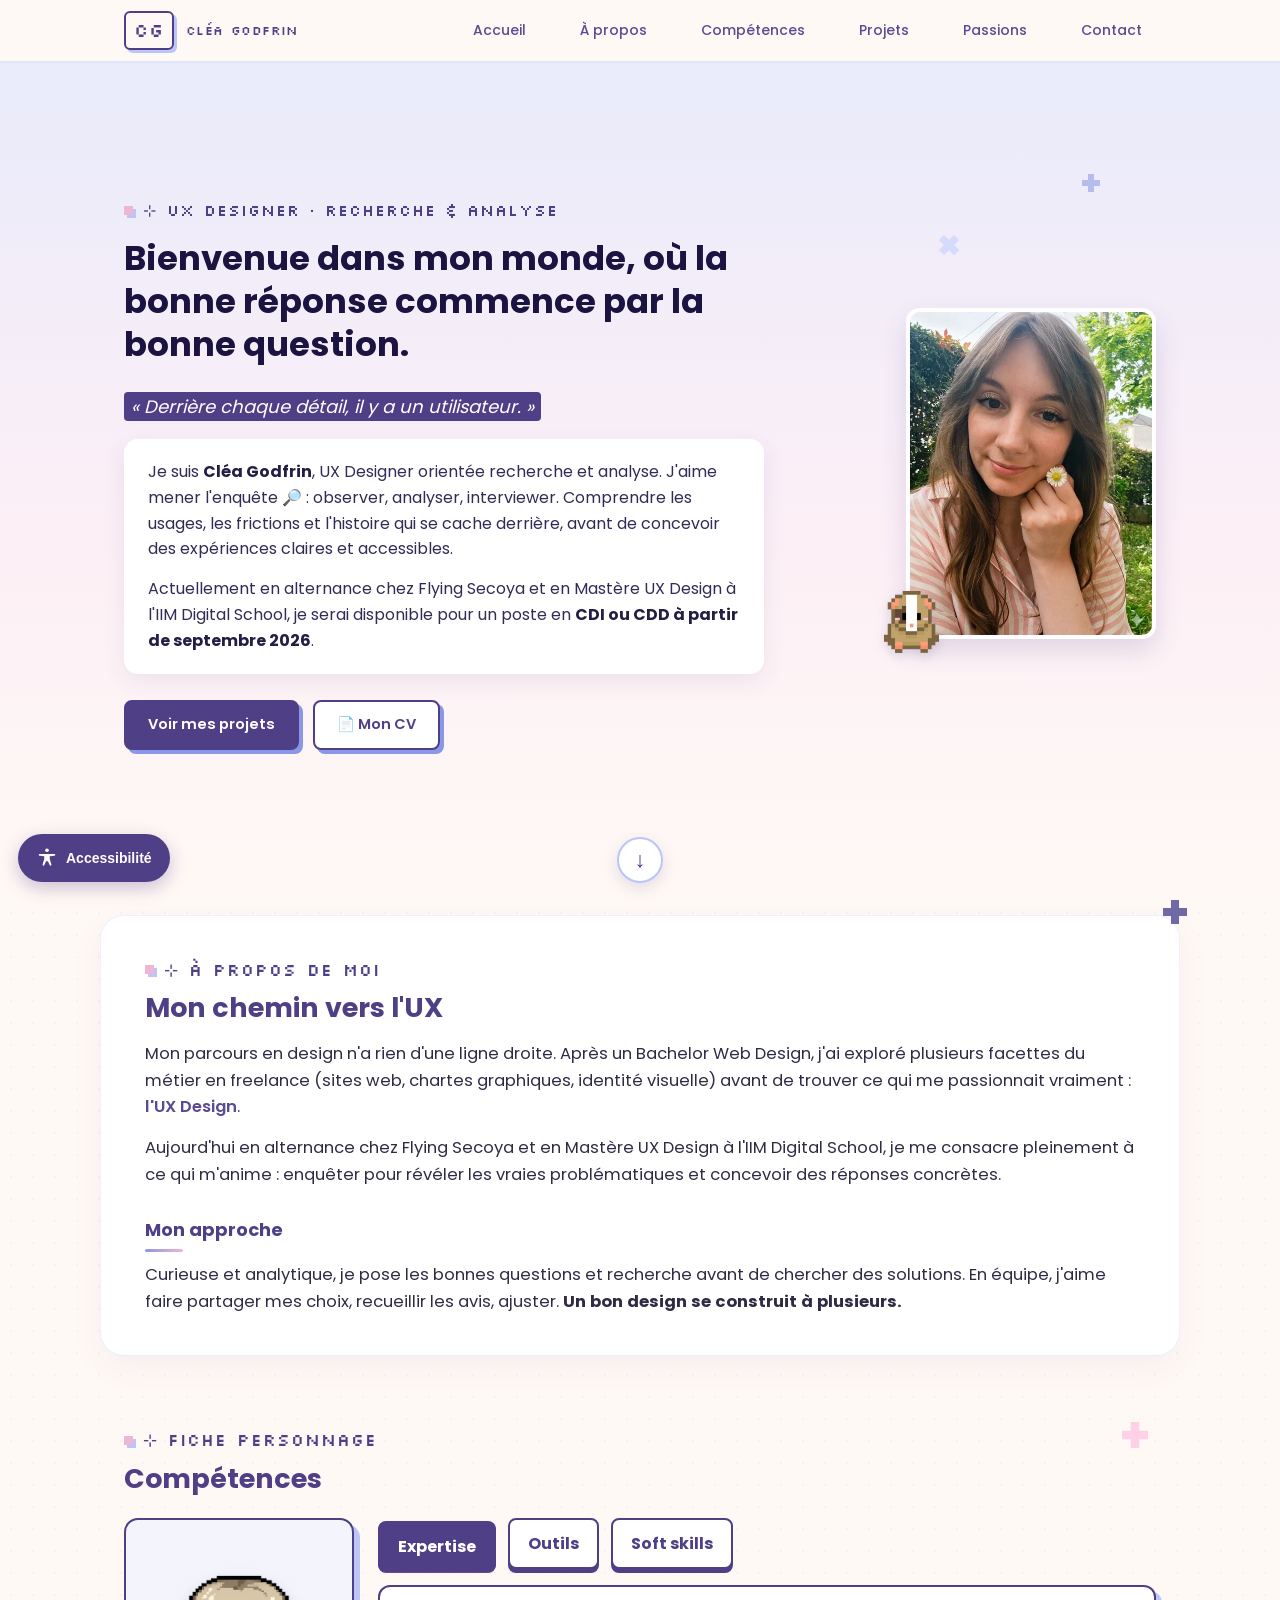
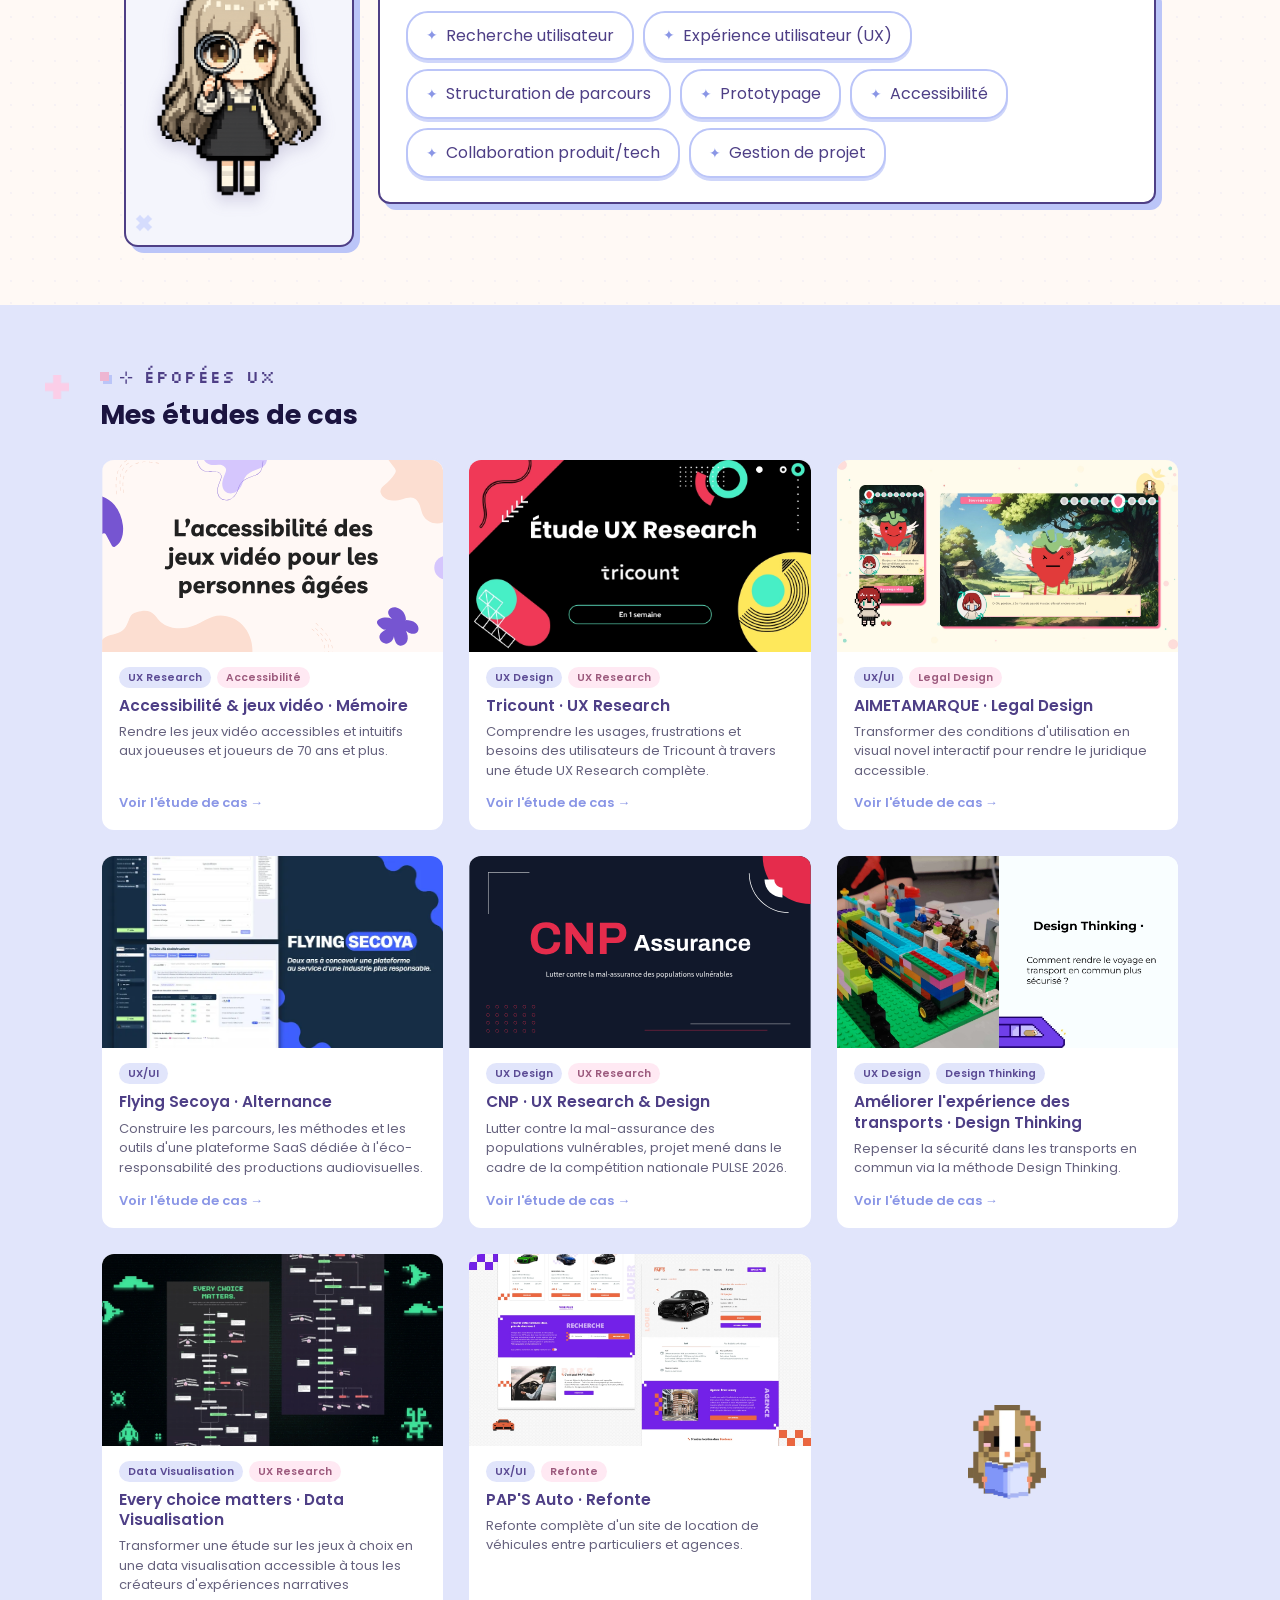
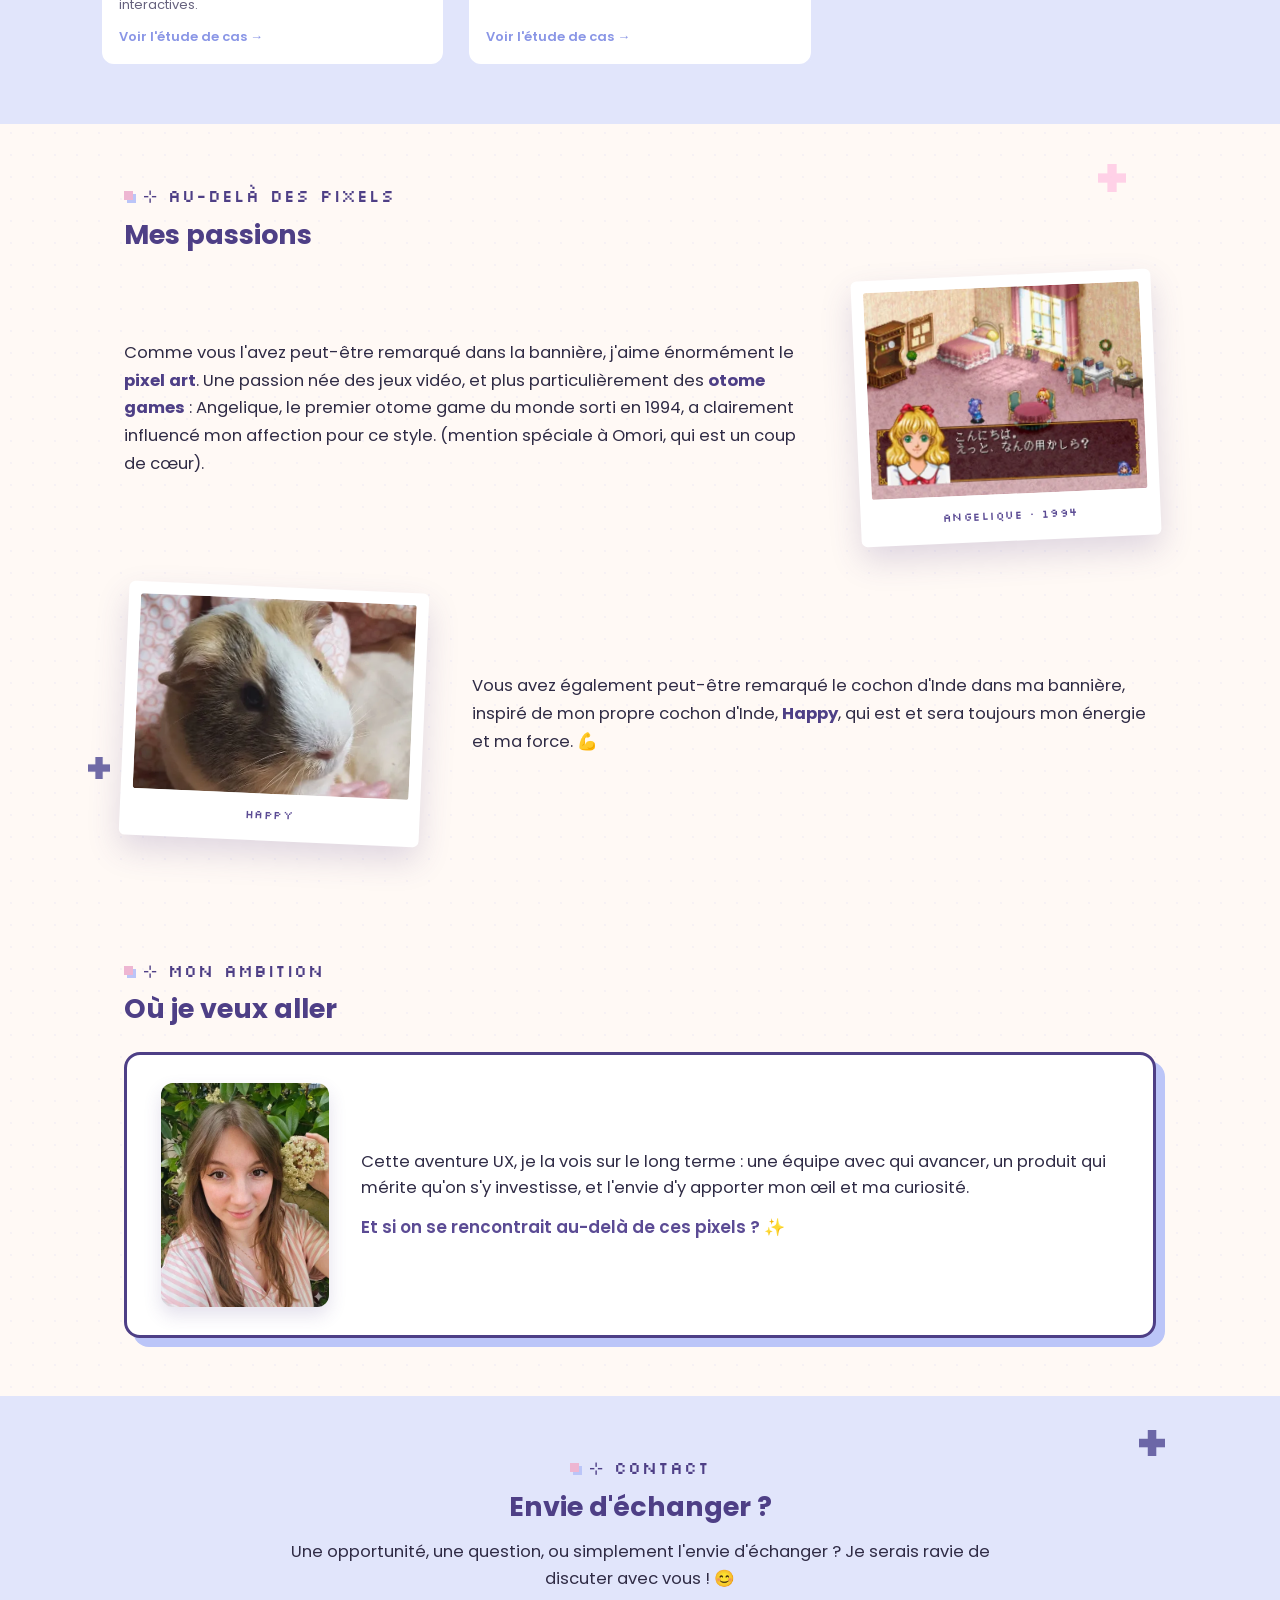
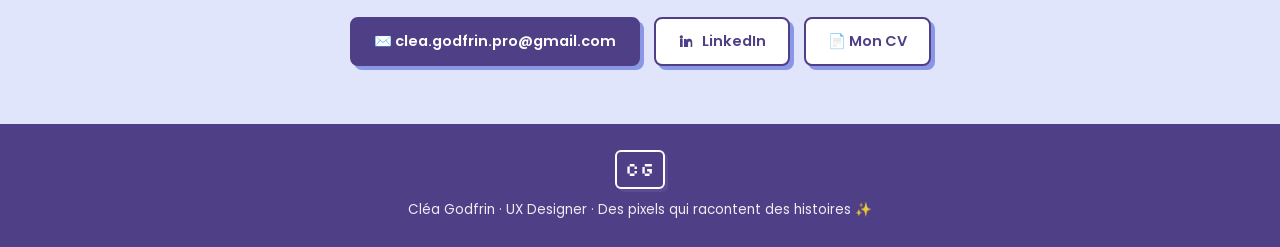
<file: index.html>
<!DOCTYPE html>
<html lang="fr">
<head>
<meta charset="UTF-8">
<meta name="viewport" content="width=device-width, initial-scale=1.0">
<title>Cléa Godfrin · UX Designer orientée recherche</title>
<meta name="description" content="Portfolio de Cléa Godfrin, UX Designer orientée recherche et analyse. Études de cas, démarche et projets UX.">
  <link rel="stylesheet" href="css/fonts.css">
  <link rel="stylesheet" href="css/styles.css">
</head>
<body>
  <div class="a11y">
    <button class="a11y-toggle" aria-expanded="false" aria-controls="a11y-panel">
      <svg viewBox="0 0 24 24" width="22" height="22" aria-hidden="true" fill="currentColor"><circle cx="12" cy="3.5" r="2"/><path d="M20 7.5a1 1 0 0 1 0 2l-5 .6V13l1.8 6.1a1 1 0 0 1-1.9.6L13 15.5h-2l-1.9 4.2a1 1 0 0 1-1.9-.6L9 13v-2.9l-5-.6a1 1 0 0 1 0-2h16z"/></svg>
      <span>Accessibilité</span>
    </button>
    <div class="a11y-panel" id="a11y-panel" hidden>
      <p class="a11y-title">Accessibilité</p>
      <button type="button" data-a11y="big" aria-pressed="false">Texte plus grand</button>
      <button type="button" data-a11y="contrast" aria-pressed="false">Contraste élevé</button>
      <button type="button" data-a11y="reduce" aria-pressed="false">Réduire les animations</button>
      <button type="button" data-a11y="links" aria-pressed="false">Souligner les liens</button>
    </div>
  </div>

  <nav aria-label="Navigation principale">
    <div class="nav-in">
      <a href="#top" class="brand" aria-label="Cléa Godfrin, retour en haut">
        <span class="logo">CG</span>
        <span class="brand-name">Cléa Godfrin</span>
      </a>
      <button class="nav-toggle" aria-label="Ouvrir le menu" aria-expanded="false"
        onclick="var n=document.getElementById('nl');var o=n.classList.toggle('open');this.setAttribute('aria-expanded',o)">☰</button>
      <div class="nav-links" id="nl">
        <a href="#top">Accueil</a>
        <a href="#apropos">À propos</a>
        <a href="#competences">Compétences</a>
        <a href="#epopees">Projets</a>
        <a href="#passions">Passions</a>
        <a href="#contact">Contact</a>
      </div>
    </div>
  </nav>

  <header class="hero" id="top">
    <div class="hero-in">
      <span class="star" aria-hidden="true" style="top:30px;right:8%;"></span>
      <span class="star rose" aria-hidden="true" style="bottom:40px;left:44%;transform:scale(.7);"></span>
      <span class="star rose" aria-hidden="true" style="top:74%;left:6%;transform:scale(.55);"></span>
      <img class="deco-plus" src="assets/plus-violet-pale.png" alt="" aria-hidden="true" style="width:30px;top:12%;right:20%">
      <div class="hero-text">
        <div class="hero-body">
          <p class="hero-kicker"><span class="sq"></span><span aria-hidden="true">⊹</span> UX DESIGNER · RECHERCHE &amp; ANALYSE</p>
          <h1>Bienvenue dans mon monde, où la bonne réponse commence par la bonne question.</h1>
          <p class="quote"><mark>« Derrière chaque détail, il y a un utilisateur. »</mark></p>
          <div class="hero-desc">
            <p class="intro">Je suis <b>Cléa Godfrin</b>, UX Designer orientée recherche et analyse. J'aime mener l'enquête 🔎 : observer, analyser, interviewer. Comprendre les usages, les frictions et l'histoire qui se cache derrière, avant de concevoir des expériences claires et accessibles.</p>
            <p class="avail">Actuellement en alternance chez Flying Secoya et en Mastère UX Design à l'IIM Digital School, je serai disponible pour un poste en <b>CDI ou CDD à partir de septembre 2026</b>.</p>
          </div>
          <div class="cta-row">
            <a href="#epopees" class="btn primary">Voir mes projets</a>
            <a href="assets/CV%20Clea%20Godfrin.pdf" target="_blank" rel="noopener" class="btn ghost">📄 Mon CV</a>
          </div>
        </div>
        <div class="hero-pp-wrap">
          <img class="hero-pp" src="assets/img-01.webp" alt="Photo de profil de Cléa Godfrin, souriante, tenant une petite fleur de pâquerette.">
          <img class="happy-pp" src="assets/img-02.webp" alt="" aria-hidden="true">
        </div>
      </div>
    </div>
    <a href="#apropos" class="scroll-down" aria-label="Aller à la section suivante"><span aria-hidden="true">↓</span></a>
  </header>

  <main id="main">


    <section id="apropos" aria-labelledby="t-apropos">
      <img class="deco-plus" src="assets/plus-violet.png" alt="" aria-hidden="true" style="width:24px;top:-16px;right:-8px">
      <p class="kicker"><span class="sq"></span><span aria-hidden="true">⊹</span> À PROPOS DE MOI</p>
      <h2 id="t-apropos">Mon chemin vers l'UX</h2>
      <div class="about-text">
        <p class="lead">Mon parcours en design n'a rien d'une ligne droite. Après un Bachelor Web Design, j'ai exploré plusieurs facettes du métier en freelance (sites web, chartes graphiques, identité visuelle) avant de trouver ce qui me passionnait vraiment : <span class="hl">l'UX Design</span>.</p>
        <p class="lead">Aujourd'hui en alternance chez Flying Secoya et en Mastère UX Design à l'IIM Digital School, je me consacre pleinement à ce qui m'anime : enquêter pour révéler les vraies problématiques et concevoir des réponses concrètes.</p>
        <h3 class="approach-title">Mon approche</h3>
        <p class="lead">Curieuse et analytique, je pose les bonnes questions et recherche avant de chercher des solutions. En équipe, j'aime faire partager mes choix, recueillir les avis, ajuster. <b>Un bon design se construit à plusieurs.</b></p>
      </div>
    </section>

    <section id="competences" aria-labelledby="t-competences">
      <img class="deco-plus" src="assets/plus-rose.png" alt="" aria-hidden="true" style="width:26px;top:56px;right:32px">
      <img class="deco-plus" src="assets/plus-violet-pale.png" alt="" aria-hidden="true" style="width:24px;bottom:70px;left:3%">
      <p class="kicker"><span class="sq"></span><span aria-hidden="true">⊹</span> FICHE PERSONNAGE</p>
      <h2 id="t-competences">Compétences</h2>
      <div class="skill-game">
        <div class="skill-main">
        <div class="skill-menu" role="tablist" aria-label="Catégories de compétences">
          <button class="skill-tab active" id="tab-exp" role="tab" aria-selected="true" aria-controls="panel-exp" data-cat="exp">Expertise</button>
          <button class="skill-tab" id="tab-tools" role="tab" aria-selected="false" aria-controls="panel-tools" tabindex="-1" data-cat="tools">Outils</button>
          <button class="skill-tab" id="tab-soft" role="tab" aria-selected="false" aria-controls="panel-soft" tabindex="-1" data-cat="soft">Soft skills</button>
        </div>
        <div class="skill-screen">
          <div class="skill-panel active" id="panel-exp" role="tabpanel" aria-labelledby="tab-exp">
            <span class="gp-tag">Recherche utilisateur</span>
            <span class="gp-tag">Expérience utilisateur (UX)</span>
            <span class="gp-tag">Structuration de parcours</span>
            <span class="gp-tag">Prototypage</span>
            <span class="gp-tag">Accessibilité</span>
            <span class="gp-tag">Collaboration produit/tech</span>
            <span class="gp-tag">Gestion de projet</span>
          </div>
          <div class="skill-panel" id="panel-tools" role="tabpanel" aria-labelledby="tab-tools" hidden>
            <span class="gp-tag">Figma / FigJam</span>
            <span class="gp-tag">Miro</span>
            <span class="gp-tag">Notion</span>
            <span class="gp-tag">WordPress</span>
            <span class="gp-tag">Claude</span>
            <span class="gp-tag">Suite Office</span>
          </div>
          <div class="skill-panel" id="panel-soft" role="tabpanel" aria-labelledby="tab-soft" hidden>
            <span class="gp-tag">Autonomie</span>
            <span class="gp-tag">Esprit analytique</span>
            <span class="gp-tag">Organisation</span>
            <span class="gp-tag">Communication</span>
            <span class="gp-tag">Empathie</span>
            <span class="gp-tag">Prise de décision</span>
          </div>
        </div>
        </div>
        <div class="skill-chibi"><img id="skill-char" src="assets/expertise.png" alt="" aria-hidden="true"></div>
      </div>
    </section>

    <section id="epopees" aria-labelledby="t-epopees">
      <img class="deco-plus" src="assets/plus-rose.png" alt="" aria-hidden="true" style="width:24px;top:70px;left:3.5%">
      <div class="epopees-in">
        <p class="kicker"><span class="sq"></span><span aria-hidden="true">⊹</span> ÉPOPÉES UX</p>
        <h2 id="t-epopees">Mes études de cas</h2>
        <div class="grid">

          <a class="card" data-reveal href="memoire.html">
            <div class="card-cover"><img src="assets/couverture%20m%C3%A9moire.svg" alt="Couverture « L'accessibilité des jeux vidéo pour les personnes âgées » : titre sur un fond pastel lavande et rose."></div>
            <div class="card-body">
              <div class="tags"><span class="tag">UX Research</span><span class="tag rose">Accessibilité</span></div>
              <h3>Accessibilité &amp; jeux vidéo · Mémoire</h3>
              <p>Rendre les jeux vidéo accessibles et intuitifs aux joueuses et joueurs de 70 ans et plus.</p>
              <span class="more">Voir l'étude de cas →</span>
            </div>
          </a>

          <a class="card" data-reveal href="tricount.html">
            <div class="card-cover"><img src="assets/TRICOUNT IMAGE COUVERTURE.webp" alt="Couverture « Étude UX Research : Tricount » avec formes géométriques colorées."></div>
            <div class="card-body">
              <div class="tags"><span class="tag">UX Design</span><span class="tag rose">UX Research</span></div>
              <h3>Tricount · UX Research</h3>
              <p>Comprendre les usages, frustrations et besoins des utilisateurs de Tricount à travers une étude UX Research complète.</p>
              <span class="more">Voir l'étude de cas →</span>
            </div>
          </a>

          <a class="card" data-reveal href="aimetamarque.html">
            <div class="card-cover"><img src="assets/AIMETAMARQUE.webp" alt="Couverture AIMETAMARQUE : visual novel avec un personnage fraise ailé dans un décor de forêt."></div>
            <div class="card-body">
              <div class="tags"><span class="tag">UX/UI</span><span class="tag rose">Legal Design</span></div>
              <h3>AIMETAMARQUE · Legal Design</h3>
              <p>Transformer des conditions d'utilisation en visual novel interactif pour rendre le juridique accessible.</p>
              <span class="more">Voir l'étude de cas →</span>
            </div>
          </a>

          <a class="card" data-reveal href="flying-secoya.html">
            <div class="card-cover"><img src="assets/img-03.webp" alt="Couverture du projet Flying Secoya : captures de la plateforme SaaS sur fond bleu nuit."></div>
            <div class="card-body">
              <div class="tags"><span class="tag">UX/UI</span></div>
              <h3>Flying Secoya · Alternance</h3>
              <p>Construire les parcours, les méthodes et les outils d'une plateforme SaaS dédiée à l'éco-responsabilité des productions audiovisuelles.</p>
              <span class="more">Voir l'étude de cas →</span>
            </div>
          </a>

          <a class="card" data-reveal href="cnp.html">
            <div class="card-cover"><img src="assets/CNP.svg" alt="Couverture « CNP Assurance » sur fond bleu nuit : lutter contre la mal-assurance des populations vulnérables."></div>
            <div class="card-body">
              <div class="tags"><span class="tag">UX Design</span><span class="tag rose">UX Research</span></div>
              <h3>CNP · UX Research &amp; Design</h3>
              <p>Lutter contre la mal-assurance des populations vulnérables, projet mené dans le cadre de la compétition nationale PULSE 2026.</p>
              <span class="more">Voir l'étude de cas →</span>
            </div>
          </a>

          <a class="card" data-reveal href="design-thinking.html">
            <div class="card-cover"><img src="assets/Design thinking.webp" alt="Couverture Design Thinking : maquette Lego d'un tramway, « Comment rendre le voyage en transport en commun plus sécurisé ? »."></div>
            <div class="card-body">
              <div class="tags"><span class="tag">UX Design</span><span class="tag violet">Design Thinking</span></div>
              <h3>Améliorer l'expérience des transports · Design Thinking</h3>
              <p>Repenser la sécurité dans les transports en commun via la méthode Design Thinking.</p>
              <span class="more">Voir l'étude de cas →</span>
            </div>
          </a>

          <a class="card" data-reveal href="every-choice-matters.html">
            <div class="card-cover"><img src="assets/Data.webp" alt="Couverture « Every choice matters » : arbres de décision sur fond noir façon jeu rétro."></div>
            <div class="card-body">
              <div class="tags"><span class="tag">Data Visualisation</span><span class="tag rose">UX Research</span></div>
              <h3>Every choice matters · Data Visualisation</h3>
              <p>Transformer une étude sur les jeux à choix en une data visualisation accessible à tous les créateurs d'expériences narratives interactives.</p>
              <span class="more">Voir l'étude de cas →</span>
            </div>
          </a>

          <a class="card" data-reveal href="paps-auto.html">
            <div class="card-cover"><img src="assets/PAPS.webp" alt="Couverture PAP'S Auto : maquettes du site de location de véhicules sur fond violet."></div>
            <div class="card-body">
              <div class="tags"><span class="tag">UX/UI</span><span class="tag rose">Refonte</span></div>
              <h3>PAP'S Auto · Refonte</h3>
              <p>Refonte complète d'un site de location de véhicules entre particuliers et agences.</p>
              <span class="more">Voir l'étude de cas →</span>
            </div>
          </a>

          <div class="happy-cell"><img class="happy-read" src="assets/img-11.webp" alt="" aria-hidden="true"></div>

        </div>
      </div>
    </section>

    <section id="passions" aria-labelledby="t-passions">
      <img class="deco-plus" src="assets/plus-rose.png" alt="" aria-hidden="true" style="width:28px;top:40px;right:5%">
      <img class="deco-plus" src="assets/plus-violet.png" alt="" aria-hidden="true" style="width:22px;bottom:120px;left:-12px">
      <p class="kicker"><span class="sq"></span><span aria-hidden="true">⊹</span> AU-DELÀ DES PIXELS</p>
      <h2 id="t-passions">Mes passions</h2>
      <div class="passion-list">
        <div class="passion-item" data-reveal>
          <figure class="polaroid">
            <img src="assets/img-12.webp" alt="Capture du jeu Angelique : une chambre en pixel art rétro avec un personnage blond et une boîte de dialogue en japonais.">
            <figcaption>Angelique · 1994</figcaption>
          </figure>
          <div class="passion-text">
            <p>Comme vous l'avez peut-être remarqué dans la bannière, j'aime énormément le <b>pixel art</b>. Une passion née des jeux vidéo, et plus particulièrement des <b>otome games</b> : Angelique, le premier otome game du monde sorti en 1994, a clairement influencé mon affection pour ce style. (mention spéciale à Omori, qui est un coup de cœur).</p>
          </div>
        </div>
        <div class="passion-item" data-reveal>
          <figure class="polaroid">
            <img src="assets/img-13.webp" alt="Photo de Happy, le cochon d'Inde de Cléa, au pelage roux et blanc.">
            <figcaption>Happy</figcaption>
          </figure>
          <div class="passion-text">
            <p>Vous avez également peut-être remarqué le cochon d'Inde dans ma bannière, inspiré de mon propre cochon d'Inde, <b>Happy</b>, qui est et sera toujours mon énergie et ma force. 💪</p>
          </div>
        </div>
      </div>
    </section>

    <section id="ambition" aria-labelledby="t-ambition">
      <p class="kicker"><span class="sq"></span><span aria-hidden="true">⊹</span> MON AMBITION</p>
      <h2 id="t-ambition">Où je veux aller</h2>
      <div class="ambition-card" data-reveal>
        <img src="assets/img-14.webp" alt="Portrait de Cléa Godfrin en extérieur, devant un feuillage vert, tenant des fleurs blanches.">
        <div>
          <p class="lead">Cette aventure UX, je la vois sur le long terme : une équipe avec qui avancer, un produit qui mérite qu'on s'y investisse, et l'envie d'y apporter mon œil et ma curiosité.</p>
          <p class="final">Et si on se rencontrait au-delà de ces pixels ? ✨</p>
        </div>
      </div>
    </section>

    <section id="contact" aria-labelledby="t-contact">
      <img class="deco-plus" src="assets/plus-violet.png" alt="" aria-hidden="true" style="width:26px;top:34px;right:9%">
      <div class="contact-in">
        <p class="kicker" style="justify-content:center;"><span class="sq"></span><span aria-hidden="true">⊹</span> CONTACT</p>
        <h2 id="t-contact">Envie d'échanger&nbsp;?</h2>
        <p class="lead">Une opportunité, une question, ou simplement l'envie d'échanger ? Je serais ravie de discuter avec vous ! 😊</p>
        <div class="contact-btns">
          <a href="mailto:clea.godfrin.pro@gmail.com" class="btn primary">✉️ clea.godfrin.pro@gmail.com</a>
          <a href="https://www.linkedin.com/in/cléa-godfrin/" target="_blank" rel="noopener" class="btn ghost" aria-label="Profil LinkedIn de Cléa Godfrin"><svg viewBox="0 0 24 24" width="16" height="16" fill="currentColor" aria-hidden="true"><path d="M4.98 3.5a2.5 2.5 0 1 1 0 5 2.5 2.5 0 0 1 0-5zM3 9h4v12H3zM9 9h3.8v1.7h.05c.53-1 1.83-2.05 3.77-2.05 4.03 0 4.78 2.65 4.78 6.1V21H19v-5.4c0-1.29-.02-2.95-1.8-2.95-1.8 0-2.08 1.4-2.08 2.85V21H9z"/></svg> LinkedIn</a>
          <a href="assets/CV%20Clea%20Godfrin.pdf" target="_blank" rel="noopener" class="btn ghost">📄 Mon CV</a>
        </div>
      </div>
    </section>

  </main>

  <footer>
    <a href="#top" class="logo" aria-label="Retour en haut">CG</a>
    <p class="fx">Cléa Godfrin · UX Designer · Des pixels qui racontent des histoires ✨</p>
  </footer>
<script>
(function(){
  var els=document.querySelectorAll('[data-reveal]');
  var reduce=window.matchMedia('(prefers-reduced-motion: reduce)').matches;
  if(reduce||!('IntersectionObserver'in window)){els.forEach(function(e){e.classList.add('in');});return;}
  var io=new IntersectionObserver(function(entries){
    entries.forEach(function(en,i){
      if(en.isIntersecting){
        var el=en.target;
        setTimeout(function(){el.classList.add('in');}, (el.dataset.delay?+el.dataset.delay:0));
        io.unobserve(el);
      }
    });
  },{threshold:.12,rootMargin:'0px 0px -8% 0px'});
  els.forEach(function(e,i){ e.dataset.delay=(i%3)*90; io.observe(e); });
})();
</script>
  <script>
  (function(){
    var root=document.documentElement, opts=['big','contrast','reduce','links'];
    try{opts.forEach(function(o){if(localStorage.getItem('a11y-'+o)==='1')root.classList.add('a11y-'+o);});}catch(e){}
    var toggle=document.querySelector('.a11y-toggle'), panel=document.getElementById('a11y-panel'), lbl=toggle.querySelector('span');
    function setOpen(open){
      if(open)panel.removeAttribute('hidden'); else panel.setAttribute('hidden','');
      toggle.setAttribute('aria-expanded',open?'true':'false');
      lbl.textContent = open ? 'Fermer' : 'Accessibilité';
    }
    toggle.addEventListener('click',function(){ setOpen(panel.hasAttribute('hidden')); });
    document.querySelectorAll('.a11y-panel button[data-a11y]').forEach(function(btn){
      var o=btn.getAttribute('data-a11y');
      if(root.classList.contains('a11y-'+o))btn.setAttribute('aria-pressed','true');
      btn.addEventListener('click',function(){
        var on=root.classList.toggle('a11y-'+o);
        btn.setAttribute('aria-pressed',on?'true':'false');
        try{localStorage.setItem('a11y-'+o,on?'1':'0');}catch(e){}
      });
    });
    document.addEventListener('keydown',function(e){if(e.key==='Escape'&&!panel.hasAttribute('hidden')){setOpen(false);toggle.focus();}});
  })();
  </script>
  <script>
  (function(){
    var tabs=[].slice.call(document.querySelectorAll('.skill-tab'));
    var panels=[].slice.call(document.querySelectorAll('.skill-panel'));
    if(!tabs.length) return;
    var chibi=document.getElementById('skill-char');
    var chars={exp:'assets/expertise.png',tools:'assets/outils.png',soft:'assets/soft.png'};
    function activate(tab){
      tabs.forEach(function(t){var on=t===tab;t.classList.toggle('active',on);t.setAttribute('aria-selected',on?'true':'false');t.tabIndex=on?0:-1;});
      panels.forEach(function(pl){var on=pl.id===tab.getAttribute('aria-controls');pl.classList.toggle('active',on);if(on)pl.removeAttribute('hidden');else pl.setAttribute('hidden','');});
      if(chibi){var c=tab.getAttribute('data-cat');if(chars[c])chibi.src=chars[c];}
    }
    tabs.forEach(function(tab){
      tab.addEventListener('click',function(){activate(tab);});
      tab.addEventListener('keydown',function(e){
        var i=tabs.indexOf(tab), n=null;
        if(e.key==='ArrowRight'||e.key==='ArrowDown') n=tabs[(i+1)%tabs.length];
        else if(e.key==='ArrowLeft'||e.key==='ArrowUp') n=tabs[(i-1+tabs.length)%tabs.length];
        if(n){e.preventDefault();activate(n);n.focus();}
      });
    });
  })();
  </script>
</body>
</html>
</file>
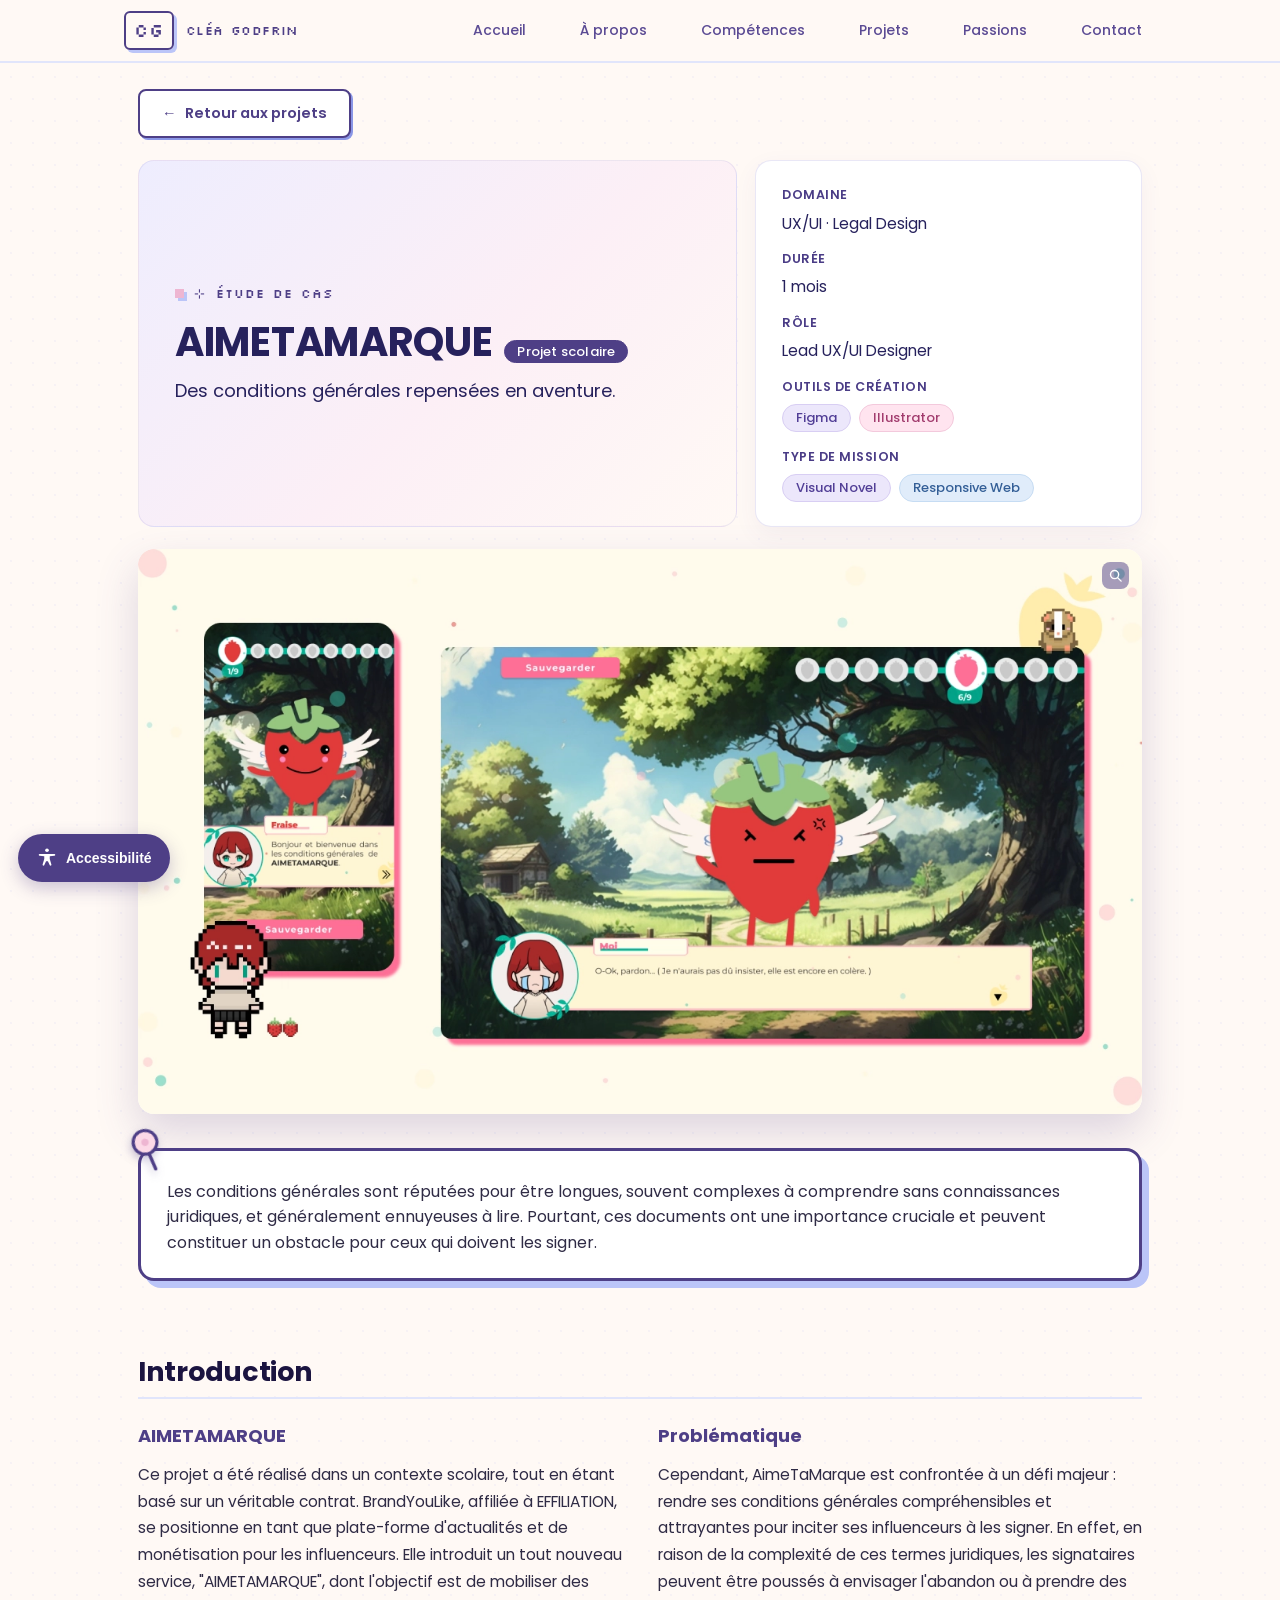
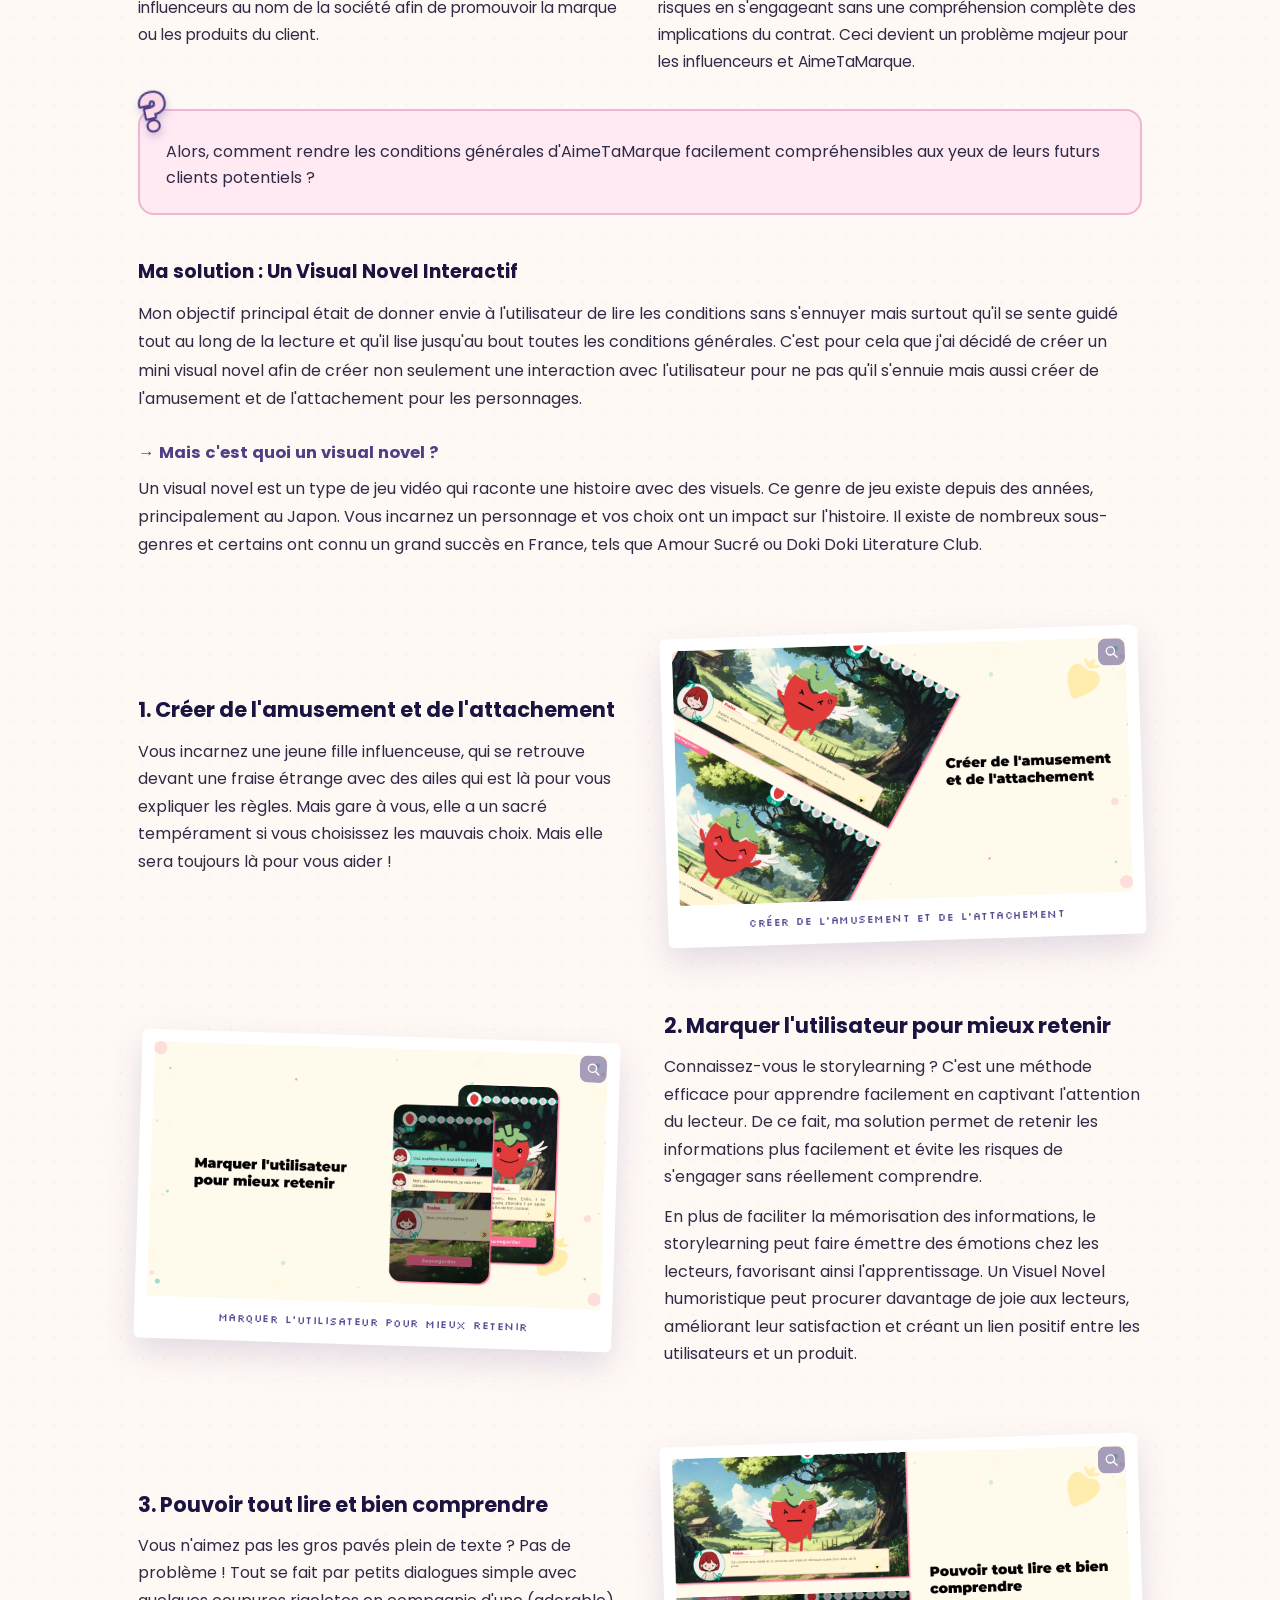
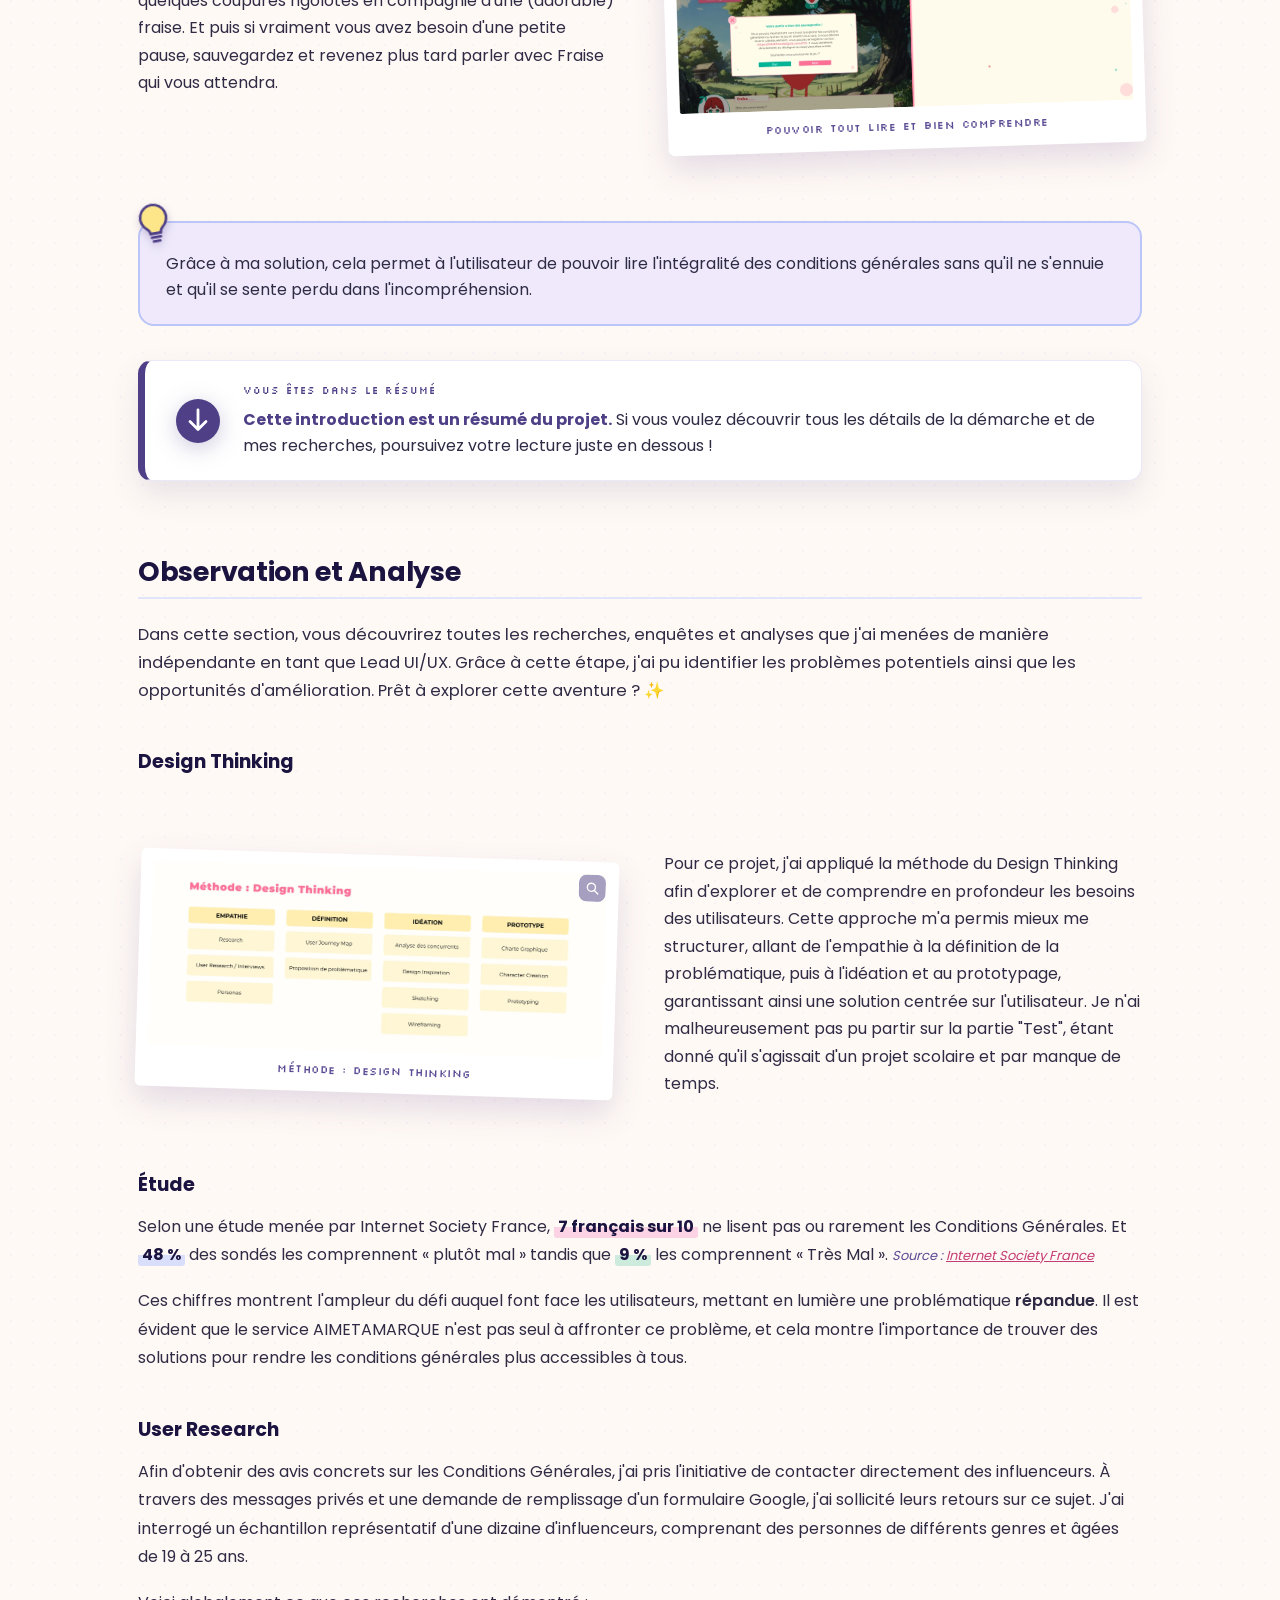
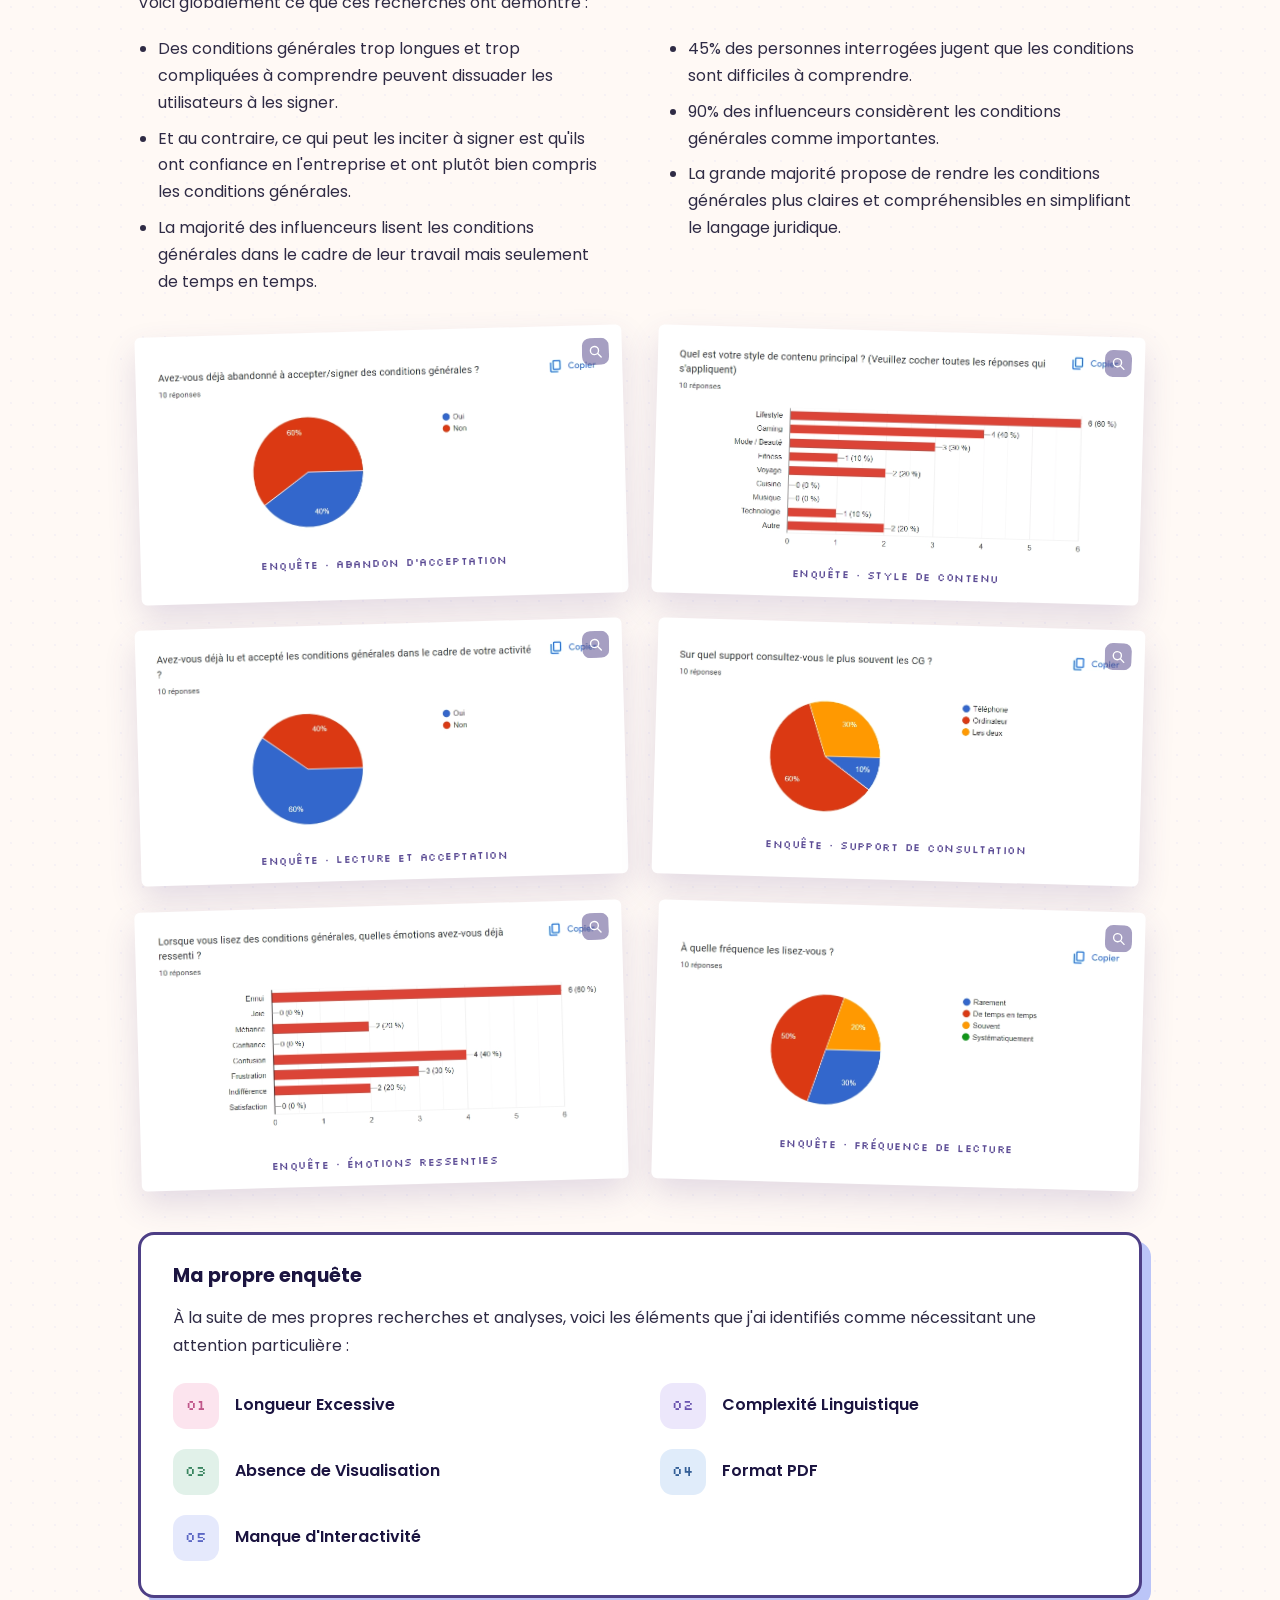
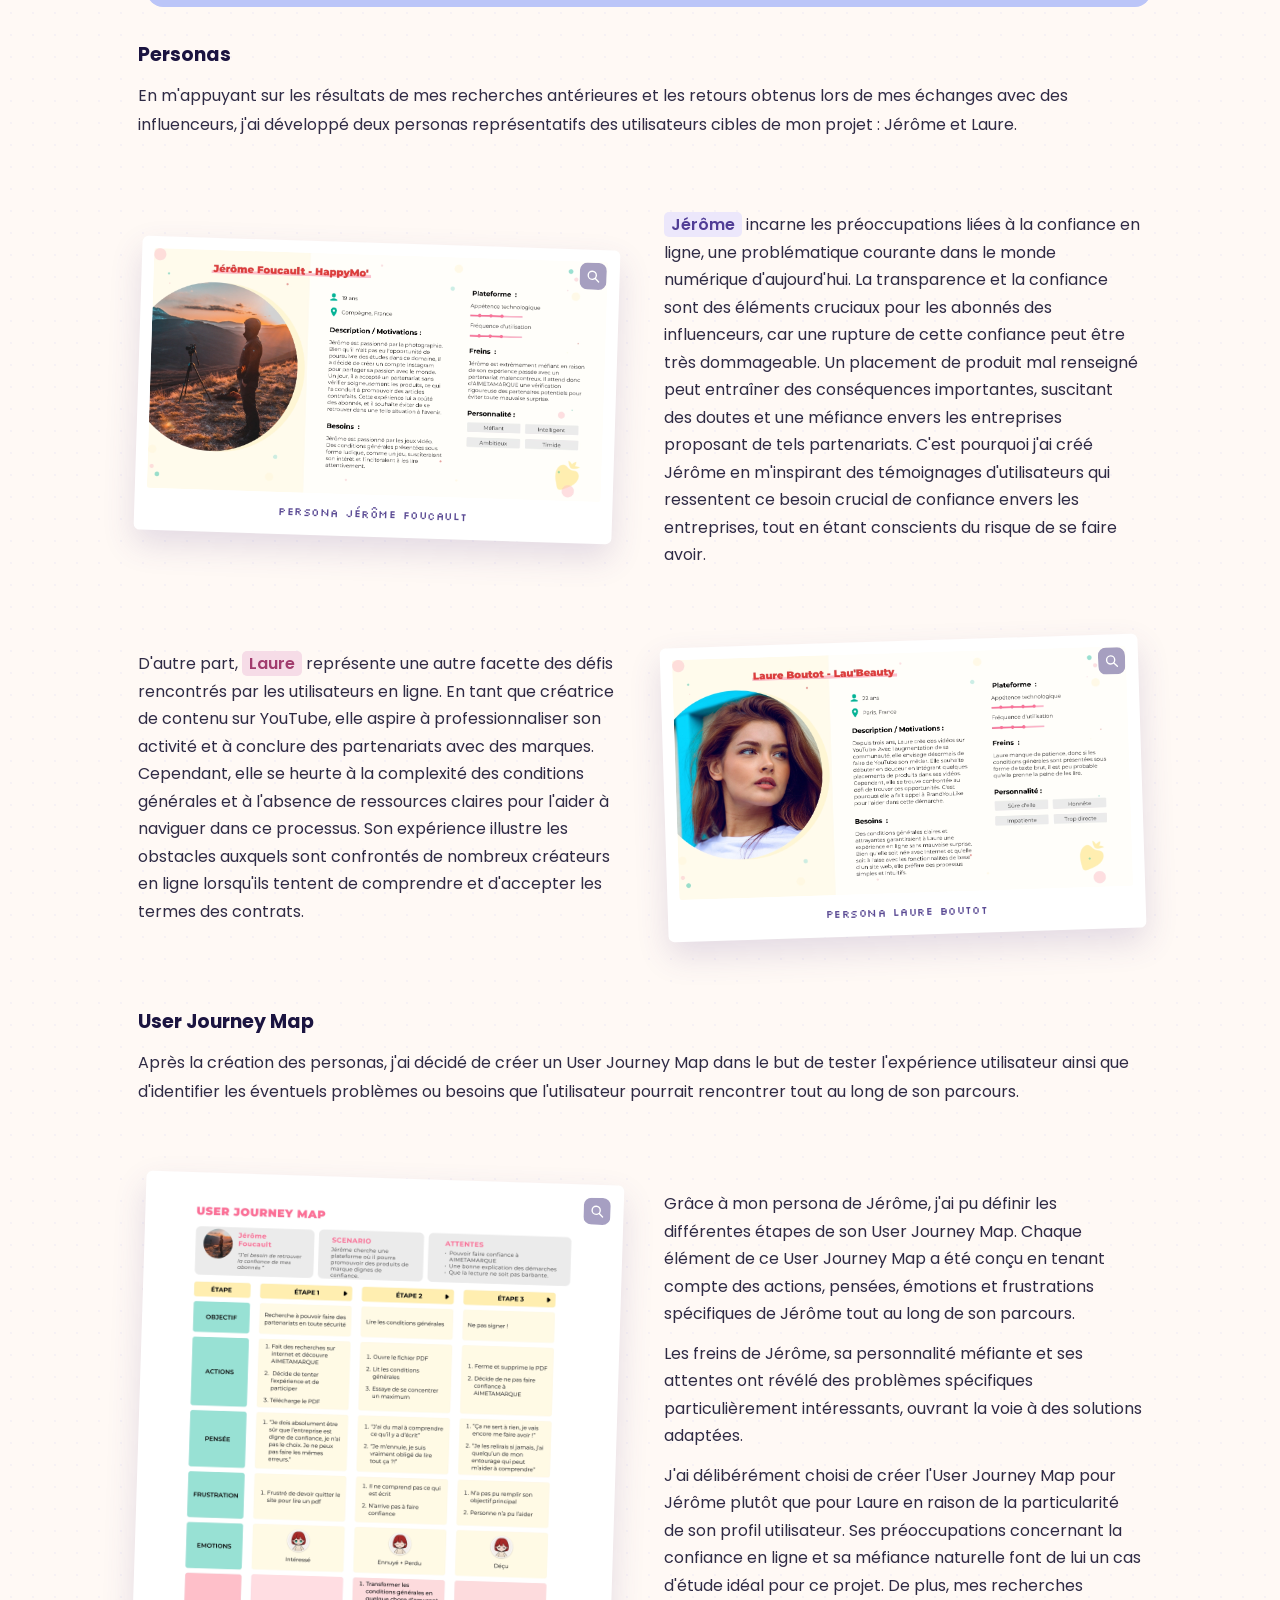
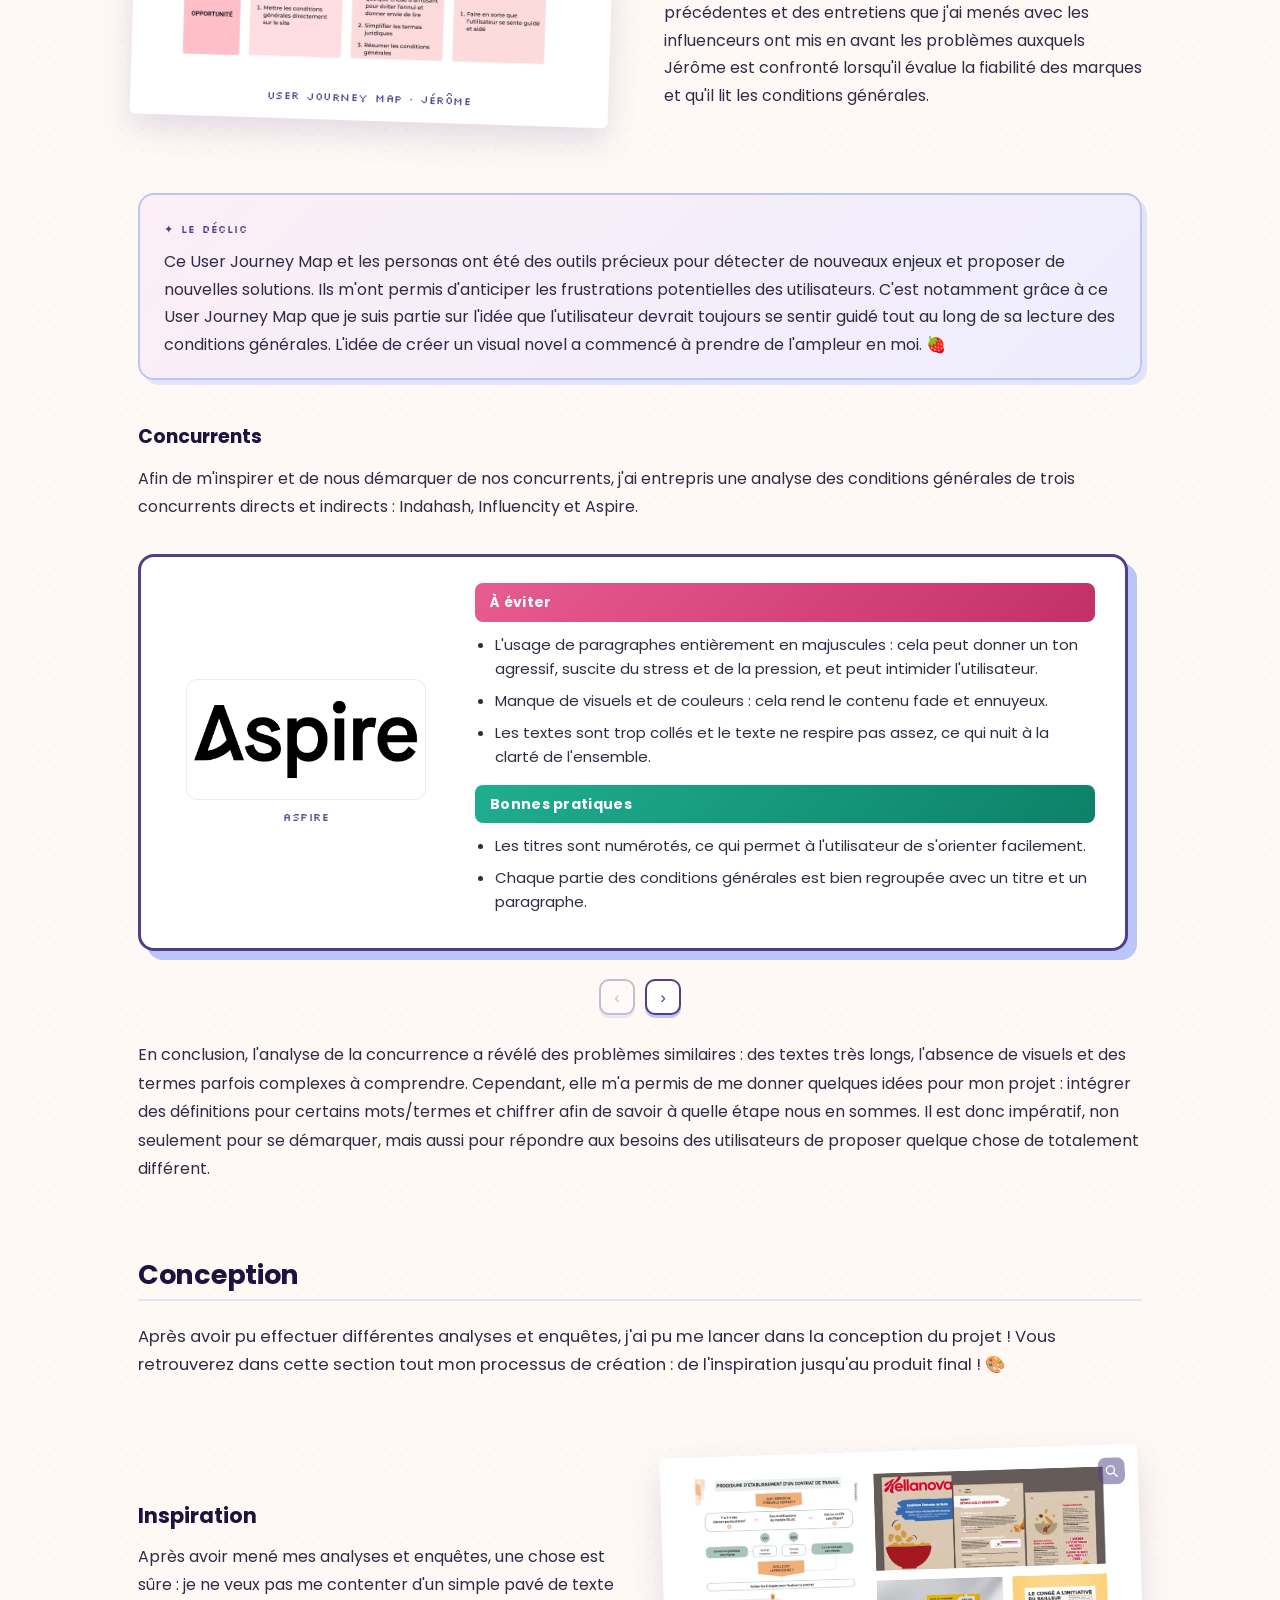
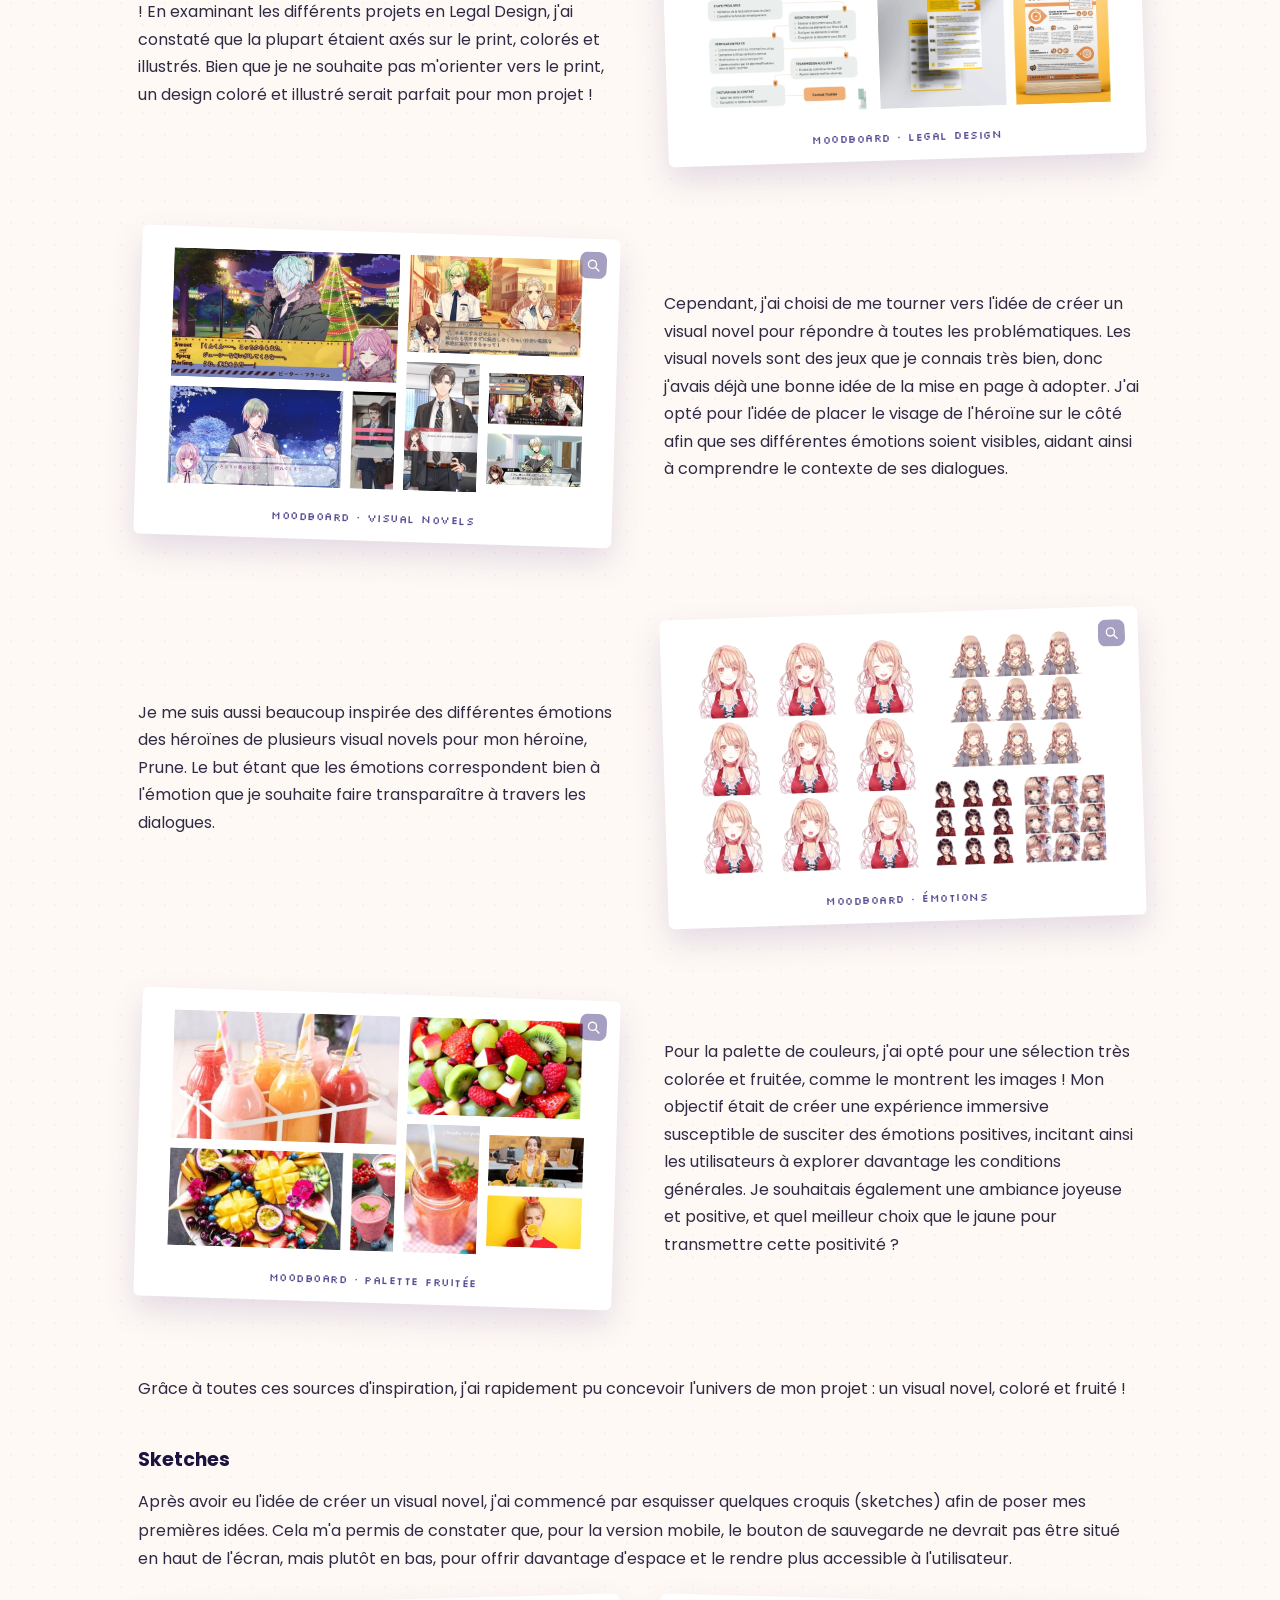
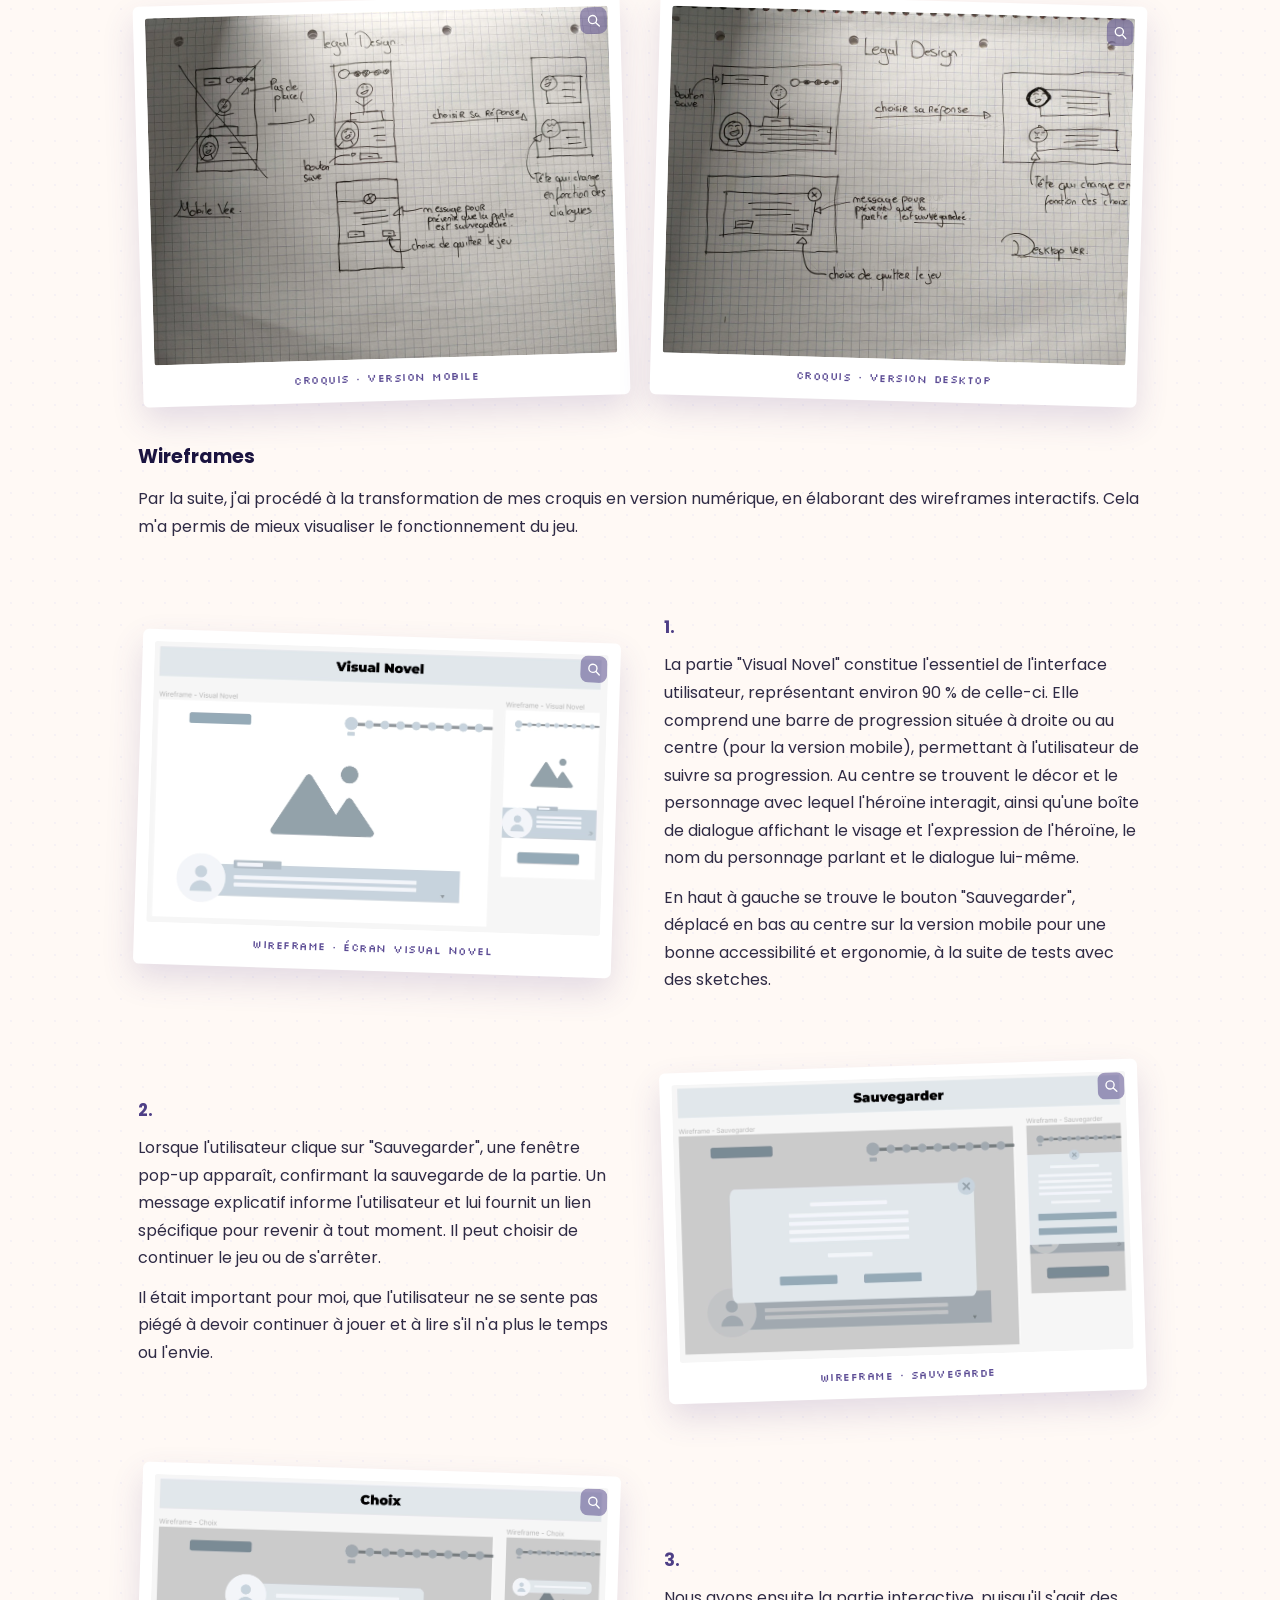
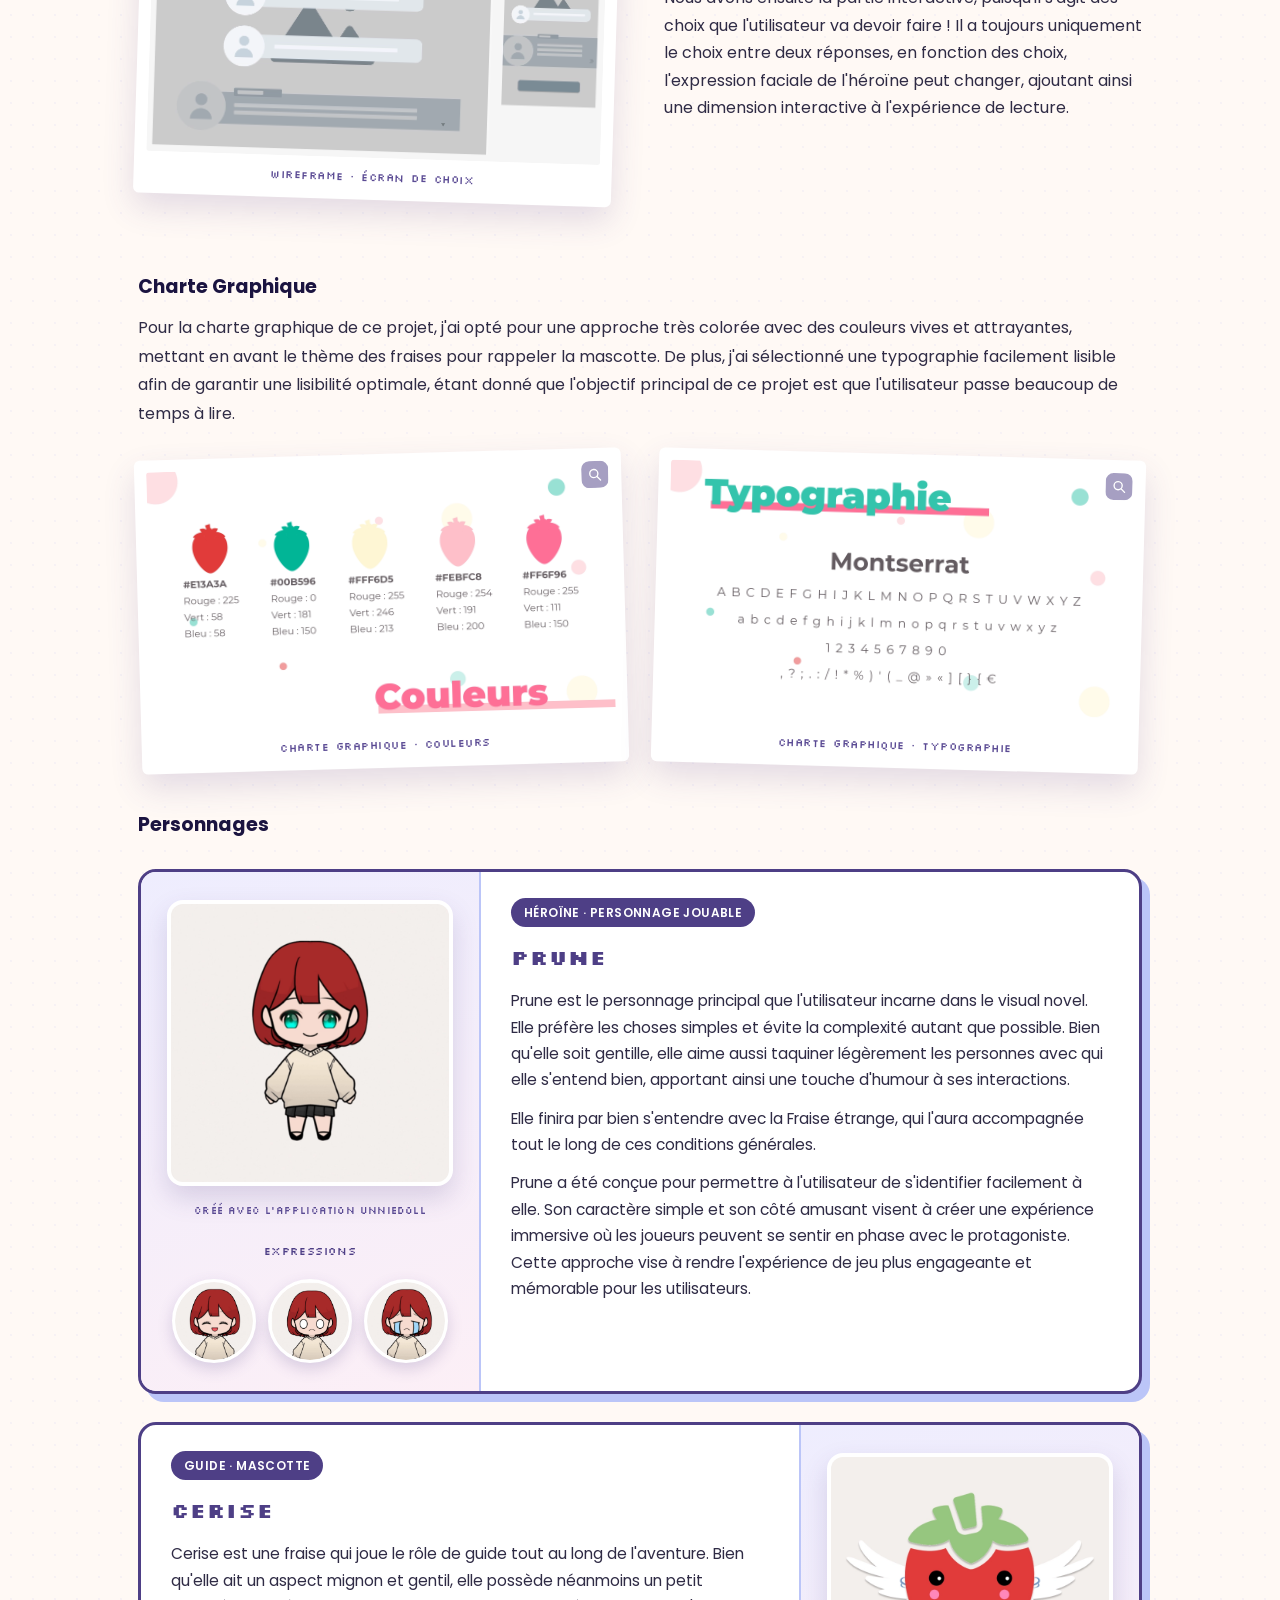
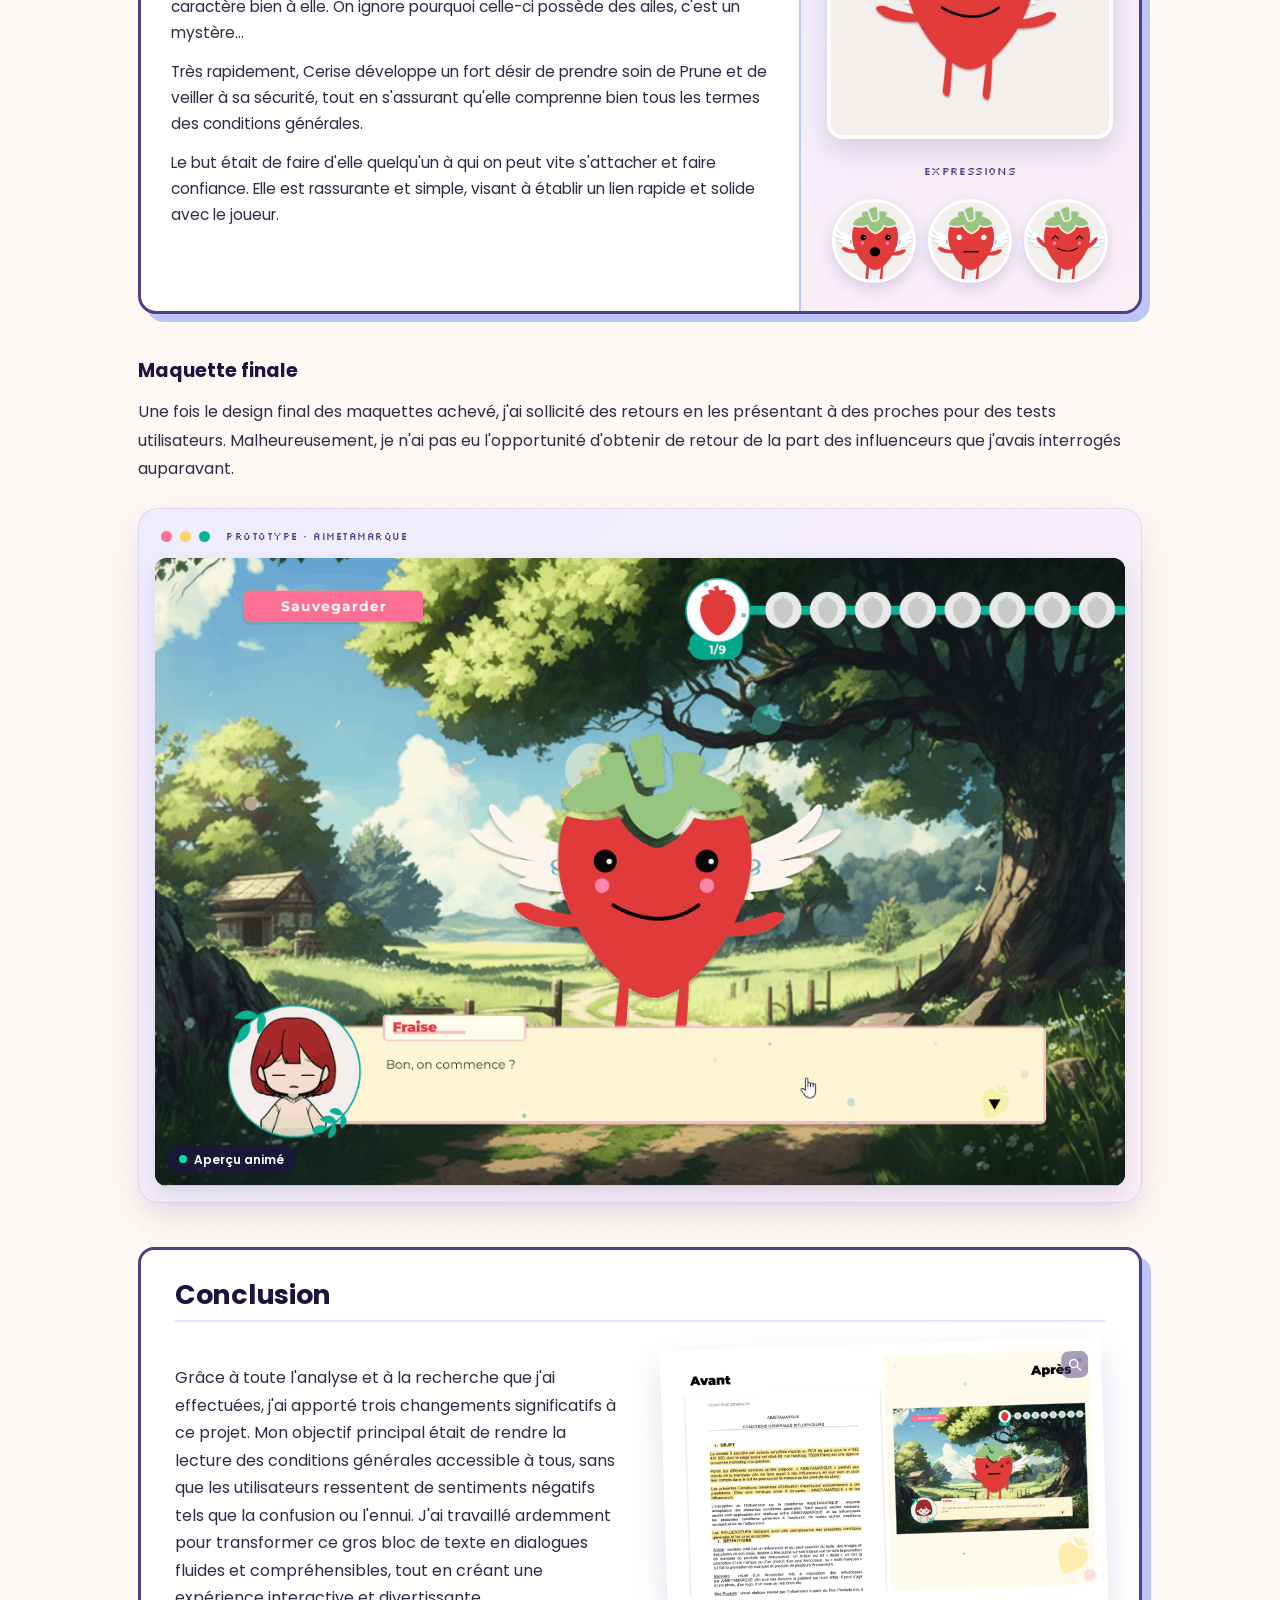
<file: aimetamarque.html>
<!DOCTYPE html>
<html lang="fr">
<head>
<meta charset="UTF-8">
<meta name="viewport" content="width=device-width, initial-scale=1.0">
<title>AIMETAMARQUE · Étude de cas — Cléa Godfrin</title>
<meta name="description" content="Étude de cas AIMETAMARQUE : transformer les conditions générales en visual novel interactif pour rendre le juridique accessible (Legal Design).">
  <link rel="stylesheet" href="css/fonts.css">
  <link rel="stylesheet" href="css/styles.css">
<style>
  .cs-wrap{max-width:1060px;margin:0 auto;padding:26px 28px 20px;}
  .cs-backlink{display:inline-flex;align-items:center;gap:8px;box-shadow:2px 2px 0 var(--lav-deep);margin-bottom:22px;}
  .cs-backlink:hover{box-shadow:3px 3px 0 var(--lav-deep);}

  /* En-tête bannière */
  .cs-top{display:grid;grid-template-columns:1.55fr 1fr;gap:18px;align-items:stretch;margin-bottom:22px;}
  .cs-hero{position:relative;overflow:hidden;background:linear-gradient(135deg,#EEEDFE 0%,#FCEFF6 55%,#FFF9F5 100%);border:1px solid rgba(83,74,183,.10);border-radius:16px;padding:34px 36px;display:flex;flex-direction:column;justify-content:center;}
  .cs-klabel{font-family:'Silkscreen';font-size:13px;letter-spacing:1px;color:var(--violet);display:flex;align-items:center;gap:10px;margin-bottom:16px;}
  .cs-klabel .sq{width:9px;height:9px;background:var(--rose-Pmid);box-shadow:3px 3px 0 var(--lav);flex:none;}
  .cs-title{font-family:'Poppins';font-weight:700;font-size:clamp(28px,3.8vw,40px);line-height:1.12;letter-spacing:-.3px;color:#26215C;margin:0 0 13px;display:flex;align-items:baseline;flex-wrap:wrap;gap:12px;}
  .cs-badge{font-family:'Poppins';font-weight:500;font-size:13px;letter-spacing:.2px;color:#fff;background:var(--violet);border:1px solid var(--violet);border-radius:20px;padding:4px 12px;line-height:1;white-space:nowrap;}
  .cs-lead{font-family:'Poppins';font-weight:400;font-size:clamp(15.5px,1.8vw,18px);line-height:1.5;color:#26215C;max-width:none;}
  .cs-cover{display:block;width:100%;padding:0;border:none;border-radius:16px;overflow:hidden;background:#fff;box-shadow:0 18px 44px rgba(78,63,134,.2);cursor:zoom-in;transition:transform .2s ease,box-shadow .2s ease;font:inherit;position:relative;margin:0 0 22px;}
  .cs-cover:hover,.cs-cover:focus-visible{transform:scale(1.006);outline:none;}
  .cs-cover img{width:100%;display:block;}

  /* Grille métadonnées — bloc blanc, tags colorés */
  .cs-meta{display:grid;grid-template-columns:1fr 1fr;column-gap:44px;row-gap:22px;}
  .cs-m{display:flex;flex-direction:column;gap:7px;min-width:0;}
  .cs-ml{font-family:'Poppins';font-weight:600;font-size:12.5px;letter-spacing:.5px;text-transform:uppercase;color:#4A3C86;}
  .cs-mv{font-family:'Poppins';font-weight:400;font-size:15.5px;line-height:1.4;color:#26215C;}
  .cs-tags{display:flex;flex-wrap:wrap;gap:8px;}
  .cs-tag{display:inline-block;font-family:'Poppins';font-weight:500;font-size:13px;color:#534AB7;background:#EEEDFE;border:1px solid rgba(83,74,183,.16);border-radius:20px;padding:5px 13px;line-height:1.2;}
  .cs-tag.rose{background:#FFE4EF;color:#A23C6E;border-color:#F3C9DC;}
  .cs-tag.lav{background:#E5E9FC;color:#4A3C86;border-color:#CDD5F6;}
  .cs-tag.violet{background:#ECE7FB;color:#513E96;border-color:#D8CEF3;}
  .cs-tag.green{background:#E1F1E9;color:#2C6E50;border-color:#C4E4D3;}
  .cs-tag.blue{background:#E0ECFA;color:#345F97;border-color:#C6DCF3;}
  .cs-metacard{background:#fff;border:1px solid rgba(83,74,183,.13);border-radius:16px;padding:24px 26px;box-shadow:0 8px 24px rgba(78,63,134,.06);display:flex;flex-direction:column;gap:15px;}
  .cs-disabled{opacity:.5;cursor:not-allowed;box-shadow:2px 2px 0 var(--lav-soft);}

  /* Sommaire : rail latéral collant à droite */
  html{scroll-behavior:smooth;}
  .cs-layout{display:block;}
  .cs-main{min-width:0;}
  .cs-rail{position:fixed;top:104px;right:24px;width:178px;z-index:40;}
  .cs-rail-h{font-family:'Silkscreen';font-size:10px;letter-spacing:.5px;color:var(--violet-mid);text-transform:uppercase;margin:0 0 14px;line-height:1.5;}
  .cs-rail a[href^="#"]{display:block;font-family:'Poppins';font-size:14px;color:#9089B8;text-decoration:none;padding:7px 0 7px 14px;border-left:2px solid #E4E1F5;line-height:1.35;transition:color .15s ease,border-color .15s ease;}
  .cs-rail a[href^="#"]:hover{color:var(--violet);}
  .cs-rail a[href^="#"].active{color:#1B1440;font-weight:600;border-left-color:var(--violet);}
  .cs-rail-back{display:inline-flex;align-items:center;gap:6px;font-family:'Poppins';font-size:13px;font-weight:600;color:var(--violet);text-decoration:none;margin-bottom:18px;}
  .cs-rail-back:hover{color:var(--violet-mid);text-decoration:underline;}

  /* Corps de texte */
  .cs-h3{font-family:'Poppins';font-weight:700;font-size:19px;color:#1B1440;margin:42px 0 12px;}
  .cs-h4{font-family:'Poppins';font-weight:700;font-size:16.5px;color:var(--violet);margin:26px 0 8px;}
  .cs-p{font-size:16px;line-height:1.78;color:var(--ink);margin:0 0 18px;max-width:none;}
  .cs-list{margin:6px 0 16px;padding-left:22px;max-width:none;}
  .cs-list li{font-size:16px;line-height:1.7;color:var(--ink);margin-bottom:9px;}

  /* Image ↔ texte (façon Flying Secoya / Notion) */
  .cs-step{display:grid;grid-template-columns:1fr 1fr;gap:48px;align-items:center;margin:72px 0;}
  .cs-step.flip .cs-step-txt{order:2;}
  .cs-step-txt{min-width:0;}
  .cs-step-txt h3{font-family:'Poppins';font-weight:700;font-size:21px;color:#1B1440;margin:0 0 14px;line-height:1.25;}
  .cs-step-txt h4{font-family:'Poppins';font-weight:700;font-size:17px;color:var(--violet);margin:0 0 10px;}
  .cs-step-txt p{font-size:16px;line-height:1.72;color:var(--ink);margin:0 0 12px;}
  .cs-step-txt p:last-child{margin-bottom:0;}
  .cs-step-media{min-width:0;}

  /* Images polaroïd cliquables */
  .cs-fig{position:relative;display:block;width:100%;padding:12px 12px 14px;border:none;border-radius:6px;background:#fff;box-shadow:0 14px 32px rgba(78,63,134,.16);cursor:zoom-in;transform:rotate(-1.8deg);transition:transform .3s ease,box-shadow .3s ease;font:inherit;}
  .cs-step.flip .cs-fig{transform:rotate(1.8deg);}
  .cs-fig:hover,.cs-fig:focus-visible{transform:rotate(0deg) scale(1.02);box-shadow:0 22px 42px rgba(78,63,134,.22);outline:none;}
  .cs-fig img{width:100%;border-radius:3px;display:block;}
  .cs-cap{display:block;font-family:'Silkscreen';font-size:11px;letter-spacing:.5px;color:var(--violet-mid);text-align:center;margin-top:11px;line-height:1.5;}
  .cs-fig::after,.cs-img::after,.cs-cover::after{content:'';position:absolute;top:13px;right:13px;width:27px;height:27px;border-radius:8px;background:rgba(78,63,134,.5) url("data:image/svg+xml,%3Csvg xmlns='http://www.w3.org/2000/svg' viewBox='0 0 24 24' fill='none' stroke='white' stroke-width='2.2' stroke-linecap='round'%3E%3Ccircle cx='10.5' cy='10.5' r='6.5'/%3E%3Cline x1='15.5' y1='15.5' x2='21' y2='21'/%3E%3C/svg%3E") center/15px no-repeat;opacity:1;transition:transform .18s ease,background-color .18s ease;pointer-events:none;}
  .cs-fig:hover::after,.cs-fig:focus-visible::after,.cs-img:hover::after,.cs-img:focus-visible::after,.cs-cover:hover::after,.cs-cover:focus-visible::after{transform:scale(1.12);background-color:var(--violet);}

  /* Grande image pleine largeur (diagramme / tableau) */
  .cs-img{position:relative;display:block;width:100%;padding:12px 12px 14px;border:none;border-radius:6px;background:#fff;box-shadow:0 14px 32px rgba(78,63,134,.16);cursor:zoom-in;transform:rotate(-1.8deg);transition:transform .3s ease,box-shadow .3s ease;font:inherit;margin:20px 0 6px;}
  .cs-img:hover,.cs-img:focus-visible{transform:rotate(0deg) scale(1.02);box-shadow:0 22px 42px rgba(78,63,134,.22);outline:none;}
  .cs-img img{width:100%;display:block;border-radius:3px;}
  .cs-imgcap{display:block;font-family:'Silkscreen';font-size:11px;letter-spacing:.5px;color:var(--violet-mid);text-align:center;margin:10px 0 24px;}

  /* Galerie d'images (grille de polaroïds) */
  .cs-gallery{display:grid;grid-template-columns:1fr 1fr;gap:26px 30px;margin:26px 0 30px;}
  .cs-gallery .cs-fig{transform:rotate(-1.6deg);}
  .cs-gallery .cs-fig:nth-child(even){transform:rotate(1.6deg);}
  .cs-gallery .cs-fig:hover,.cs-gallery .cs-fig:focus-visible{transform:rotate(0deg) scale(1.02);}

  /* Design Thinking (composant natif, dans la DA) */
  .cs-dt{display:flex;flex-direction:column;gap:13px;}
  .cs-dt-phase{background:#fff;border:2px solid var(--lav);border-radius:14px;padding:13px 15px 14px;box-shadow:4px 4px 0 var(--lav-soft);}
  .cs-dt-phase h5{font-family:'Silkscreen';font-size:11px;letter-spacing:.4px;margin:0 0 10px;display:flex;align-items:center;gap:9px;color:#1B1440;}
  .cs-dt-phase h5 .n{width:22px;height:22px;border-radius:7px;display:inline-flex;align-items:center;justify-content:center;font-size:11px;color:#fff;flex:none;}
  .cs-dt-p1 h5 .n{background:#C0568A;}
  .cs-dt-p2 h5 .n{background:#5B67C4;}
  .cs-dt-p3 h5 .n{background:#6A54B0;}
  .cs-dt-p4 h5 .n{background:#38855F;}
  .cs-dt-chips{display:flex;flex-wrap:wrap;gap:7px;}
  .cs-dt-chips span{font-family:'Poppins';font-size:12.5px;color:#4A3C86;background:#EEEDFE;border:1px solid rgba(83,74,183,.16);border-radius:16px;padding:4px 11px;line-height:1.3;}

  /* Ma propre enquête (cartes de points d'attention) */
  .cs-issues{display:grid;grid-template-columns:repeat(auto-fit,minmax(230px,1fr));gap:16px;margin:22px 0 8px;}
  .cs-issue{display:flex;align-items:center;gap:14px;background:#fff;border:2px solid var(--lav);border-radius:14px;padding:15px 18px;box-shadow:4px 4px 0 var(--lav-soft);}
  .cs-issue .ico{width:44px;height:44px;border-radius:12px;flex:none;display:flex;align-items:center;justify-content:center;}
  .cs-issue .ico svg{width:23px;height:23px;}
  .cs-issue b{font-family:'Poppins';font-weight:600;font-size:15px;color:#1B1440;line-height:1.3;}
  .cs-issue.i1 .ico{background:#FFE4EF;color:#C0568A;}
  .cs-issue.i2 .ico{background:#ECE7FB;color:#6A54B0;}
  .cs-issue.i3 .ico{background:#E1F1E9;color:#38855F;}
  .cs-issue.i4 .ico{background:#E0ECFA;color:#345F97;}
  .cs-issue.i5 .ico{background:#E5E9FC;color:#5B67C4;}

  /* Ma propre enquête — encadré blanc + grille numérotée (cohérence PAP'S) */
  .cs-box{background:#fff;border:3px solid var(--violet);border-radius:16px;box-shadow:9px 9px 0 var(--lav);padding:26px 32px 30px;margin:46px 0 8px;}
  .cs-box > .cs-h3{margin-top:0;}
  .cs-numgrid{display:grid;grid-template-columns:1fr 1fr;gap:20px 40px;margin:22px 0 4px;}
  .cs-numitem{display:flex;gap:16px;align-items:center;}
  .cs-numitem .n{display:inline-flex;align-items:center;justify-content:center;width:46px;height:46px;border-radius:13px;font-family:'Silkscreen';font-size:14px;flex:none;}
  .cs-numitem b{font-family:'Poppins';font-weight:600;font-size:16px;color:#1B1440;line-height:1.3;}
  .cs-numitem:nth-child(1) .n{background:#FCE4EE;color:#C0568A;}
  .cs-numitem:nth-child(2) .n{background:#ECE7FB;color:#6A54B0;}
  .cs-numitem:nth-child(3) .n{background:#E1F1E9;color:#38855F;}
  .cs-numitem:nth-child(4) .n{background:#E0ECFA;color:#345F97;}
  .cs-numitem:nth-child(5) .n{background:#E5E9FC;color:#5B67C4;}
  @media(max-width:820px){.cs-box{padding:20px 18px;box-shadow:5px 5px 0 var(--lav);}.cs-numgrid{grid-template-columns:1fr;gap:16px;}}

  /* Étude — chiffres surlignés (feutre pastel) */
  .cs-mark{font-weight:700;color:#1B1440;padding:0 4px;border-radius:3px;box-decoration-break:clone;-webkit-box-decoration-break:clone;}
  .cs-mark.r{background:linear-gradient(transparent 54%,#FBD3E4 54%);}
  .cs-mark.v{background:linear-gradient(transparent 54%,#D9DEFA 54%);}
  .cs-mark.g{background:linear-gradient(transparent 54%,#CDEBDD 54%);}
  .cs-srcinline{font-size:13px;font-style:italic;color:var(--violet-mid);}
  .cs-srcinline a{color:#C43C74;text-decoration:underline;}

  /* Étude — panneau statistiques */
  .cs-study{background:linear-gradient(135deg,#EEEDFE 0%,#FCEFF6 55%,#FFF9F5 100%);border:2px solid var(--lav);border-radius:16px;padding:24px 26px 22px;margin:16px 0 12px;box-shadow:6px 6px 0 var(--lav-soft);}
  .cs-studylead{font-size:15.5px;line-height:1.7;color:var(--ink);margin:0 0 18px;}
  .cs-stats{display:flex;flex-wrap:wrap;gap:14px;margin:24px 0 16px;}
  .cs-stat{flex:1 1 0;min-width:140px;display:flex;flex-direction:column;align-items:center;text-align:center;padding:16px 14px;background:#fff;border:1.5px solid rgba(83,74,183,.12);border-radius:14px;box-shadow:0 5px 14px rgba(78,63,134,.06);}
  .cs-stat .ic{width:38px;height:38px;border-radius:11px;flex:none;display:flex;align-items:center;justify-content:center;margin-bottom:9px;}
  .cs-stat .ic svg{width:20px;height:20px;}
  .cs-ring{position:relative;width:120px;height:120px;border-radius:50%;background:conic-gradient(var(--c) calc(var(--p)*1%),#E4DFF4 0);display:flex;align-items:center;justify-content:center;margin:0 auto 14px;box-shadow:0 8px 18px rgba(78,63,134,.10);}
  .cs-ring::after{content:'';position:absolute;inset:12px;background:#fff;border-radius:50%;}
  .cs-ring b{position:relative;z-index:1;font-family:'Poppins';font-weight:800;font-size:25px;color:var(--c);line-height:1;}
  .cs-stat b{font-family:'Poppins';font-weight:800;font-size:clamp(23px,3.4vw,33px);line-height:1;margin-bottom:6px;}
  .cs-stat:nth-child(1) b{color:#C43C74;} .cs-stat:nth-child(1) .ic{background:#FCE4EE;color:#C43C74;}
  .cs-stat:nth-child(2) b{color:#6A4AA0;} .cs-stat:nth-child(2) .ic{background:#EDE7F8;color:#6A4AA0;}
  .cs-stat:nth-child(3) b{color:#3E5AA8;} .cs-stat:nth-child(3) .ic{background:#E3E9F7;color:#3E5AA8;}
  .cs-panel{background:#FBEDF4;border:1.5px solid rgba(196,60,116,.12);border-radius:18px;padding:6px 30px 26px;margin:22px 0;box-shadow:0 10px 30px rgba(78,63,134,.06);}
  .cs-panel.arcade{background:#fff;border:3px solid var(--violet);box-shadow:9px 9px 0 var(--lav);}
  .cs-panel.arcade .cs-issue{background:#F6F4FC;}
  .cs-panel.violet{background:#EFE9FB;border:1.5px solid rgba(83,74,183,.14);margin-top:46px;}
  .cs-panel .cs-h3{margin-top:24px;}
  @media(max-width:820px){.cs-panel{padding:6px 18px 20px;}}
  .cs-declic{background:linear-gradient(135deg,#FCEFF6 0%,#EEEDFE 100%);border:2px solid var(--lav);border-radius:16px;padding:20px 24px;margin:28px 0 6px;box-shadow:5px 5px 0 var(--lav-soft);}
  .cs-declic .lbl{display:inline-flex;align-items:center;gap:7px;font-family:'Silkscreen';font-size:11px;letter-spacing:.5px;color:var(--violet);margin-bottom:9px;}
  .cs-declic p{font-size:16px;line-height:1.72;color:var(--ink);margin:0;}
  .cs-stat .lbl{font-family:'Poppins';font-size:12.5px;line-height:1.4;color:#4A4370;max-width:190px;}
  .cs-studysrc{font-size:14px;font-style:italic;color:#6B6390;margin:0;}
  .cs-studysrc a{color:var(--violet);}

  /* Sprites d'émotions (petites pastilles rondes) */
  .cs-sprites{display:flex;gap:14px;flex-wrap:wrap;margin:16px 0 4px;}
  .cs-sprites img{width:66px;height:66px;border-radius:50%;object-fit:cover;background:#fff;box-shadow:0 5px 14px rgba(78,63,134,.15);}

  /* Bonnes pratiques / À éviter (analyse concurrents) */
  .cs-praxis{margin:0 0 10px;}
  .cs-praxis h5{display:block;font-family:'Poppins';font-weight:700;font-size:14px;letter-spacing:.3px;color:#fff;border-radius:8px;padding:8px 15px;margin:16px 0 11px;}
  .cs-praxis.avoid h5{background:linear-gradient(135deg,#E85C90 0%,#C33069 100%);}
  .cs-praxis.good h5{background:linear-gradient(135deg,#1FAE90 0%,#0C8168 100%);}
  .cs-praxis ul{margin:0;padding-left:20px;}
  .cs-praxis li{font-size:15px;line-height:1.6;color:var(--ink);margin-bottom:8px;}
  .cs-praxbox{background:#fff;border:2px solid var(--lav);border-radius:16px;padding:20px 24px 18px;box-shadow:5px 5px 0 var(--lav-soft);}
  .cs-praxbox > .cs-praxis:first-child h5{margin-top:0;}
  .cs-praxbox > .cs-praxis:last-child{margin-bottom:0;}
  .cs-compo{display:grid;grid-template-columns:270px 1fr;gap:34px;align-items:center;background:#fff;border:3px solid var(--violet);border-radius:16px;padding:26px 30px;box-shadow:9px 9px 0 var(--lav);margin:24px 0;}
  .cs-compo.rev{grid-template-columns:1fr 270px;}
  .cs-compo-logo{text-align:center;min-width:0;}
  .cs-compo-logo img{max-width:240px;width:100%;border-radius:12px;border:1px solid rgba(83,74,183,.12);background:#fff;display:block;margin:0 auto;}
  .cs-compo-logo .cs-cap{margin-top:9px;}
  .cs-compo-body{min-width:0;}
  .cs-compo-body .cs-praxis:first-child h5{margin-top:0;}
  .cs-compo-body .cs-praxis:last-child{margin-bottom:0;}
  @media(max-width:700px){.cs-compo,.cs-compo.rev{grid-template-columns:1fr;gap:18px;}}
  .cs-block2{display:grid;grid-template-columns:1fr 1fr;gap:30px;align-items:center;background:#fff;border:2px solid var(--lav);border-radius:16px;padding:24px 28px;box-shadow:5px 5px 0 var(--lav-soft);margin:24px 0;}
  .cs-block2.rev .cs-block2-txt{order:2;}
  .cs-block2-txt{min-width:0;}
  .cs-block2-txt p{font-size:16px;line-height:1.72;color:var(--ink);margin:0;}
  .cs-block2-media{min-width:0;}
  .cs-block2-media .cs-fig{transform:none;box-shadow:0 8px 20px rgba(78,63,134,.12);}
  .cs-block2-media .cs-fig:hover,.cs-block2-media .cs-fig:focus-visible{transform:scale(1.015);}
  @media(max-width:700px){.cs-block2,.cs-block2.rev{grid-template-columns:1fr;gap:18px;}.cs-block2.rev .cs-block2-txt{order:0;}}
  .cs-cptslider{display:flex;gap:20px;overflow-x:auto;overflow-y:hidden;-webkit-overflow-scrolling:touch;overscroll-behavior-x:contain;touch-action:pan-x;scroll-snap-type:x mandatory;scroll-snap-stop:always;scroll-behavior:smooth;padding:8px 14px 22px 0;margin:24px 0 6px;scrollbar-width:none;}
  .cs-cptslider::-webkit-scrollbar{display:none;}
  .cs-cptslider > .cs-compo{flex:0 0 100%;scroll-snap-align:start;margin:0;box-sizing:border-box;}
  .cs-slidernav{display:flex;gap:10px;justify-content:center;margin:6px 0 26px;}
  .cs-slidernav button{width:36px;height:36px;border-radius:10px;border:2px solid var(--violet);background:#fff;color:var(--violet);cursor:pointer;font-size:17px;line-height:1;display:flex;align-items:center;justify-content:center;box-shadow:0 3px 0 var(--lav);transition:transform .1s ease,box-shadow .1s ease;}
  .cs-slidernav button:hover{transform:translateY(-1px);box-shadow:0 4px 0 var(--lav);}
  .cs-slidernav button:disabled{opacity:.32;cursor:not-allowed;transform:none;box-shadow:0 3px 0 var(--lav);}
  /* Fiche personnage */
  .cs-perso{display:grid;grid-template-columns:340px 1fr;background:#fff;border:3px solid var(--violet);border-radius:18px;overflow:hidden;box-shadow:8px 8px 0 var(--lav);margin:28px 0;}
  .cs-perso-side{background:linear-gradient(160deg,#EEEDFE 0%,#FCEFF6 100%);padding:28px 26px;display:flex;flex-direction:column;align-items:center;gap:16px;border-right:2px solid var(--lav);}
  .cs-perso-portrait{width:100%;border-radius:16px;overflow:hidden;background:#fff;border:4px solid #fff;box-shadow:0 12px 26px rgba(78,63,134,.18);}
  .cs-perso-portrait img{width:100%;display:block;}
  .cs-perso-cap{font-family:'Silkscreen';font-size:10px;letter-spacing:.2px;color:var(--violet-mid);text-align:center;line-height:1.7;margin:0;}
  .cs-perso-exp{font-family:'Silkscreen';font-size:11px;letter-spacing:.6px;color:var(--violet);text-transform:uppercase;margin:8px 0 2px;}
  .cs-perso-sprites{display:flex;gap:12px;justify-content:center;flex-wrap:wrap;}
  .cs-perso-sprites img{width:84px;height:84px;border-radius:50%;object-fit:cover;background:#fff;border:3px solid #fff;box-shadow:0 6px 15px rgba(78,63,134,.2);transition:transform .15s ease;}
  .cs-perso-sprites img:hover{transform:translateY(-3px) scale(1.05);}
  .cs-perso.rev{grid-template-columns:1fr 340px;}
  .cs-perso.rev .cs-perso-side{order:2;border-right:none;border-left:2px solid var(--lav);}
  @media(max-width:760px){.cs-perso,.cs-perso.rev{grid-template-columns:1fr;}.cs-perso.rev .cs-perso-side{order:0;border-left:none;}}
  .cs-perso-body{padding:26px 30px 28px;min-width:0;}
  .cs-perso-role{display:inline-block;font-family:'Poppins';font-weight:600;font-size:12px;letter-spacing:.4px;text-transform:uppercase;color:#fff;background:var(--violet);border-radius:20px;padding:5px 13px;margin-bottom:13px;}
  .cs-perso-name{font-family:'Silkscreen';font-size:21px;color:var(--violet);letter-spacing:1px;margin:0 0 14px;}
  .cs-perso-body p{font-size:15.5px;line-height:1.7;color:var(--ink);margin:0 0 12px;}
  .cs-perso-body p:last-child{margin-bottom:0;}
  @media(max-width:700px){.cs-perso{grid-template-columns:1fr;}.cs-perso-side{border-right:none;border-bottom:2px solid var(--lav);}}
  /* Prototype façon lecteur vidéo */
  .cs-video{max-width:none;margin:24px 0 6px;background:linear-gradient(135deg,#EEEDFE 0%,#FCEFF6 100%);border:1.5px solid rgba(83,74,183,.14);border-radius:20px;padding:16px;box-shadow:0 14px 34px rgba(78,63,134,.14);}
  .cs-video-bar{display:flex;align-items:center;gap:8px;padding:4px 6px 13px;}
  .cs-video-bar .dot{width:11px;height:11px;border-radius:50%;}
  .cs-video-bar .dot.r{background:#FF6F96;}
  .cs-video-bar .dot.y{background:#FFD166;}
  .cs-video-bar .dot.g{background:#00B596;}
  .cs-video-bar .lbl{margin-left:8px;font-family:'Silkscreen';font-size:10px;letter-spacing:.5px;color:var(--violet);}
  .cs-video-screen{position:relative;border-radius:12px;overflow:hidden;background:#000;box-shadow:0 10px 24px rgba(78,63,134,.14);}
  .cs-video-screen img{width:100%;display:block;}
  .cs-video-tag{position:absolute;left:12px;bottom:12px;display:inline-flex;align-items:center;gap:7px;background:rgba(27,20,64,.72);color:#fff;font-family:'Poppins';font-size:12px;font-weight:600;border-radius:20px;padding:5px 12px;}
  .cs-video-tag .live{width:8px;height:8px;border-radius:50%;background:#00E0A4;animation:vpulse 1.6s infinite;}
  @keyframes vpulse{0%{box-shadow:0 0 0 0 rgba(0,224,164,.55);}70%{box-shadow:0 0 0 7px rgba(0,224,164,0);}100%{box-shadow:0 0 0 0 rgba(0,224,164,0);}}
  .cs-logo{display:flex;align-items:center;justify-content:center;}
  .cs-logo .cs-fig{max-width:300px;margin:0 auto;}

  /* Surlignages personas */
  .hl-v{background:#ECE7FB;color:#513E96;border-radius:5px;padding:1px 7px;font-weight:600;}
  .hl-r{background:#F6DCE7;color:#A23C6E;border-radius:5px;padding:1px 7px;font-weight:600;}

  /* Callouts */
  .cs-callout{position:relative;border-radius:16px;padding:28px 26px 22px;margin:34px 0 26px;font-size:16px;line-height:1.62;color:var(--ink);background:#fff;border:3px solid var(--violet);box-shadow:7px 7px 0 var(--lav);}
  .cs-callout .ic{margin-right:8px;}
  .cs-pin{position:absolute;top:-28px;left:-24px;transform:scaleX(-1) rotate(-14deg);width:56px;height:56px;filter:drop-shadow(0 4px 4px rgba(78,63,134,.3));}
  .cs-qmark{position:absolute;top:-24px;left:-12px;transform:rotate(-12deg);width:52px;height:52px;filter:drop-shadow(0 4px 4px rgba(78,63,134,.28));}
  .cs-bulb{position:absolute;top:-26px;left:-12px;transform:rotate(-10deg);width:52px;height:52px;filter:drop-shadow(0 4px 4px rgba(78,63,134,.28));}
  .cs-callout.q{background:var(--rose);border:2px solid var(--rose-Pmid);box-shadow:none;}
  .cs-callout.idea{background:#EFE9FB;border:2px solid var(--lav);box-shadow:none;}
  .cs-note{position:relative;border-radius:14px;padding:24px 30px 26px 46px;margin:18px 0;color:#3A3357;font-size:16px;line-height:1.72;background:#fff;border:1px solid #ECE4F1;box-shadow:0 10px 26px rgba(78,63,134,.08);}
  .cs-note::after{content:'';position:absolute;left:17px;top:22px;bottom:22px;width:7px;background-image:radial-gradient(circle,#D9D2BF 3px,transparent 3.4px);background-size:7px 24px;background-repeat:repeat-y;}

  .cs-sec{font-family:'Poppins';font-weight:800;font-size:clamp(21px,2.6vw,27px);letter-spacing:-.3px;color:#1B1440;margin:74px 0 8px;scroll-margin-top:90px;}
  .cs-secline{height:0;border:none;border-top:2px solid var(--lav-soft);margin:0 0 22px;}
  .cs-divider{height:0;border:none;border-top:2px solid var(--lav-soft);margin:40px 0 30px;}
  .cs-concl{background:#fff;border:3px solid var(--violet);border-radius:16px;box-shadow:9px 9px 0 var(--lav);padding:28px 34px 32px;margin:44px 0 30px;}
  .cs-concl .cs-sec{margin-top:0;}
  .cs-concl .cs-secline{margin-top:0;}
  .cs-concl .cs-step:first-of-type{margin:18px 0;}
  .cs-concl .cs-step + .cs-h3{margin-top:0;}
  .cs-secintro{font-size:16.5px;line-height:1.7;color:var(--ink);margin:0 0 14px;max-width:none;}
  .cs-scroll{position:relative;display:flex;align-items:center;gap:22px;background:#fff;border:1px solid rgba(83,74,183,.12);border-left:7px solid var(--violet);border-radius:14px;padding:22px 30px;margin:34px 0 10px;box-shadow:0 14px 30px rgba(78,63,134,.12);}
  .cs-scroll .ic{display:inline-flex;line-height:0;flex:none;border-radius:50%;filter:drop-shadow(0 5px 11px rgba(78,63,134,.28));animation:csBob 1.8s ease-in-out infinite;transition:transform .15s ease;cursor:pointer;}
  .cs-scroll .ic:hover,.cs-scroll .ic:focus-visible{transform:scale(1.18) translateY(4px);outline:none;animation-play-state:paused;box-shadow:0 0 0 8px rgba(187,197,248,.5);filter:drop-shadow(0 12px 20px rgba(78,63,134,.45));}
  .cs-scroll .ic:hover svg circle,.cs-scroll .ic:focus-visible svg circle{fill:#6A54B0;}
  .cs-scroll .txt{min-width:0;}
  .cs-scroll .k{display:block;font-family:'Silkscreen';font-size:10px;letter-spacing:1px;color:var(--violet);text-transform:uppercase;margin-bottom:7px;}
  .cs-scroll p{font-size:16px;line-height:1.62;color:var(--ink);margin:0;}
  .cs-scroll p strong{color:var(--violet);font-weight:700;}
  @keyframes csBob{0%,100%{transform:translateY(0);}50%{transform:translateY(4px);}}
  .a11y-reduce .cs-scroll .ic{animation:none;}

  .cs-cols{display:grid;grid-template-columns:1fr 1fr;gap:36px;}
  .cs-cols h3{font-family:'Poppins';font-weight:700;font-size:18px;color:var(--violet);margin-bottom:12px;}
  .cs-cols p{font-size:15.5px;line-height:1.72;color:var(--ink);}
  .cs-2col{display:grid;grid-template-columns:1fr 1fr;gap:56px;align-items:start;margin:14px 0 8px;}
  .cs-2col .cs-h4{margin-top:0;}
  .cs-2col ul{margin:0;padding-left:20px;}
  .cs-2col li{font-size:16px;line-height:1.68;color:var(--ink);margin-bottom:9px;}

  .cs-end{margin:56px 0 30px;padding-top:30px;border-top:2px solid var(--lav-soft);display:flex;gap:16px;flex-wrap:wrap;align-items:center;justify-content:space-between;}
  .cs-end-actions{display:flex;gap:12px;flex-wrap:wrap;align-items:center;}

  em{font-style:normal;opacity:1;}
  strong{font-weight:600;}
  .cs-src{font-size:14.5px;font-style:italic;color:var(--ink);margin:-6px 0 24px;text-align:center;}
  .cs-src a{color:#C43C74;text-decoration:underline;}

  .lb{position:fixed;inset:0;background:rgba(27,20,64,.92);display:flex;align-items:center;justify-content:center;padding:34px;z-index:999;opacity:0;visibility:hidden;transition:opacity .22s ease;cursor:zoom-out;}
  .lb.open{opacity:1;visibility:visible;}
  .lb img{max-width:95vw;max-height:90vh;border-radius:12px;box-shadow:0 24px 70px rgba(0,0,0,.5);}
  .lb-close{position:absolute;top:18px;right:24px;font-size:34px;line-height:1;color:#fff;background:none;border:none;cursor:pointer;font-family:'Poppins';}

  @media(max-width:820px){
    .cs-top{grid-template-columns:1fr;gap:16px;}
    .cs-cols{grid-template-columns:1fr;gap:24px;}
    .cs-meta,.cs-metacard{grid-template-columns:1fr;row-gap:18px;}
    .cs-2col{grid-template-columns:1fr;gap:8px;}
    .cs-gallery{grid-template-columns:1fr;gap:22px;}
    .cs-concl{padding:22px 18px;box-shadow:5px 5px 0 var(--lav);}
    .cs-end{justify-content:center;}
    .cs-end-actions{justify-content:center;}
    .cs-step{grid-template-columns:1fr;gap:22px;}
    .cs-step.flip .cs-step-txt{order:0;}
    .cs-step-media{max-width:480px;margin:0 auto;}
  }
  @media(max-width:1520px){ .cs-rail{display:none;} }
</style>
</head>
<body>

  <div class="a11y">
    <button class="a11y-toggle" aria-expanded="false" aria-controls="a11y-panel">
      <svg viewBox="0 0 24 24" width="22" height="22" aria-hidden="true" fill="currentColor"><circle cx="12" cy="3.5" r="2"/><path d="M20 7.5a1 1 0 0 1 0 2l-5 .6V13l1.8 6.1a1 1 0 0 1-1.9.6L13 15.5h-2l-1.9 4.2a1 1 0 0 1-1.9-.6L9 13v-2.9l-5-.6a1 1 0 0 1 0-2h16z"/></svg>
      <span>Accessibilité</span>
    </button>
    <div class="a11y-panel" id="a11y-panel" hidden>
      <p class="a11y-title">Accessibilité</p>
      <button type="button" data-a11y="big" aria-pressed="false">Texte plus grand</button>
      <button type="button" data-a11y="contrast" aria-pressed="false">Contraste élevé</button>
      <button type="button" data-a11y="reduce" aria-pressed="false">Réduire les animations</button>
      <button type="button" data-a11y="links" aria-pressed="false">Souligner les liens</button>
    </div>
  </div>

  <nav aria-label="Navigation principale">
    <div class="nav-in">
      <a href="index.html" class="brand" aria-label="Cléa Godfrin, accueil">
        <span class="logo">CG</span>
        <span class="brand-name">Cléa Godfrin</span>
      </a>
      <button class="nav-toggle" aria-label="Ouvrir le menu" aria-expanded="false"
        onclick="var n=document.getElementById('nl');var o=n.classList.toggle('open');this.setAttribute('aria-expanded',o)">☰</button>
      <div class="nav-links" id="nl">
        <a href="index.html">Accueil</a>
        <a href="index.html#apropos">À propos</a>
        <a href="index.html#competences">Compétences</a>
        <a href="index.html#epopees">Projets</a>
        <a href="index.html#passions">Passions</a>
        <a href="index.html#contact">Contact</a>
      </div>
    </div>
  </nav>

  <main id="main">
    <article class="cs-wrap">

      <a href="index.html#epopees" class="btn ghost cs-backlink"><span aria-hidden="true">←</span> Retour aux projets</a>

      <div class="cs-top">
        <div class="cs-hero">
          <p class="cs-klabel"><span class="sq"></span><span aria-hidden="true">⊹</span> ÉTUDE DE CAS</p>
          <h1 class="cs-title">AIMETAMARQUE <span class="cs-badge">Projet scolaire</span></h1>
          <p class="cs-lead">Des conditions générales repensées en aventure.</p>
        </div>
        <aside class="cs-metacard">
          <div class="cs-m"><span class="cs-ml">Domaine</span><span class="cs-mv">UX/UI · Legal Design</span></div>
          <div class="cs-m"><span class="cs-ml">Durée</span><span class="cs-mv">1 mois</span></div>
          <div class="cs-m"><span class="cs-ml">Rôle</span><span class="cs-mv">Lead UX/UI Designer</span></div>
          <div class="cs-m"><span class="cs-ml">Outils de création</span><span class="cs-tags"><span class="cs-tag violet">Figma</span><span class="cs-tag rose">Illustrator</span></span></div>
          <div class="cs-m"><span class="cs-ml">Type de mission</span><span class="cs-tags"><span class="cs-tag violet">Visual Novel</span><span class="cs-tag blue">Responsive Web</span></span></div>
        </aside>
      </div>

      <button class="cs-cover" type="button" aria-label="Agrandir la maquette du visual novel AIMETAMARQUE">
        <img src="assets/AIMETAMARQUE.webp" alt="Maquette du visual novel AIMETAMARQUE : Prune face à Cerise, une fraise ailée, dans un décor de campagne.">
      </button>

      <div class="cs-layout">
        <div class="cs-main">

      <div class="cs-callout"><svg class="cs-pin" viewBox="0 0 40 40" width="54" height="54" fill="none" aria-hidden="true"><line x1="18" y1="19.5" x2="9.5" y2="30.5" stroke="#4E3F86" stroke-width="2.4" stroke-linecap="round"/><circle cx="21.5" cy="14" r="8.5" fill="#FCD9E7" stroke="#4E3F86" stroke-width="2.2"/><circle cx="21.5" cy="14" r="2.6" fill="#EEB6D2"/></svg>Les conditions générales sont réputées pour être longues, souvent complexes à comprendre sans connaissances juridiques, et généralement ennuyeuses à lire. Pourtant, ces documents ont une importance cruciale et peuvent constituer un obstacle pour ceux qui doivent les signer.</div>

      <h2 class="cs-sec" id="introduction">Introduction</h2>
      <hr class="cs-secline">
      <div class="cs-cols">
        <div>
          <h3>AIMETAMARQUE</h3>
          <p>Ce projet a été réalisé dans un contexte scolaire, tout en étant basé sur un véritable contrat. BrandYouLike, affiliée à EFFILIATION, se positionne en tant que plate-forme d'actualités et de monétisation pour les influenceurs. Elle introduit un tout nouveau service, "AIMETAMARQUE", dont l'objectif est de mobiliser des influenceurs au nom de la société afin de promouvoir la marque ou les produits du client.</p>
        </div>
        <div>
          <h3>Problématique</h3>
          <p>Cependant, AimeTaMarque est confrontée à un défi majeur : rendre ses conditions générales compréhensibles et attrayantes pour inciter ses influenceurs à les signer. En effet, en raison de la complexité de ces termes juridiques, les signataires peuvent être poussés à envisager l'abandon ou à prendre des risques en s'engageant sans une compréhension complète des implications du contrat. Ceci devient un problème majeur pour les influenceurs et AimeTaMarque.</p>
        </div>
      </div>

      <div class="cs-callout q"><svg class="cs-qmark" viewBox="0 0 40 40" width="54" height="54" aria-hidden="true"><text x="20" y="33" text-anchor="middle" font-family="Poppins,sans-serif" font-weight="800" font-size="38" fill="#FCD9E7" stroke="#4E3F86" stroke-width="3.4" paint-order="stroke" stroke-linejoin="round">?</text></svg>Alors, comment rendre les conditions générales d'AimeTaMarque facilement compréhensibles aux yeux de leurs futurs clients potentiels ?</div>

      <h3 class="cs-h3">Ma solution : Un Visual Novel Interactif</h3>
      <p class="cs-p">Mon objectif principal était de donner envie à l'utilisateur de lire les conditions sans s'ennuyer mais surtout qu'il se sente guidé tout au long de la lecture et qu'il lise jusqu'au bout toutes les conditions générales. C'est pour cela que j'ai décidé de créer un mini visual novel afin de créer non seulement une interaction avec l'utilisateur pour ne pas qu'il s'ennuie mais aussi créer de l'amusement et de l'attachement pour les personnages.</p>

      <h4 class="cs-h4">→ Mais c'est quoi un visual novel ?</h4>
      <p class="cs-p">Un visual novel est un type de jeu vidéo qui raconte une histoire avec des visuels. Ce genre de jeu existe depuis des années, principalement au Japon. Vous incarnez un personnage et vos choix ont un impact sur l'histoire. Il existe de nombreux sous-genres et certains ont connu un grand succès en France, tels que Amour Sucré ou Doki Doki Literature Club.</p>

      <div class="cs-step">
        <div class="cs-step-txt">
          <h3>1. Créer de l'amusement et de l'attachement</h3>
          <p>Vous incarnez une jeune fille influenceuse, qui se retrouve devant une fraise étrange avec des ailes qui est là pour vous expliquer les règles. Mais gare à vous, elle a un sacré tempérament si vous choisissez les mauvais choix. Mais elle sera toujours là pour vous aider !</p>
        </div>
        <div class="cs-step-media">
          <button class="cs-fig" type="button" aria-label="Agrandir l'image"><img src="assets/AIMETAMARQUE 1.webp" alt="Écran du visual novel : créer de l'amusement et de l'attachement pour les personnages."><span class="cs-cap">Créer de l'amusement et de l'attachement</span></button>
        </div>
      </div>

      <div class="cs-step flip">
        <div class="cs-step-txt">
          <h3>2. Marquer l'utilisateur pour mieux retenir</h3>
          <p>Connaissez-vous le storylearning ? C'est une méthode efficace pour apprendre facilement en captivant l'attention du lecteur. De ce fait, ma solution permet de retenir les informations plus facilement et évite les risques de s'engager sans réellement comprendre.</p>
          <p>En plus de faciliter la mémorisation des informations, le storylearning peut faire émettre des émotions chez les lecteurs, favorisant ainsi l'apprentissage. Un Visuel Novel humoristique peut procurer davantage de joie aux lecteurs, améliorant leur satisfaction et créant un lien positif entre les utilisateurs et un produit.</p>
        </div>
        <div class="cs-step-media">
          <button class="cs-fig" type="button" aria-label="Agrandir l'image"><img src="assets/AIMETAMARQUE 2.webp" alt="Écran du visual novel : marquer l'utilisateur pour mieux retenir."><span class="cs-cap">Marquer l'utilisateur pour mieux retenir</span></button>
        </div>
      </div>

      <div class="cs-step">
        <div class="cs-step-txt">
          <h3>3. Pouvoir tout lire et bien comprendre</h3>
          <p>Vous n'aimez pas les gros pavés plein de texte ? Pas de problème ! Tout se fait par petits dialogues simple avec quelques coupures rigolotes en compagnie d'une (adorable) fraise. Et puis si vraiment vous avez besoin d'une petite pause, sauvegardez et revenez plus tard parler avec Fraise qui vous attendra.</p>
        </div>
        <div class="cs-step-media">
          <button class="cs-fig" type="button" aria-label="Agrandir l'image"><img src="assets/AIMETAMARQUE 3.webp" alt="Écran du visual novel : pouvoir tout lire et bien comprendre."><span class="cs-cap">Pouvoir tout lire et bien comprendre</span></button>
        </div>
      </div>

      <div class="cs-callout idea"><svg class="cs-bulb" viewBox="0 0 40 40" width="52" height="52" fill="none" aria-hidden="true"><path d="M20 6a10 10 0 0 0-6 18c1 .8 1.5 1.6 1.7 2.6l.3 1.4h8l.3-1.4c.2-1 .7-1.8 1.7-2.6A10 10 0 0 0 20 6z" fill="#FDE68A" stroke="#4E3F86" stroke-width="2"/><path d="M16.5 31h7M17.5 34h5" stroke="#4E3F86" stroke-width="2" stroke-linecap="round"/></svg>Grâce à ma solution, cela permet à l'utilisateur de pouvoir lire l'intégralité des conditions générales sans qu'il ne s'ennuie et qu'il se sente perdu dans l'incompréhension.</div>

      <div class="cs-scroll"><a class="ic" href="#observation" aria-label="Aller à la première section de détail"><svg viewBox="0 0 46 46" width="46" height="46" fill="none"><circle cx="23" cy="23" r="22" fill="#4E3F86"/><path d="M23 12v19M15 23.5 23 31.5 31 23.5" stroke="#fff" stroke-width="2.8" stroke-linecap="round" stroke-linejoin="round"/></svg></a><span class="txt"><span class="k">Vous êtes dans le résumé</span><p><strong>Cette introduction est un résumé du projet.</strong> Si vous voulez découvrir tous les détails de la démarche et de mes recherches, poursuivez votre lecture juste en dessous !</p></span></div>

      <h2 class="cs-sec" id="observation">Observation et Analyse</h2>
      <hr class="cs-secline">
      <p class="cs-secintro">Dans cette section, vous découvrirez toutes les recherches, enquêtes et analyses que j'ai menées de manière indépendante en tant que Lead UI/UX. Grâce à cette étape, j'ai pu identifier les problèmes potentiels ainsi que les opportunités d'amélioration. Prêt à explorer cette aventure ? <span aria-hidden="true">✨</span></p>

      <h3 class="cs-h3">Design Thinking</h3>
      <div class="cs-step flip">
        <div class="cs-step-txt">
          <p>Pour ce projet, j'ai appliqué la méthode du Design Thinking afin d'explorer et de comprendre en profondeur les besoins des utilisateurs. Cette approche m'a permis mieux me structurer, allant de l'empathie à la définition de la problématique, puis à l'idéation et au prototypage, garantissant ainsi une solution centrée sur l'utilisateur. Je n'ai malheureusement pas pu partir sur la partie "Test", étant donné qu'il s'agissait d'un projet scolaire et par manque de temps.</p>
        </div>
        <div class="cs-step-media">
          <button class="cs-fig" type="button" aria-label="Agrandir l'image"><img src="assets/AIMETAMARQUE 4.webp" alt="Méthode Design Thinking : Empathie, Définition, Idéation, Prototype."><span class="cs-cap">Méthode : Design Thinking</span></button>
        </div>
      </div>

      <h3 class="cs-h3">Étude</h3>
      <p class="cs-p">Selon une étude menée par Internet Society France, <span class="cs-mark r">7 français sur 10</span> ne lisent pas ou rarement les Conditions Générales. Et <span class="cs-mark v">48 %</span> des sondés les comprennent « plutôt mal » tandis que <span class="cs-mark g">9 %</span> les comprennent « Très Mal ». <span class="cs-srcinline">Source : <a href="https://www.isoc.fr/cgu-opinionway/" target="_blank" rel="noopener">Internet Society France</a></span></p>
      <p class="cs-p">Ces chiffres montrent l'ampleur du défi auquel font face les utilisateurs, mettant en lumière une problématique <strong>répandue</strong>. Il est évident que le service AIMETAMARQUE n'est pas seul à affronter ce problème, et cela montre l'importance de trouver des solutions pour rendre les conditions générales plus accessibles à tous.</p>

      <h3 class="cs-h3">User Research</h3>
      <p class="cs-p">Afin d'obtenir des avis concrets sur les Conditions Générales, j'ai pris l'initiative de contacter directement des influenceurs. À travers des messages privés et une demande de remplissage d'un formulaire Google, j'ai sollicité leurs retours sur ce sujet. J'ai interrogé un échantillon représentatif d'une dizaine d'influenceurs, comprenant des personnes de différents genres et âgées de 19 à 25 ans.</p>
      <p class="cs-p">Voici globalement ce que ces recherches ont démontré :</p>
      <div class="cs-2col">
        <ul>
          <li>Des conditions générales trop longues et trop compliquées à comprendre peuvent dissuader les utilisateurs à les signer.</li>
          <li>Et au contraire, ce qui peut les inciter à signer est qu'ils ont confiance en l'entreprise et ont plutôt bien compris les conditions générales.</li>
          <li>La majorité des influenceurs lisent les conditions générales dans le cadre de leur travail mais seulement de temps en temps.</li>
        </ul>
        <ul>
          <li>45% des personnes interrogées jugent que les conditions sont difficiles à comprendre.</li>
          <li>90% des influenceurs considèrent les conditions générales comme importantes.</li>
          <li>La grande majorité propose de rendre les conditions générales plus claires et compréhensibles en simplifiant le langage juridique.</li>
        </ul>
      </div>
      <div class="cs-gallery">
        <button class="cs-fig" type="button" aria-label="Agrandir l'image"><img src="assets/AIMETAMARQUE 5.webp" alt="Résultats du formulaire : abandon d'acceptation des conditions générales."><span class="cs-cap">Enquête · Abandon d'acceptation</span></button>
        <button class="cs-fig" type="button" aria-label="Agrandir l'image"><img src="assets/AIMETAMARQUE 6.webp" alt="Résultats du formulaire : style de contenu principal des influenceurs."><span class="cs-cap">Enquête · Style de contenu</span></button>
        <button class="cs-fig" type="button" aria-label="Agrandir l'image"><img src="assets/AIMETAMARQUE 7.webp" alt="Résultats du formulaire : lecture et acceptation des conditions générales."><span class="cs-cap">Enquête · Lecture et acceptation</span></button>
        <button class="cs-fig" type="button" aria-label="Agrandir l'image"><img src="assets/AIMETAMARQUE 8.webp" alt="Résultats du formulaire : support de consultation des conditions générales."><span class="cs-cap">Enquête · Support de consultation</span></button>
        <button class="cs-fig" type="button" aria-label="Agrandir l'image"><img src="assets/AIMETAMARQUE 9.webp" alt="Résultats du formulaire : émotions ressenties à la lecture des conditions générales."><span class="cs-cap">Enquête · Émotions ressenties</span></button>
        <button class="cs-fig" type="button" aria-label="Agrandir l'image"><img src="assets/AIMETAMARQUE 10.webp" alt="Résultats du formulaire : fréquence de lecture des conditions générales."><span class="cs-cap">Enquête · Fréquence de lecture</span></button>
      </div>

      <div class="cs-box">
      <h3 class="cs-h3">Ma propre enquête</h3>
      <p class="cs-p">À la suite de mes propres recherches et analyses, voici les éléments que j'ai identifiés comme nécessitant une attention particulière :</p>
      <div class="cs-numgrid">
        <div class="cs-numitem"><span class="n">01</span><b>Longueur Excessive</b></div>
        <div class="cs-numitem"><span class="n">02</span><b>Complexité Linguistique</b></div>
        <div class="cs-numitem"><span class="n">03</span><b>Absence de Visualisation</b></div>
        <div class="cs-numitem"><span class="n">04</span><b>Format PDF</b></div>
        <div class="cs-numitem"><span class="n">05</span><b>Manque d'Interactivité</b></div>
      </div>
      </div>

      <h3 class="cs-h3">Personas</h3>
      <p class="cs-p">En m'appuyant sur les résultats de mes recherches antérieures et les retours obtenus lors de mes échanges avec des influenceurs, j'ai développé deux personas représentatifs des utilisateurs cibles de mon projet : Jérôme et Laure.</p>
      <div class="cs-step flip">
        <div class="cs-step-txt">
          <p><span class="hl-v">Jérôme</span> incarne les préoccupations liées à la confiance en ligne, une problématique courante dans le monde numérique d'aujourd'hui. La transparence et la confiance sont des éléments cruciaux pour les abonnés des influenceurs, car une rupture de cette confiance peut être très dommageable. Un placement de produit mal renseigné peut entraîner des conséquences importantes, suscitant des doutes et une méfiance envers les entreprises proposant de tels partenariats. C'est pourquoi j'ai créé Jérôme en m'inspirant des témoignages d'utilisateurs qui ressentent ce besoin crucial de confiance envers les entreprises, tout en étant conscients du risque de se faire avoir.</p>
        </div>
        <div class="cs-step-media">
          <button class="cs-fig" type="button" aria-label="Agrandir l'image"><img src="assets/AIMETAMARQUE 11.webp" alt="Persona de Jérôme Foucault, influenceur méfiant."><span class="cs-cap">Persona Jérôme Foucault</span></button>
        </div>
      </div>
      <div class="cs-step">
        <div class="cs-step-txt">
          <p>D'autre part, <span class="hl-r">Laure</span> représente une autre facette des défis rencontrés par les utilisateurs en ligne. En tant que créatrice de contenu sur YouTube, elle aspire à professionnaliser son activité et à conclure des partenariats avec des marques. Cependant, elle se heurte à la complexité des conditions générales et à l'absence de ressources claires pour l'aider à naviguer dans ce processus. Son expérience illustre les obstacles auxquels sont confrontés de nombreux créateurs en ligne lorsqu'ils tentent de comprendre et d'accepter les termes des contrats.</p>
        </div>
        <div class="cs-step-media">
          <button class="cs-fig" type="button" aria-label="Agrandir l'image"><img src="assets/AIMETAMARQUE 12.webp" alt="Persona de Laure Boutot, créatrice de contenu YouTube."><span class="cs-cap">Persona Laure Boutot</span></button>
        </div>
      </div>

      <h3 class="cs-h3">User Journey Map</h3>
      <p class="cs-p">Après la création des personas, j'ai décidé de créer un User Journey Map dans le but de tester l'expérience utilisateur ainsi que d'identifier les éventuels problèmes ou besoins que l'utilisateur pourrait rencontrer tout au long de son parcours.</p>
      <div class="cs-step flip">
        <div class="cs-step-txt">
          <p>Grâce à mon persona de Jérôme, j'ai pu définir les différentes étapes de son User Journey Map. Chaque élément de ce User Journey Map a été conçu en tenant compte des actions, pensées, émotions et frustrations spécifiques de Jérôme tout au long de son parcours.</p>
          <p>Les freins de Jérôme, sa personnalité méfiante et ses attentes ont révélé des problèmes spécifiques particulièrement intéressants, ouvrant la voie à des solutions adaptées.</p>
          <p>J'ai délibérément choisi de créer l'User Journey Map pour Jérôme plutôt que pour Laure en raison de la particularité de son profil utilisateur. Ses préoccupations concernant la confiance en ligne et sa méfiance naturelle font de lui un cas d'étude idéal pour ce projet. De plus, mes recherches précédentes et des entretiens que j'ai menés avec les influenceurs ont mis en avant les problèmes auxquels Jérôme est confronté lorsqu'il évalue la fiabilité des marques et qu'il lit les conditions générales.</p>
        </div>
        <div class="cs-step-media">
          <button class="cs-fig" type="button" aria-label="Agrandir l'image"><img src="assets/AIMETAMARQUE 13.webp" alt="User Journey Map de Jérôme : objectifs, actions, pensées, frustrations, émotions et opportunités sur trois étapes."><span class="cs-cap">User Journey Map · Jérôme</span></button>
        </div>
      </div>
      <div class="cs-declic">
        <span class="lbl"><span aria-hidden="true">✦</span> Le déclic</span>
        <p>Ce User Journey Map et les personas ont été des outils précieux pour détecter de nouveaux enjeux et proposer de nouvelles solutions. Ils m'ont permis d'anticiper les frustrations potentielles des utilisateurs. C'est notamment grâce à ce User Journey Map que je suis partie sur l'idée que l'utilisateur devrait toujours se sentir guidé tout au long de sa lecture des conditions générales. L'idée de créer un visual novel a commencé à prendre de l'ampleur en moi. <span aria-hidden="true">🍓</span></p>
      </div>

      <h3 class="cs-h3">Concurrents</h3>
      <p class="cs-p">Afin de m'inspirer et de nous démarquer de nos concurrents, j'ai entrepris une analyse des conditions générales de trois concurrents directs et indirects : Indahash, Influencity et Aspire.</p>

      <div class="cs-cptslider">
      <div class="cs-compo">
        <div class="cs-compo-logo">
          <img src="assets/AIMETAMARQUE 14.webp" alt="Logo du concurrent Aspire.">
          <span class="cs-cap">Aspire</span>
        </div>
        <div class="cs-compo-body">
          <div class="cs-praxis avoid">
            <h5>À éviter</h5>
            <ul>
              <li>L'usage de paragraphes entièrement en majuscules : cela peut donner un ton agressif, suscite du stress et de la pression, et peut intimider l'utilisateur.</li>
              <li>Manque de visuels et de couleurs : cela rend le contenu fade et ennuyeux.</li>
              <li>Les textes sont trop collés et le texte ne respire pas assez, ce qui nuit à la clarté de l'ensemble.</li>
            </ul>
          </div>
          <div class="cs-praxis good">
            <h5>Bonnes pratiques</h5>
            <ul>
              <li>Les titres sont numérotés, ce qui permet à l'utilisateur de s'orienter facilement.</li>
              <li>Chaque partie des conditions générales est bien regroupée avec un titre et un paragraphe.</li>
            </ul>
          </div>
        </div>
      </div>

      <div class="cs-compo rev">
        <div class="cs-compo-body">
          <div class="cs-praxis avoid">
            <h5>À éviter</h5>
            <ul>
              <li>Manque de visuels et de couleurs : cela rend le contenu fade et peu attrayant.</li>
              <li>Le contenu repose principalement sur des listes numérotées, ce qui peut rendre la lecture lourde et monotone.</li>
            </ul>
          </div>
          <div class="cs-praxis good">
            <h5>Bonnes pratiques</h5>
            <ul>
              <li>Intégration de définitions pour certains mots/termes utilisés</li>
              <li>Structure basée sur des listes numérotées, évitant ainsi les longs paragraphes de texte.</li>
              <li>Les conditions générales sont abrégées, facilitant ainsi leur lecture.</li>
            </ul>
          </div>
        </div>
        <div class="cs-compo-logo">
          <img src="assets/AIMETAMARQUE 15.webp" alt="Logo du concurrent Indahash.">
          <span class="cs-cap">Indahash</span>
        </div>
      </div>

      <div class="cs-compo">
        <div class="cs-compo-logo">
          <img src="assets/AIMETAMARQUE 16.webp" alt="Logo du concurrent Influencity.">
          <span class="cs-cap">Influencity</span>
        </div>
        <div class="cs-compo-body">
          <div class="cs-praxis avoid">
            <h5>À éviter</h5>
            <ul>
              <li>Bien que le sommaire soit une bonne idée, il présente un risque que l'utilisateur loupe des informations importantes</li>
              <li>Manque de visuels et de couleurs : cela rend le contenu fade et peu attractif.</li>
              <li>L'usage de paragraphes entièrement en majuscules : cela peut donner un ton agressif, suscite du stress et de la pression, et peut intimider l'utilisateur.</li>
            </ul>
          </div>
          <div class="cs-praxis good">
            <h5>Bonnes pratiques</h5>
            <ul>
              <li>Intégration de définitions pour certains mots/termes utilisés</li>
            </ul>
          </div>
        </div>
      </div>
      </div>
      <div class="cs-slidernav"><button type="button" aria-label="Concurrent précédent">‹</button><button type="button" aria-label="Concurrent suivant">›</button></div>

      <p class="cs-p">En conclusion, l'analyse de la concurrence a révélé des problèmes similaires : des textes très longs, l'absence de visuels et des termes parfois complexes à comprendre. Cependant, elle m'a permis de me donner quelques idées pour mon projet : intégrer des définitions pour certains mots/termes et chiffrer afin de savoir à quelle étape nous en sommes. Il est donc impératif, non seulement pour se démarquer, mais aussi pour répondre aux besoins des utilisateurs de proposer quelque chose de totalement différent.</p>

      <h2 class="cs-sec" id="conception">Conception</h2>
      <hr class="cs-secline">
      <p class="cs-secintro">Après avoir pu effectuer différentes analyses et enquêtes, j'ai pu me lancer dans la conception du projet ! Vous retrouverez dans cette section tout mon processus de création : de l'inspiration jusqu'au produit final ! <span aria-hidden="true">🎨</span></p>

      <div class="cs-step">
        <div class="cs-step-txt">
          <h3 class="cs-h3">Inspiration</h3>
          <p>Après avoir mené mes analyses et enquêtes, une chose est sûre : je ne veux pas me contenter d'un simple pavé de texte ! En examinant les différents projets en Legal Design, j'ai constaté que la plupart étaient axés sur le print, colorés et illustrés. Bien que je ne souhaite pas m'orienter vers le print, un design coloré et illustré serait parfait pour mon projet !</p>
        </div>
        <div class="cs-step-media">
          <button class="cs-fig" type="button" aria-label="Agrandir l'image"><img src="assets/AIMETAMARQUE 17.webp" alt="Moodboard : exemples de projets Legal Design imprimés, colorés et illustrés."><span class="cs-cap">Moodboard · Legal Design</span></button>
        </div>
      </div>
      <div class="cs-step flip">
        <div class="cs-step-txt">
          <p>Cependant, j'ai choisi de me tourner vers l'idée de créer un visual novel pour répondre à toutes les problématiques. Les visual novels sont des jeux que je connais très bien, donc j'avais déjà une bonne idée de la mise en page à adopter. J'ai opté pour l'idée de placer le visage de l'héroïne sur le côté afin que ses différentes émotions soient visibles, aidant ainsi à comprendre le contexte de ses dialogues.</p>
        </div>
        <div class="cs-step-media">
          <button class="cs-fig" type="button" aria-label="Agrandir l'image"><img src="assets/AIMETAMARQUE 18.webp" alt="Moodboard : captures d'écran de visual novels de référence."><span class="cs-cap">Moodboard · Visual novels</span></button>
        </div>
      </div>
      <div class="cs-step">
        <div class="cs-step-txt">
          <p>Je me suis aussi beaucoup inspirée des différentes émotions des héroïnes de plusieurs visual novels pour mon héroïne, Prune. Le but étant que les émotions correspondent bien à l'émotion que je souhaite faire transparaître à travers les dialogues.</p>
        </div>
        <div class="cs-step-media">
          <button class="cs-fig" type="button" aria-label="Agrandir l'image"><img src="assets/AIMETAMARQUE 19.webp" alt="Moodboard : planches d'émotions de personnages de visual novels."><span class="cs-cap">Moodboard · Émotions</span></button>
        </div>
      </div>
      <div class="cs-step flip">
        <div class="cs-step-txt">
          <p>Pour la palette de couleurs, j'ai opté pour une sélection très colorée et fruitée, comme le montrent les images ! Mon objectif était de créer une expérience immersive susceptible de susciter des émotions positives, incitant ainsi les utilisateurs à explorer davantage les conditions générales. Je souhaitais également une ambiance joyeuse et positive, et quel meilleur choix que le jaune pour transmettre cette positivité ?</p>
        </div>
        <div class="cs-step-media">
          <button class="cs-fig" type="button" aria-label="Agrandir l'image"><img src="assets/AIMETAMARQUE 20.webp" alt="Moodboard : palette de couleurs fruitée et colorée (fruits et smoothies)."><span class="cs-cap">Moodboard · Palette fruitée</span></button>
        </div>
      </div>
      <p class="cs-p">Grâce à toutes ces sources d'inspiration, j'ai rapidement pu concevoir l'univers de mon projet : un visual novel, coloré et fruité !</p>

      <h3 class="cs-h3">Sketches</h3>
      <p class="cs-p">Après avoir eu l'idée de créer un visual novel, j'ai commencé par esquisser quelques croquis (sketches) afin de poser mes premières idées. Cela m'a permis de constater que, pour la version mobile, le bouton de sauvegarde ne devrait pas être situé en haut de l'écran, mais plutôt en bas, pour offrir davantage d'espace et le rendre plus accessible à l'utilisateur.</p>
      <div class="cs-gallery">
        <button class="cs-fig" type="button" aria-label="Agrandir l'image"><img src="assets/AIMETAMARQUE 21.webp" alt="Croquis papier des écrans du visual novel, version mobile."><span class="cs-cap">Croquis · Version mobile</span></button>
        <button class="cs-fig" type="button" aria-label="Agrandir l'image"><img src="assets/AIMETAMARQUE 22.webp" alt="Croquis papier des écrans du visual novel, version desktop."><span class="cs-cap">Croquis · Version desktop</span></button>
      </div>

      <h3 class="cs-h3">Wireframes</h3>
      <p class="cs-p">Par la suite, j'ai procédé à la transformation de mes croquis en version numérique, en élaborant des wireframes interactifs. Cela m'a permis de mieux visualiser le fonctionnement du jeu.</p>

      <div class="cs-step flip">
        <div class="cs-step-txt">
          <h4>1.</h4>
          <p>La partie "Visual Novel" constitue l'essentiel de l'interface utilisateur, représentant environ 90 % de celle-ci. Elle comprend une barre de progression située à droite ou au centre (pour la version mobile), permettant à l'utilisateur de suivre sa progression. Au centre se trouvent le décor et le personnage avec lequel l'héroïne interagit, ainsi qu'une boîte de dialogue affichant le visage et l'expression de l'héroïne, le nom du personnage parlant et le dialogue lui-même.</p>
          <p>En haut à gauche se trouve le bouton "Sauvegarder", déplacé en bas au centre sur la version mobile pour une bonne accessibilité et ergonomie, à la suite de tests avec des sketches.</p>
        </div>
        <div class="cs-step-media">
          <button class="cs-fig" type="button" aria-label="Agrandir l'image"><img src="assets/AIMETAMARQUE 23.webp" alt="Wireframe de l'écran principal Visual Novel."><span class="cs-cap">Wireframe · Écran Visual Novel</span></button>
        </div>
      </div>

      <div class="cs-step">
        <div class="cs-step-txt">
          <h4>2.</h4>
          <p>Lorsque l'utilisateur clique sur "Sauvegarder", une fenêtre pop-up apparaît, confirmant la sauvegarde de la partie. Un message explicatif informe l'utilisateur et lui fournit un lien spécifique pour revenir à tout moment. Il peut choisir de continuer le jeu ou de s'arrêter.</p>
          <p>Il était important pour moi, que l'utilisateur ne se sente pas piégé à devoir continuer à jouer et à lire s'il n'a plus le temps ou l'envie.</p>
        </div>
        <div class="cs-step-media">
          <button class="cs-fig" type="button" aria-label="Agrandir l'image"><img src="assets/AIMETAMARQUE 24.webp" alt="Wireframe de la fenêtre de sauvegarde."><span class="cs-cap">Wireframe · Sauvegarde</span></button>
        </div>
      </div>

      <div class="cs-step flip">
        <div class="cs-step-txt">
          <h4>3.</h4>
          <p>Nous avons ensuite la partie interactive, puisqu'il s'agit des choix que l'utilisateur va devoir faire ! Il a toujours uniquement le choix entre deux réponses, en fonction des choix, l'expression faciale de l'héroïne peut changer, ajoutant ainsi une dimension interactive à l'expérience de lecture.</p>
        </div>
        <div class="cs-step-media">
          <button class="cs-fig" type="button" aria-label="Agrandir l'image"><img src="assets/AIMETAMARQUE 25.webp" alt="Wireframe de l'écran de choix interactif."><span class="cs-cap">Wireframe · Écran de choix</span></button>
        </div>
      </div>

      <h3 class="cs-h3">Charte Graphique</h3>
      <p class="cs-p">Pour la charte graphique de ce projet, j'ai opté pour une approche très colorée avec des couleurs vives et attrayantes, mettant en avant le thème des fraises pour rappeler la mascotte. De plus, j'ai sélectionné une typographie facilement lisible afin de garantir une lisibilité optimale, étant donné que l'objectif principal de ce projet est que l'utilisateur passe beaucoup de temps à lire.</p>
      <div class="cs-gallery">
        <button class="cs-fig" type="button" aria-label="Agrandir la palette de couleurs"><img src="assets/AIMETAMARQUE 26.webp" alt="Palette de couleurs : cinq fraises déclinant les codes hexadécimaux du projet."><span class="cs-cap">Charte graphique · Couleurs</span></button>
        <button class="cs-fig" type="button" aria-label="Agrandir la typographie"><img src="assets/AIMETAMARQUE 27.webp" alt="Typographie du projet : Montserrat."><span class="cs-cap">Charte graphique · Typographie</span></button>
      </div>

      <h3 class="cs-h3">Personnages</h3>

      <div class="cs-perso">
        <div class="cs-perso-side">
          <div class="cs-perso-portrait"><img src="assets/AIMETAMARQUE 28.webp" alt="Prune, l'héroïne du visual novel."></div>
          <p class="cs-perso-cap">Créé avec l'application UnnieDoll</p>
          <p class="cs-perso-exp">Expressions</p>
          <div class="cs-perso-sprites">
            <img src="assets/AIMETAMARQUE 29.webp" alt="Prune, émotion heureuse.">
            <img src="assets/AIMETAMARQUE 30.webp" alt="Prune, émotion neutre.">
            <img src="assets/AIMETAMARQUE 31.webp" alt="Prune, émotion en pleurs.">
          </div>
        </div>
        <div class="cs-perso-body">
          <span class="cs-perso-role">Héroïne · Personnage jouable</span>
          <h4 class="cs-perso-name">PRUNE</h4>
          <p>Prune est le personnage principal que l'utilisateur incarne dans le visual novel. Elle préfère les choses simples et évite la complexité autant que possible. Bien qu'elle soit gentille, elle aime aussi taquiner légèrement les personnes avec qui elle s'entend bien, apportant ainsi une touche d'humour à ses interactions.</p>
          <p>Elle finira par bien s'entendre avec la Fraise étrange, qui l'aura accompagnée tout le long de ces conditions générales.</p>
          <p>Prune a été conçue pour permettre à l'utilisateur de s'identifier facilement à elle. Son caractère simple et son côté amusant visent à créer une expérience immersive où les joueurs peuvent se sentir en phase avec le protagoniste. Cette approche vise à rendre l'expérience de jeu plus engageante et mémorable pour les utilisateurs.</p>
        </div>
      </div>

      <div class="cs-perso rev">
        <div class="cs-perso-side">
          <div class="cs-perso-portrait"><img src="assets/AIMETAMARQUE 32.webp" alt="Cerise, la fraise ailée qui guide le joueur."></div>
          <p class="cs-perso-exp">Expressions</p>
          <div class="cs-perso-sprites">
            <img src="assets/AIMETAMARQUE 33.webp" alt="Cerise, expression 1.">
            <img src="assets/AIMETAMARQUE 34.webp" alt="Cerise, expression 2.">
            <img src="assets/AIMETAMARQUE 35.webp" alt="Cerise, expression 3.">
          </div>
        </div>
        <div class="cs-perso-body">
          <span class="cs-perso-role">Guide · Mascotte</span>
          <h4 class="cs-perso-name">CERISE</h4>
          <p>Cerise est une fraise qui joue le rôle de guide tout au long de l'aventure. Bien qu'elle ait un aspect mignon et gentil, elle possède néanmoins un petit caractère bien à elle. On ignore pourquoi celle-ci possède des ailes, c'est un mystère…</p>
          <p>Très rapidement, Cerise développe un fort désir de prendre soin de Prune et de veiller à sa sécurité, tout en s'assurant qu'elle comprenne bien tous les termes des conditions générales.</p>
          <p>Le but était de faire d'elle quelqu'un à qui on peut vite s'attacher et faire confiance. Elle est rassurante et simple, visant à établir un lien rapide et solide avec le joueur.</p>
        </div>
      </div>

      <h3 class="cs-h3">Maquette finale</h3>
      <p class="cs-p">Une fois le design final des maquettes achevé, j'ai sollicité des retours en les présentant à des proches pour des tests utilisateurs. Malheureusement, je n'ai pas eu l'opportunité d'obtenir de retour de la part des influenceurs que j'avais interrogés auparavant.</p>
      <div class="cs-video">
        <div class="cs-video-bar"><span class="dot r"></span><span class="dot y"></span><span class="dot g"></span><span class="lbl">PROTOTYPE · AIMETAMARQUE</span></div>
        <div class="cs-video-screen">
          <img src="assets/AIMETAMARQUE 36.gif" alt="Prototype animé du visual novel AIMETAMARQUE.">
          <span class="cs-video-tag"><span class="live"></span>Aperçu animé</span>
        </div>
      </div>

      <div class="cs-concl">
        <h2 class="cs-sec" id="conclusion">Conclusion</h2>
        <hr class="cs-secline">
        <div class="cs-step">
          <div class="cs-step-txt">
            <p>Grâce à toute l'analyse et à la recherche que j'ai effectuées, j'ai apporté trois changements significatifs à ce projet. Mon objectif principal était de rendre la lecture des conditions générales accessible à tous, sans que les utilisateurs ressentent de sentiments négatifs tels que la confusion ou l'ennui. J'ai travaillé ardemment pour transformer ce gros bloc de texte en dialogues fluides et compréhensibles, tout en créant une expérience interactive et divertissante.</p>
          </div>
          <div class="cs-step-media">
            <button class="cs-fig" type="button" aria-label="Agrandir la comparaison avant / après"><img src="assets/AIMETAMARQUE 37.webp" alt="Comparaison Avant / Après : le PDF des conditions générales face au visual novel."><span class="cs-cap">Avant / Après</span></button>
          </div>
        </div>
        <h3 class="cs-h3">1. L'interactivité pour une lecture captivante</h3>
        <p class="cs-p">Les conditions générales d'origine étaient un gros pavé de texte, ce qui provoque sur la majorité des utilisateurs de l'ennui et peut entraîner un abandon de la lecture. Pour cela, en créant un visual novel, il permet de faire passer un gros pavé de texte en petits dialogues et créer une véritable interactivité avec l'utilisateur à l'aide des choix proposés.</p>
        <h3 class="cs-h3">2. Clarté et Guidage : simplifier et accompagner l'utilisateur dans sa lecture</h3>
        <p class="cs-p">Le deuxième facteur était que de nombreux utilisateurs trouvaient les conditions générales difficiles à comprendre. Pour remédier à ce problème, j'ai simplifié les phrases et les termes, les rendant ainsi plus accessibles et fluides. De plus, afin d'éviter que l'utilisateur ne se sente perdu, j'ai introduit un guide sous la forme d'une petite mascotte, la fraise, qui l'accompagne tout au long de sa lecture.</p>
        <h3 class="cs-h3">3. Simplification de l'accès aux conditions générales</h3>
        <p class="cs-p">Avant, les utilisateurs étaient confrontés à un format PDF pour accéder aux conditions générales, ce qui pouvait être source de frustration, car cela nécessitait de télécharger un fichier séparé et de quitter le site. Pour remédier à cette problématique, j'ai intégré les conditions générales directement sur le site, offrant ainsi une expérience plus fluide et pratique pour les utilisateurs, qui n'ont plus à interrompre leur navigation pour consulter ces informations.</p>
      </div>

      <hr class="cs-divider">
      <h3 class="cs-h3">Si j'avais eu plus de temps, voici ce que j'aurais réalisé :</h3>
      <ul class="cs-list">
        <li>Approfondir la recherche sur les utilisateurs pour mieux comprendre leurs besoins, leurs préférences et leurs comportements.</li>
        <li>Améliorer la qualité et la diversité des illustrations pour enrichir l'expérience visuelle des utilisateurs.</li>
        <li>Intégrer une fonctionnalité de personnalisation du personnage de Prune, permettant aux utilisateurs de modifier des éléments tels que la coupe de cheveux, la couleur des yeux, etc., pour renforcer leur immersion dans le jeu.</li>
        <li>Organiser des sessions de test avec des utilisateurs potentiels pour recueillir leurs retours et leurs impressions sur le jeu, afin d'identifier les points forts et les points faibles à améliorer.</li>
      </ul>

      <h3 class="cs-h3">Leçons tirées de ce projet</h3>
      <div class="cs-note">Au cours de ce projet, j'ai découvert l'importance du Legal Design et son impact sur la clarté et l'accessibilité des informations juridiques. J'ai également été confrontée au défi de transformer un contenu dense en un dialogue fluide et compréhensible entre deux personnages. J'ai adoré faire ce projet car non seulement j'ai pu mettre ma passion à contribution mais j'ai également pu apprendre énormément de choses ! <span aria-hidden="true">😊</span></div>

      <div class="cs-end">
        <div class="cs-end-actions">
          <a href="index.html#contact" class="btn primary"><span aria-hidden="true">✉</span> Me contacter</a>
          <a href="index.html#epopees" class="btn ghost"><span aria-hidden="true">↩</span> Retour aux projets</a>
        </div>
        <div class="cs-end-actions">
          <a href="tricount.html" class="btn ghost"><span aria-hidden="true">←</span> Projet précédent</a>
          <a href="flying-secoya.html" class="btn ghost">Projet suivant <span aria-hidden="true">→</span></a>
        </div>
      </div>

        </div>
        <aside class="cs-rail" aria-label="Sommaire">
          <a href="index.html#epopees" class="cs-rail-back"><span aria-hidden="true">←</span> Retour aux projets</a>
          <p class="cs-rail-h">Passer à la section</p>
          <a href="#introduction">Introduction</a>
          <a href="#observation">Observation et Analyse</a>
          <a href="#conception">Conception</a>
          <a href="#conclusion">Conclusion</a>
        </aside>
      </div>

    </article>
  </main>

  <footer>
    <a href="index.html" class="logo" aria-label="Accueil">CG</a>
    <p class="fx">Cléa Godfrin · UX Designer · Des pixels qui racontent des histoires ✨</p>
  </footer>

  <script>
  (function(){
    var figs=document.querySelectorAll('.cs-fig, .cs-cover, .cs-img, .cs-perso-portrait, .cs-perso-sprites img, .cs-compo-logo img, .cs-video-screen');
    if(figs.length){
      var lb=document.createElement('div');
      lb.className='lb';
      lb.innerHTML='<button class="lb-close" type="button" aria-label="Fermer">×</button><img alt="">';
      document.body.appendChild(lb);
      var lbImg=lb.querySelector('img');
      function openLb(src,alt){lbImg.src=src;lbImg.alt=alt||'';lb.classList.add('open');document.body.style.overflow='hidden';}
      function closeLb(){lb.classList.remove('open');document.body.style.overflow='';}
      figs.forEach(function(f){
        f.style.cursor='zoom-in';
        f.addEventListener('click',function(){var im=(f.tagName==='IMG')?f:f.querySelector('img');if(im)openLb(im.src,im.alt);});
      });
      lb.addEventListener('click',closeLb);
      document.addEventListener('keydown',function(e){if(e.key==='Escape')closeLb();});
    }
  })();
  </script>

  <script>
  (function(){
    var rail=document.querySelector('.cs-rail'); if(!rail) return;
    var links=rail.querySelectorAll('a[href^="#"]'), map={};
    links.forEach(function(a){map[a.getAttribute('href').slice(1)]=a;});
    var secs=document.querySelectorAll('h2.cs-sec[id]');
    if(!('IntersectionObserver' in window)||!secs.length) return;
    if(links[0])links[0].classList.add('active');
    var io=new IntersectionObserver(function(entries){
      entries.forEach(function(e){
        if(e.isIntersecting){
          links.forEach(function(a){a.classList.remove('active');});
          if(map[e.target.id])map[e.target.id].classList.add('active');
        }
      });
    },{rootMargin:'-12% 0px -75% 0px',threshold:0});
    secs.forEach(function(s){io.observe(s);});
  })();
  </script>

  <script>
  (function(){
    var root=document.documentElement, opts=['big','contrast','reduce','links'];
    try{opts.forEach(function(o){if(localStorage.getItem('a11y-'+o)==='1')root.classList.add('a11y-'+o);});}catch(e){}
    var toggle=document.querySelector('.a11y-toggle'), panel=document.getElementById('a11y-panel');
    if(!toggle) return;
    var lbl=toggle.querySelector('span');
    function setOpen(open){
      if(open)panel.removeAttribute('hidden'); else panel.setAttribute('hidden','');
      toggle.setAttribute('aria-expanded',open?'true':'false');
      lbl.textContent = open ? 'Fermer' : 'Accessibilité';
    }
    toggle.addEventListener('click',function(){ setOpen(panel.hasAttribute('hidden')); });
    document.querySelectorAll('.a11y-panel button[data-a11y]').forEach(function(btn){
      var o=btn.getAttribute('data-a11y');
      if(root.classList.contains('a11y-'+o))btn.setAttribute('aria-pressed','true');
      btn.addEventListener('click',function(){
        var on=root.classList.toggle('a11y-'+o);
        btn.setAttribute('aria-pressed',on?'true':'false');
        try{localStorage.setItem('a11y-'+o,on?'1':'0');}catch(e){}
      });
    });
    document.addEventListener('keydown',function(e){if(e.key==='Escape'&&!panel.hasAttribute('hidden')){setOpen(false);toggle.focus();}});
  })();
  </script>

  <script>
  (function(){
    var slider=document.querySelector('.cs-cptslider');if(!slider)return;
    var nav=slider.nextElementSibling;if(!nav||!nav.classList.contains('cs-slidernav'))return;
    var prev=nav.children[0],next=nav.children[1];
    function w(){var s=slider.querySelector('.cs-compo');return s?s.offsetWidth+20:0;}
    prev.addEventListener('click',function(){slider.scrollBy({left:-w(),behavior:'smooth'});});
    next.addEventListener('click',function(){slider.scrollBy({left:w(),behavior:'smooth'});});
    function update(){var s=slider.querySelector('.cs-compo');if(!s)return;var n=slider.querySelectorAll('.cs-compo').length;var i=Math.round(slider.scrollLeft/(s.offsetWidth+20));prev.disabled=i<=0;next.disabled=i>=n-1;}
    slider.addEventListener('scroll',function(){clearTimeout(slider._u);slider._u=setTimeout(update,70);});
    update();
  })();
  </script>

</body>
</html>
</file>
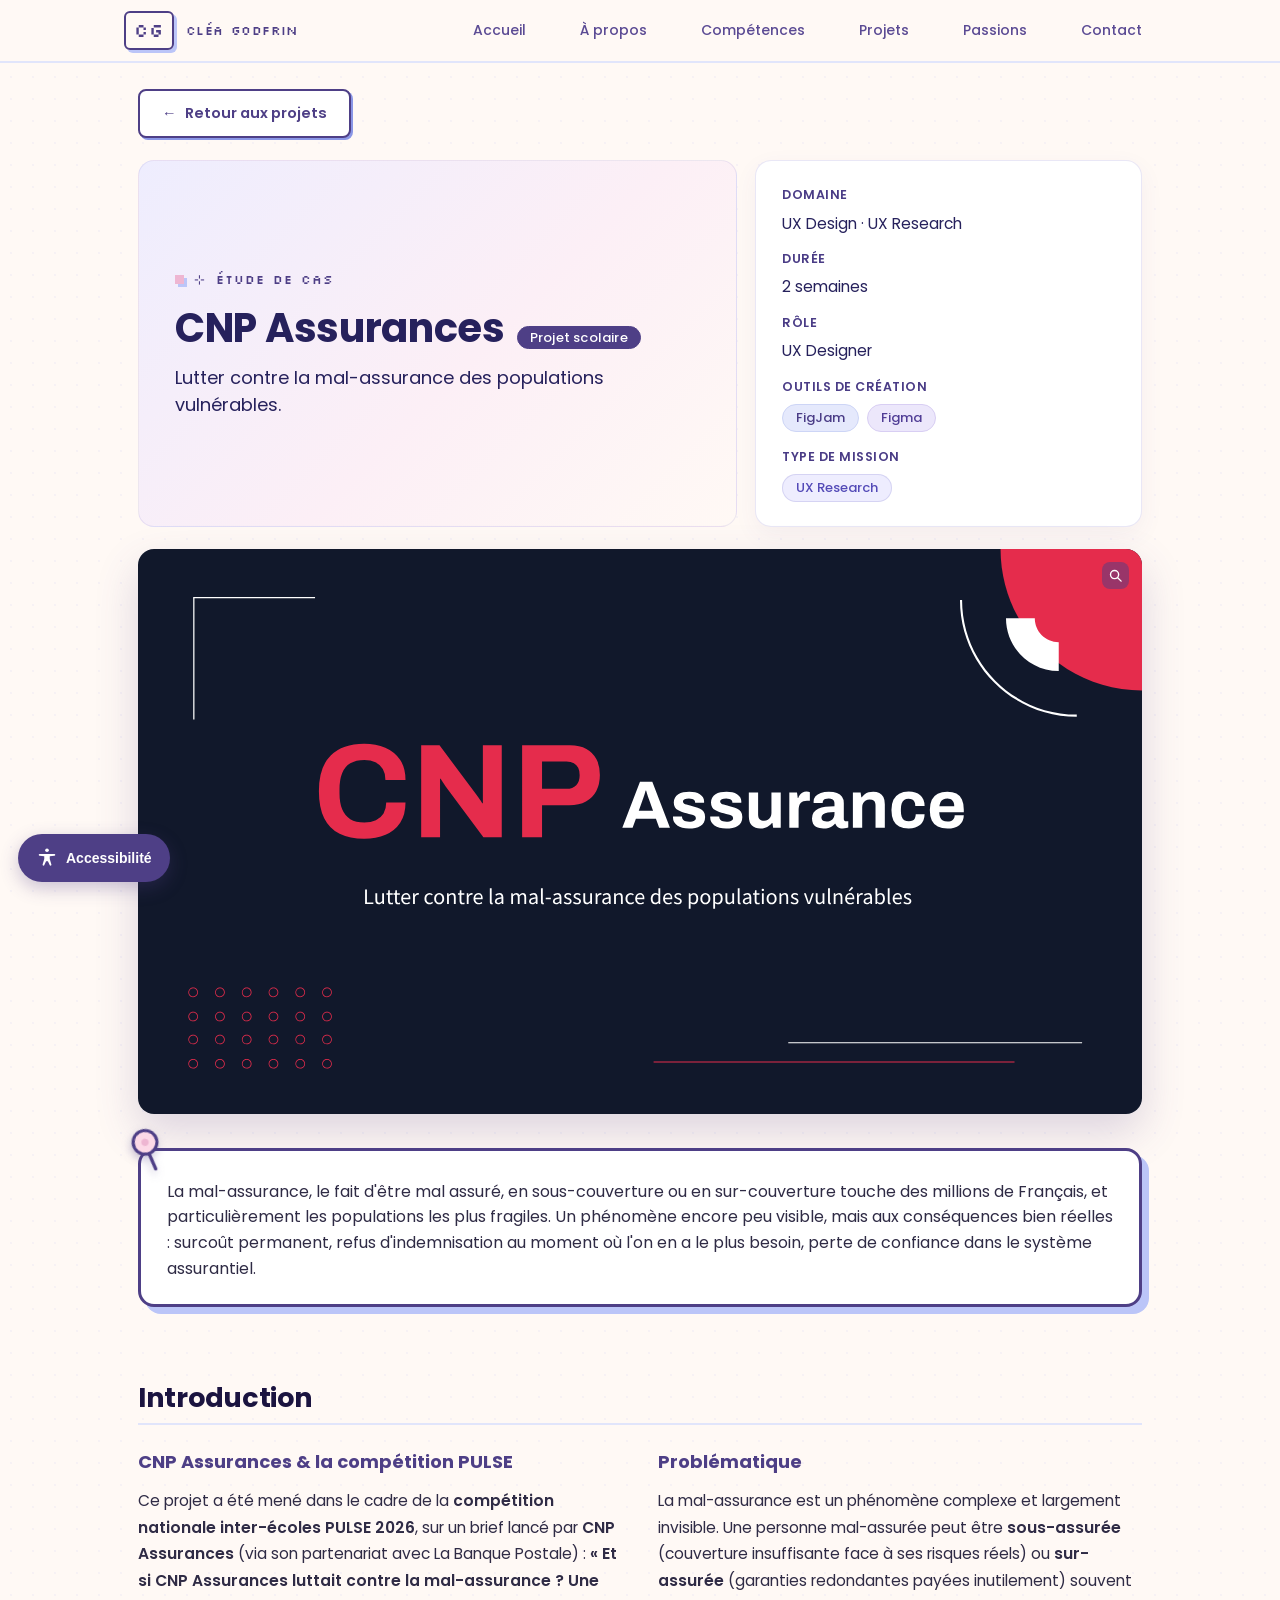
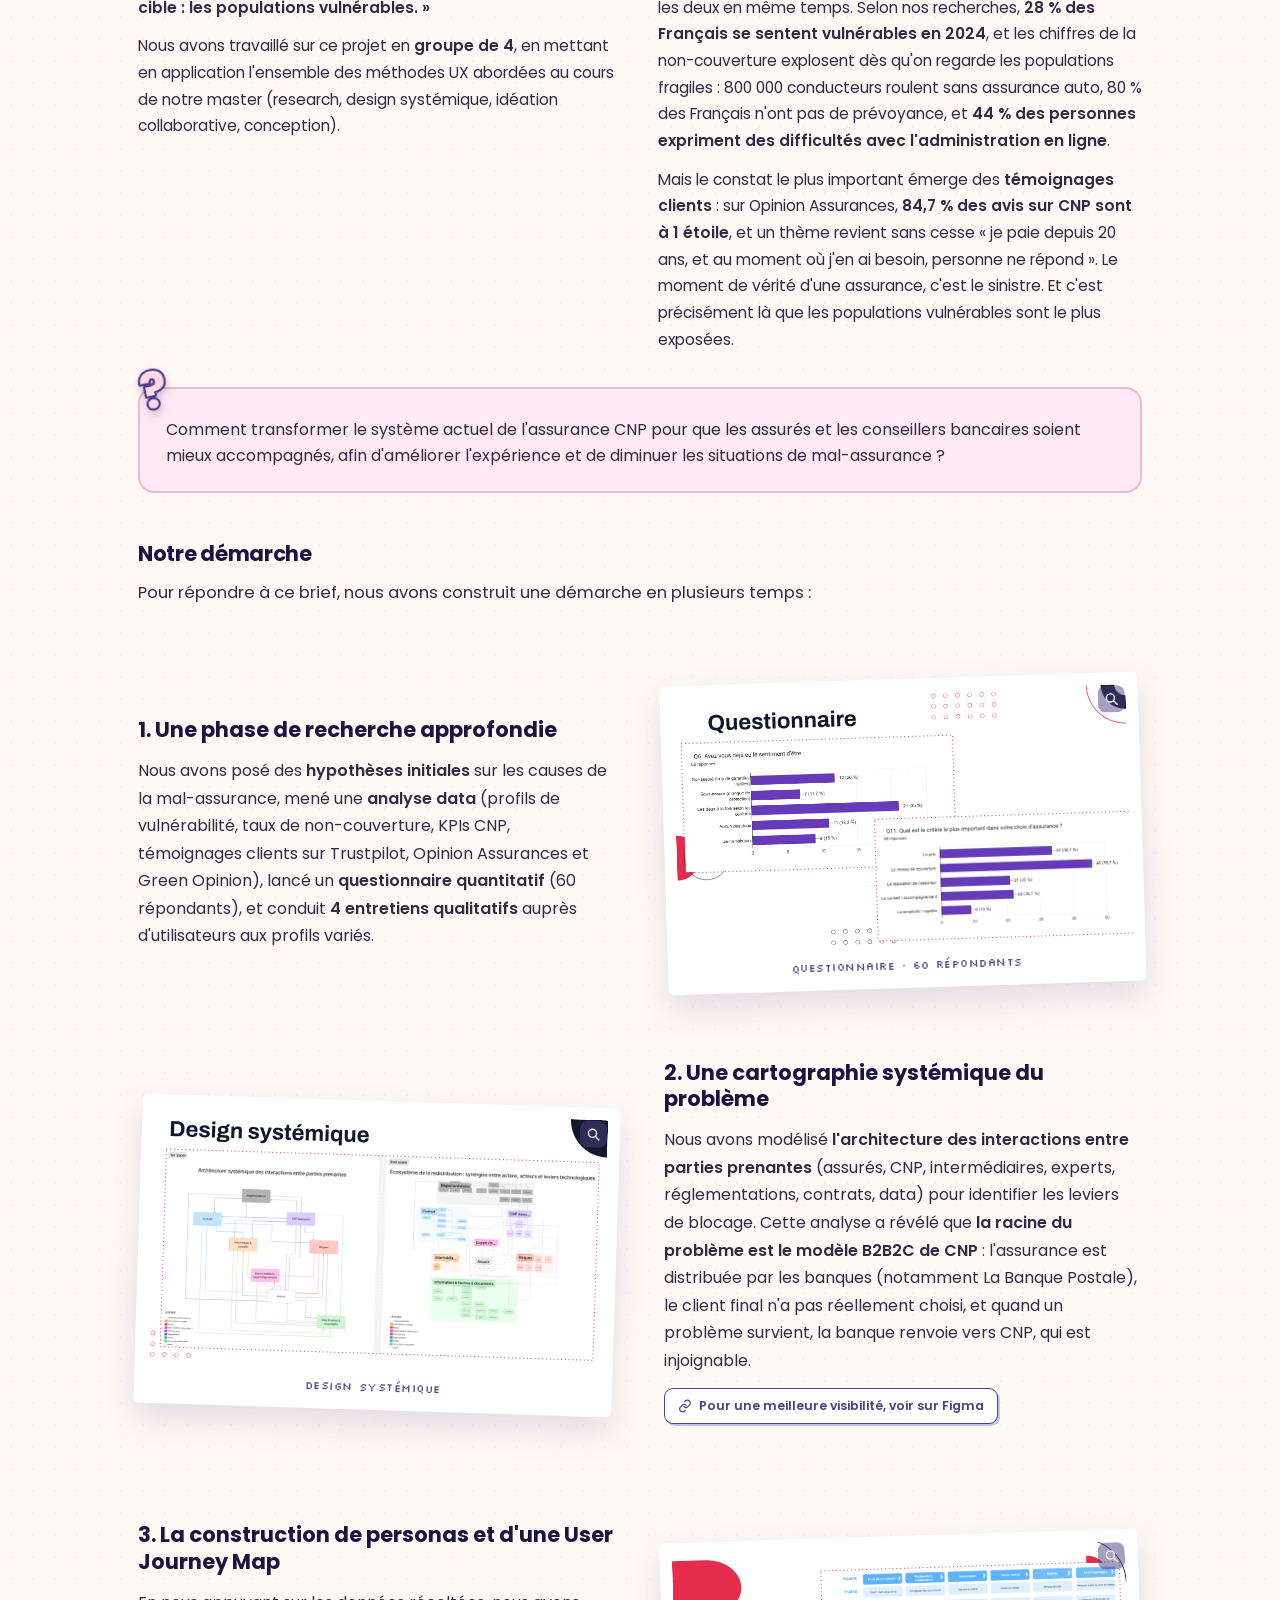
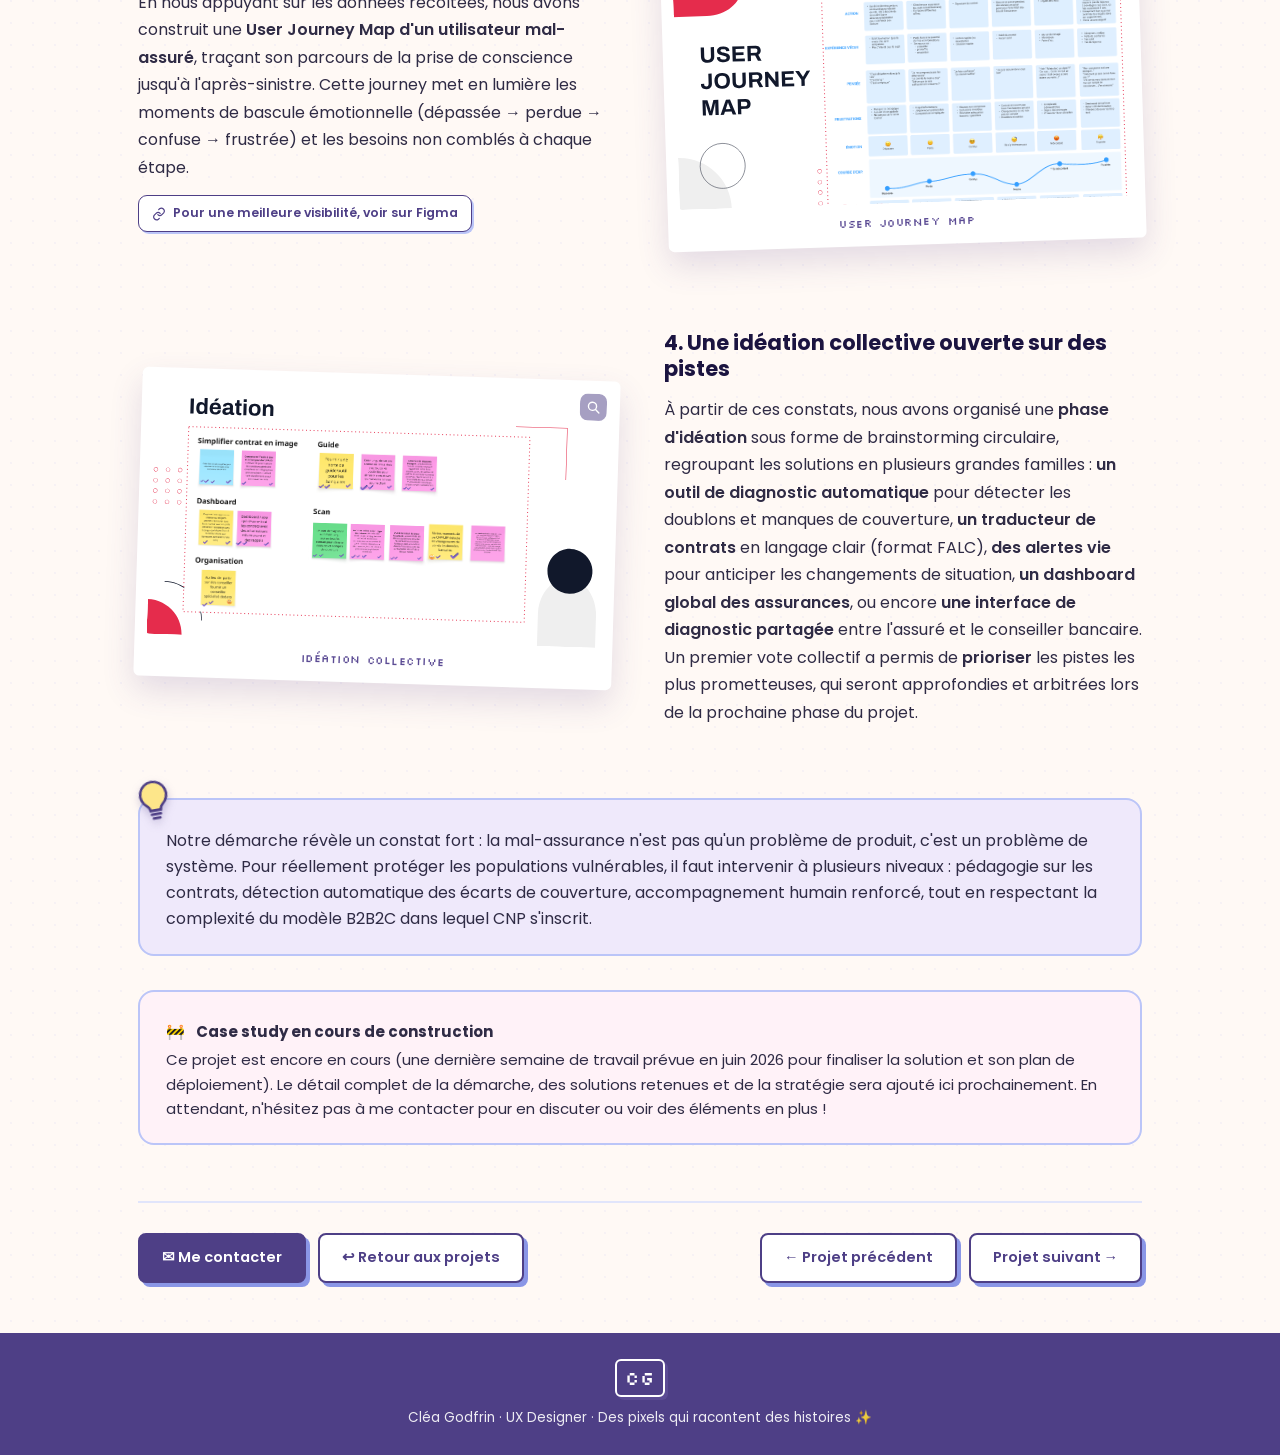
<file: cnp.html>
<!DOCTYPE html>
<html lang="fr">
<head>
<meta charset="UTF-8">
<meta name="viewport" content="width=device-width, initial-scale=1.0">
<title>CNP Assurances · Étude de cas — Cléa Godfrin</title>
<meta name="description" content="Étude de cas CNP Assurances : lutter contre la mal-assurance des populations vulnérables, projet mené dans le cadre de la compétition nationale PULSE 2026.">
  <link rel="stylesheet" href="css/fonts.css">
  <link rel="stylesheet" href="css/styles.css">
<style>
  .cs-wrap{max-width:1060px;margin:0 auto;padding:26px 28px 20px;}
  .cs-backlink{display:inline-flex;align-items:center;gap:8px;box-shadow:2px 2px 0 var(--lav-deep);margin-bottom:22px;}
  .cs-backlink:hover{box-shadow:3px 3px 0 var(--lav-deep);}

  /* En-tête bannière */
  .cs-top{display:grid;grid-template-columns:1.55fr 1fr;gap:18px;align-items:stretch;margin-bottom:22px;}
  .cs-hero{position:relative;overflow:hidden;background:linear-gradient(135deg,#EEEDFE 0%,#FCEFF6 55%,#FFF9F5 100%);border:1px solid rgba(83,74,183,.10);border-radius:16px;padding:34px 36px;display:flex;flex-direction:column;justify-content:center;}
  .cs-klabel{font-family:'Silkscreen';font-size:13px;letter-spacing:1px;color:var(--violet);display:flex;align-items:center;gap:10px;margin-bottom:16px;}
  .cs-klabel .sq{width:9px;height:9px;background:var(--rose-Pmid);box-shadow:3px 3px 0 var(--lav);flex:none;}
  .cs-title{font-family:'Poppins';font-weight:700;font-size:clamp(28px,3.8vw,40px);line-height:1.12;letter-spacing:-.3px;color:#26215C;margin:0 0 13px;display:flex;align-items:baseline;flex-wrap:wrap;gap:12px;}
  .cs-badge{font-family:'Poppins';font-weight:500;font-size:13px;letter-spacing:.2px;color:#fff;background:var(--violet);border:1px solid var(--violet);border-radius:20px;padding:4px 12px;line-height:1;white-space:nowrap;}
  .cs-lead{font-family:'Poppins';font-weight:400;font-size:clamp(15.5px,1.8vw,18px);line-height:1.5;color:#26215C;max-width:none;}
  .cs-cover{display:block;width:100%;padding:0;border:none;border-radius:16px;overflow:hidden;background:#fff;box-shadow:0 18px 44px rgba(78,63,134,.2);cursor:zoom-in;transition:transform .2s ease,box-shadow .2s ease;font:inherit;position:relative;margin:0 0 22px;}
  .cs-cover:hover,.cs-cover:focus-visible{transform:scale(1.006);outline:none;}
  .cs-cover img{width:100%;display:block;}

  /* Grille métadonnées */
  .cs-m{display:flex;flex-direction:column;gap:7px;min-width:0;}
  .cs-ml{font-family:'Poppins';font-weight:600;font-size:12.5px;letter-spacing:.5px;text-transform:uppercase;color:#4A3C86;}
  .cs-mv{font-family:'Poppins';font-weight:400;font-size:15.5px;line-height:1.4;color:#26215C;}
  .cs-tags{display:flex;flex-wrap:wrap;gap:8px;}
  .cs-tag{display:inline-block;font-family:'Poppins';font-weight:500;font-size:13px;color:#534AB7;background:#EEEDFE;border:1px solid rgba(83,74,183,.16);border-radius:20px;padding:5px 13px;line-height:1.2;}
  .cs-tag.rose{background:#FFE4EF;color:#A23C6E;border-color:#F3C9DC;}
  .cs-tag.lav{background:#E5E9FC;color:#4A3C86;border-color:#CDD5F6;}
  .cs-tag.violet{background:#ECE7FB;color:#513E96;border-color:#D8CEF3;}
  .cs-tag.blue{background:#E0ECFA;color:#345F97;border-color:#C6DCF3;}
  .cs-metacard{background:#fff;border:1px solid rgba(83,74,183,.13);border-radius:16px;padding:24px 26px;box-shadow:0 8px 24px rgba(78,63,134,.06);display:flex;flex-direction:column;gap:15px;}
  .cs-disabled{opacity:.5;cursor:not-allowed;box-shadow:2px 2px 0 var(--lav-soft);}

  /* Sommaire : rail latéral collant à droite */
  html{scroll-behavior:smooth;}
  .cs-layout{display:block;}
  .cs-main{min-width:0;}
  .cs-rail{position:fixed;top:104px;right:24px;width:178px;z-index:40;}
  .cs-rail-h{font-family:'Silkscreen';font-size:10px;letter-spacing:.5px;color:var(--violet-mid);text-transform:uppercase;margin:0 0 14px;line-height:1.5;}
  .cs-rail a[href^="#"]{display:block;font-family:'Poppins';font-size:14px;color:#9089B8;text-decoration:none;padding:7px 0 7px 14px;border-left:2px solid #E4E1F5;line-height:1.35;transition:color .15s ease,border-color .15s ease;}
  .cs-rail a[href^="#"]:hover{color:var(--violet);}
  .cs-rail a[href^="#"].active{color:#1B1440;font-weight:600;border-left-color:var(--violet);}
  .cs-rail-back{display:inline-flex;align-items:center;gap:6px;font-family:'Poppins';font-size:13px;font-weight:600;color:var(--violet);text-decoration:none;margin-bottom:18px;}
  .cs-rail-back:hover{color:var(--violet-mid);text-decoration:underline;}

  /* Corps de texte */
  .cs-h3{font-family:'Poppins';font-weight:700;font-size:19px;color:#1B1440;margin:42px 0 12px;}
  .cs-h4{font-family:'Poppins';font-weight:700;font-size:16.5px;color:var(--violet);margin:26px 0 8px;}
  .cs-p{font-size:16px;line-height:1.78;color:var(--ink);margin:0 0 18px;max-width:none;}
  .cs-list{margin:6px 0 16px;padding-left:22px;max-width:none;}
  .cs-list li{font-size:16px;line-height:1.7;color:var(--ink);margin-bottom:9px;}

  /* Image ↔ texte */
  .cs-step{display:grid;grid-template-columns:1fr 1fr;gap:48px;align-items:center;margin:72px 0;}
  .cs-step.flip .cs-step-txt{order:2;}
  .cs-step-txt{min-width:0;}
  .cs-step-txt h3{font-family:'Poppins';font-weight:700;font-size:21px;color:#1B1440;margin:0 0 14px;line-height:1.25;}
  .cs-step-txt p{font-size:16px;line-height:1.72;color:var(--ink);margin:0 0 12px;}
  .cs-step-txt p:last-child{margin-bottom:0;}
  .cs-step-media{display:grid;gap:24px;min-width:0;}

  /* Images polaroïd cliquables */
  .cs-fig{position:relative;display:block;width:100%;padding:12px 12px 14px;border:none;border-radius:6px;background:#fff;box-shadow:0 14px 32px rgba(78,63,134,.16);cursor:zoom-in;transform:rotate(-1.8deg);transition:transform .3s ease,box-shadow .3s ease;font:inherit;}
  .cs-step.flip .cs-fig{transform:rotate(1.8deg);}
  .cs-fig:hover,.cs-fig:focus-visible{transform:rotate(0deg) scale(1.02);box-shadow:0 22px 42px rgba(78,63,134,.22);outline:none;}
  .cs-fig img{width:100%;border-radius:3px;display:block;}
  .cs-cap{display:block;font-family:'Silkscreen';font-size:11px;letter-spacing:.5px;color:var(--violet-mid);text-align:center;margin-top:11px;line-height:1.5;}
  .cs-fig::after,.cs-img::after,.cs-cover::after{content:'';position:absolute;top:13px;right:13px;width:27px;height:27px;border-radius:8px;background:rgba(78,63,134,.5) url("data:image/svg+xml,%3Csvg xmlns='http://www.w3.org/2000/svg' viewBox='0 0 24 24' fill='none' stroke='white' stroke-width='2.2' stroke-linecap='round'%3E%3Ccircle cx='10.5' cy='10.5' r='6.5'/%3E%3Cline x1='15.5' y1='15.5' x2='21' y2='21'/%3E%3C/svg%3E") center/15px no-repeat;opacity:1;transition:transform .18s ease,background-color .18s ease;pointer-events:none;}
  .cs-fig:hover::after,.cs-fig:focus-visible::after,.cs-img:hover::after,.cs-img:focus-visible::after,.cs-cover:hover::after,.cs-cover:focus-visible::after{transform:scale(1.12);background-color:var(--violet);}

  /* Grande image pleine largeur */
  .cs-img{position:relative;display:block;width:100%;padding:12px 12px 14px;border:none;border-radius:6px;background:#fff;box-shadow:0 14px 32px rgba(78,63,134,.16);cursor:zoom-in;transform:rotate(-1.4deg);transition:transform .3s ease,box-shadow .3s ease;font:inherit;margin:20px 0 6px;}
  .cs-img:hover,.cs-img:focus-visible{transform:rotate(0deg) scale(1.02);box-shadow:0 22px 42px rgba(78,63,134,.22);outline:none;}
  .cs-img img{width:100%;display:block;border-radius:3px;}
  .cs-imgcap{display:block;font-family:'Silkscreen';font-size:11px;letter-spacing:.5px;color:var(--violet-mid);text-align:center;margin:10px 0 26px;}

  /* Callouts */
  .cs-callout{position:relative;border-radius:16px;padding:28px 26px 22px;margin:34px 0 26px;font-size:16px;line-height:1.62;color:var(--ink);background:#fff;border:3px solid var(--violet);box-shadow:7px 7px 0 var(--lav);}
  .cs-pin{position:absolute;top:-28px;left:-24px;transform:scaleX(-1) rotate(-14deg);width:56px;height:56px;filter:drop-shadow(0 4px 4px rgba(78,63,134,.3));}
  .cs-qmark{position:absolute;top:-24px;left:-12px;transform:rotate(-12deg);width:52px;height:52px;filter:drop-shadow(0 4px 4px rgba(78,63,134,.28));}
  .cs-bulb{position:absolute;top:-26px;left:-12px;transform:rotate(-10deg);width:52px;height:52px;filter:drop-shadow(0 4px 4px rgba(78,63,134,.28));}
  .cs-callout.q{background:var(--rose);border:2px solid var(--rose-Pmid);box-shadow:none;}
  .cs-callout.idea{background:#EFE9FB;border:2px solid var(--lav);box-shadow:none;}
  .cs-callout.wip{background:var(--cream2);border:2px solid var(--lav);box-shadow:none;font-size:15px;}
  .cs-callout .t{display:block;font-weight:700;margin-bottom:4px;}
  .cs-callout .ic{margin-right:8px;}

  .cs-sec{font-family:'Poppins';font-weight:800;font-size:clamp(21px,2.6vw,27px);letter-spacing:-.3px;color:#1B1440;margin:74px 0 8px;scroll-margin-top:90px;}
  .cs-secline{height:0;border:none;border-top:2px solid var(--lav-soft);margin:0 0 22px;}
  .cs-sec.sm{font-size:clamp(17px,2vw,21px);margin-top:44px;}
  .cs-approach-intro{font-size:16.5px;line-height:1.7;color:var(--ink);margin:2px 0 10px;}
  .cs-divider{height:0;border:none;border-top:2px solid var(--lav-soft);margin:44px 0 30px;}

  .cs-cols{display:grid;grid-template-columns:1fr 1fr;gap:36px;align-items:start;}
  .cs-cols h3{font-family:'Poppins';font-weight:700;font-size:18px;color:var(--violet);margin:0 0 12px;}
  .cs-cols p{font-size:15.5px;line-height:1.72;color:var(--ink);margin:0 0 12px;}
  .cs-cols p:last-child{margin-bottom:0;}

  /* Lien externe (Figma) */
  .cs-linkbtn{display:inline-flex;align-items:center;gap:7px;font-family:'Poppins';font-weight:600;font-size:12.5px;color:var(--violet);background:#fff;border:1.5px solid var(--violet);border-radius:9px;padding:7px 13px;text-decoration:none;box-shadow:2px 2px 0 var(--lav);transition:transform .12s ease,box-shadow .12s ease;margin:2px 0 26px;}
  .cs-linkbtn:hover{transform:translateY(-1px);box-shadow:3px 3px 0 var(--lav);color:var(--violet);}

  /* Encadré « en construction » */
  .cs-wip{position:relative;border:2px dashed var(--lav);background:#FBFAFF;border-radius:16px;padding:26px 30px;margin:18px 0;}
  .cs-wip-badge{display:inline-flex;align-items:center;gap:9px;font-family:'Silkscreen';font-size:11px;letter-spacing:.5px;color:var(--violet);margin-bottom:13px;}
  .cs-wip p{font-size:16px;line-height:1.72;color:var(--ink);margin:0;}

  .cs-end{margin:56px 0 30px;padding-top:30px;border-top:2px solid var(--lav-soft);display:flex;gap:16px;flex-wrap:wrap;align-items:center;justify-content:space-between;}
  .cs-end-actions{display:flex;gap:12px;flex-wrap:wrap;align-items:center;}

  em{font-style:normal;opacity:1;}
  strong{font-weight:600;}

  .lb{position:fixed;inset:0;background:rgba(27,20,64,.92);display:flex;align-items:center;justify-content:center;padding:34px;z-index:999;opacity:0;visibility:hidden;transition:opacity .22s ease;cursor:zoom-out;}
  .lb.open{opacity:1;visibility:visible;}
  .lb img{max-width:95vw;max-height:90vh;border-radius:12px;box-shadow:0 24px 70px rgba(0,0,0,.5);}
  .lb-close{position:absolute;top:18px;right:24px;font-size:34px;line-height:1;color:#fff;background:none;border:none;cursor:pointer;font-family:'Poppins';}

  @media(max-width:820px){
    .cs-top{grid-template-columns:1fr;gap:16px;}
    .cs-cols{grid-template-columns:1fr;gap:24px;}
    .cs-metacard{grid-template-columns:1fr;row-gap:18px;}
    .cs-end{justify-content:center;}
    .cs-end-actions{justify-content:center;}
    .cs-step{grid-template-columns:1fr;gap:22px;}
    .cs-step.flip .cs-step-txt{order:0;}
    .cs-step-media{max-width:480px;margin:0 auto;}
  }
  @media(max-width:1520px){ .cs-rail{display:none;} }
</style>
</head>
<body>

  <div class="a11y">
    <button class="a11y-toggle" aria-expanded="false" aria-controls="a11y-panel">
      <svg viewBox="0 0 24 24" width="22" height="22" aria-hidden="true" fill="currentColor"><circle cx="12" cy="3.5" r="2"/><path d="M20 7.5a1 1 0 0 1 0 2l-5 .6V13l1.8 6.1a1 1 0 0 1-1.9.6L13 15.5h-2l-1.9 4.2a1 1 0 0 1-1.9-.6L9 13v-2.9l-5-.6a1 1 0 0 1 0-2h16z"/></svg>
      <span>Accessibilité</span>
    </button>
    <div class="a11y-panel" id="a11y-panel" hidden>
      <p class="a11y-title">Accessibilité</p>
      <button type="button" data-a11y="big" aria-pressed="false">Texte plus grand</button>
      <button type="button" data-a11y="contrast" aria-pressed="false">Contraste élevé</button>
      <button type="button" data-a11y="reduce" aria-pressed="false">Réduire les animations</button>
      <button type="button" data-a11y="links" aria-pressed="false">Souligner les liens</button>
    </div>
  </div>

  <nav aria-label="Navigation principale">
    <div class="nav-in">
      <a href="index.html" class="brand" aria-label="Cléa Godfrin, accueil">
        <span class="logo">CG</span>
        <span class="brand-name">Cléa Godfrin</span>
      </a>
      <button class="nav-toggle" aria-label="Ouvrir le menu" aria-expanded="false"
        onclick="var n=document.getElementById('nl');var o=n.classList.toggle('open');this.setAttribute('aria-expanded',o)">☰</button>
      <div class="nav-links" id="nl">
        <a href="index.html">Accueil</a>
        <a href="index.html#apropos">À propos</a>
        <a href="index.html#competences">Compétences</a>
        <a href="index.html#epopees">Projets</a>
        <a href="index.html#passions">Passions</a>
        <a href="index.html#contact">Contact</a>
      </div>
    </div>
  </nav>

  <main id="main">
    <article class="cs-wrap">

      <a href="index.html#epopees" class="btn ghost cs-backlink"><span aria-hidden="true">←</span> Retour aux projets</a>

      <div class="cs-top">
        <div class="cs-hero">
          <p class="cs-klabel"><span class="sq"></span><span aria-hidden="true">⊹</span> ÉTUDE DE CAS</p>
          <h1 class="cs-title">CNP Assurances <span class="cs-badge">Projet scolaire</span></h1>
          <p class="cs-lead">Lutter contre la mal-assurance des populations vulnérables.</p>
        </div>
        <aside class="cs-metacard">
          <div class="cs-m"><span class="cs-ml">Domaine</span><span class="cs-mv">UX Design · UX Research</span></div>
          <div class="cs-m"><span class="cs-ml">Durée</span><span class="cs-mv">2 semaines</span></div>
          <div class="cs-m"><span class="cs-ml">Rôle</span><span class="cs-mv">UX Designer</span></div>
          <div class="cs-m"><span class="cs-ml">Outils de création</span><span class="cs-tags"><span class="cs-tag lav">FigJam</span><span class="cs-tag violet">Figma</span></span></div>
          <div class="cs-m"><span class="cs-ml">Type de mission</span><span class="cs-tags"><span class="cs-tag green">UX Research</span></span></div>
        </aside>
      </div>

      <button class="cs-cover" type="button" aria-label="Agrandir la couverture CNP Assurances">
        <img src="assets/CNP.svg" alt="Couverture : CNP Assurance, lutter contre la mal-assurance des populations vulnérables.">
      </button>

      <div class="cs-layout">
        <div class="cs-main">

      <div class="cs-callout"><svg class="cs-pin" viewBox="0 0 40 40" width="54" height="54" fill="none" aria-hidden="true"><line x1="18" y1="19.5" x2="9.5" y2="30.5" stroke="#4E3F86" stroke-width="2.4" stroke-linecap="round"/><circle cx="21.5" cy="14" r="8.5" fill="#FCD9E7" stroke="#4E3F86" stroke-width="2.2"/><circle cx="21.5" cy="14" r="2.6" fill="#EEB6D2"/></svg>La mal-assurance, le fait d'être <em>mal</em> assuré, en sous-couverture ou en sur-couverture touche des millions de Français, et particulièrement les populations les plus fragiles. Un phénomène encore peu visible, mais aux conséquences bien réelles : surcoût permanent, refus d'indemnisation au moment où l'on en a le plus besoin, perte de confiance dans le système assurantiel.</div>

      <h2 class="cs-sec" id="introduction">Introduction</h2>
      <hr class="cs-secline">
      <div class="cs-cols">
        <div>
          <h3>CNP Assurances &amp; la compétition PULSE</h3>
          <p>Ce projet a été mené dans le cadre de la <strong>compétition nationale inter-écoles PULSE 2026</strong>, sur un brief lancé par <strong>CNP Assurances</strong> <em>(via son partenariat avec La Banque Postale)</em> : <strong>« Et si CNP Assurances luttait contre la mal-assurance ? Une cible : les populations vulnérables. »</strong></p>
          <p>Nous avons travaillé sur ce projet en <strong>groupe de 4</strong>, en mettant en application l'ensemble des méthodes UX abordées au cours de notre master <em>(research, design systémique, idéation collaborative, conception)</em>.</p>
        </div>
        <div>
          <h3>Problématique</h3>
          <p>La mal-assurance est un phénomène complexe et largement invisible. Une personne mal-assurée peut être <strong>sous-assurée</strong> <em>(couverture insuffisante face à ses risques réels)</em> ou <strong>sur-assurée</strong> <em>(garanties redondantes payées inutilement)</em> souvent les deux en même temps. Selon nos recherches, <strong>28 % des Français se sentent vulnérables en 2024</strong>, et les chiffres de la non-couverture explosent dès qu'on regarde les populations fragiles : 800 000 conducteurs roulent sans assurance auto, 80 % des Français n'ont pas de prévoyance, et <strong>44 % des personnes expriment des difficultés avec l'administration en ligne</strong>.</p>
          <p>Mais le constat le plus important émerge des <strong>témoignages clients</strong> : sur Opinion Assurances, <strong>84,7 % des avis sur CNP sont à 1 étoile</strong>, et un thème revient sans cesse <em>« je paie depuis 20 ans, et au moment où j'en ai besoin, personne ne répond »</em>. Le moment de vérité d'une assurance, c'est le sinistre. Et c'est précisément là que les populations vulnérables sont le plus exposées.</p>
        </div>
      </div>

      <div class="cs-callout q"><svg class="cs-qmark" viewBox="0 0 40 40" width="54" height="54" aria-hidden="true"><text x="20" y="33" text-anchor="middle" font-family="Poppins,sans-serif" font-weight="800" font-size="38" fill="#FCD9E7" stroke="#4E3F86" stroke-width="3.4" paint-order="stroke" stroke-linejoin="round">?</text></svg>Comment transformer le système actuel de l'assurance CNP pour que les assurés et les conseillers bancaires soient mieux accompagnés, afin d'améliorer l'expérience et de diminuer les situations de mal-assurance ?</div>

      <p class="cs-sec sm">Notre démarche</p>
      <p class="cs-approach-intro">Pour répondre à ce brief, nous avons construit une démarche en plusieurs temps :</p>

      <div class="cs-step">
        <div class="cs-step-txt">
          <h3>1. Une phase de recherche approfondie</h3>
          <p>Nous avons posé des <strong>hypothèses initiales</strong> sur les causes de la mal-assurance, mené une <strong>analyse data</strong> <em>(profils de vulnérabilité, taux de non-couverture, KPIs CNP, témoignages clients sur Trustpilot, Opinion Assurances et Green Opinion)</em>, lancé un <strong>questionnaire quantitatif</strong> <em>(60 répondants)</em>, et conduit <strong>4 entretiens qualitatifs</strong> auprès d'utilisateurs aux profils variés.</p>
        </div>
        <div class="cs-step-media">
          <button class="cs-fig" type="button" aria-label="Agrandir l'image"><img src="assets/CNP 1.svg" alt="Résultats du questionnaire : sentiment de sur/sous-assurance et critères de choix d'une assurance."><span class="cs-cap">Questionnaire · 60 répondants</span></button>
        </div>
      </div>

      <div class="cs-step flip">
        <div class="cs-step-txt">
          <h3>2. Une cartographie systémique du problème</h3>
          <p>Nous avons modélisé <strong>l'architecture des interactions entre parties prenantes</strong> <em>(assurés, CNP, intermédiaires, experts, réglementations, contrats, data)</em> pour identifier les leviers de blocage. Cette analyse a révélé que <strong>la racine du problème est le modèle B2B2C de CNP</strong> : l'assurance est distribuée par les banques <em>(notamment La Banque Postale)</em>, le client final n'a pas réellement choisi, et quand un problème survient, la banque renvoie vers CNP, qui est injoignable.</p>
          <a class="cs-linkbtn" href="https://www.figma.com/board/vISTEHy6DUyKsDHExpCYnT/Design-Syst%C3%A9mique-Assurance?node-id=0-1&t=HvbVZTC4hEpGGS7s-1" target="_blank" rel="noopener"><svg viewBox="0 0 24 24" width="14" height="14" fill="none" stroke="currentColor" stroke-width="2" stroke-linecap="round" stroke-linejoin="round" aria-hidden="true"><path d="M10 13a5 5 0 0 0 7 0l3-3a5 5 0 0 0-7-7l-1.5 1.5"/><path d="M14 11a5 5 0 0 0-7 0l-3 3a5 5 0 0 0 7 7l1.5-1.5"/></svg>Pour une meilleure visibilité, voir sur Figma</a>
        </div>
        <div class="cs-step-media">
          <button class="cs-fig" type="button" aria-label="Agrandir l'image"><img src="assets/CNP 2.svg" alt="Design systémique : architecture des interactions entre parties prenantes de l'assurance."><span class="cs-cap">Design systémique</span></button>
        </div>
      </div>

      <div class="cs-step">
        <div class="cs-step-txt">
          <h3>3. La construction de personas et d'une User Journey Map</h3>
          <p>En nous appuyant sur les données récoltées, nous avons construit une <strong>User Journey Map d'un utilisateur mal-assuré</strong>, traçant son parcours de la prise de conscience jusqu'à l'après-sinistre. Cette journey met en lumière les moments de bascule émotionnelle <em>(dépassée → perdue → confuse → frustrée)</em> et les besoins non comblés à chaque étape.</p>
          <a class="cs-linkbtn" href="https://www.figma.com/board/vISTEHy6DUyKsDHExpCYnT/Design-Syst%C3%A9mique-Assurance?node-id=0-1&t=HvbVZTC4hEpGGS7s-1" target="_blank" rel="noopener"><svg viewBox="0 0 24 24" width="14" height="14" fill="none" stroke="currentColor" stroke-width="2" stroke-linecap="round" stroke-linejoin="round" aria-hidden="true"><path d="M10 13a5 5 0 0 0 7 0l3-3a5 5 0 0 0-7-7l-1.5 1.5"/><path d="M14 11a5 5 0 0 0-7 0l-3 3a5 5 0 0 0 7 7l1.5-1.5"/></svg>Pour une meilleure visibilité, voir sur Figma</a>
        </div>
        <div class="cs-step-media">
          <button class="cs-fig" type="button" aria-label="Agrandir l'image"><img src="assets/CNP 3.svg" alt="User Journey Map d'un utilisateur mal-assuré, de la prise de conscience à l'après-sinistre."><span class="cs-cap">User Journey Map</span></button>
        </div>
      </div>

      <div class="cs-step flip">
        <div class="cs-step-txt">
          <h3>4. Une idéation collective ouverte sur des pistes</h3>
          <p>À partir de ces constats, nous avons organisé une <strong>phase d'idéation</strong> sous forme de brainstorming circulaire, regroupant les solutions en plusieurs grandes familles : <strong>un outil de diagnostic automatique</strong> pour détecter les doublons et manques de couverture, <strong>un traducteur de contrats</strong> en langage clair <em>(format FALC)</em>, <strong>des alertes vie</strong> pour anticiper les changements de situation, <strong>un dashboard global des assurances</strong>, ou encore <strong>une interface de diagnostic partagée</strong> entre l'assuré et le conseiller bancaire. Un premier vote collectif a permis de <strong>prioriser</strong> les pistes les plus prometteuses, qui seront approfondies et arbitrées lors de la prochaine phase du projet.</p>
        </div>
        <div class="cs-step-media">
          <button class="cs-fig" type="button" aria-label="Agrandir l'image"><img src="assets/CNP 4.svg" alt="Phase d'idéation : familles de solutions (diagnostic, guide, dashboard, scan, organisation) sur post-its."><span class="cs-cap">Idéation collective</span></button>
        </div>
      </div>

      <div class="cs-callout idea"><svg class="cs-bulb" viewBox="0 0 40 40" width="52" height="52" fill="none" aria-hidden="true"><path d="M20 6a10 10 0 0 0-6 18c1 .8 1.5 1.6 1.7 2.6l.3 1.4h8l.3-1.4c.2-1 .7-1.8 1.7-2.6A10 10 0 0 0 20 6z" fill="#FDE68A" stroke="#4E3F86" stroke-width="2"/><path d="M16.5 31h7M17.5 34h5" stroke="#4E3F86" stroke-width="2" stroke-linecap="round"/></svg>Notre démarche révèle un constat fort : la mal-assurance n'est pas qu'un problème de produit, c'est un problème de système. Pour réellement protéger les populations vulnérables, il faut intervenir à plusieurs niveaux : pédagogie sur les contrats, détection automatique des écarts de couverture, accompagnement humain renforcé, tout en respectant la complexité du modèle B2B2C dans lequel CNP s'inscrit.</div>

      <div class="cs-callout wip"><span class="t"><span class="ic" aria-hidden="true">🚧</span> Case study en cours de construction</span>Ce projet est encore en cours <em>(une dernière semaine de travail prévue en juin 2026 pour finaliser la solution et son plan de déploiement)</em>. Le détail complet de la démarche, des solutions retenues et de la stratégie sera ajouté ici prochainement. En attendant, n'hésitez pas à me contacter pour en discuter ou voir des éléments en plus !</div>

      <div class="cs-end">
        <div class="cs-end-actions">
          <a href="index.html#contact" class="btn primary"><span aria-hidden="true">✉</span> Me contacter</a>
          <a href="index.html#epopees" class="btn ghost"><span aria-hidden="true">↩</span> Retour aux projets</a>
        </div>
        <div class="cs-end-actions">
          <a href="flying-secoya.html" class="btn ghost"><span aria-hidden="true">←</span> Projet précédent</a>
          <a href="design-thinking.html" class="btn ghost">Projet suivant <span aria-hidden="true">→</span></a>
        </div>
      </div>

        </div>
      </div>

    </article>
  </main>

  <footer>
    <a href="index.html" class="logo" aria-label="Accueil">CG</a>
    <p class="fx">Cléa Godfrin · UX Designer · Des pixels qui racontent des histoires ✨</p>
  </footer>

  <script>
  (function(){
    var figs=document.querySelectorAll('.cs-fig, .cs-cover, .cs-img');
    if(figs.length){
      var lb=document.createElement('div');
      lb.className='lb';
      lb.innerHTML='<button class="lb-close" type="button" aria-label="Fermer">×</button><img alt="">';
      document.body.appendChild(lb);
      var lbImg=lb.querySelector('img');
      function openLb(src,alt){lbImg.src=src;lbImg.alt=alt||'';lb.classList.add('open');document.body.style.overflow='hidden';}
      function closeLb(){lb.classList.remove('open');document.body.style.overflow='';}
      figs.forEach(function(f){f.addEventListener('click',function(){var im=f.querySelector('img');if(im)openLb(im.src,im.alt);});});
      lb.addEventListener('click',closeLb);
      document.addEventListener('keydown',function(e){if(e.key==='Escape')closeLb();});
    }
  })();
  </script>

  <script>
  (function(){
    var rail=document.querySelector('.cs-rail'); if(!rail) return;
    var links=rail.querySelectorAll('a[href^="#"]'), map={};
    links.forEach(function(a){map[a.getAttribute('href').slice(1)]=a;});
    var secs=document.querySelectorAll('h2.cs-sec[id]');
    if(!('IntersectionObserver' in window)||!secs.length) return;
    if(links[0])links[0].classList.add('active');
    var io=new IntersectionObserver(function(entries){
      entries.forEach(function(e){
        if(e.isIntersecting){
          links.forEach(function(a){a.classList.remove('active');});
          if(map[e.target.id])map[e.target.id].classList.add('active');
        }
      });
    },{rootMargin:'-12% 0px -75% 0px',threshold:0});
    secs.forEach(function(s){io.observe(s);});
  })();
  </script>

  <script>
  (function(){
    var root=document.documentElement, opts=['big','contrast','reduce','links'];
    try{opts.forEach(function(o){if(localStorage.getItem('a11y-'+o)==='1')root.classList.add('a11y-'+o);});}catch(e){}
    var toggle=document.querySelector('.a11y-toggle'), panel=document.getElementById('a11y-panel');
    if(!toggle) return;
    var lbl=toggle.querySelector('span');
    function setOpen(open){
      if(open)panel.removeAttribute('hidden'); else panel.setAttribute('hidden','');
      toggle.setAttribute('aria-expanded',open?'true':'false');
      lbl.textContent = open ? 'Fermer' : 'Accessibilité';
    }
    toggle.addEventListener('click',function(){ setOpen(panel.hasAttribute('hidden')); });
    document.querySelectorAll('.a11y-panel button[data-a11y]').forEach(function(btn){
      var o=btn.getAttribute('data-a11y');
      if(root.classList.contains('a11y-'+o))btn.setAttribute('aria-pressed','true');
      btn.addEventListener('click',function(){
        var on=root.classList.toggle('a11y-'+o);
        btn.setAttribute('aria-pressed',on?'true':'false');
        try{localStorage.setItem('a11y-'+o,on?'1':'0');}catch(e){}
      });
    });
    document.addEventListener('keydown',function(e){if(e.key==='Escape'&&!panel.hasAttribute('hidden')){setOpen(false);toggle.focus();}});
  })();
  </script>

</body>
</html>
</file>
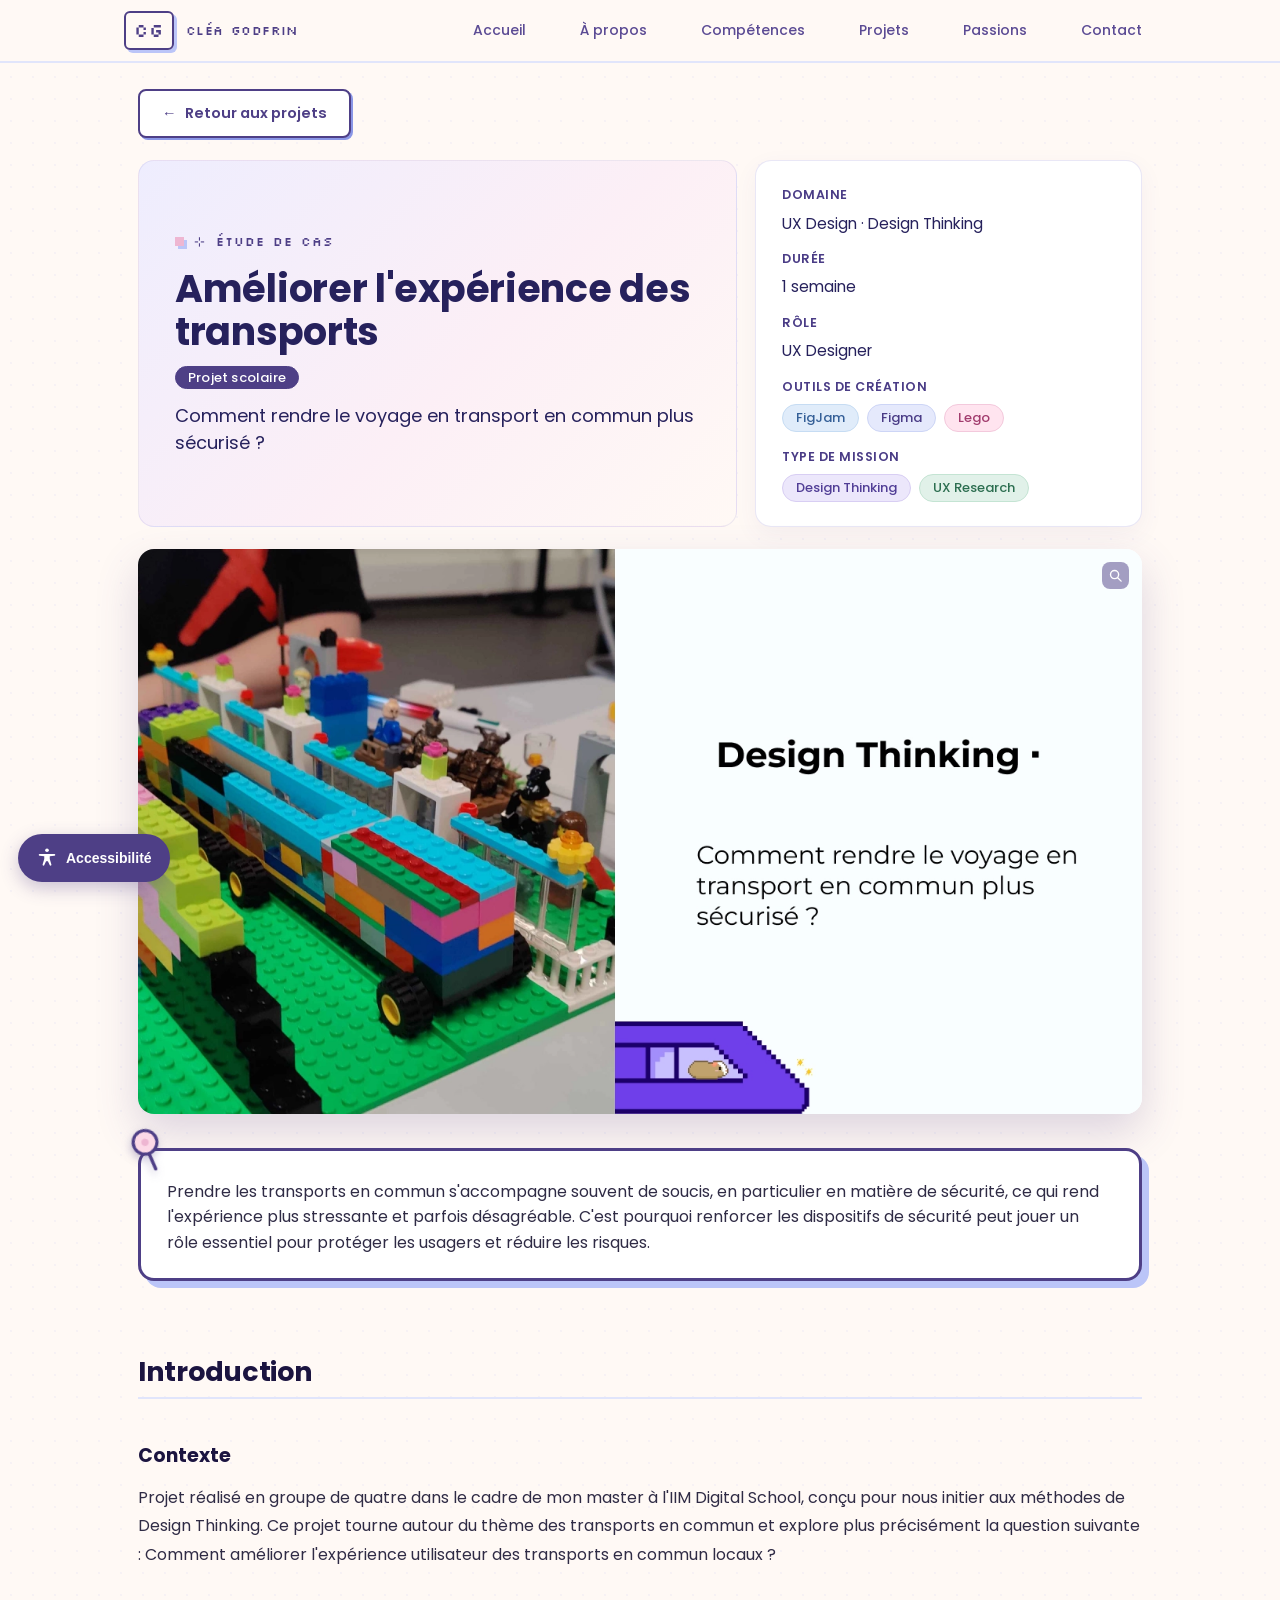
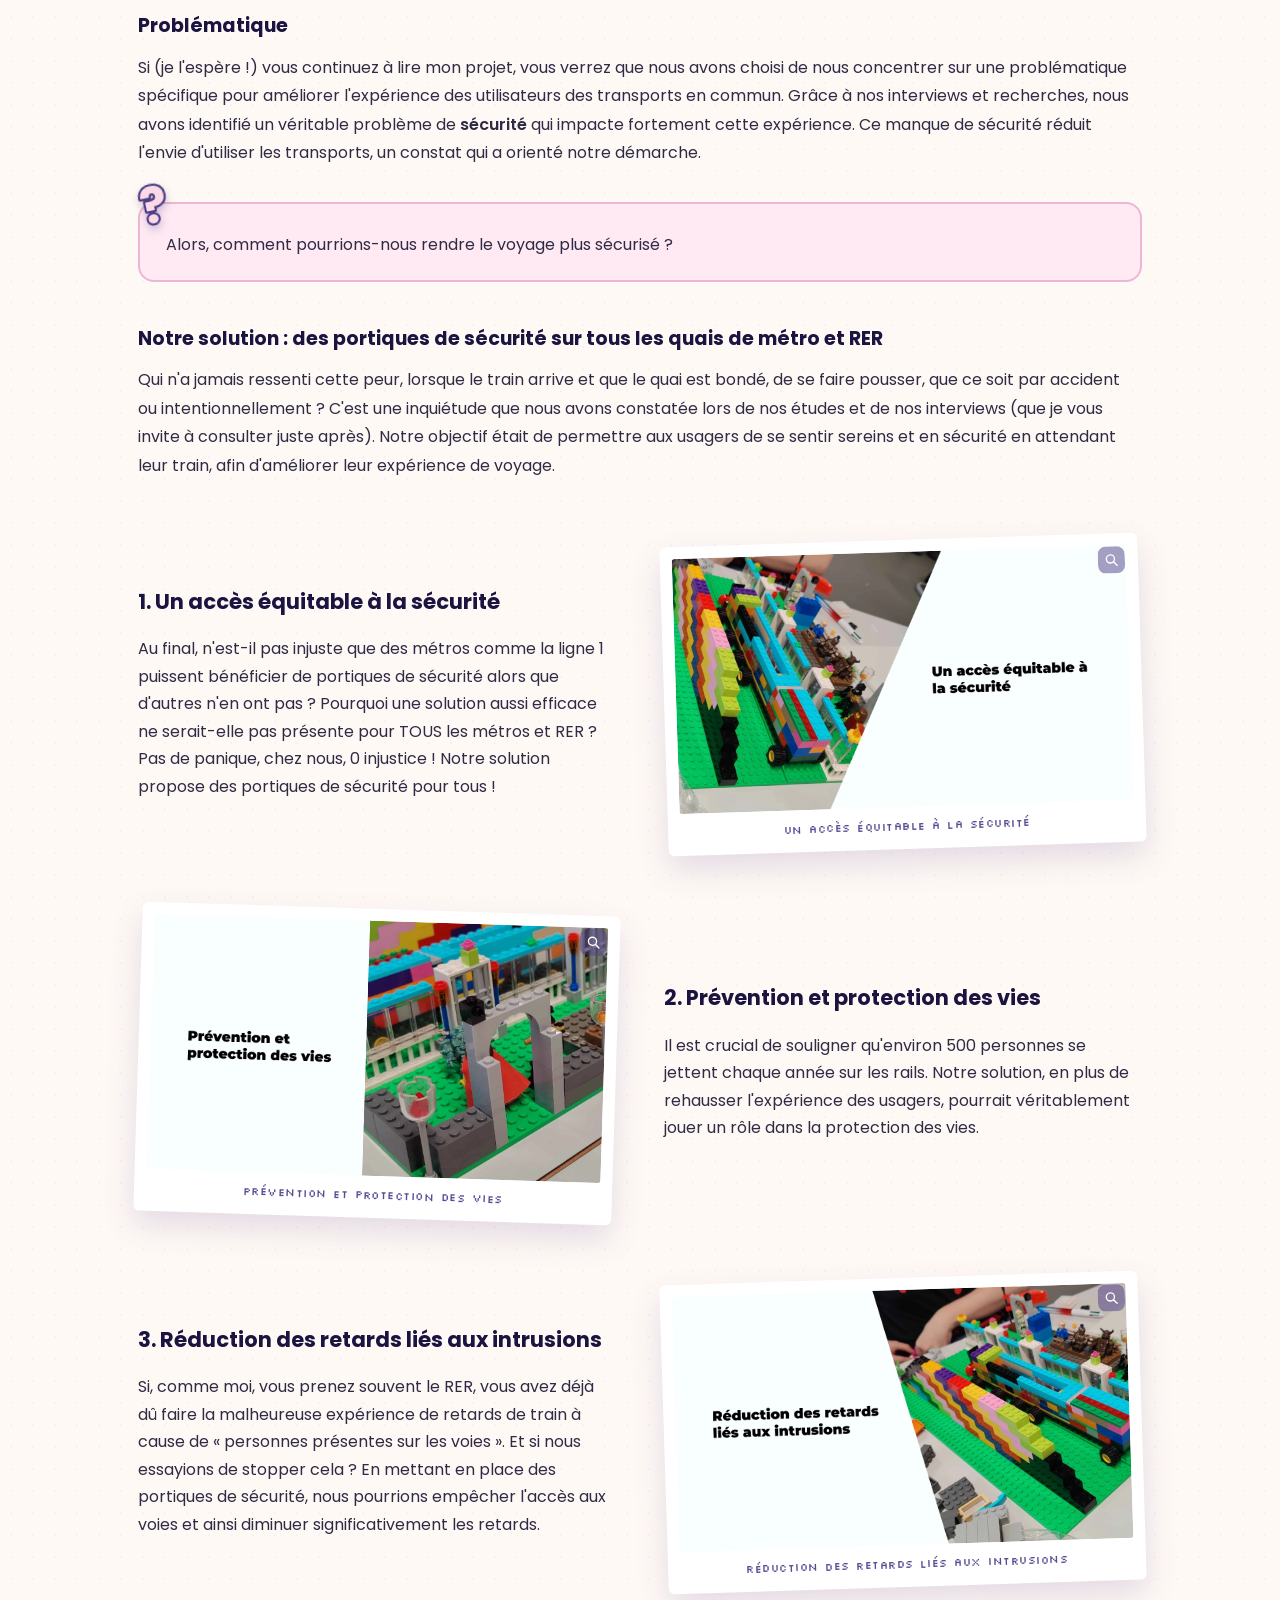
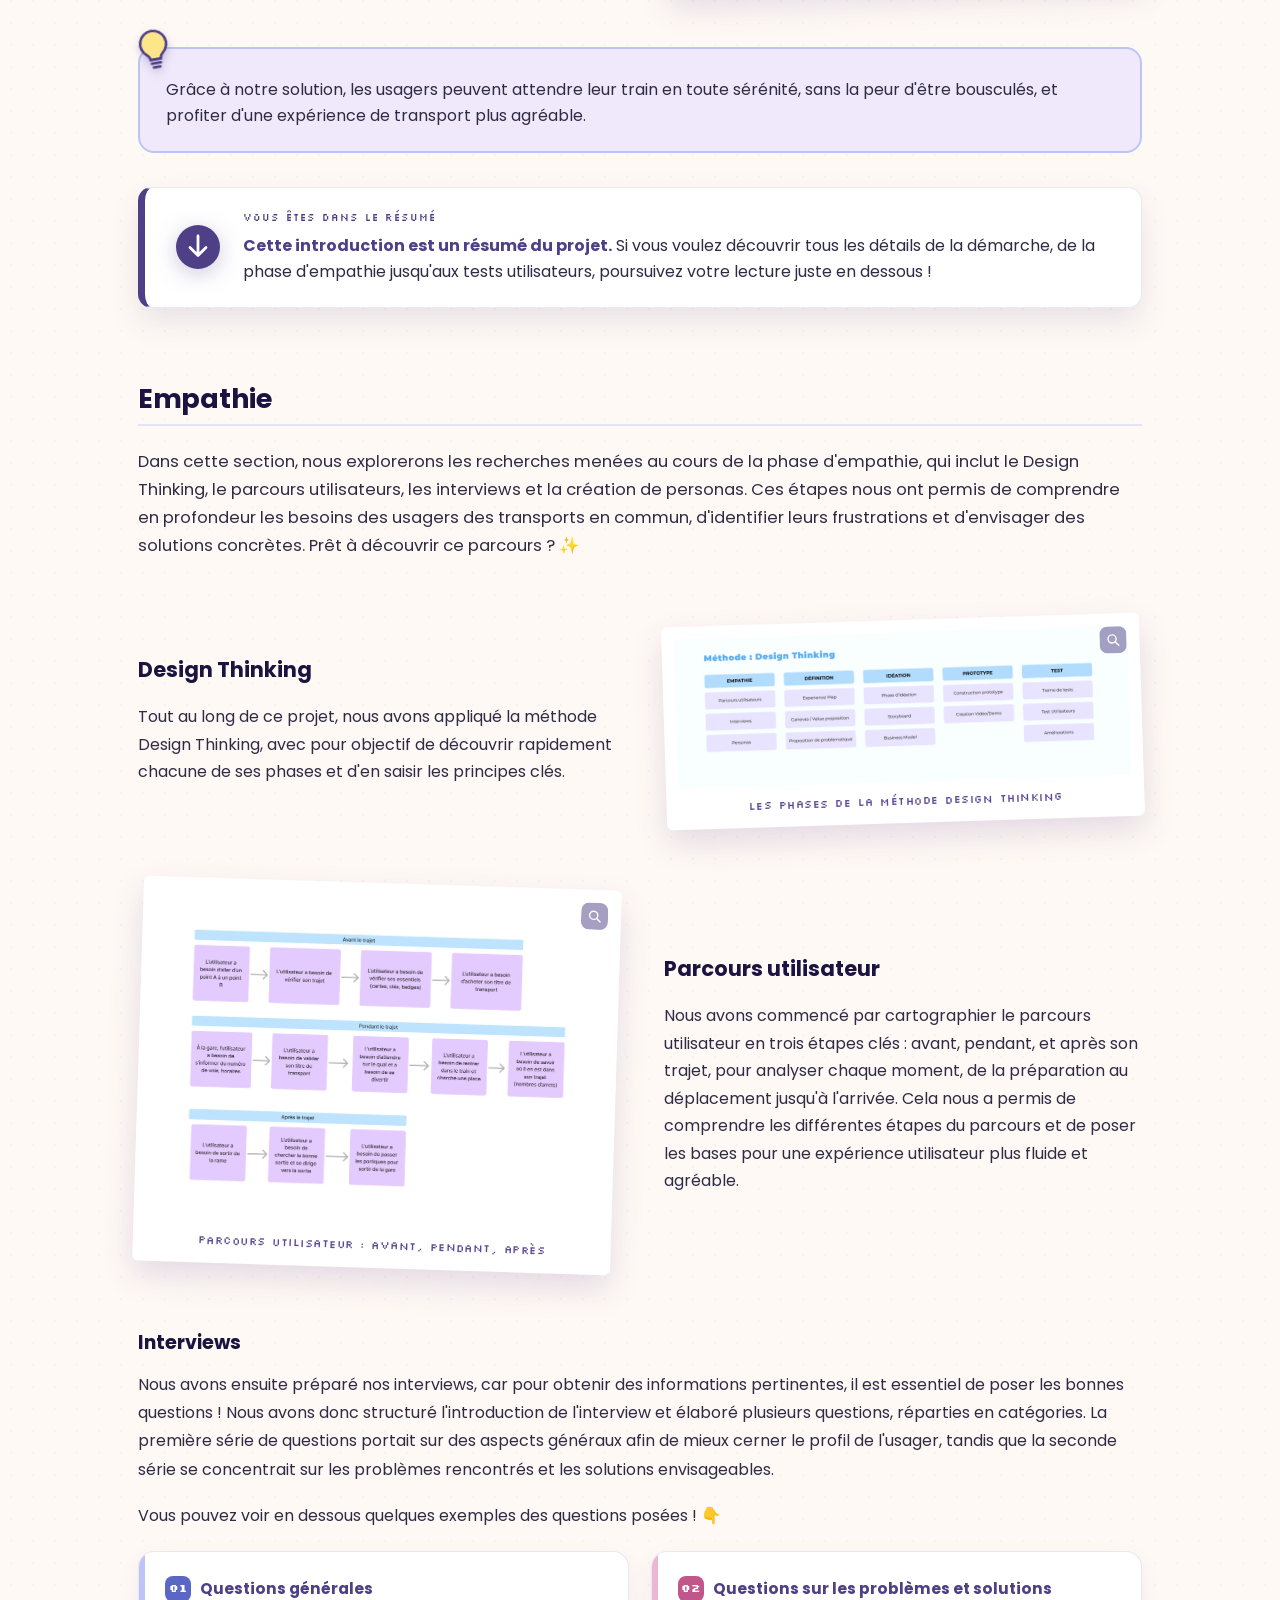
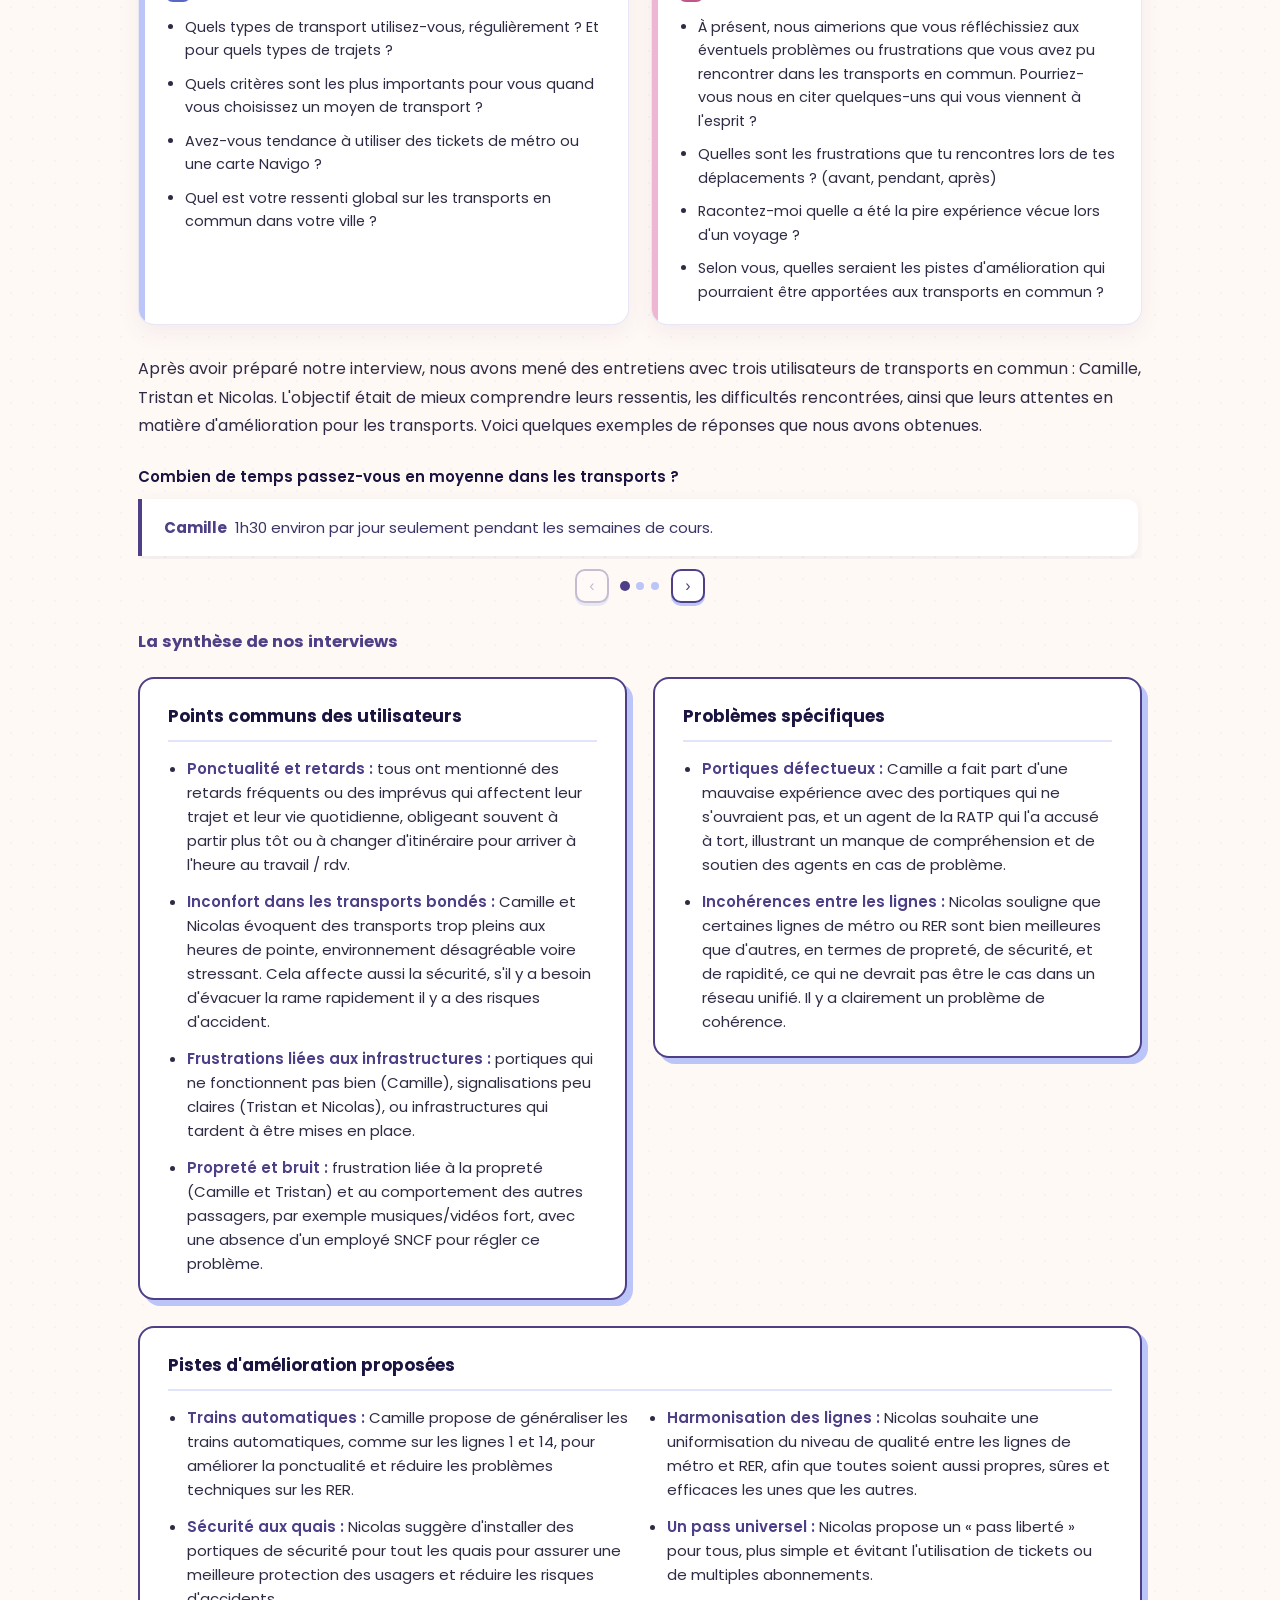
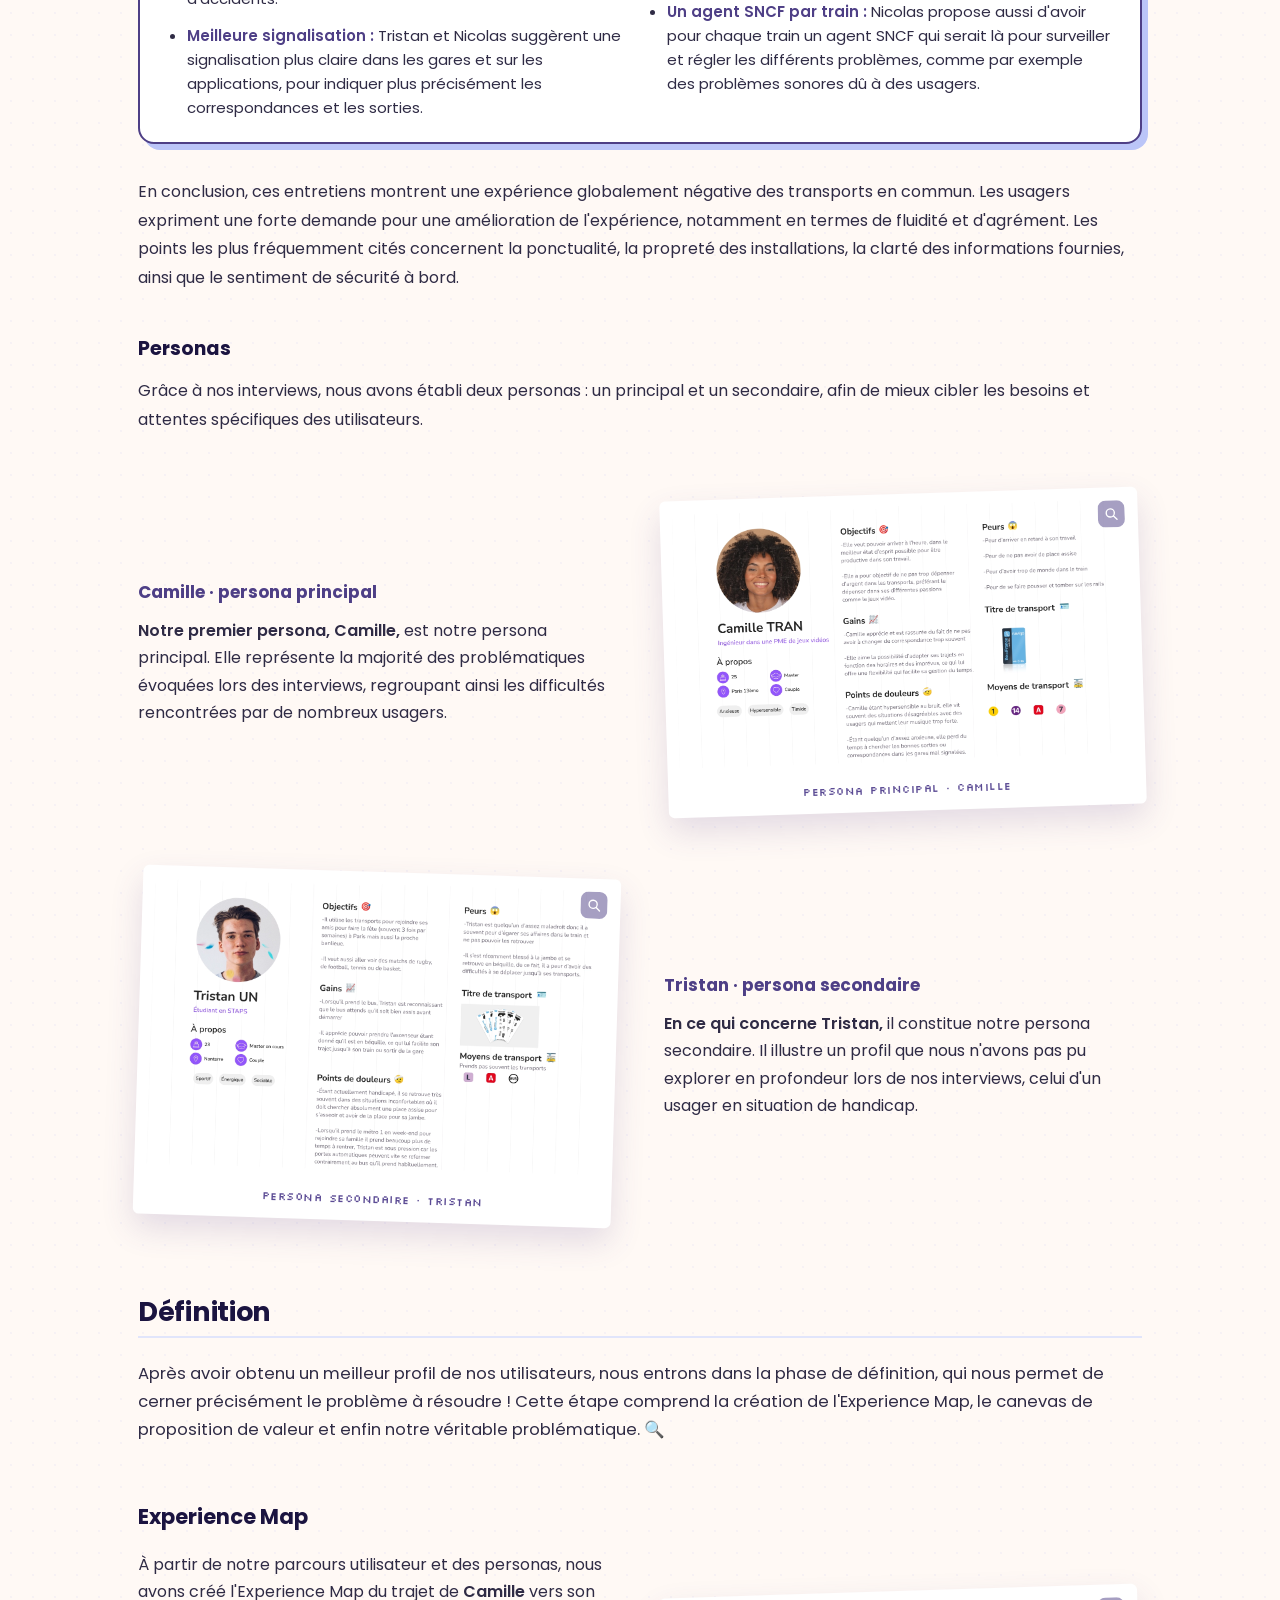
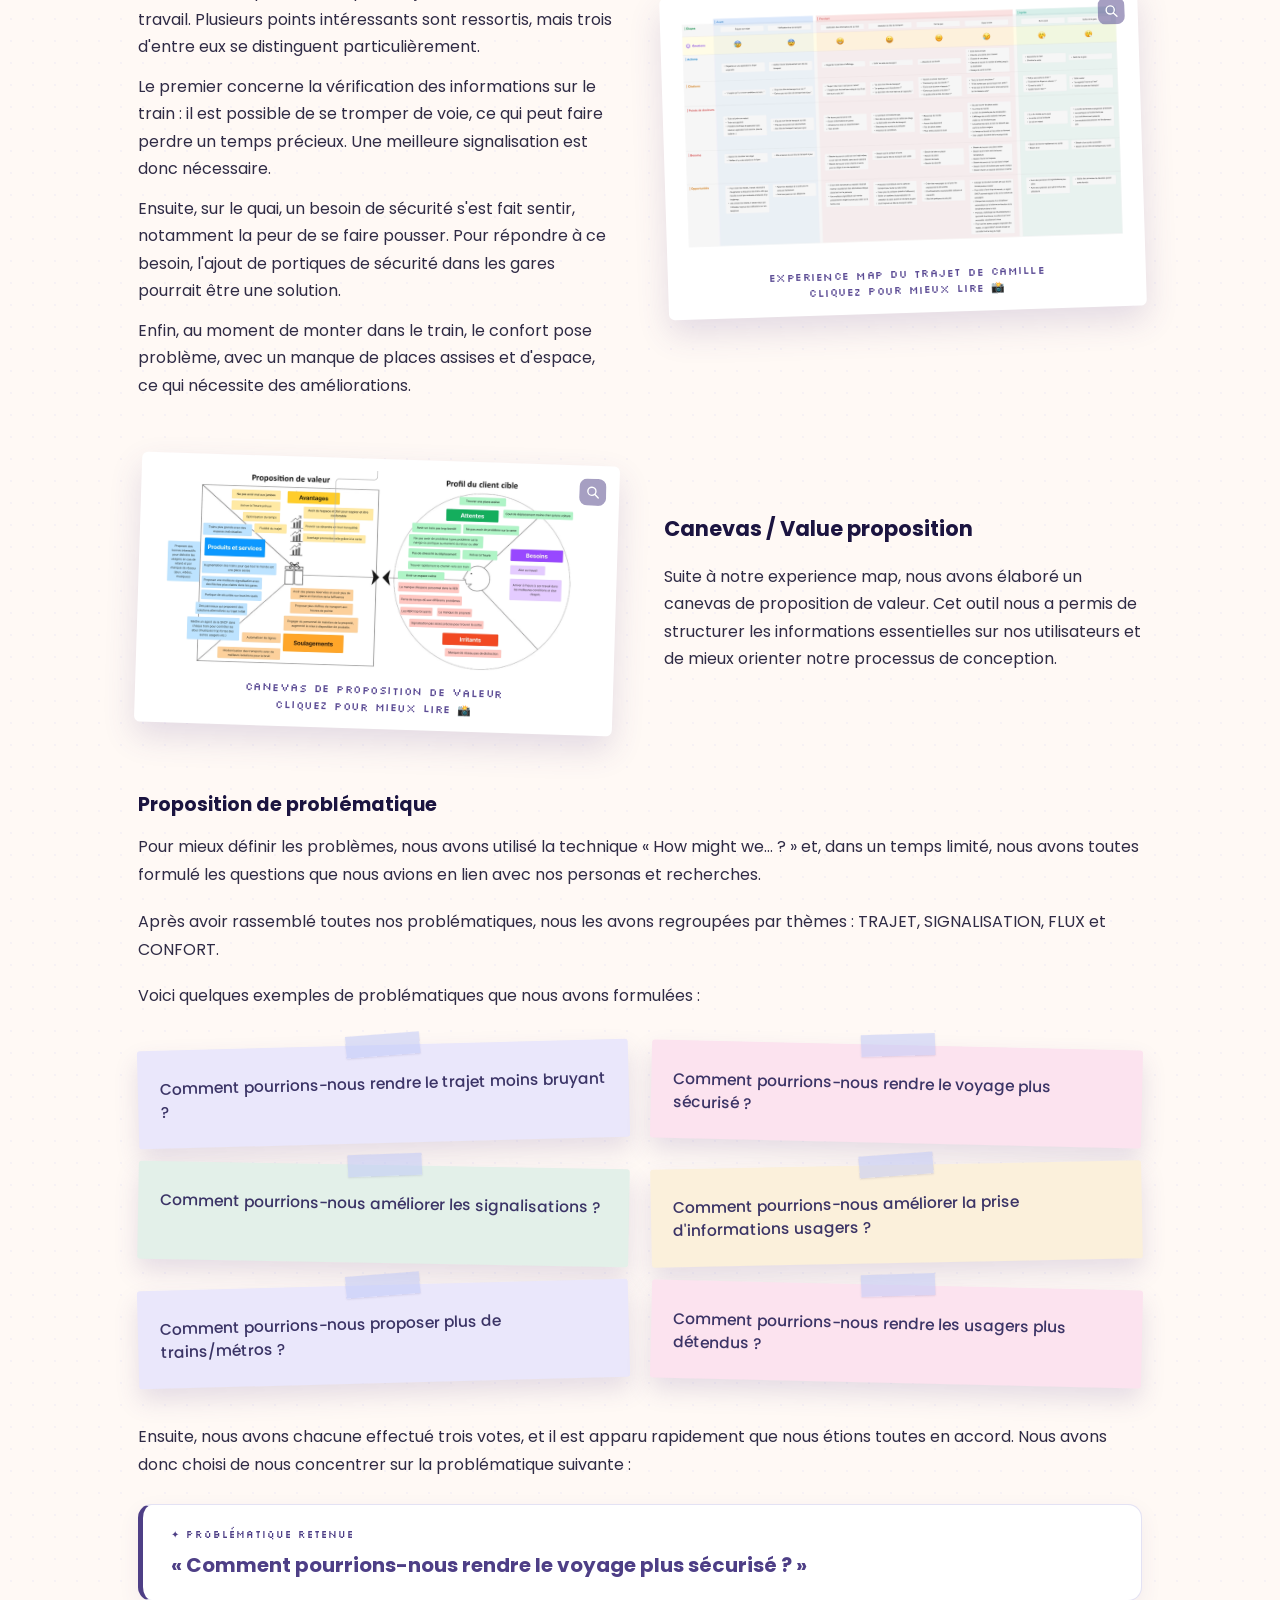
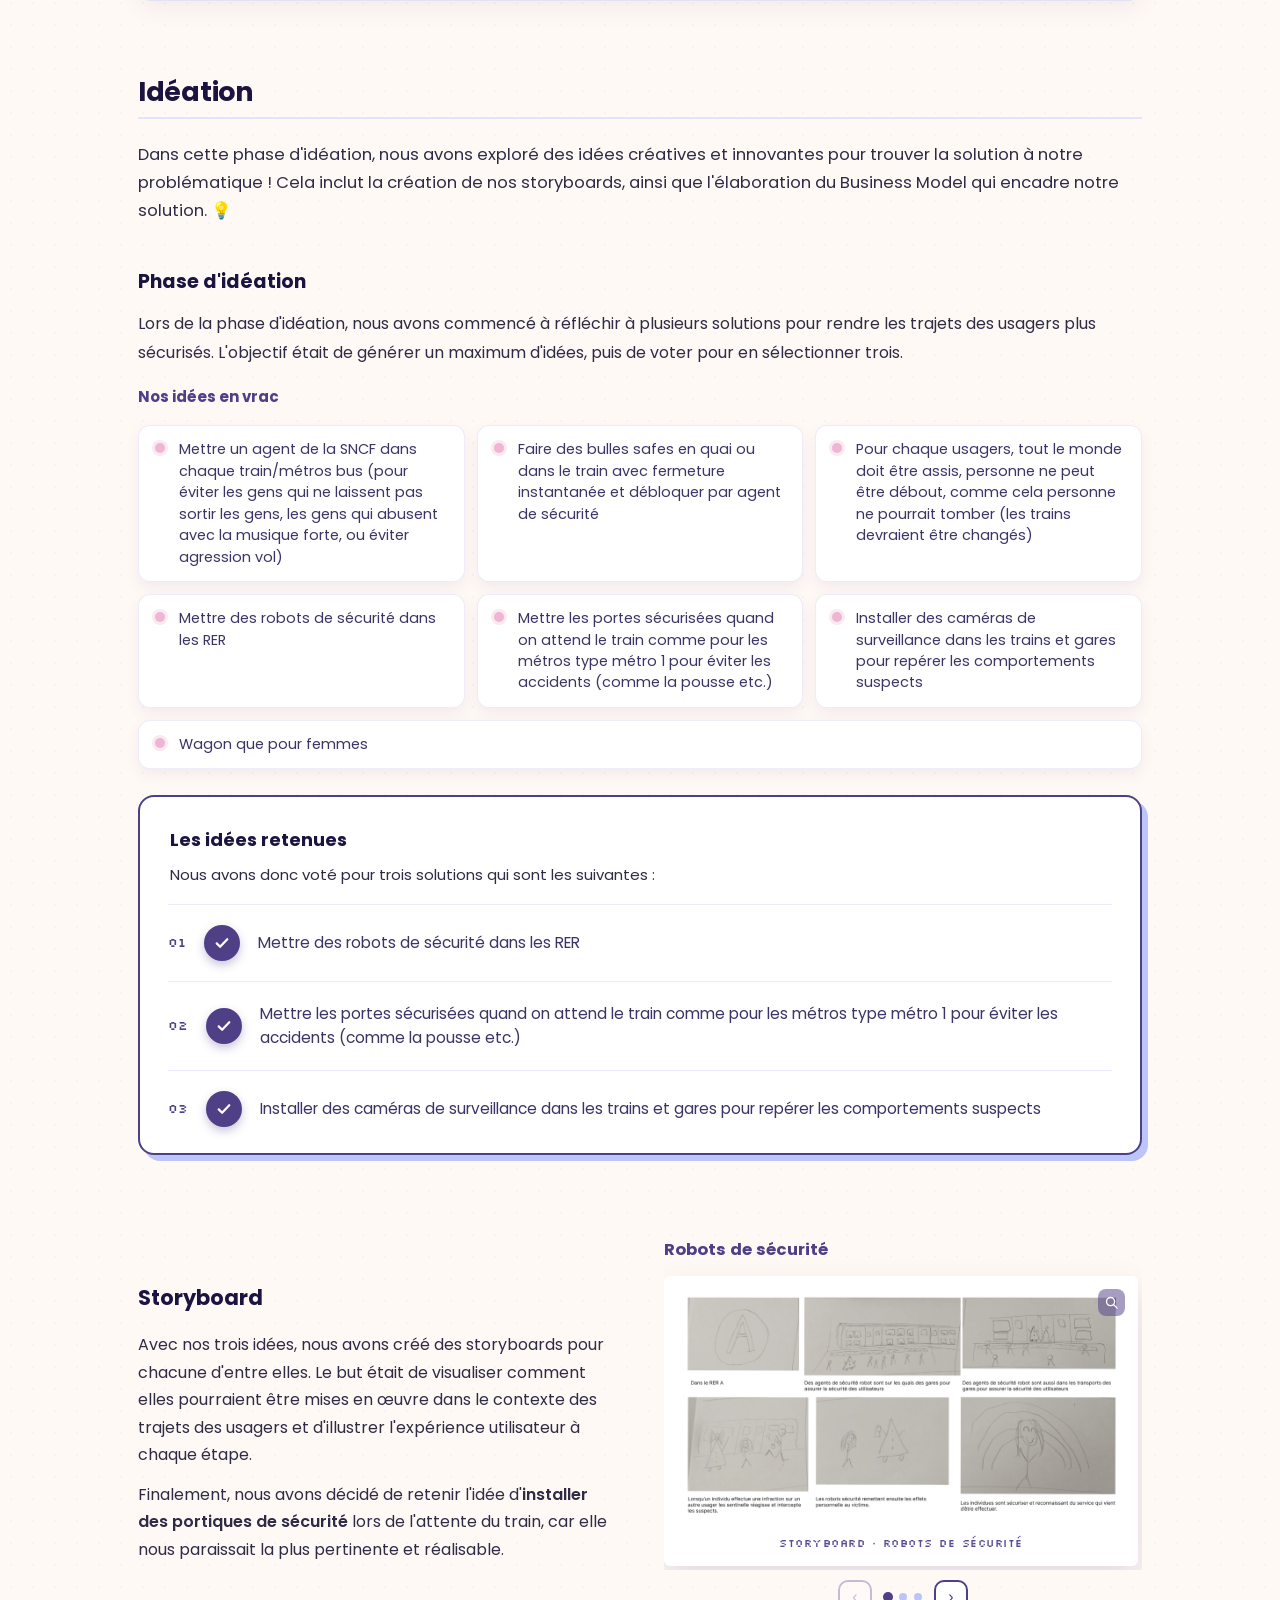
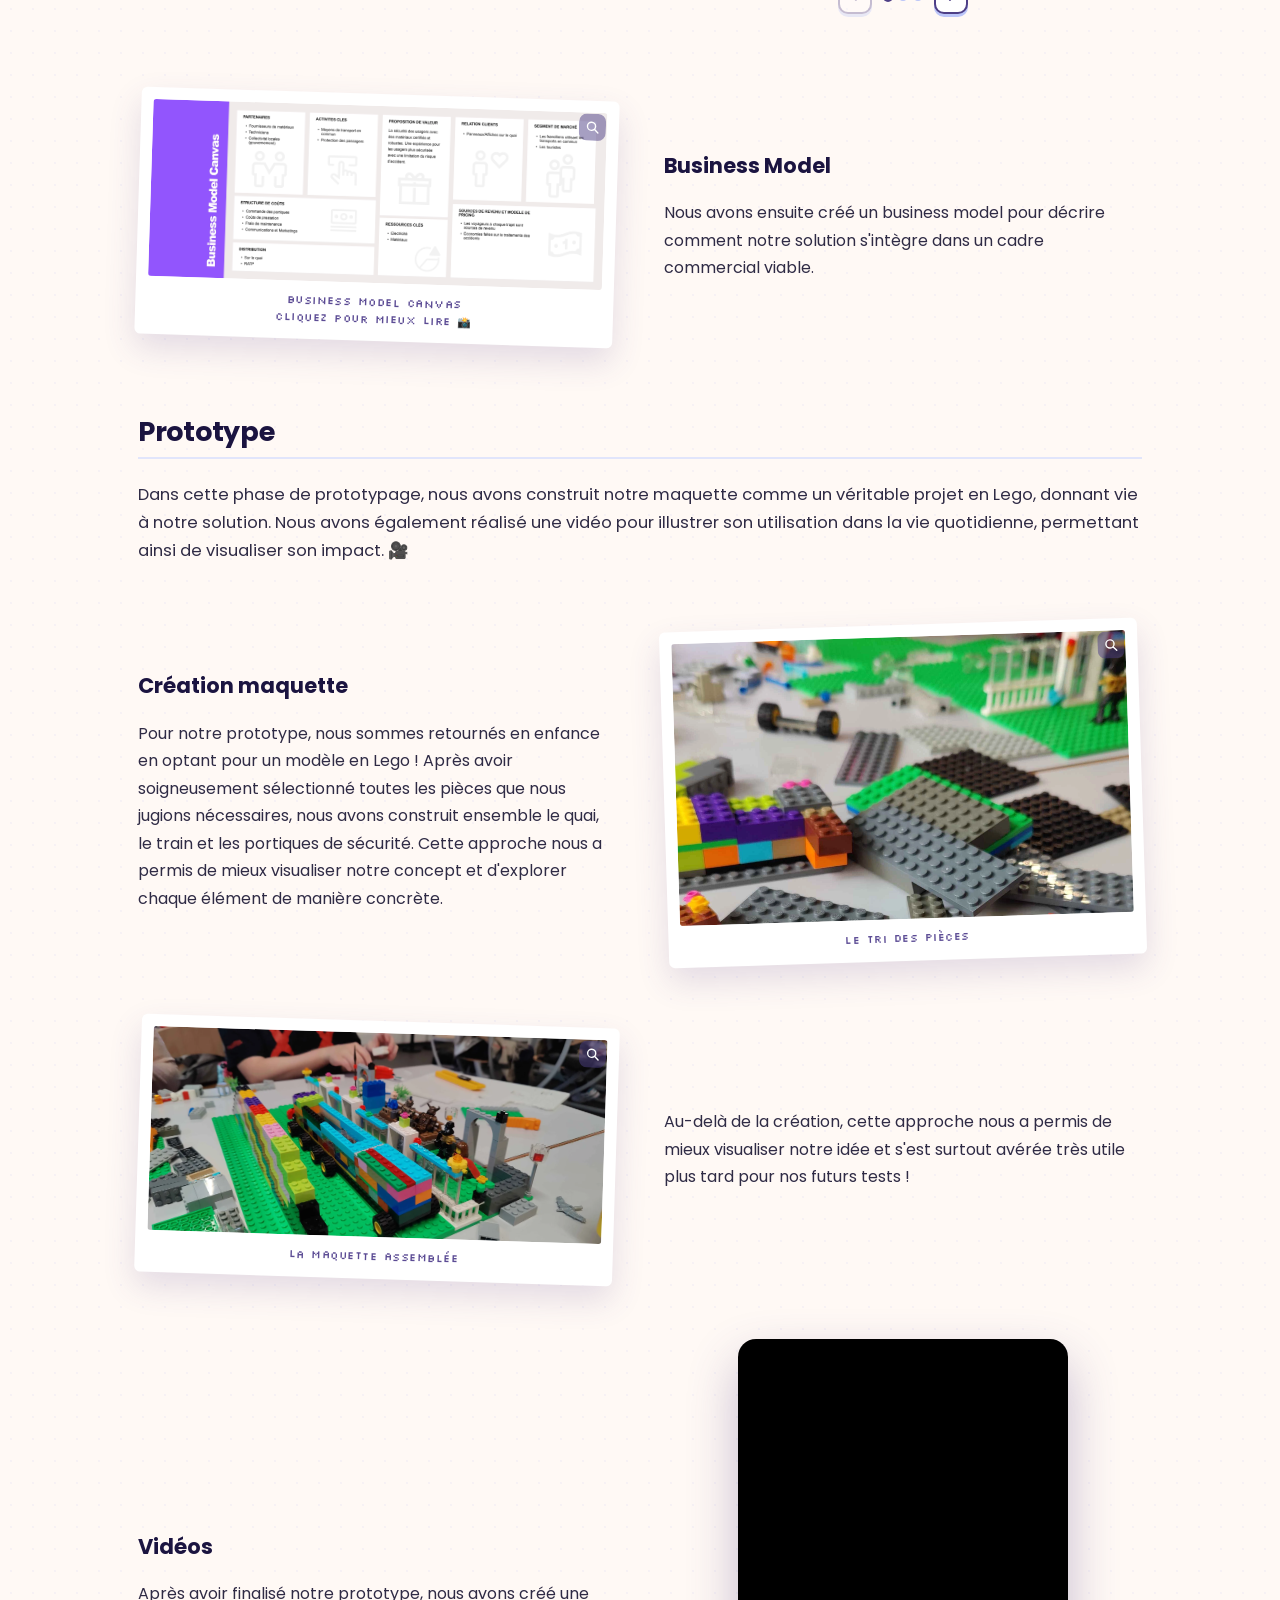
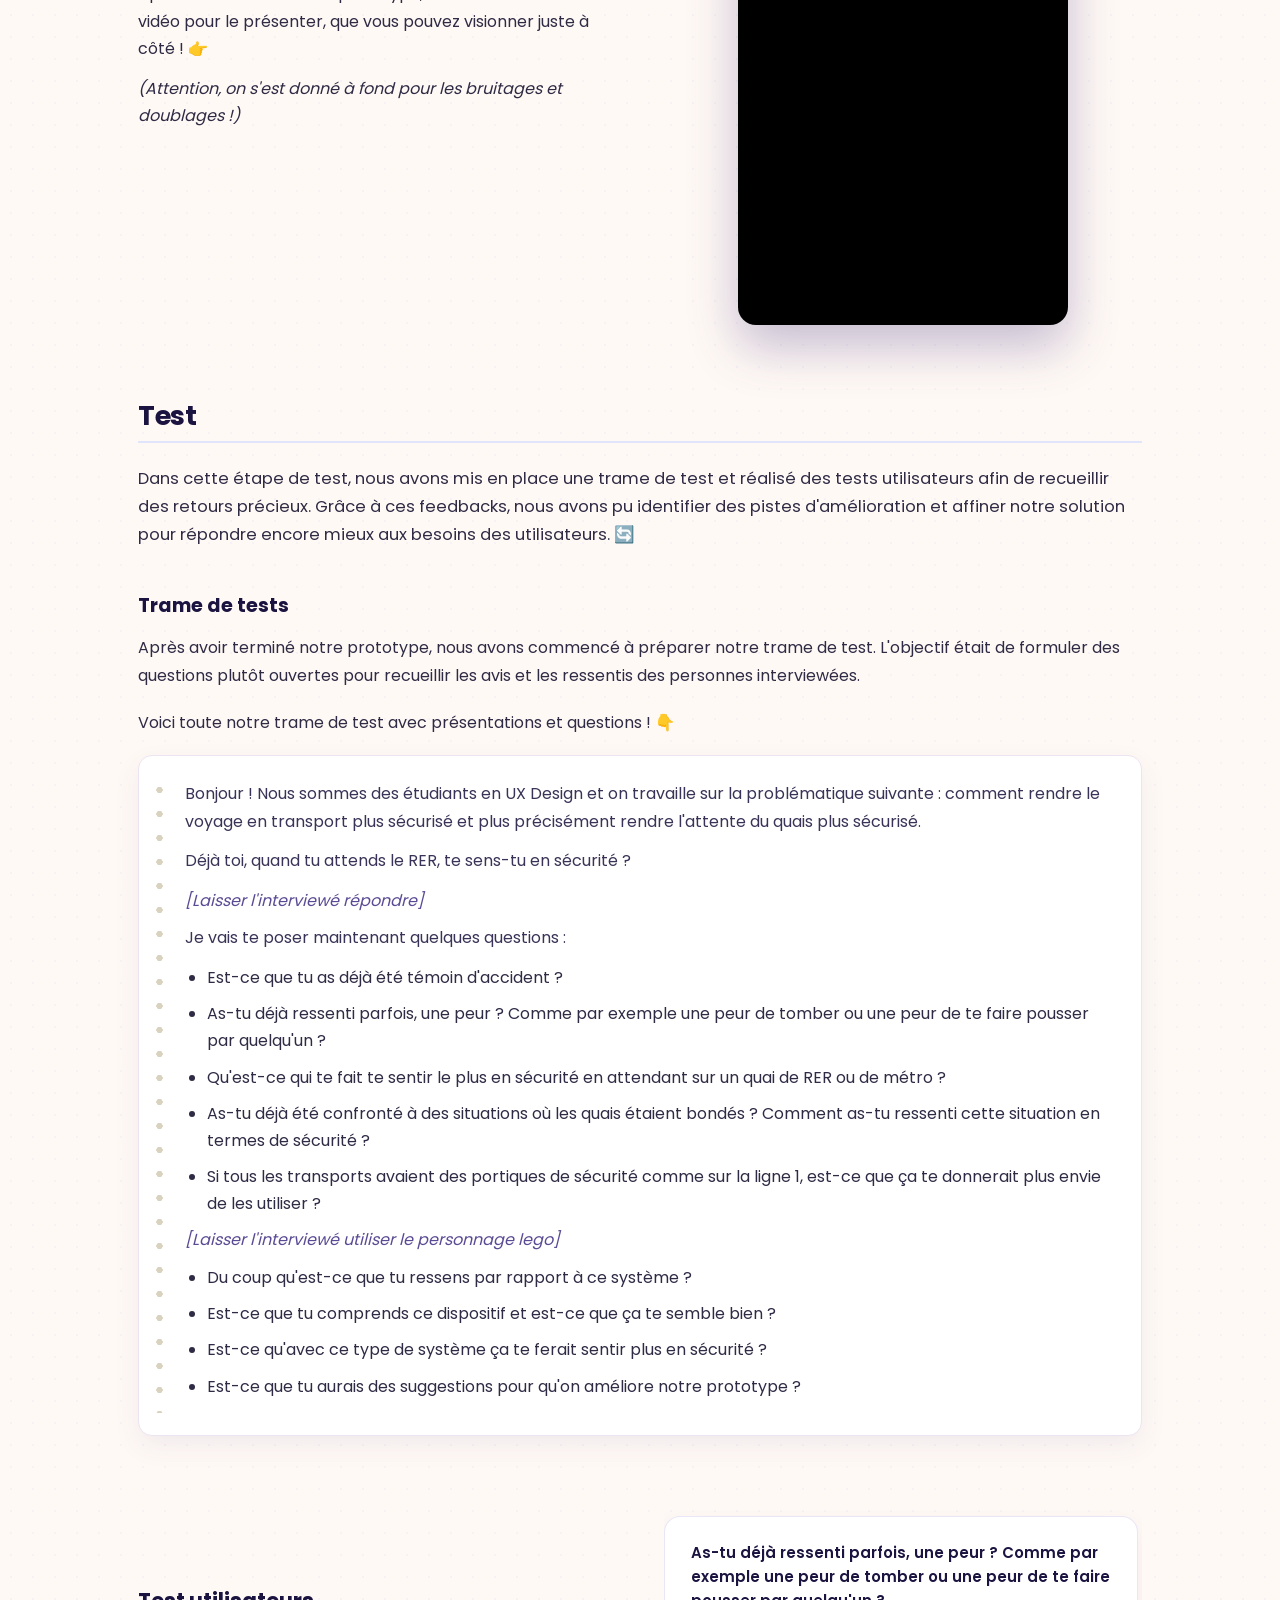
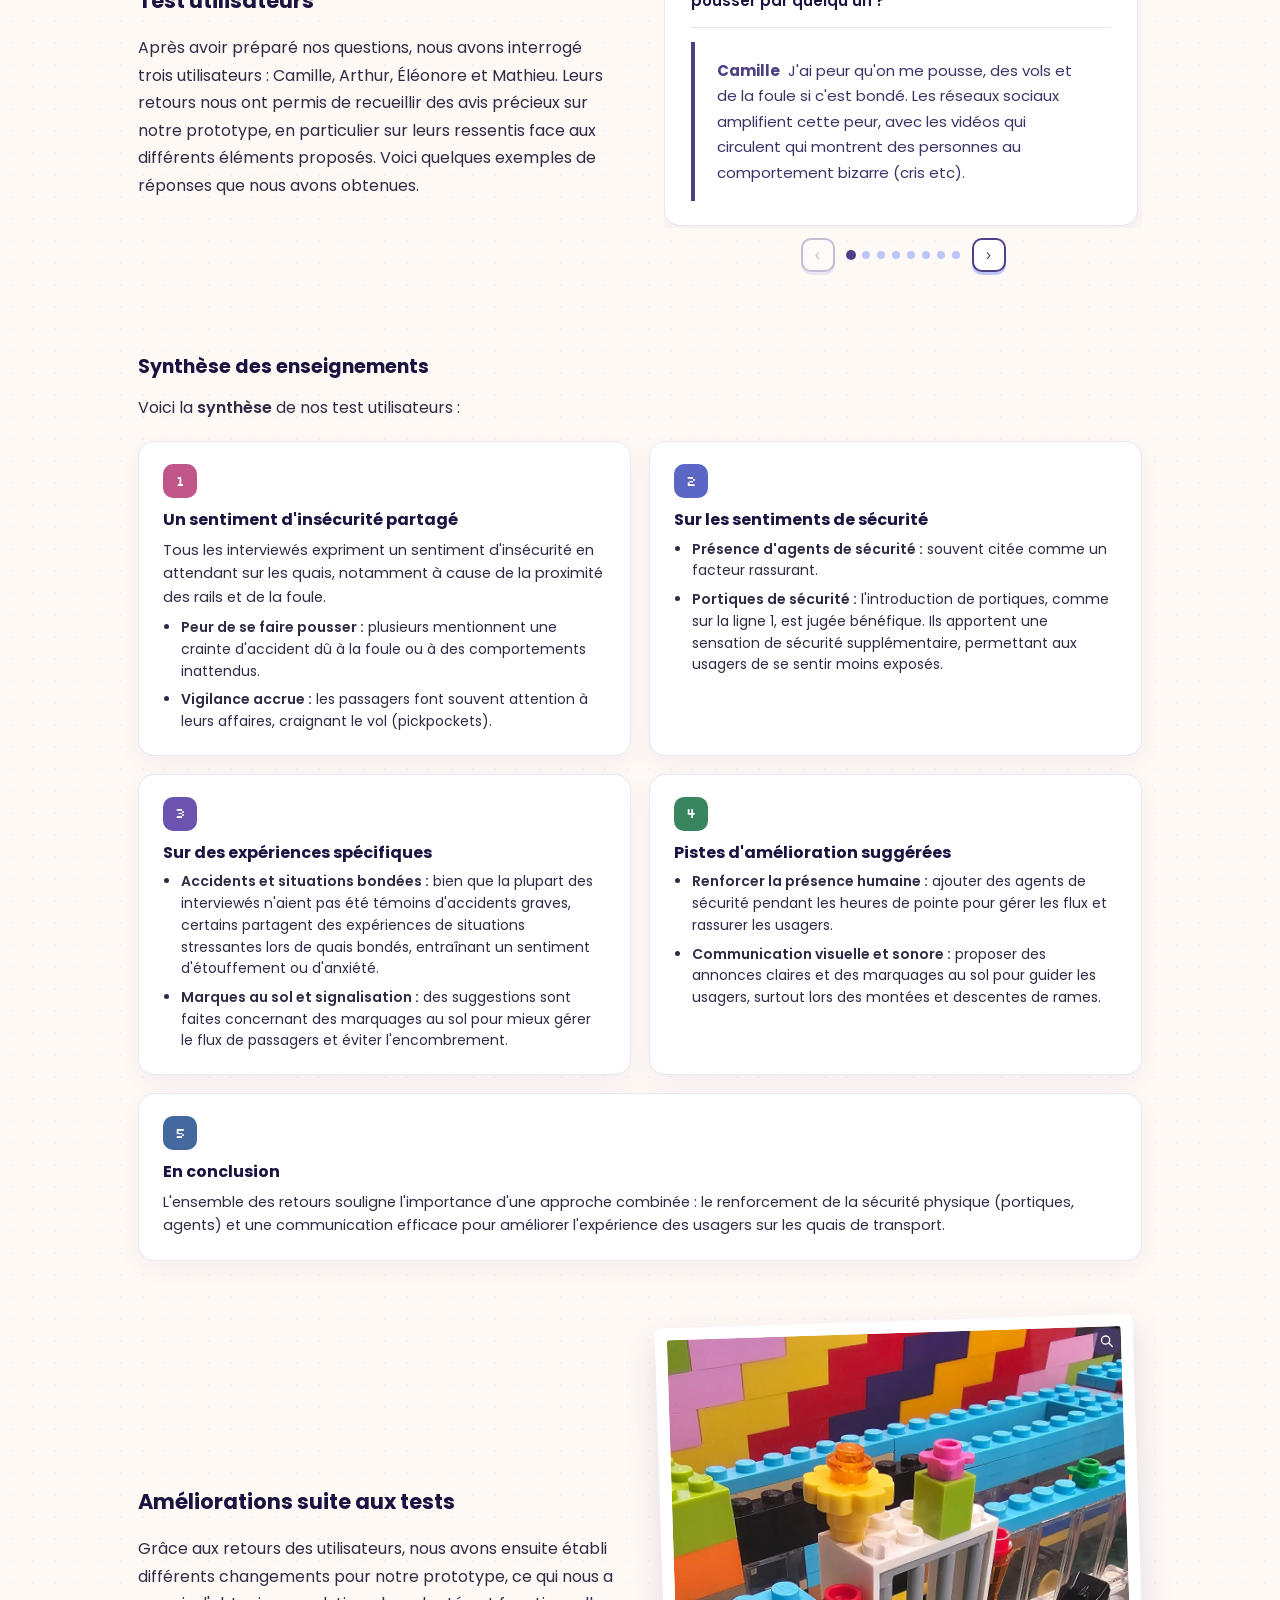
<file: design-thinking.html>
<!DOCTYPE html>
<html lang="fr">
<head>
<meta charset="UTF-8">
<meta name="viewport" content="width=device-width, initial-scale=1.0">
<title>Améliorer l'expérience des transports · Étude de cas — Cléa Godfrin</title>
<meta name="description" content="Étude de cas Design Thinking : rendre le voyage en transport en commun plus sécurisé, de la phase d'empathie au prototype Lego testé auprès des usagers.">
  <link rel="stylesheet" href="css/fonts.css">
  <link rel="stylesheet" href="css/styles.css">
<style>
  .cs-wrap{max-width:1060px;margin:0 auto;padding:26px 28px 20px;}
  .cs-backlink{display:inline-flex;align-items:center;gap:8px;box-shadow:2px 2px 0 var(--lav-deep);margin-bottom:22px;}
  .cs-backlink:hover{box-shadow:3px 3px 0 var(--lav-deep);}

  /* En-tête bannière */
  .cs-top{display:grid;grid-template-columns:1.55fr 1fr;gap:18px;align-items:stretch;margin-bottom:22px;}
  .cs-hero{position:relative;overflow:hidden;background:linear-gradient(135deg,#EEEDFE 0%,#FCEFF6 55%,#FFF9F5 100%);border:1px solid rgba(83,74,183,.10);border-radius:16px;padding:34px 36px;display:flex;flex-direction:column;justify-content:center;}
  .cs-klabel{font-family:'Silkscreen';font-size:13px;letter-spacing:1px;color:var(--violet);display:flex;align-items:center;gap:10px;margin-bottom:16px;}
  .cs-klabel .sq{width:9px;height:9px;background:var(--rose-Pmid);box-shadow:3px 3px 0 var(--lav);flex:none;}
  .cs-title{font-family:'Poppins';font-weight:700;font-size:clamp(26px,3.5vw,38px);line-height:1.12;letter-spacing:-.3px;color:#26215C;margin:0 0 13px;display:flex;align-items:baseline;flex-wrap:wrap;gap:12px;}
  .cs-badge{font-family:'Poppins';font-weight:500;font-size:13px;letter-spacing:.2px;color:#fff;background:var(--violet);border:1px solid var(--violet);border-radius:20px;padding:4px 12px;line-height:1;white-space:nowrap;}
  .cs-lead{font-family:'Poppins';font-weight:400;font-size:clamp(15.5px,1.8vw,18px);line-height:1.5;color:#26215C;max-width:none;}
  .cs-cover{display:block;width:100%;padding:0;border:none;border-radius:16px;overflow:hidden;background:#fff;box-shadow:0 18px 44px rgba(78,63,134,.2);cursor:zoom-in;transition:transform .2s ease,box-shadow .2s ease;font:inherit;position:relative;margin:0 0 22px;}
  .cs-cover:hover,.cs-cover:focus-visible{transform:scale(1.006);outline:none;}
  .cs-cover img{width:100%;display:block;}

  /* Grille métadonnées */
  .cs-meta{display:grid;grid-template-columns:1fr 1fr;column-gap:44px;row-gap:22px;}
  .cs-m{display:flex;flex-direction:column;gap:7px;min-width:0;}
  .cs-ml{font-family:'Poppins';font-weight:600;font-size:12.5px;letter-spacing:.5px;text-transform:uppercase;color:#4A3C86;}
  .cs-mv{font-family:'Poppins';font-weight:400;font-size:15.5px;line-height:1.4;color:#26215C;}
  .cs-tags{display:flex;flex-wrap:wrap;gap:8px;}
  .cs-tag{display:inline-block;font-family:'Poppins';font-weight:500;font-size:13px;color:#534AB7;background:#EEEDFE;border:1px solid rgba(83,74,183,.16);border-radius:20px;padding:5px 13px;line-height:1.2;}
  .cs-tag.rose{background:#FFE4EF;color:#A23C6E;border-color:#F3C9DC;}
  .cs-tag.lav{background:#E5E9FC;color:#4A3C86;border-color:#CDD5F6;}
  .cs-tag.violet{background:#ECE7FB;color:#513E96;border-color:#D8CEF3;}
  .cs-tag.green{background:#E1F1E9;color:#2C6E50;border-color:#C4E4D3;}
  .cs-tag.blue{background:#E0ECFA;color:#345F97;border-color:#C6DCF3;}
  .cs-metacard{background:#fff;border:1px solid rgba(83,74,183,.13);border-radius:16px;padding:24px 26px;box-shadow:0 8px 24px rgba(78,63,134,.06);display:flex;flex-direction:column;gap:15px;}
  .cs-disabled{opacity:.5;cursor:not-allowed;box-shadow:2px 2px 0 var(--lav-soft);}

  /* Sommaire : rail latéral collant à droite */
  html{scroll-behavior:smooth;}
  .cs-layout{display:block;}
  .cs-main{min-width:0;}
  .cs-rail{position:fixed;top:104px;right:24px;width:178px;z-index:40;}
  .cs-rail-h{font-family:'Silkscreen';font-size:10px;letter-spacing:.5px;color:var(--violet-mid);text-transform:uppercase;margin:0 0 14px;line-height:1.5;}
  .cs-rail a[href^="#"]{display:block;font-family:'Poppins';font-size:14px;color:#9089B8;text-decoration:none;padding:7px 0 7px 14px;border-left:2px solid #E4E1F5;line-height:1.35;transition:color .15s ease,border-color .15s ease;}
  .cs-rail a[href^="#"]:hover{color:var(--violet);}
  .cs-rail a[href^="#"].active{color:#1B1440;font-weight:600;border-left-color:var(--violet);}
  .cs-rail-back{display:inline-flex;align-items:center;gap:6px;font-family:'Poppins';font-size:13px;font-weight:600;color:var(--violet);text-decoration:none;margin-bottom:18px;}
  .cs-rail-back:hover{color:var(--violet-mid);text-decoration:underline;}

  /* Corps de texte */
  .cs-h3{font-family:'Poppins';font-weight:700;font-size:19px;color:#1B1440;margin:42px 0 12px;}
  .cs-h4{font-family:'Poppins';font-weight:700;font-size:16.5px;color:var(--violet);margin:26px 0 8px;}
  .cs-p{font-size:16px;line-height:1.78;color:var(--ink);margin:0 0 18px;max-width:none;}
  .cs-quote{position:relative;margin:18px 0;padding:14px 22px;border-left:4px solid var(--violet);border-radius:0 12px 12px 0;background:#fff;box-shadow:0 5px 16px rgba(78,63,134,.09);color:#3B3466;font-size:15px;line-height:1.7;font-style:italic;max-width:none;}
  .cs-list{margin:6px 0 16px;padding-left:22px;max-width:none;}
  .cs-list li{font-size:16px;line-height:1.7;color:var(--ink);margin-bottom:9px;}
  .cs-list ul{margin:8px 0 4px;padding-left:20px;}
  .cs-list ul li{font-size:15px;margin-bottom:6px;}
  .cs-qa{margin:6px 0 16px;padding-left:22px;max-width:none;list-style:none;}
  .cs-qa li{font-size:15.5px;line-height:1.7;color:var(--ink);margin-bottom:16px;padding-left:2px;}
  .cs-qa .a{display:block;margin-top:5px;color:#3B3466;}
  .cs-qa .a b{color:var(--violet);}

  /* Interviews : cartes de questions */
  .cs-qgrid{display:grid;grid-template-columns:1fr 1fr;gap:22px;margin:20px 0 30px;}
  .cs-qcard{position:relative;background:#fff;border:1px solid rgba(83,74,183,.13);border-radius:16px;padding:24px 26px 20px;box-shadow:0 8px 22px rgba(78,63,134,.07);overflow:hidden;}
  .cs-qcard::before{content:'';position:absolute;top:0;left:0;width:6px;height:100%;}
  .cs-qcard.a::before{background:var(--lav);}
  .cs-qcard.b::before{background:var(--rose-Pmid);}
  .cs-qcard h4{font-family:'Poppins';font-weight:700;font-size:15.5px;color:var(--violet);margin:0 0 14px;display:flex;align-items:center;gap:9px;}
  .cs-qcard h4 .n{display:inline-flex;align-items:center;justify-content:center;width:26px;height:26px;border-radius:8px;font-family:'Silkscreen';font-size:11px;color:#fff;flex:none;}
  .cs-qcard.a h4 .n{background:#5B67C4;}
  .cs-qcard.b h4 .n{background:#C0568A;}
  .cs-qcard ul{margin:0;padding-left:20px;}
  .cs-qcard li{font-size:14.5px;line-height:1.62;color:var(--ink);margin-bottom:10px;}
  .cs-qcard li:last-child{margin-bottom:0;}

  /* Interviews : verbatims */
  .cs-vq{font-family:'Poppins';font-weight:600;font-size:15px;color:#1B1440;margin:26px 0 2px;}
  .cs-vb{position:relative;margin:10px 0 18px;padding:16px 20px 16px 22px;border-left:4px solid var(--violet);border-radius:0 12px 12px 0;background:#fff;box-shadow:0 5px 16px rgba(78,63,134,.09);font-size:15px;line-height:1.7;color:#3B3466;}
  .cs-vb + .cs-vb{margin-top:-6px;}
  .cs-vb .who{font-family:'Poppins';font-weight:700;font-style:normal;margin-right:4px;}
  .cs-vb .who.v{color:var(--violet);}
  .cs-vb .who.r{color:#C0568A;}
  .cs-vb .who.b{color:#43699F;}
  .cs-vb .who.g{color:#38855F;}

  /* Slider de verbatims (question + citation) */
  .cs-vslider{display:flex;gap:20px;overflow-x:auto;overflow-y:hidden;scroll-snap-type:x mandatory;scroll-behavior:smooth;padding:6px 2px 8px;margin:14px 0 4px;scrollbar-width:none;align-items:start;transition:height .28s ease;}
  .cs-vslider::-webkit-scrollbar{display:none;}
  .cs-vslide{flex:0 0 100%;scroll-snap-align:start;box-sizing:border-box;}
  .cs-vslide .cs-vq{margin-top:0;}
  .cs-vslide .cs-vb{margin-bottom:0;}
  .cs-vslide .cs-vb + .cs-vb{margin-top:12px;}
  .cs-vslider.boxed .cs-vslide{background:#fff;border:1px solid rgba(83,74,183,.13);border-radius:16px;padding:24px 26px;box-shadow:0 8px 22px rgba(78,63,134,.07);box-sizing:border-box;}
  .cs-vslider.boxed .cs-vq{margin:0 0 14px;padding-bottom:13px;border-bottom:1px solid var(--lav-soft);}
  .cs-vslider.boxed .cs-vb{background:transparent;box-shadow:none;margin:0;}
  .cs-vslider.boxed .cs-vb + .cs-vb{margin-top:12px;}
  .cs-slidernav{display:flex;gap:12px;align-items:center;justify-content:center;margin:10px 0 20px;}
  .cs-slidernav button{width:34px;height:34px;border-radius:10px;border:2px solid var(--violet);background:#fff;color:var(--violet);cursor:pointer;font-size:16px;line-height:1;display:flex;align-items:center;justify-content:center;box-shadow:0 3px 0 var(--lav);transition:transform .1s ease,box-shadow .1s ease;}
  .cs-slidernav button:hover{transform:translateY(-1px);box-shadow:0 4px 0 var(--lav);}
  .cs-slidernav button:disabled{opacity:.32;cursor:not-allowed;transform:none;box-shadow:0 3px 0 var(--lav);}
  .cs-slidernav .dots{display:flex;gap:7px;}
  .cs-slidernav .dot{width:8px;height:8px;border-radius:50%;background:var(--lav);transition:background .15s ease,transform .15s ease;}
  .cs-slidernav .dot.on{background:var(--violet);transform:scale(1.25);}

  /* Carrousel de storyboards */
  .cs-carousel{display:flex;gap:24px;overflow-x:auto;overflow-y:hidden;scroll-snap-type:x mandatory;scroll-behavior:smooth;padding:4px 2px 8px;margin:18px 0 4px;scrollbar-width:none;align-items:start;transition:height .28s ease;}
  .cs-carousel::-webkit-scrollbar{display:none;}
  .cs-cslide{flex:0 0 100%;scroll-snap-align:start;box-sizing:border-box;}
  .cs-cslide .cs-h4{margin-top:0;}
  .cs-cslide .cs-img{transform:none;margin:12px 0 0;}
  .cs-cslide .cs-img:hover,.cs-cslide .cs-img:focus-visible{transform:scale(1.01);}
  .cs-cslide .cs-imgcap{margin-bottom:0;}

  /* Phase d'idéation : brainstorm + idées retenues */
  .cs-brainpanel{background:none;border:none;border-radius:0;padding:0;margin:16px 0 26px;}
  .cs-brainpanel > .cs-brainhead{font-family:'Poppins';font-weight:700;font-size:19px;color:#1B1440;margin:0 0 10px;}
  .cs-brainpanel > .cs-braintxt{font-size:15.5px;line-height:1.62;color:var(--ink);margin:0 0 20px;}
  .cs-brainpanel .lbl{font-family:'Poppins';font-weight:700;font-size:15px;color:var(--violet);margin:0 0 16px;display:flex;align-items:center;gap:9px;}
  .cs-ideas{display:flex;flex-wrap:wrap;gap:12px;list-style:none;margin:0;padding:0;max-width:none;}
  .cs-ideas li{position:relative;flex:1 1 300px;background:#fff;border:1px solid rgba(83,74,183,.1);border-radius:12px;padding:13px 16px 13px 40px;font-size:14.5px;line-height:1.48;color:#3B3466;box-shadow:0 6px 14px rgba(78,63,134,.07);}
  .cs-ideas li::before{content:'';position:absolute;left:16px;top:17px;width:10px;height:10px;border-radius:50%;background:var(--rose-Pmid);box-shadow:0 0 0 3px rgba(238,182,210,.3);}
  .cs-retained{background:#fff;border:2px solid var(--violet);border-radius:16px;box-shadow:6px 6px 0 var(--lav);padding:6px 28px;margin:16px 0 8px;}
  .cs-retrow{display:flex;align-items:center;gap:18px;padding:20px 0;border-bottom:1px solid #EEE8F8;}
  .cs-retrow:last-child{border-bottom:none;}
  .cs-retrow .chk{flex:none;display:inline-flex;align-items:center;justify-content:center;width:36px;height:36px;border-radius:50%;background:var(--violet);box-shadow:0 4px 10px rgba(78,63,134,.3);}
  .cs-retrow .num{flex:none;font-family:'Silkscreen';font-size:13px;color:var(--violet);}
  .cs-retrow p{margin:0;font-size:15.5px;line-height:1.55;color:#3B3466;}
  .cs-rethead{padding:22px 2px 18px;border-bottom:1px solid #EEE8F8;}
  .cs-rethead h4{font-family:'Poppins';font-weight:700;font-size:18px;color:#1B1440;margin:0 0 8px;}
  .cs-rethead p{margin:0;font-size:15px;line-height:1.55;color:var(--ink);}

  /* Trame + Test utilisateurs sur deux colonnes */
  .cs-testcols{display:grid;grid-template-columns:1fr 1fr;gap:38px;align-items:start;margin:10px 0 8px;}
  .cs-testcols .cs-h3{margin-top:0;}
  .cs-testcol{min-width:0;}
  @media(max-width:820px){ .cs-testcols{grid-template-columns:1fr;gap:10px;} }

  /* Bloc coloré Test utilisateurs */
  .cs-testpanel{background:linear-gradient(135deg,#EFEAFB 0%,#F8EEF5 100%);border:1px solid rgba(83,74,183,.1);border-radius:20px;padding:28px 32px 32px;margin:18px 0 8px;}
  .cs-testpanel .cs-h3{margin-top:0;}
  .cs-testpanel .cs-h4{margin-top:30px;}
  .cs-testpanel .cs-note{background:#fff;}
  @media(max-width:820px){ .cs-testpanel{padding:22px 18px 24px;} }

  /* Interviews : synthèse en cartes */
  .cs-syn{display:grid;grid-template-columns:1fr 1fr;gap:26px;margin:22px 0 34px;align-items:start;}
  .cs-syncard{background:#fff;border:2.5px solid var(--violet);border-radius:16px;padding:26px 28px 22px;box-shadow:6px 6px 0 var(--lav);}
  .cs-syncard:last-child{grid-column:1 / -1;}
  .cs-syncard:last-child ul{columns:2;column-gap:34px;}
  .cs-syncard:last-child li{break-inside:avoid;}
  .cs-syncard h4{font-family:'Poppins';font-weight:700;font-size:17px;color:#1B1440;margin:0 0 15px;line-height:1.3;padding-bottom:13px;border-bottom:2px solid var(--lav-soft);}
  .cs-syncard ul{margin:0;padding-left:19px;}
  .cs-syncard li{font-size:15px;line-height:1.6;color:var(--ink);margin-bottom:13px;}
  .cs-syncard li:last-child{margin-bottom:0;}
  .cs-syncard li b{color:var(--violet);font-weight:600;}

  /* Cartes clés (façon « Synthèse des enseignements » Tricount) */
  .cs-cards{display:grid;grid-template-columns:1fr 1fr;gap:18px;margin:18px 0 8px;}
  .cs-keycard{background:#fff;border:1px solid rgba(83,74,183,.13);border-radius:16px;padding:22px 24px;box-shadow:0 8px 22px rgba(78,63,134,.06);}
  .cs-keycard.wide{grid-column:1 / -1;}
  .cs-keycard .num{display:inline-flex;align-items:center;justify-content:center;width:34px;height:34px;border-radius:10px;font-family:'Silkscreen';font-size:14px;color:#fff;margin-bottom:12px;}
  .cs-keycard h4{font-family:'Poppins';font-weight:700;font-size:16px;color:#1B1440;margin:0 0 8px;line-height:1.3;}
  .cs-keycard p{font-size:14.5px;line-height:1.62;color:var(--ink);margin:0 0 8px;}
  .cs-keycard p:last-child{margin-bottom:0;}
  .cs-keycard ul{margin:6px 0 0;padding-left:18px;}
  .cs-keycard li{font-size:14px;line-height:1.55;color:var(--ink);margin-bottom:7px;}
  .cs-keycard li:last-child{margin-bottom:0;}
  .cs-keycard.c1 .num{background:#C0568A;}
  .cs-keycard.c2 .num{background:#5B67C4;}
  .cs-keycard.c3 .num{background:#6A54B0;}
  .cs-keycard.c4 .num{background:#38855F;}
  .cs-keycard.c5 .num{background:#43699F;}

  /* Image ↔ texte (façon Flying Secoya / Notion) */
  .cs-step{display:grid;grid-template-columns:1fr 1fr;gap:48px;align-items:center;margin:60px 0;}
  .cs-step.flip .cs-step-txt{order:2;}
  .cs-step-txt{min-width:0;}
  .cs-step-txt h3{font-family:'Poppins';font-weight:700;font-size:21px;color:#1B1440;margin:0 0 20px;line-height:1.25;}
  .cs-step-txt h4{font-family:'Poppins';font-weight:700;font-size:17px;color:var(--violet);margin:0 0 10px;}
  .cs-step-txt p{font-size:16px;line-height:1.72;color:var(--ink);margin:0 0 12px;}
  .cs-step-txt p:last-child{margin-bottom:0;}
  .cs-step-media{min-width:0;}

  /* Images polaroïd cliquables */
  .cs-fig{position:relative;display:block;width:100%;padding:12px 12px 14px;border:none;border-radius:6px;background:#fff;box-shadow:0 14px 32px rgba(78,63,134,.16);cursor:zoom-in;transform:rotate(-1.8deg);transition:transform .3s ease,box-shadow .3s ease;font:inherit;}
  .cs-step.flip .cs-fig{transform:rotate(1.8deg);}
  .cs-fig:hover,.cs-fig:focus-visible{transform:rotate(0deg) scale(1.02);box-shadow:0 22px 42px rgba(78,63,134,.22);outline:none;}
  .cs-fig img{width:100%;border-radius:3px;display:block;}
  .cs-cap{display:block;font-family:'Silkscreen';font-size:11px;letter-spacing:.5px;color:var(--violet-mid);text-align:center;margin-top:11px;line-height:1.5;}
  .cs-fig::after,.cs-img::after,.cs-cover::after{content:'';position:absolute;top:13px;right:13px;width:27px;height:27px;border-radius:8px;background:rgba(78,63,134,.5) url("data:image/svg+xml,%3Csvg xmlns='http://www.w3.org/2000/svg' viewBox='0 0 24 24' fill='none' stroke='white' stroke-width='2.2' stroke-linecap='round'%3E%3Ccircle cx='10.5' cy='10.5' r='6.5'/%3E%3Cline x1='15.5' y1='15.5' x2='21' y2='21'/%3E%3C/svg%3E") center/15px no-repeat;opacity:1;transition:transform .18s ease,background-color .18s ease;pointer-events:none;}
  .cs-fig:hover::after,.cs-fig:focus-visible::after,.cs-img:hover::after,.cs-img:focus-visible::after,.cs-cover:hover::after,.cs-cover:focus-visible::after{transform:scale(1.12);background-color:var(--violet);}

  /* Grande image pleine largeur (diagramme / tableau) */
  .cs-img{position:relative;display:block;width:100%;padding:12px 12px 14px;border:none;border-radius:6px;background:#fff;box-shadow:0 14px 32px rgba(78,63,134,.16);cursor:zoom-in;transform:rotate(-1.2deg);transition:transform .3s ease,box-shadow .3s ease;font:inherit;margin:24px 0 6px;}
  .cs-img:hover,.cs-img:focus-visible{transform:rotate(0deg) scale(1.02);box-shadow:0 22px 42px rgba(78,63,134,.22);outline:none;}
  .cs-img img{width:100%;display:block;border-radius:3px;}
  .cs-imgcap{display:block;font-family:'Silkscreen';font-size:11px;letter-spacing:.5px;color:var(--violet-mid);text-align:center;margin:10px 0 24px;}
  .cs-read{display:block;font-size:14px;font-style:italic;color:var(--violet-mid);margin:2px 0 0;}

  /* Callouts */
  .cs-callout{position:relative;border-radius:16px;padding:28px 26px 22px;margin:34px 0 26px;font-size:16px;line-height:1.62;color:var(--ink);background:#fff;border:3px solid var(--violet);box-shadow:7px 7px 0 var(--lav);}
  .cs-callout .ic{margin-right:8px;}
  .cs-pin{position:absolute;top:-28px;left:-24px;transform:scaleX(-1) rotate(-14deg);width:56px;height:56px;filter:drop-shadow(0 4px 4px rgba(78,63,134,.3));}
  .cs-qmark{position:absolute;top:-24px;left:-12px;transform:rotate(-12deg);width:52px;height:52px;filter:drop-shadow(0 4px 4px rgba(78,63,134,.28));}
  .cs-bulb{position:absolute;top:-26px;left:-12px;transform:rotate(-10deg);width:52px;height:52px;filter:drop-shadow(0 4px 4px rgba(78,63,134,.28));}
  .cs-callout.q{background:var(--rose);border:2px solid var(--rose-Pmid);box-shadow:none;}
  .cs-callout.idea{background:#EFE9FB;border:2px solid var(--lav);box-shadow:none;}
  .cs-note{position:relative;border-radius:14px;padding:24px 30px 26px 46px;margin:18px 0;color:#3A3357;font-size:16px;line-height:1.72;background:#fff;border:1px solid #ECE4F1;box-shadow:0 10px 26px rgba(78,63,134,.08);}
  .cs-note::after{content:'';position:absolute;left:17px;top:22px;bottom:22px;width:7px;background-image:radial-gradient(circle,#D9D2BF 3px,transparent 3.4px);background-size:7px 24px;background-repeat:repeat-y;}
  .cs-note .ic{margin-right:6px;}
  .cs-note .cs-list{margin-bottom:0;}
  .cs-note p{margin:0 0 12px;}
  .cs-note .lego{font-style:italic;color:var(--violet-mid);margin:4px 0 10px;}

  /* Vidéo intégrée (Google Drive) — format portrait */
  .cs-videowrap{margin:16px 0 8px;}
  .cs-videostage{display:block;}
  .cs-video{position:relative;width:min(330px,72vw);margin:0 auto;aspect-ratio:9/16;border-radius:18px;overflow:hidden;background:#000;box-shadow:0 22px 50px rgba(78,63,134,.32);}
  .cs-video iframe{position:absolute;inset:0;width:100%;height:100%;border:0;}
  .cs-videonote{font-style:italic;color:var(--violet-mid);font-size:14.5px;margin:14px 0 0;}

  .cs-sec{font-family:'Poppins';font-weight:800;font-size:clamp(21px,2.6vw,27px);letter-spacing:-.3px;color:#1B1440;margin:74px 0 8px;scroll-margin-top:90px;}
  .cs-secline{height:0;border:none;border-top:2px solid var(--lav-soft);margin:0 0 22px;}
  .cs-divider{height:0;border:none;border-top:2px solid var(--lav-soft);margin:40px 0 30px;}
  .cs-concl{background:#fff;border:3px solid var(--violet);border-radius:16px;box-shadow:9px 9px 0 var(--lav);padding:28px 34px 32px;margin:44px 0 30px;}
  .cs-concl .cs-sec{margin-top:0;}
  .cs-concl .cs-secline{margin-top:0;}
  .cs-secintro{font-size:16.5px;line-height:1.7;color:var(--ink);margin:0 0 14px;max-width:none;}
  .cs-gal2{display:grid;grid-template-columns:1fr 1fr;gap:34px;margin:28px 0 6px;align-items:start;}

  /* Proposition de problématique : post-it de brainstorming + choix retenu */
  .cs-hmw{display:flex;flex-wrap:wrap;gap:22px;margin:24px 0 40px;padding:10px 0 0;list-style:none;max-width:none;}
  .cs-hmw li{position:relative;flex:1 1 calc(50% - 22px);min-width:240px;padding:28px 22px 24px;border-radius:3px;font-family:'Poppins';font-weight:500;font-size:15.5px;line-height:1.48;color:#3B3466;box-shadow:0 12px 24px rgba(78,63,134,.15);}
  .cs-hmw li::before{content:'';position:absolute;top:-11px;left:50%;transform:translateX(-50%) rotate(-3deg);width:74px;height:22px;background:rgba(187,197,248,.5);box-shadow:0 1px 2px rgba(78,63,134,.12);}
  .cs-hmw li:nth-child(4n+1){background:#EAE7FB;transform:rotate(-1.5deg);}
  .cs-hmw li:nth-child(4n+2){background:#FCE3EF;transform:rotate(1.3deg);}
  .cs-hmw li:nth-child(4n+3){background:#E3F0E9;transform:rotate(1deg);}
  .cs-hmw li:nth-child(4n){background:#FBF0DB;transform:rotate(-1.1deg);}
  .cs-hmw li:hover{transform:rotate(0deg) translateY(-3px);box-shadow:0 16px 30px rgba(78,63,134,.2);transition:transform .2s ease,box-shadow .2s ease;}
  .cs-pick{position:relative;background:#fff;border:1px solid rgba(83,74,183,.16);border-left:5px solid var(--violet);border-radius:14px;padding:22px 28px;margin:24px 0 8px;box-shadow:0 8px 22px rgba(78,63,134,.07);}
  .cs-pick-tag{display:block;font-family:'Silkscreen';font-size:10px;letter-spacing:1px;color:var(--violet);text-transform:uppercase;margin-bottom:9px;}
  .cs-pick p{font-family:'Poppins';font-weight:700;font-size:clamp(17px,2vw,20px);color:var(--violet);margin:0;line-height:1.34;}

  /* Bandeau de transition : résumé -> détail */
  .cs-scroll{position:relative;display:flex;align-items:center;gap:22px;background:#fff;border:1px solid rgba(83,74,183,.12);border-left:7px solid var(--violet);border-radius:14px;padding:22px 30px;margin:34px 0 10px;box-shadow:0 14px 30px rgba(78,63,134,.12);}
  .cs-scroll .ic{display:inline-flex;line-height:0;flex:none;border-radius:50%;filter:drop-shadow(0 5px 11px rgba(78,63,134,.28));animation:csBob 1.8s ease-in-out infinite;transition:transform .15s ease;cursor:pointer;}
  .cs-scroll .ic:hover,.cs-scroll .ic:focus-visible{transform:scale(1.18) translateY(4px);outline:none;animation-play-state:paused;box-shadow:0 0 0 8px rgba(187,197,248,.5);filter:drop-shadow(0 12px 20px rgba(78,63,134,.45));}
  .cs-scroll .ic:hover svg circle,.cs-scroll .ic:focus-visible svg circle{fill:#6A54B0;}
  .cs-scroll .txt{min-width:0;}
  .cs-scroll .k{display:block;font-family:'Silkscreen';font-size:10px;letter-spacing:1px;color:var(--violet);text-transform:uppercase;margin-bottom:7px;}
  .cs-scroll p{font-size:16px;line-height:1.62;color:var(--ink);margin:0;}
  .cs-scroll p strong{color:var(--violet);font-weight:700;}
  @keyframes csBob{0%,100%{transform:translateY(0);}50%{transform:translateY(4px);}}
  .a11y-reduce .cs-scroll .ic{animation:none;}

  .cs-cols{display:grid;grid-template-columns:1fr 1fr;gap:36px;}
  .cs-cols h3{font-family:'Poppins';font-weight:700;font-size:18px;color:var(--violet);margin-bottom:12px;}
  .cs-cols p{font-size:15.5px;line-height:1.72;color:var(--ink);}

  .cs-end{margin:56px 0 30px;padding-top:30px;border-top:2px solid var(--lav-soft);display:flex;gap:16px;flex-wrap:wrap;align-items:center;justify-content:space-between;}
  .cs-end-actions{display:flex;gap:12px;flex-wrap:wrap;align-items:center;}

  em{font-style:normal;opacity:1;}
  strong{font-weight:600;}

  .lb{position:fixed;inset:0;background:rgba(27,20,64,.92);display:flex;align-items:center;justify-content:center;padding:34px;z-index:999;opacity:0;visibility:hidden;transition:opacity .22s ease;cursor:zoom-out;}
  .lb.open{opacity:1;visibility:visible;}
  .lb img{max-width:95vw;max-height:90vh;border-radius:12px;box-shadow:0 24px 70px rgba(0,0,0,.5);}
  .lb-close{position:absolute;top:18px;right:24px;font-size:34px;line-height:1;color:#fff;background:none;border:none;cursor:pointer;font-family:'Poppins';z-index:2;}
  .lb-nav{position:absolute;top:50%;transform:translateY(-50%);width:54px;height:54px;border-radius:50%;border:none;background:rgba(255,255,255,.16);color:#fff;font-size:30px;line-height:1;cursor:pointer;display:flex;align-items:center;justify-content:center;transition:background .15s ease,transform .15s ease;z-index:2;}
  .lb-prev{left:22px;} .lb-next{right:22px;}
  .lb-nav:hover{background:rgba(255,255,255,.32);}
  .lb-nav:active{transform:translateY(-50%) scale(.94);}
  .lb-nav:disabled{opacity:.25;cursor:not-allowed;}
  .lb-count{position:absolute;bottom:24px;left:50%;transform:translateX(-50%);font-family:'Silkscreen';font-size:12px;letter-spacing:1px;color:rgba(255,255,255,.85);}

  @media(max-width:820px){
    .cs-top{grid-template-columns:1fr;gap:16px;}
    .cs-cols{grid-template-columns:1fr;gap:24px;}
    .cs-meta,.cs-metacard{grid-template-columns:1fr;row-gap:18px;}
    .cs-concl{padding:22px 18px;box-shadow:5px 5px 0 var(--lav);}
    .cs-gal2{grid-template-columns:1fr;gap:34px;}
    .cs-qgrid{grid-template-columns:1fr;}
    .cs-syn{grid-template-columns:1fr;}
    .cs-syncard:last-child ul{columns:1;}
    .cs-retained{grid-template-columns:1fr;}
    .cs-cards{grid-template-columns:1fr;}
    .cs-end{justify-content:center;}
    .cs-end-actions{justify-content:center;}
    .cs-step{grid-template-columns:1fr;gap:22px;}
    .cs-step.flip .cs-step-txt{order:0;}
    .cs-step-media{max-width:480px;margin:0 auto;}
  }
  @media(max-width:1520px){ .cs-rail{display:none;} }
</style>
</head>
<body>

  <div class="a11y">
    <button class="a11y-toggle" aria-expanded="false" aria-controls="a11y-panel">
      <svg viewBox="0 0 24 24" width="22" height="22" aria-hidden="true" fill="currentColor"><circle cx="12" cy="3.5" r="2"/><path d="M20 7.5a1 1 0 0 1 0 2l-5 .6V13l1.8 6.1a1 1 0 0 1-1.9.6L13 15.5h-2l-1.9 4.2a1 1 0 0 1-1.9-.6L9 13v-2.9l-5-.6a1 1 0 0 1 0-2h16z"/></svg>
      <span>Accessibilité</span>
    </button>
    <div class="a11y-panel" id="a11y-panel" hidden>
      <p class="a11y-title">Accessibilité</p>
      <button type="button" data-a11y="big" aria-pressed="false">Texte plus grand</button>
      <button type="button" data-a11y="contrast" aria-pressed="false">Contraste élevé</button>
      <button type="button" data-a11y="reduce" aria-pressed="false">Réduire les animations</button>
      <button type="button" data-a11y="links" aria-pressed="false">Souligner les liens</button>
    </div>
  </div>

  <nav aria-label="Navigation principale">
    <div class="nav-in">
      <a href="index.html" class="brand" aria-label="Cléa Godfrin, accueil">
        <span class="logo">CG</span>
        <span class="brand-name">Cléa Godfrin</span>
      </a>
      <button class="nav-toggle" aria-label="Ouvrir le menu" aria-expanded="false"
        onclick="var n=document.getElementById('nl');var o=n.classList.toggle('open');this.setAttribute('aria-expanded',o)">☰</button>
      <div class="nav-links" id="nl">
        <a href="index.html">Accueil</a>
        <a href="index.html#apropos">À propos</a>
        <a href="index.html#competences">Compétences</a>
        <a href="index.html#epopees">Projets</a>
        <a href="index.html#passions">Passions</a>
        <a href="index.html#contact">Contact</a>
      </div>
    </div>
  </nav>

  <main id="main">
    <article class="cs-wrap">

      <a href="index.html#epopees" class="btn ghost cs-backlink"><span aria-hidden="true">←</span> Retour aux projets</a>

      <div class="cs-top">
        <div class="cs-hero">
          <p class="cs-klabel"><span class="sq"></span><span aria-hidden="true">⊹</span> ÉTUDE DE CAS</p>
          <h1 class="cs-title">Améliorer l'expérience des transports <span class="cs-badge">Projet scolaire</span></h1>
          <p class="cs-lead">Comment rendre le voyage en transport en commun plus sécurisé ?</p>
        </div>
        <aside class="cs-metacard">
          <div class="cs-m"><span class="cs-ml">Domaine</span><span class="cs-mv">UX Design · Design Thinking</span></div>
          <div class="cs-m"><span class="cs-ml">Durée</span><span class="cs-mv">1 semaine</span></div>
          <div class="cs-m"><span class="cs-ml">Rôle</span><span class="cs-mv">UX Designer</span></div>
          <div class="cs-m"><span class="cs-ml">Outils de création</span><span class="cs-tags"><span class="cs-tag blue">FigJam</span><span class="cs-tag lav">Figma</span><span class="cs-tag rose">Lego</span></span></div>
          <div class="cs-m"><span class="cs-ml">Type de mission</span><span class="cs-tags"><span class="cs-tag violet">Design Thinking</span><span class="cs-tag green">UX Research</span></span></div>
        </aside>
      </div>

      <button class="cs-cover" type="button" aria-label="Agrandir la couverture">
        <img src="assets/Design thinking.webp" alt="Prototype en Lego d'un quai de métro et d'un train, avec une diapositive Design Thinking : comment rendre le voyage en transport en commun plus sécurisé ?">
      </button>

      <div class="cs-layout">
        <div class="cs-main">

      <div class="cs-callout"><svg class="cs-pin" viewBox="0 0 40 40" width="54" height="54" fill="none" aria-hidden="true"><line x1="18" y1="19.5" x2="9.5" y2="30.5" stroke="#4E3F86" stroke-width="2.4" stroke-linecap="round"/><circle cx="21.5" cy="14" r="8.5" fill="#FCD9E7" stroke="#4E3F86" stroke-width="2.2"/><circle cx="21.5" cy="14" r="2.6" fill="#EEB6D2"/></svg>Prendre les transports en commun s'accompagne souvent de soucis, en particulier en matière de sécurité, ce qui rend l'expérience plus stressante et parfois désagréable. C'est pourquoi renforcer les dispositifs de sécurité peut jouer un rôle essentiel pour protéger les usagers et réduire les risques.</div>

      <h2 class="cs-sec" id="introduction">Introduction</h2>
      <hr class="cs-secline">

      <h3 class="cs-h3">Contexte</h3>
      <p class="cs-p">Projet réalisé en groupe de quatre dans le cadre de mon master à l'IIM Digital School, conçu pour nous initier aux méthodes de Design Thinking. Ce projet tourne autour du thème des transports en commun et explore plus précisément la question suivante : <em>Comment améliorer l'expérience utilisateur des transports en commun locaux ?</em></p>

      <h3 class="cs-h3">Problématique</h3>
      <p class="cs-p">Si <em>(je l'espère !)</em> vous continuez à lire mon projet, vous verrez que nous avons choisi de nous concentrer sur une problématique spécifique pour améliorer l'expérience des utilisateurs des transports en commun. Grâce à nos interviews et recherches, nous avons identifié un véritable problème de <strong>sécurité</strong> qui impacte fortement cette expérience. Ce manque de sécurité réduit l'envie d'utiliser les transports, un constat qui a orienté notre démarche.</p>

      <div class="cs-callout q"><svg class="cs-qmark" viewBox="0 0 40 40" width="54" height="54" aria-hidden="true"><text x="20" y="33" text-anchor="middle" font-family="Poppins,sans-serif" font-weight="800" font-size="38" fill="#FCD9E7" stroke="#4E3F86" stroke-width="3.4" paint-order="stroke" stroke-linejoin="round">?</text></svg>Alors, comment pourrions-nous rendre le voyage plus sécurisé ?</div>

      <h3 class="cs-h3">Notre solution : des portiques de sécurité sur tous les quais de métro et RER</h3>
      <p class="cs-p">Qui n'a jamais ressenti cette peur, lorsque le train arrive et que le quai est bondé, de se faire pousser, que ce soit par accident ou intentionnellement ? C'est une inquiétude que nous avons constatée lors de nos études et de nos interviews <em>(que je vous invite à consulter juste après)</em>. Notre objectif était de permettre aux usagers de se sentir sereins et en sécurité en attendant leur train, afin d'améliorer leur expérience de voyage.</p>

      <div class="cs-step">
        <div class="cs-step-txt">
          <h3>1. Un accès équitable à la sécurité</h3>
          <p>Au final, n'est-il pas injuste que des métros comme la ligne 1 puissent bénéficier de portiques de sécurité alors que d'autres n'en ont pas ? Pourquoi une solution aussi efficace ne serait-elle pas présente pour TOUS les métros et RER ? Pas de panique, chez nous, 0 injustice ! Notre solution propose des portiques de sécurité pour tous !</p>
        </div>
        <div class="cs-step-media">
          <button class="cs-fig" type="button" aria-label="Agrandir l'image"><img src="assets/Design thinking 1.webp" alt="Prototype Lego du quai et du train avec la mention : un accès équitable à la sécurité."><span class="cs-cap">Un accès équitable à la sécurité</span></button>
        </div>
      </div>

      <div class="cs-step flip">
        <div class="cs-step-txt">
          <h3>2. Prévention et protection des vies</h3>
          <p>Il est crucial de souligner qu'environ 500 personnes se jettent chaque année sur les rails. Notre solution, en plus de rehausser l'expérience des usagers, pourrait véritablement jouer un rôle dans la protection des vies.</p>
        </div>
        <div class="cs-step-media">
          <button class="cs-fig" type="button" aria-label="Agrandir l'image"><img src="assets/Design thinking 2.webp" alt="Prototype Lego d'un portique de sécurité sur le quai, avec la mention : prévention et protection des vies."><span class="cs-cap">Prévention et protection des vies</span></button>
        </div>
      </div>

      <div class="cs-step">
        <div class="cs-step-txt">
          <h3>3. Réduction des retards liés aux intrusions</h3>
          <p>Si, comme moi, vous prenez souvent le RER, vous avez déjà dû faire la malheureuse expérience de retards de train à cause de « personnes présentes sur les voies ». Et si nous essayions de stopper cela ? En mettant en place des portiques de sécurité, nous pourrions empêcher l'accès aux voies et ainsi diminuer significativement les retards.</p>
        </div>
        <div class="cs-step-media">
          <button class="cs-fig" type="button" aria-label="Agrandir l'image"><img src="assets/Design thinking 3.webp" alt="Prototype Lego du train et du quai en construction, avec la mention : réduction des retards liés aux intrusions."><span class="cs-cap">Réduction des retards liés aux intrusions</span></button>
        </div>
      </div>

      <div class="cs-callout idea"><svg class="cs-bulb" viewBox="0 0 40 40" width="52" height="52" fill="none" aria-hidden="true"><path d="M20 6a10 10 0 0 0-6 18c1 .8 1.5 1.6 1.7 2.6l.3 1.4h8l.3-1.4c.2-1 .7-1.8 1.7-2.6A10 10 0 0 0 20 6z" fill="#FDE68A" stroke="#4E3F86" stroke-width="2"/><path d="M16.5 31h7M17.5 34h5" stroke="#4E3F86" stroke-width="2" stroke-linecap="round"/></svg>Grâce à notre solution, les usagers peuvent attendre leur train en toute sérénité, sans la peur d'être bousculés, et profiter d'une expérience de transport plus agréable.</div>

      <div class="cs-scroll"><a class="ic" href="#empathie" aria-label="Aller à la première section de détail"><svg viewBox="0 0 46 46" width="46" height="46" fill="none"><circle cx="23" cy="23" r="22" fill="#4E3F86"/><path d="M23 12v19M15 23.5 23 31.5 31 23.5" stroke="#fff" stroke-width="2.8" stroke-linecap="round" stroke-linejoin="round"/></svg></a><span class="txt"><span class="k">Vous êtes dans le résumé</span><p><strong>Cette introduction est un résumé du projet.</strong> Si vous voulez découvrir tous les détails de la démarche, de la phase d'empathie jusqu'aux tests utilisateurs, poursuivez votre lecture juste en dessous !</p></span></div>

      <h2 class="cs-sec" id="empathie">Empathie</h2>
      <hr class="cs-secline">
      <p class="cs-secintro">Dans cette section, nous explorerons les recherches menées au cours de la phase d'empathie, qui inclut le Design Thinking, le parcours utilisateurs, les interviews et la création de personas. Ces étapes nous ont permis de comprendre en profondeur les besoins des usagers des transports en commun, d'identifier leurs frustrations et d'envisager des solutions concrètes. Prêt à découvrir ce parcours ? <span aria-hidden="true">✨</span></p>

      <div class="cs-step">
        <div class="cs-step-txt">
          <h3>Design Thinking</h3>
          <p>Tout au long de ce projet, nous avons appliqué la méthode Design Thinking, avec pour objectif de découvrir rapidement chacune de ses phases et d'en saisir les principes clés.</p>
        </div>
        <div class="cs-step-media">
          <button class="cs-fig" type="button" aria-label="Agrandir l'image"><img src="assets/Design thinking 4.webp" alt="Les cinq phases de la méthode Design Thinking : Empathie, Définition, Idéation, Prototype et Test, avec leurs sous-étapes."><span class="cs-cap">Les phases de la méthode Design Thinking</span></button>
        </div>
      </div>

      <div class="cs-step flip">
        <div class="cs-step-txt">
          <h3>Parcours utilisateur</h3>
          <p>Nous avons commencé par cartographier le parcours utilisateur en trois étapes clés : avant, pendant, et après son trajet, pour analyser chaque moment, de la préparation au déplacement jusqu'à l'arrivée. Cela nous a permis de comprendre les différentes étapes du parcours et de poser les bases pour une expérience utilisateur plus fluide et agréable.</p>
        </div>
        <div class="cs-step-media">
          <button class="cs-fig" type="button" aria-label="Agrandir l'image"><img src="assets/Design thinking 5.webp" alt="Parcours utilisateur décomposé en trois temps : avant, pendant et après le trajet, avec les besoins de l'usager à chaque étape."><span class="cs-cap">Parcours utilisateur : avant, pendant, après</span></button>
        </div>
      </div>

      <h3 class="cs-h3">Interviews</h3>
      <p class="cs-p">Nous avons ensuite préparé nos interviews, car pour obtenir des informations pertinentes, il est essentiel de poser les bonnes questions ! Nous avons donc structuré l'introduction de l'interview et élaboré plusieurs questions, réparties en catégories. La première série de questions portait sur des aspects généraux afin de mieux cerner le profil de l'usager, tandis que la seconde série se concentrait sur les problèmes rencontrés et les solutions envisageables.</p>
      <p class="cs-p">Vous pouvez voir en dessous quelques exemples des questions posées ! <span aria-hidden="true">👇</span></p>

      <div class="cs-qgrid">
        <div class="cs-qcard a">
          <h4><span class="n">01</span> Questions générales</h4>
          <ul>
            <li>Quels types de transport utilisez-vous, régulièrement ? Et pour quels types de trajets ?</li>
            <li>Quels critères sont les plus importants pour vous quand vous choisissez un moyen de transport ?</li>
            <li>Avez-vous tendance à utiliser des tickets de métro ou une carte Navigo ?</li>
            <li>Quel est votre ressenti global sur les transports en commun dans votre ville ?</li>
          </ul>
        </div>
        <div class="cs-qcard b">
          <h4><span class="n">02</span> Questions sur les problèmes et solutions</h4>
          <ul>
            <li>À présent, nous aimerions que vous réfléchissiez aux éventuels problèmes ou frustrations que vous avez pu rencontrer dans les transports en commun. Pourriez-vous nous en citer quelques-uns qui vous viennent à l'esprit ?</li>
            <li>Quelles sont les frustrations que tu rencontres lors de tes déplacements ? <em>(avant, pendant, après)</em></li>
            <li>Racontez-moi quelle a été la pire expérience vécue lors d'un voyage ?</li>
            <li>Selon vous, quelles seraient les pistes d'amélioration qui pourraient être apportées aux transports en commun ?</li>
          </ul>
        </div>
      </div>

      <p class="cs-p">Après avoir préparé notre interview, nous avons mené des entretiens avec trois utilisateurs de transports en commun : Camille, Tristan et Nicolas. L'objectif était de mieux comprendre leurs ressentis, les difficultés rencontrées, ainsi que leurs attentes en matière d'amélioration pour les transports. Voici quelques exemples de réponses que nous avons obtenues.</p>

      <div class="cs-vslider">
        <div class="cs-vslide">
          <p class="cs-vq">Combien de temps passez-vous en moyenne dans les transports ?</p>
          <blockquote class="cs-vb"><span class="who v">Camille</span> 1h30 environ par jour seulement pendant les semaines de cours.</blockquote>
        </div>
        <div class="cs-vslide">
          <p class="cs-vq">Quelles sont les frustrations que tu rencontres lors de tes déplacements ? <em>(avant, pendant, après)</em></p>
          <blockquote class="cs-vb"><span class="who r">Tristan</span> Prendre de l'avance car les transports aléatoires <em>(ce qui entraîne une perte de temps)</em>, les transports manquent d'aération et il fait souvent trop chaud, à la sortie de la gare, il y a trop de monde et pas assez de portiques.</blockquote>
        </div>
        <div class="cs-vslide">
          <p class="cs-vq">Selon vous, quelles seraient les pistes d'amélioration qui pourraient être apportées aux transports en commun ?</p>
          <blockquote class="cs-vb"><span class="who b">Nicolas</span> Pour moi, surtout au niveau logistique, il y a trop de problèmes au niveau de l'électronique. C'est incohérent aux niveaux des endroits, certains métros/trains sont plus sécurisé que d'autres, certains sont plus propres que d'autres. Ce n'est pas normal, que les gens se disent que la ligne 8, c'est nul, mais que la ligne 1, c'est bien, ce n'est pas logique. Tout devrait être pareil.<br><br>Il devrait avoir un pass pour tout le monde. C'est-à-dire, chaque personne à un pass Navigo, si la personne a acheté un forfait, ça utilise le forfait, sinon le passe Navigo fonctionne quand meme, mais il est débité à l'utilisation. En gros que tout le monde est un pass liberté, mais qu'il soit accessible pour tout le monde et qu'il fonctionne pour les trains <em>(car actuellement ce n'est que les métros)</em>. Il y a aura plus de ticket et ça sera plus simple.</blockquote>
        </div>
      </div>
      <div class="cs-slidernav" data-slider="vb">
        <button type="button" data-dir="-1" aria-label="Verbatim précédent">‹</button>
        <span class="dots" aria-hidden="true"><span class="dot on"></span><span class="dot"></span><span class="dot"></span></span>
        <button type="button" data-dir="1" aria-label="Verbatim suivant">›</button>
      </div>

      <h4 class="cs-h4">La synthèse de nos interviews</h4>
      <div class="cs-syn">
        <div class="cs-syncard">
          <h4>Points communs des utilisateurs</h4>
          <ul>
            <li><b>Ponctualité et retards :</b> tous ont mentionné des retards fréquents ou des imprévus qui affectent leur trajet et leur vie quotidienne, obligeant souvent à partir plus tôt ou à changer d'itinéraire pour arriver à l'heure au travail / rdv.</li>
            <li><b>Inconfort dans les transports bondés :</b> Camille et Nicolas évoquent des transports trop pleins aux heures de pointe, environnement désagréable voire stressant. Cela affecte aussi la sécurité, s'il y a besoin d'évacuer la rame rapidement il y a des risques d'accident.</li>
            <li><b>Frustrations liées aux infrastructures :</b> portiques qui ne fonctionnent pas bien (Camille), signalisations peu claires (Tristan et Nicolas), ou infrastructures qui tardent à être mises en place.</li>
            <li><b>Propreté et bruit :</b> frustration liée à la propreté (Camille et Tristan) et au comportement des autres passagers, par exemple musiques/vidéos fort, avec une absence d'un employé SNCF pour régler ce problème.</li>
          </ul>
        </div>
        <div class="cs-syncard">
          <h4>Problèmes spécifiques</h4>
          <ul>
            <li><b>Portiques défectueux :</b> Camille a fait part d'une mauvaise expérience avec des portiques qui ne s'ouvraient pas, et un agent de la RATP qui l'a accusé à tort, illustrant un manque de compréhension et de soutien des agents en cas de problème.</li>
            <li><b>Incohérences entre les lignes :</b> Nicolas souligne que certaines lignes de métro ou RER sont bien meilleures que d'autres, en termes de propreté, de sécurité, et de rapidité, ce qui ne devrait pas être le cas dans un réseau unifié. Il y a clairement un problème de cohérence.</li>
          </ul>
        </div>
        <div class="cs-syncard">
          <h4>Pistes d'amélioration proposées</h4>
          <ul>
            <li><b>Trains automatiques :</b> Camille propose de généraliser les trains automatiques, comme sur les lignes 1 et 14, pour améliorer la ponctualité et réduire les problèmes techniques sur les RER.</li>
            <li><b>Sécurité aux quais :</b> Nicolas suggère d'installer des portiques de sécurité pour tout les quais pour assurer une meilleure protection des usagers et réduire les risques d'accidents.</li>
            <li><b>Meilleure signalisation :</b> Tristan et Nicolas suggèrent une signalisation plus claire dans les gares et sur les applications, pour indiquer plus précisément les correspondances et les sorties.</li>
            <li><b>Harmonisation des lignes :</b> Nicolas souhaite une uniformisation du niveau de qualité entre les lignes de métro et RER, afin que toutes soient aussi propres, sûres et efficaces les unes que les autres.</li>
            <li><b>Un pass universel :</b> Nicolas propose un « pass liberté » pour tous, plus simple et évitant l'utilisation de tickets ou de multiples abonnements.</li>
            <li><b>Un agent SNCF par train :</b> Nicolas propose aussi d'avoir pour chaque train un agent SNCF qui serait là pour surveiller et régler les différents problèmes, comme par exemple des problèmes sonores dû à des usagers.</li>
          </ul>
        </div>
      </div>
      <p class="cs-p">En conclusion, ces entretiens montrent une expérience globalement négative des transports en commun. Les usagers expriment une forte demande pour une amélioration de l'expérience, notamment en termes de fluidité et d'agrément. Les points les plus fréquemment cités concernent la ponctualité, la propreté des installations, la clarté des informations fournies, ainsi que le sentiment de sécurité à bord.</p>

      <h3 class="cs-h3">Personas</h3>
      <p class="cs-p">Grâce à nos interviews, nous avons établi deux personas : un principal et un secondaire, afin de mieux cibler les besoins et attentes spécifiques des utilisateurs.</p>

      <div class="cs-step">
        <div class="cs-step-txt">
          <h4>Camille · persona principal</h4>
          <p><strong>Notre premier persona, Camille,</strong> est notre persona principal. Elle représente la majorité des problématiques évoquées lors des interviews, regroupant ainsi les difficultés rencontrées par de nombreux usagers.</p>
        </div>
        <div class="cs-step-media">
          <button class="cs-fig" type="button" aria-label="Agrandir l'image"><img src="assets/Design thinking 6.webp" alt="Persona principal Camille Tran, 25 ans, ingénieure : objectifs, gains, peurs, points de douleurs et moyens de transport."><span class="cs-cap">Persona principal · Camille</span></button>
        </div>
      </div>

      <div class="cs-step flip">
        <div class="cs-step-txt">
          <h4>Tristan · persona secondaire</h4>
          <p><strong>En ce qui concerne Tristan,</strong> il constitue notre persona secondaire. Il illustre un profil que nous n'avons pas pu explorer en profondeur lors de nos interviews, celui d'un usager en situation de handicap.</p>
        </div>
        <div class="cs-step-media">
          <button class="cs-fig" type="button" aria-label="Agrandir l'image"><img src="assets/Design thinking 7.webp" alt="Persona secondaire Tristan Un, 23 ans, étudiant en STAPS en situation de handicap : objectifs, gains, peurs et points de douleurs."><span class="cs-cap">Persona secondaire · Tristan</span></button>
        </div>
      </div>

      <h2 class="cs-sec" id="definition">Définition</h2>
      <hr class="cs-secline">
      <p class="cs-secintro">Après avoir obtenu un meilleur profil de nos utilisateurs, nous entrons dans la phase de définition, qui nous permet de cerner précisément le problème à résoudre ! Cette étape comprend la création de l'Experience Map, le canevas de proposition de valeur et enfin notre véritable problématique. <span aria-hidden="true">🔍</span></p>

      <div class="cs-step">
        <div class="cs-step-txt">
          <h3>Experience Map</h3>
          <p>À partir de notre parcours utilisateur et des personas, nous avons créé l'Experience Map du trajet de <strong>Camille</strong> vers son travail. Plusieurs points intéressants sont ressortis, mais trois d'entre eux se distinguent particulièrement.</p>
          <p>Le premier concerne la vérification des informations sur le train : il est possible de se tromper de voie, ce qui peut faire perdre un temps précieux. Une meilleure signalisation est donc nécessaire.</p>
          <p>Ensuite, sur le quai, un besoin de sécurité s'est fait sentir, notamment la peur de se faire pousser. Pour répondre à ce besoin, l'ajout de portiques de sécurité dans les gares pourrait être une solution.</p>
          <p>Enfin, au moment de monter dans le train, le confort pose problème, avec un manque de places assises et d'espace, ce qui nécessite des améliorations.</p>
        </div>
        <div class="cs-step-media">
          <button class="cs-fig" type="button" aria-label="Agrandir l'image"><img src="assets/Design thinking 8.webp" alt="Experience Map du trajet de Camille : étapes, émotions, actions, citations, points de douleurs, besoins et opportunités avant, pendant et après le trajet."><span class="cs-cap">Experience Map du trajet de Camille<br>Cliquez pour mieux lire 📸</span></button>
        </div>
      </div>

      <div class="cs-step flip">
        <div class="cs-step-txt">
          <h3>Canevas / Value proposition</h3>
          <p>Suite à notre experience map, nous avons élaboré un canevas de proposition de valeur. Cet outil nous a permis de structurer les informations essentielles sur nos utilisateurs et de mieux orienter notre processus de conception.</p>
        </div>
        <div class="cs-step-media">
          <button class="cs-fig" type="button" aria-label="Agrandir l'image"><img src="assets/Design thinking 9.webp" alt="Canevas de proposition de valeur : proposition de valeur (produits et services, soulagements, avantages) face au profil du client cible (attentes, besoins, irritants)."><span class="cs-cap">Canevas de proposition de valeur<br>Cliquez pour mieux lire 📸</span></button>
        </div>
      </div>

      <h3 class="cs-h3">Proposition de problématique</h3>
      <p class="cs-p">Pour mieux définir les problèmes, nous avons utilisé la technique « How might we… ? » et, dans un temps limité, nous avons toutes formulé les questions que nous avions en lien avec nos personas et recherches.</p>
      <p class="cs-p">Après avoir rassemblé toutes nos problématiques, nous les avons regroupées par thèmes : TRAJET, SIGNALISATION, FLUX et CONFORT.</p>
      <p class="cs-p">Voici quelques exemples de problématiques que nous avons formulées :</p>
      <ul class="cs-hmw">
        <li>Comment pourrions-nous rendre le trajet moins bruyant ?</li>
        <li>Comment pourrions-nous rendre le voyage plus sécurisé ?</li>
        <li>Comment pourrions-nous améliorer les signalisations ?</li>
        <li>Comment pourrions-nous améliorer la prise d'informations usagers ?</li>
        <li>Comment pourrions-nous proposer plus de trains/métros ?</li>
        <li>Comment pourrions-nous rendre les usagers plus détendus ?</li>
      </ul>
      <p class="cs-p">Ensuite, nous avons chacune effectué trois votes, et il est apparu rapidement que nous étions toutes en accord. Nous avons donc choisi de nous concentrer sur la problématique suivante :</p>
      <div class="cs-pick"><span class="cs-pick-tag">✦ Problématique retenue</span><p>« Comment pourrions-nous rendre le voyage plus sécurisé ? »</p></div>

      <h2 class="cs-sec" id="ideation">Idéation</h2>
      <hr class="cs-secline">
      <p class="cs-secintro">Dans cette phase d'idéation, nous avons exploré des idées créatives et innovantes pour trouver la solution à notre problématique ! Cela inclut la création de nos storyboards, ainsi que l'élaboration du Business Model qui encadre notre solution. <span aria-hidden="true">💡</span></p>

      <h3 class="cs-h3">Phase d'idéation</h3>
      <p class="cs-p">Lors de la phase d'idéation, nous avons commencé à réfléchir à plusieurs solutions pour rendre les trajets des usagers plus sécurisés. L'objectif était de générer un maximum d'idées, puis de voter pour en sélectionner trois.</p>
      <div class="cs-brainpanel">
        <p class="lbl">Nos idées en vrac</p>
        <ul class="cs-ideas">
          <li>Mettre un agent de la SNCF dans chaque train/métros bus (pour éviter les gens qui ne laissent pas sortir les gens, les gens qui abusent avec la musique forte, ou éviter agression vol)</li>
          <li>Faire des bulles safes en quai ou dans le train avec fermeture instantanée et débloquer par agent de sécurité</li>
          <li>Pour chaque usagers, tout le monde doit être assis, personne ne peut être débout, comme cela personne ne pourrait tomber (les trains devraient être changés)</li>
          <li>Mettre des robots de sécurité dans les RER</li>
          <li>Mettre les portes sécurisées quand on attend le train comme pour les métros type métro 1 pour éviter les accidents (comme la pousse etc.)</li>
          <li>Installer des caméras de surveillance dans les trains et gares pour repérer les comportements suspects</li>
          <li>Wagon que pour femmes</li>
        </ul>
      </div>
      <div class="cs-retained">
        <div class="cs-rethead">
          <h4>Les idées retenues</h4>
          <p>Nous avons donc voté pour trois solutions qui sont les suivantes :</p>
        </div>
        <div class="cs-retrow"><span class="num">01</span><span class="chk" aria-hidden="true"><svg viewBox="0 0 24 24" width="18" height="18" fill="none" stroke="#fff" stroke-width="3" stroke-linecap="round" stroke-linejoin="round"><path d="M5 12.5l4.5 4.5L19 7"/></svg></span><p>Mettre des robots de sécurité dans les RER</p></div>
        <div class="cs-retrow"><span class="num">02</span><span class="chk" aria-hidden="true"><svg viewBox="0 0 24 24" width="18" height="18" fill="none" stroke="#fff" stroke-width="3" stroke-linecap="round" stroke-linejoin="round"><path d="M5 12.5l4.5 4.5L19 7"/></svg></span><p>Mettre les portes sécurisées quand on attend le train comme pour les métros type métro 1 pour éviter les accidents (comme la pousse etc.)</p></div>
        <div class="cs-retrow"><span class="num">03</span><span class="chk" aria-hidden="true"><svg viewBox="0 0 24 24" width="18" height="18" fill="none" stroke="#fff" stroke-width="3" stroke-linecap="round" stroke-linejoin="round"><path d="M5 12.5l4.5 4.5L19 7"/></svg></span><p>Installer des caméras de surveillance dans les trains et gares pour repérer les comportements suspects</p></div>
      </div>

      <div class="cs-step">
        <div class="cs-step-txt">
          <h3>Storyboard</h3>
          <p>Avec nos trois idées, nous avons créé des storyboards pour chacune d'entre elles. Le but était de visualiser comment elles pourraient être mises en œuvre dans le contexte des trajets des usagers et d'illustrer l'expérience utilisateur à chaque étape.</p>
          <p>Finalement, nous avons décidé de retenir l'idée d'<strong>installer des portiques de sécurité</strong> lors de l'attente du train, car elle nous paraissait la plus pertinente et réalisable.</p>
        </div>
        <div class="cs-step-media">
      <div class="cs-carousel">
        <div class="cs-cslide">
          <h4 class="cs-h4">Robots de sécurité</h4>
          <button class="cs-img" type="button" aria-label="Agrandir l'image"><img src="assets/Design thinking 10.webp" alt="Storyboard des robots de sécurité dans le RER A : les agents robots surveillent les quais et les rames, interviennent en cas d'infraction et rassurent les usagers."><span class="cs-cap">Storyboard · Robots de sécurité</span></button>
        </div>
        <div class="cs-cslide">
          <h4 class="cs-h4">Portes sécurisées aux quais</h4>
          <button class="cs-img" type="button" aria-label="Agrandir l'image"><img src="assets/Design thinking 11.webp" alt="Storyboard des portes sécurisées : avant, un usager se fait pousser sur les voies ; après, les portes empêchent la chute et l'usager qui a poussé se fait repérer."><span class="cs-cap">Storyboard · Portes sécurisées aux quais</span></button>
        </div>
        <div class="cs-cslide">
          <h4 class="cs-h4">Caméra de surveillance avec écrans</h4>
          <button class="cs-img" type="button" aria-label="Agrandir l'image"><img src="assets/Design thinking 12.webp" alt="Storyboard des caméras de surveillance : grâce aux caméras et aux écrans, un vol est repéré et signalé, et les agents de sécurité peuvent interpeller les individus suspects."><span class="cs-cap">Storyboard · Caméra de surveillance avec écrans</span></button>
        </div>
      </div>
      <div class="cs-slidernav" data-slider="story">
        <button type="button" data-dir="-1" aria-label="Storyboard précédent">‹</button>
        <span class="dots" aria-hidden="true"><span class="dot on"></span><span class="dot"></span><span class="dot"></span></span>
        <button type="button" data-dir="1" aria-label="Storyboard suivant">›</button>
      </div>
        </div>
      </div>

      <div class="cs-step flip">
        <div class="cs-step-txt">
          <h3>Business Model</h3>
          <p>Nous avons ensuite créé un business model pour décrire comment notre solution s'intègre dans un cadre commercial viable.</p>
        </div>
        <div class="cs-step-media">
          <button class="cs-fig" type="button" aria-label="Agrandir l'image"><img src="assets/Design thinking 13.webp" alt="Business Model Canvas de la solution : partenaires, activités clés, proposition de valeur, relation clients, segment de marché, structure de coûts et sources de revenu."><span class="cs-cap">Business Model Canvas<br>Cliquez pour mieux lire 📸</span></button>
        </div>
      </div>

      <h2 class="cs-sec" id="prototype">Prototype</h2>
      <hr class="cs-secline">
      <p class="cs-secintro">Dans cette phase de prototypage, nous avons construit notre maquette comme un véritable projet en Lego, donnant vie à notre solution. Nous avons également réalisé une vidéo pour illustrer son utilisation dans la vie quotidienne, permettant ainsi de visualiser son impact. <span aria-hidden="true">🎥</span></p>

      <div class="cs-step">
        <div class="cs-step-txt">
          <h3>Création maquette</h3>
          <p>Pour notre prototype, nous sommes retournés en enfance en optant pour un modèle en Lego ! Après avoir soigneusement sélectionné toutes les pièces que nous jugions nécessaires, nous avons construit ensemble le quai, le train et les portiques de sécurité. Cette approche nous a permis de mieux visualiser notre concept et d'explorer chaque élément de manière concrète.</p>
        </div>
        <div class="cs-step-media">
          <button class="cs-fig" type="button" aria-label="Agrandir l'image"><img src="assets/Design thinking 14.webp" alt="Pièces Lego triées sur la table au début de la construction du prototype."><span class="cs-cap">Le tri des pièces</span></button>
        </div>
      </div>
      <div class="cs-step flip">
        <div class="cs-step-txt">
          <p>Au-delà de la création, cette approche nous a permis de mieux visualiser notre idée et s'est surtout avérée très utile plus tard pour nos futurs tests !</p>
        </div>
        <div class="cs-step-media">
          <button class="cs-fig" type="button" aria-label="Agrandir l'image"><img src="assets/Design thinking 15.webp" alt="Prototype Lego terminé : le train, le quai, les portiques de sécurité et les personnages en cours d'assemblage."><span class="cs-cap">La maquette assemblée</span></button>
        </div>
      </div>

      <div class="cs-step">
        <div class="cs-step-txt">
          <h3>Vidéos</h3>
          <p>Après avoir finalisé notre prototype, nous avons créé une vidéo pour le présenter, que vous pouvez visionner juste à côté ! <span aria-hidden="true">👉</span></p>
          <p class="cs-videonote">(Attention, on s'est donné à fond pour les bruitages et doublages !)</p>
        </div>
        <div class="cs-step-media">
          <div class="cs-videostage"><div class="cs-video"><iframe src="https://drive.google.com/file/d/1jyl10e96rvyqDajyiViOtGyNHeey29tG/preview" allow="autoplay; fullscreen" allowfullscreen title="Vidéo de démonstration du prototype en Lego"></iframe></div></div>
        </div>
      </div>

      <h2 class="cs-sec" id="test">Test</h2>
      <hr class="cs-secline">
      <p class="cs-secintro">Dans cette étape de test, nous avons mis en place une trame de test et réalisé des tests utilisateurs afin de recueillir des retours précieux. Grâce à ces feedbacks, nous avons pu identifier des pistes d'amélioration et affiner notre solution pour répondre encore mieux aux besoins des utilisateurs. <span aria-hidden="true">🔄</span></p>

      <h3 class="cs-h3">Trame de tests</h3>
      <p class="cs-p">Après avoir terminé notre prototype, nous avons commencé à préparer notre trame de test. L'objectif était de formuler des questions plutôt ouvertes pour recueillir les avis et les ressentis des personnes interviewées.</p>
      <p class="cs-p">Voici toute notre trame de test avec présentations et questions ! <span aria-hidden="true">👇</span></p>
      <div class="cs-note">
        <p>Bonjour ! Nous sommes des étudiants en UX Design et on travaille sur la problématique suivante : comment rendre le voyage en transport plus sécurisé et plus précisément rendre l'attente du quais plus sécurisé.</p>
        <p>Déjà toi, quand tu attends le RER, te sens-tu en sécurité ?</p>
        <p class="lego">[Laisser l'interviewé répondre]</p>
        <p>Je vais te poser maintenant quelques questions :</p>
        <ul class="cs-list">
          <li>Est-ce que tu as déjà été témoin d'accident ?</li>
          <li>As-tu déjà ressenti parfois, une peur ? Comme par exemple une peur de tomber ou une peur de te faire pousser par quelqu'un ?</li>
          <li>Qu'est-ce qui te fait te sentir le plus en sécurité en attendant sur un quai de RER ou de métro ?</li>
          <li>As-tu déjà été confronté à des situations où les quais étaient bondés ? Comment as-tu ressenti cette situation en termes de sécurité ?</li>
          <li>Si tous les transports avaient des portiques de sécurité comme sur la ligne 1, est-ce que ça te donnerait plus envie de les utiliser ?</li>
        </ul>
        <p class="lego">[Laisser l'interviewé utiliser le personnage lego]</p>
        <ul class="cs-list">
          <li>Du coup qu'est-ce que tu ressens par rapport à ce système ?</li>
          <li>Est-ce que tu comprends ce dispositif et est-ce que ça te semble bien ?</li>
          <li>Est-ce qu'avec ce type de système ça te ferait sentir plus en sécurité ?</li>
          <li>Est-ce que tu aurais des suggestions pour qu'on améliore notre prototype ?</li>
        </ul>
      </div>

      <div class="cs-step">
        <div class="cs-step-txt">
          <h3>Test utilisateurs</h3>
          <p>Après avoir préparé nos questions, nous avons interrogé trois utilisateurs : Camille, Arthur, Éléonore et Mathieu. Leurs retours nous ont permis de recueillir des avis précieux sur notre prototype, en particulier sur leurs ressentis face aux différents éléments proposés. Voici quelques exemples de réponses que nous avons obtenues.</p>
        </div>
        <div class="cs-step-media">
      <div class="cs-vslider boxed">
        <div class="cs-vslide">
          <p class="cs-vq">As-tu déjà ressenti parfois, une peur ? Comme par exemple une peur de tomber ou une peur de te faire pousser par quelqu'un ?</p>
          <blockquote class="cs-vb"><span class="who v">Camille</span> J'ai peur qu'on me pousse, des vols et de la foule si c'est bondé. Les réseaux sociaux amplifient cette peur, avec les vidéos qui circulent qui montrent des personnes au comportement bizarre (cris etc).</blockquote>
        </div>
        <div class="cs-vslide">
          <p class="cs-vq">Est-ce que tu aurais des suggestions pour qu'on améliore notre prototype ?</p>
          <blockquote class="cs-vb"><span class="who v">Camille</span> Ajouter aux portiques des agents de sécurité aux heures de pointe. Par exemple, sur la 14 il y a des agents qui régulent le flux, redirigent les passagers vers les voitures moins remplies et informent sur le prochain métro.</blockquote>
          <blockquote class="cs-vb"><span class="who r">Éléonore</span> Marquages au sol ou signalisation pour laisser sortir les usagers qui sont dans les rames et qui veulent sortir (agent qui régule pourquoi pas, visuels ou sonores).</blockquote>
        </div>
        <div class="cs-vslide">
          <p class="cs-vq">As-tu déjà été confronté à des situations où les quais étaient bondés ? Comment as-tu ressenti cette situation en termes de sécurité ?</p>
          <blockquote class="cs-vb"><span class="who b">Arthur</span> Oui, je me sens en insécurité totale, étouffe, sensation d'asphyxie. J'ai peur qu'un accident arrive a une autre personne et ajoute de la panique. Ça peut ajouter des problèmes comme retarder les trains et empirer la situation.</blockquote>
        </div>
        <div class="cs-vslide">
          <p class="cs-vq">Est-ce qu'avec ce type de système ça te ferait sentir plus en sécurité ?</p>
          <blockquote class="cs-vb"><span class="who b">Arthur</span> Oui, sans hésitation.</blockquote>
        </div>
        <div class="cs-vslide">
          <p class="cs-vq">Est-ce que tu as déjà été témoin d'accident ?</p>
          <blockquote class="cs-vb"><span class="who r">Éléonore</span> Non jamais, en revanche elle a vu des personnes qui sortent sur les rails et du coup ça ralentit le trafic.</blockquote>
        </div>
        <div class="cs-vslide">
          <p class="cs-vq">Est-ce que tu comprends ce dispositif et est-ce que ça te semble bien ?</p>
          <blockquote class="cs-vb"><span class="who r">Éléonore</span> Le dispositif est très clair c'est parlant.</blockquote>
        </div>
        <div class="cs-vslide">
          <p class="cs-vq">Si tous les transports avaient des portiques de sécurité comme sur la ligne 1, est-ce que ça te donnerait plus envie de les utiliser ?</p>
          <blockquote class="cs-vb"><span class="who g">Mathieu</span> Pas spécialement envie de les utiliser mais ça donne un bonus ça répond à plusieurs problématiques ! Car il les utiliserait quand même sans les portiques.</blockquote>
        </div>
        <div class="cs-vslide">
          <p class="cs-vq">Du coup qu'est-ce que tu ressens par rapport à ce système ?</p>
          <blockquote class="cs-vb"><span class="who g">Mathieu</span> Très bien déjà habituellement ce serait cool que ce système soit partout.</blockquote>
        </div>
      </div>
      <div class="cs-slidernav" data-slider="test">
        <button type="button" data-dir="-1" aria-label="Réponse précédente">‹</button>
        <span class="dots" aria-hidden="true"><span class="dot on"></span><span class="dot"></span><span class="dot"></span><span class="dot"></span><span class="dot"></span><span class="dot"></span><span class="dot"></span><span class="dot"></span></span>
        <button type="button" data-dir="1" aria-label="Réponse suivante">›</button>
      </div>
        </div>
      </div>

      <h3 class="cs-h3">Synthèse des enseignements</h3>
      <p class="cs-p">Voici la <strong>synthèse</strong> de nos test utilisateurs :</p>
      <div class="cs-cards">
        <div class="cs-keycard c1"><span class="num">1</span><h4>Un sentiment d'insécurité partagé</h4><p>Tous les interviewés expriment un sentiment d'insécurité en attendant sur les quais, notamment à cause de la proximité des rails et de la foule.</p><ul><li><strong>Peur de se faire pousser :</strong> plusieurs mentionnent une crainte d'accident dû à la foule ou à des comportements inattendus.</li><li><strong>Vigilance accrue :</strong> les passagers font souvent attention à leurs affaires, craignant le vol (pickpockets).</li></ul></div>
        <div class="cs-keycard c2"><span class="num">2</span><h4>Sur les sentiments de sécurité</h4><ul><li><strong>Présence d'agents de sécurité :</strong> souvent citée comme un facteur rassurant.</li><li><strong>Portiques de sécurité :</strong> l'introduction de portiques, comme sur la ligne 1, est jugée bénéfique. Ils apportent une sensation de sécurité supplémentaire, permettant aux usagers de se sentir moins exposés.</li></ul></div>
        <div class="cs-keycard c3"><span class="num">3</span><h4>Sur des expériences spécifiques</h4><ul><li><strong>Accidents et situations bondées :</strong> bien que la plupart des interviewés n'aient pas été témoins d'accidents graves, certains partagent des expériences de situations stressantes lors de quais bondés, entraînant un sentiment d'étouffement ou d'anxiété.</li><li><strong>Marques au sol et signalisation :</strong> des suggestions sont faites concernant des marquages au sol pour mieux gérer le flux de passagers et éviter l'encombrement.</li></ul></div>
        <div class="cs-keycard c4"><span class="num">4</span><h4>Pistes d'amélioration suggérées</h4><ul><li><strong>Renforcer la présence humaine :</strong> ajouter des agents de sécurité pendant les heures de pointe pour gérer les flux et rassurer les usagers.</li><li><strong>Communication visuelle et sonore :</strong> proposer des annonces claires et des marquages au sol pour guider les usagers, surtout lors des montées et descentes de rames.</li></ul></div>
        <div class="cs-keycard c5 wide"><span class="num">5</span><h4>En conclusion</h4><p>L'ensemble des retours souligne l'importance d'une approche combinée : le renforcement de la sécurité physique (portiques, agents) et une communication efficace pour améliorer l'expérience des usagers sur les quais de transport.</p></div>
      </div>

      <div class="cs-step">
        <div class="cs-step-txt">
          <h3>Améliorations suite aux tests</h3>
          <p>Grâce aux retours des utilisateurs, nous avons ensuite établi différents changements pour notre prototype, ce qui nous a permis d'obtenir une solution plus adaptée et fonctionnelle aux besoins des usagers.</p>
          <p>Ajout d'un panneau de signalisation de bienséance pour inciter les usagers à laisser sortir les personnes du train/métro, ainsi que la présence d'un agent de sécurité à proximité de chaque portique.</p>
        </div>
        <div class="cs-step-media">
          <button class="cs-fig" type="button" aria-label="Agrandir l'image"><img src="assets/Design thinking 16.webp" alt="Amélioration du prototype : un panneau « Laissez sortir les autres usagers » ajouté près du portique, avec un agent de sécurité à proximité."><span class="cs-cap">Panneau « Laissez sortir les autres usagers »</span></button>
        </div>
      </div>

      <button class="cs-img" type="button" aria-label="Agrandir l'image"><img src="assets/Design thinking 17.webp" alt="Maquette finale du prototype Lego : le train, le quai et les portiques de sécurité avec les usagers et les personnages."></button>
      <span class="cs-imgcap">Notre maquette finale</span>

      <div class="cs-concl">
      <h2 class="cs-sec" id="conclusion">Conclusion</h2>
      <hr class="cs-secline">
      <p class="cs-secintro">Grâce à l'ensemble de notre démarche en design thinking, nous avons pu concevoir un prototype impactant qui pourrait véritablement transformer l'expérience des usagers et résoudre certains des problèmes fréquents dans les transports. Notre objectif était de proposer une solution réalisable qui permette aux usagers de se sentir réellement en sécurité lorsqu'ils attendent leur train, en créant un environnement plus rassurant et fluide pour chaque trajet.</p>

      <h3 class="cs-h3">1. Sécurité sur les quais</h3>
      <p class="cs-p">Toutes nos interviews et tests révèlent une véritable peur et un sentiment d'insécurité pendant l'attente sur les quais. Notre solution atténue cette crainte, notamment celle de se faire pousser hors du quai et sur les rails.</p>

      <h3 class="cs-h3">2. Prévention et protection des vies</h3>
      <p class="cs-p">Bien que nous ne l'ayons pas abordé directement, il est important de rappeler qu'environ 500 personnes se jettent chaque année sur les rails. Notre solution, en plus d'améliorer l'expérience utilisateur, pourrait réellement contribuer à sauver des vies.</p>

      <h3 class="cs-h3">3. Réduction des retards liés aux intrusions</h3>
      <p class="cs-p">En tant qu'usager fréquent du RER, je constate régulièrement des retards causés par des personnes présentes sur les voies. L'installation de portiques de sécurité pourrait empêcher l'accès aux voies et ainsi réduire considérablement les retards.</p>
      </div>

      <hr class="cs-divider">
      <h3 class="cs-h3">Si j'avais eu plus de temps, voici ce que j'aurais réalisé :</h3>
      <ul class="cs-list">
        <li>Interroger la RATP sur l'absence d'uniformité des portiques pour mieux comprendre les contraintes techniques et budgétaires.</li>
        <li>Mener des tests utilisateurs supplémentaires pour obtenir des retours plus variés sur notre prototype, incluant différentes tranches d'âge et niveaux de familiarité avec les transports.</li>
        <li>Collaborer avec des experts en sécurité pour valider la faisabilité de notre solution et identifier des ajustements éventuels pour maximiser la protection sans perturber le flux.</li>
      </ul>

      <h3 class="cs-h3">Leçons tirées de ce projet</h3>
      <div class="cs-note">Ce projet m'a permis d'explorer l'ensemble du processus de design thinking en seulement une semaine, une expérience enrichissante et intense ! J'ai particulièrement apprécié travailler sur un produit non digital, ce qui change de mes projets habituels en digital. C'était motivant de relever des défis différents et de sortir de ma zone de confort. <span aria-hidden="true">😁</span></div>

      <h3 class="cs-h3">Remerciements spéciaux :</h3>
      <p class="cs-quote">Je tiens à remercier tout particulièrement mon équipe, Lou, Morgane et Caroline, avec qui j'ai travaillé tout au long de ce projet. Je suis très fière de ce que nous avons accompli ensemble ! Merci également à toutes les personnes interviewées, ainsi qu'à notre professeure, qui a été très présente et a répondu avec patience à toutes nos <em>(nombreuses)</em> questions.</p>

      <div class="cs-end">
        <div class="cs-end-actions">
          <a href="index.html#contact" class="btn primary"><span aria-hidden="true">✉</span> Me contacter</a>
          <a href="index.html#epopees" class="btn ghost"><span aria-hidden="true">↩</span> Retour aux projets</a>
        </div>
        <div class="cs-end-actions">
          <a href="cnp.html" class="btn ghost"><span aria-hidden="true">←</span> Projet précédent</a>
          <a href="every-choice-matters.html" class="btn ghost">Projet suivant <span aria-hidden="true">→</span></a>
        </div>
      </div>

        </div>
        <aside class="cs-rail" aria-label="Sommaire">
          <a href="index.html#epopees" class="cs-rail-back"><span aria-hidden="true">←</span> Retour aux projets</a>
          <p class="cs-rail-h">Passer à la section</p>
          <a href="#introduction">Introduction</a>
          <a href="#empathie">Empathie</a>
          <a href="#definition">Définition</a>
          <a href="#ideation">Idéation</a>
          <a href="#prototype">Prototype</a>
          <a href="#test">Test</a>
          <a href="#conclusion">Conclusion</a>
        </aside>
      </div>

    </article>
  </main>

  <footer>
    <a href="index.html" class="logo" aria-label="Accueil">CG</a>
    <p class="fx">Cléa Godfrin · UX Designer · Des pixels qui racontent des histoires ✨</p>
  </footer>

  <script>
  (function(){
    var figs=[].slice.call(document.querySelectorAll('.cs-fig, .cs-cover, .cs-img'));
    if(!figs.length) return;
    var lb=document.createElement('div');
    lb.className='lb';
    lb.innerHTML='<button class="lb-close" type="button" aria-label="Fermer">×</button>'+
      '<button class="lb-nav lb-prev" type="button" aria-label="Image précédente">‹</button>'+
      '<img alt="">'+
      '<button class="lb-nav lb-next" type="button" aria-label="Image suivante">›</button>'+
      '<span class="lb-count" aria-hidden="true"></span>';
    document.body.appendChild(lb);
    var lbImg=lb.querySelector('img'), bPrev=lb.querySelector('.lb-prev'), bNext=lb.querySelector('.lb-next'), count=lb.querySelector('.lb-count');
    var group=[], idx=0;
    function groupOf(fig){
      var car=fig.closest('.cs-carousel');
      if(car) return [].slice.call(car.querySelectorAll('.cs-fig, .cs-img'));
      return [fig];
    }
    function show(i){
      if(i<0||i>=group.length) return;
      idx=i;
      var im=group[i].querySelector('img'); if(!im) return;
      lbImg.src=im.src; lbImg.alt=im.alt||'';
      var multi=group.length>1;
      bPrev.style.display=bNext.style.display=multi?'':'none';
      count.style.display=multi?'':'none';
      bPrev.disabled=i<=0; bNext.disabled=i>=group.length-1;
      count.textContent=(i+1)+' / '+group.length;
    }
    function openFrom(f){group=groupOf(f);show(group.indexOf(f));lb.classList.add('open');document.body.style.overflow='hidden';}
    function closeLb(){lb.classList.remove('open');document.body.style.overflow='';}
    figs.forEach(function(f){f.addEventListener('click',function(){openFrom(f);});});
    bPrev.addEventListener('click',function(e){e.stopPropagation();show(idx-1);});
    bNext.addEventListener('click',function(e){e.stopPropagation();show(idx+1);});
    lbImg.addEventListener('click',function(e){e.stopPropagation();});
    lb.addEventListener('click',closeLb);
    document.addEventListener('keydown',function(e){
      if(!lb.classList.contains('open'))return;
      if(e.key==='Escape')closeLb();
      else if(e.key==='ArrowLeft')show(idx-1);
      else if(e.key==='ArrowRight')show(idx+1);
    });
  })();
  </script>

  <script>
  (function(){
    var sliders=[].slice.call(document.querySelectorAll('.cs-vslider, .cs-carousel'));
    sliders.forEach(function(slider){
      var nav=slider.nextElementSibling;
      if(!nav||!nav.classList.contains('cs-slidernav')) return;
      var prev=nav.querySelector('[data-dir="-1"]'), next=nav.querySelector('[data-dir="1"]');
      var dots=[].slice.call(nav.querySelectorAll('.dot'));
      var slides=[].slice.call(slider.children);
      var cs=getComputedStyle(slider), gap=parseFloat(cs.columnGap||cs.gap)||20;
      function current(){var s=slides[0];if(!s)return 0;var i=Math.round(slider.scrollLeft/(s.offsetWidth+gap));return Math.max(0,Math.min(slides.length-1,i));}
      function fit(){var i=current();if(slides[i])slider.style.height=slides[i].offsetHeight+8+'px';}
      function step(dir){var s=slides[0];if(!s)return;slider.scrollBy({left:dir*(s.offsetWidth+gap),behavior:'smooth'});}
      function update(){
        var i=current();
        if(prev)prev.disabled=i<=0; if(next)next.disabled=i>=slides.length-1;
        dots.forEach(function(d,j){d.classList.toggle('on',j===i);});
        fit();
      }
      if(prev)prev.addEventListener('click',function(){step(-1);});
      if(next)next.addEventListener('click',function(){step(1);});
      slider.addEventListener('scroll',function(){clearTimeout(slider._u);slider._u=setTimeout(update,70);});
      window.addEventListener('resize',function(){clearTimeout(slider._r);slider._r=setTimeout(fit,120);});
      window.addEventListener('load',fit);
      update();
    });
  })();
  </script>

  <script>
  (function(){
    var rail=document.querySelector('.cs-rail'); if(!rail) return;
    var links=rail.querySelectorAll('a[href^="#"]'), map={};
    links.forEach(function(a){map[a.getAttribute('href').slice(1)]=a;});
    var secs=document.querySelectorAll('h2.cs-sec[id]');
    if(!('IntersectionObserver' in window)||!secs.length) return;
    if(links[0])links[0].classList.add('active');
    var io=new IntersectionObserver(function(entries){
      entries.forEach(function(e){
        if(e.isIntersecting){
          links.forEach(function(a){a.classList.remove('active');});
          if(map[e.target.id])map[e.target.id].classList.add('active');
        }
      });
    },{rootMargin:'-12% 0px -75% 0px',threshold:0});
    secs.forEach(function(s){io.observe(s);});
  })();
  </script>

  <script>
  (function(){
    var root=document.documentElement, opts=['big','contrast','reduce','links'];
    try{opts.forEach(function(o){if(localStorage.getItem('a11y-'+o)==='1')root.classList.add('a11y-'+o);});}catch(e){}
    var toggle=document.querySelector('.a11y-toggle'), panel=document.getElementById('a11y-panel');
    if(!toggle) return;
    var lbl=toggle.querySelector('span');
    function setOpen(open){
      if(open)panel.removeAttribute('hidden'); else panel.setAttribute('hidden','');
      toggle.setAttribute('aria-expanded',open?'true':'false');
      lbl.textContent = open ? 'Fermer' : 'Accessibilité';
    }
    toggle.addEventListener('click',function(){ setOpen(panel.hasAttribute('hidden')); });
    document.querySelectorAll('.a11y-panel button[data-a11y]').forEach(function(btn){
      var o=btn.getAttribute('data-a11y');
      if(root.classList.contains('a11y-'+o))btn.setAttribute('aria-pressed','true');
      btn.addEventListener('click',function(){
        var on=root.classList.toggle('a11y-'+o);
        btn.setAttribute('aria-pressed',on?'true':'false');
        try{localStorage.setItem('a11y-'+o,on?'1':'0');}catch(e){}
      });
    });
    document.addEventListener('keydown',function(e){if(e.key==='Escape'&&!panel.hasAttribute('hidden')){setOpen(false);toggle.focus();}});
  })();
  </script>

</body>
</html>
</file>
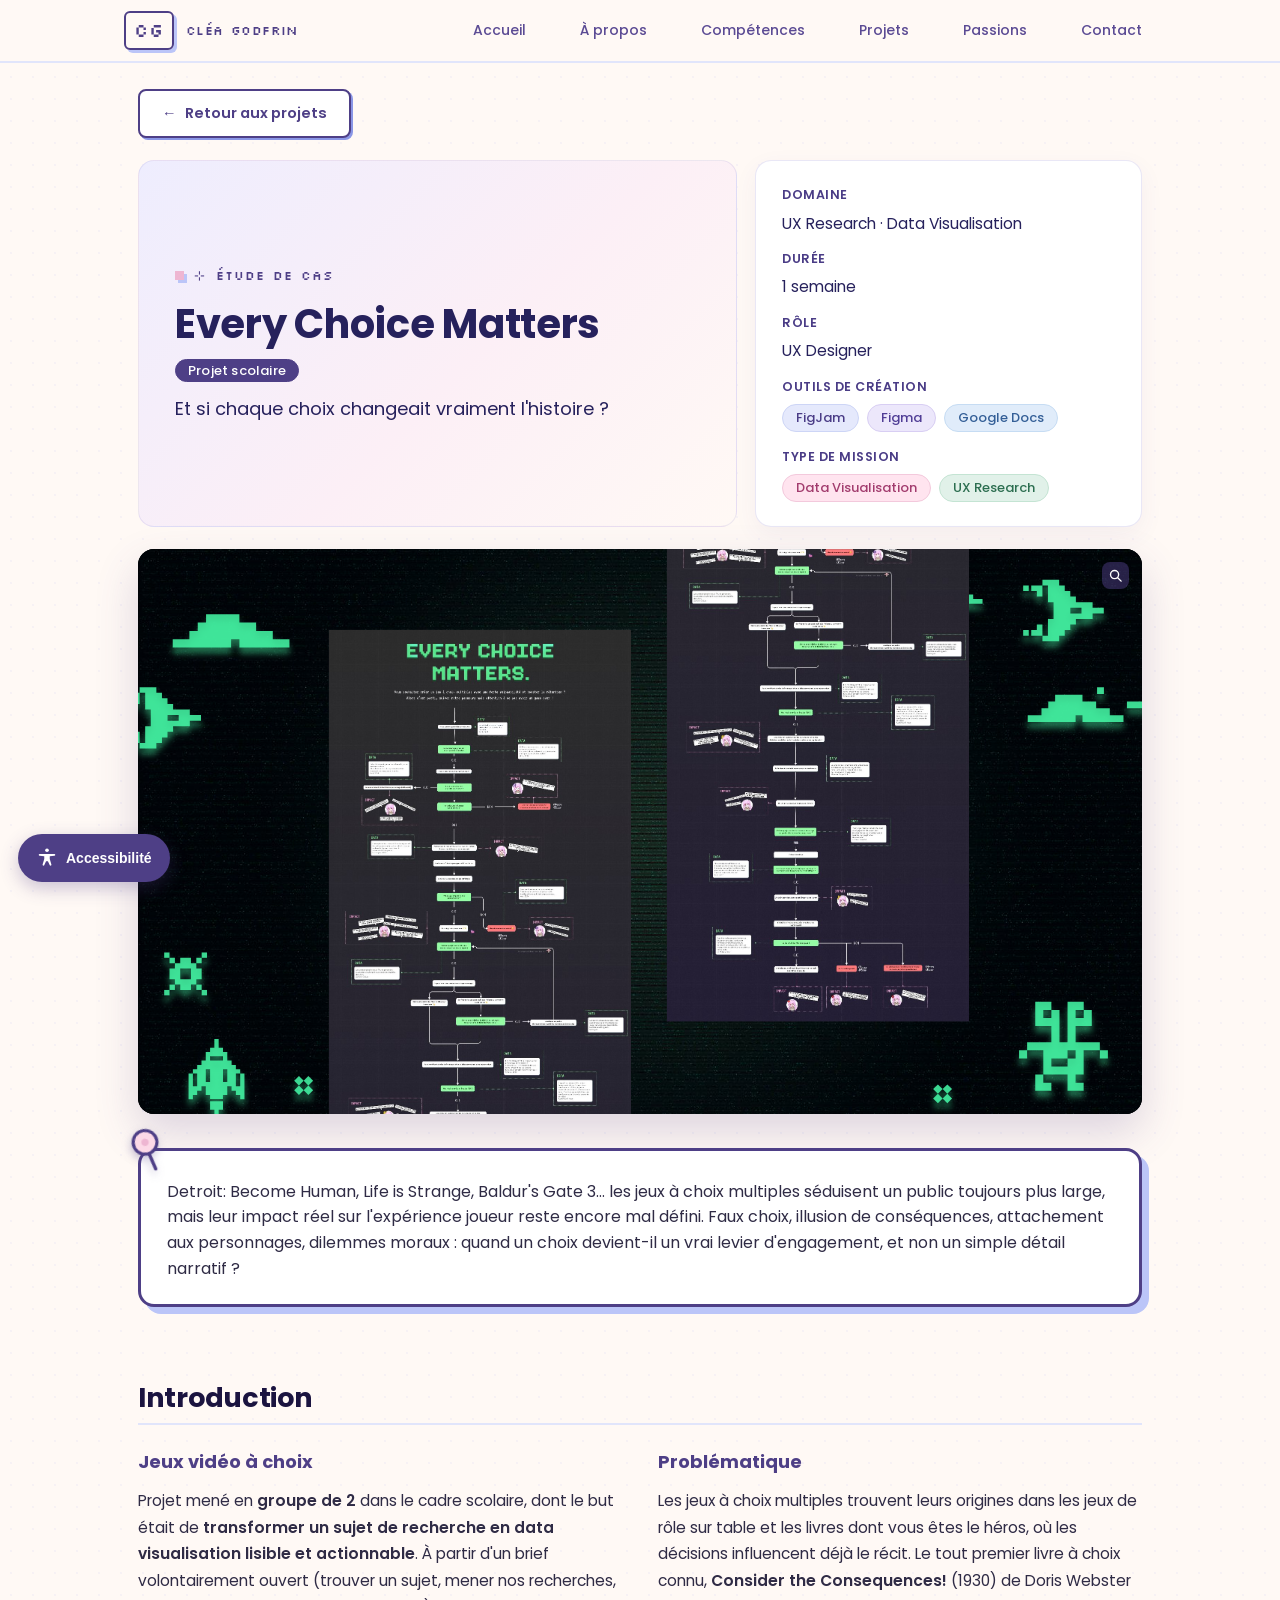
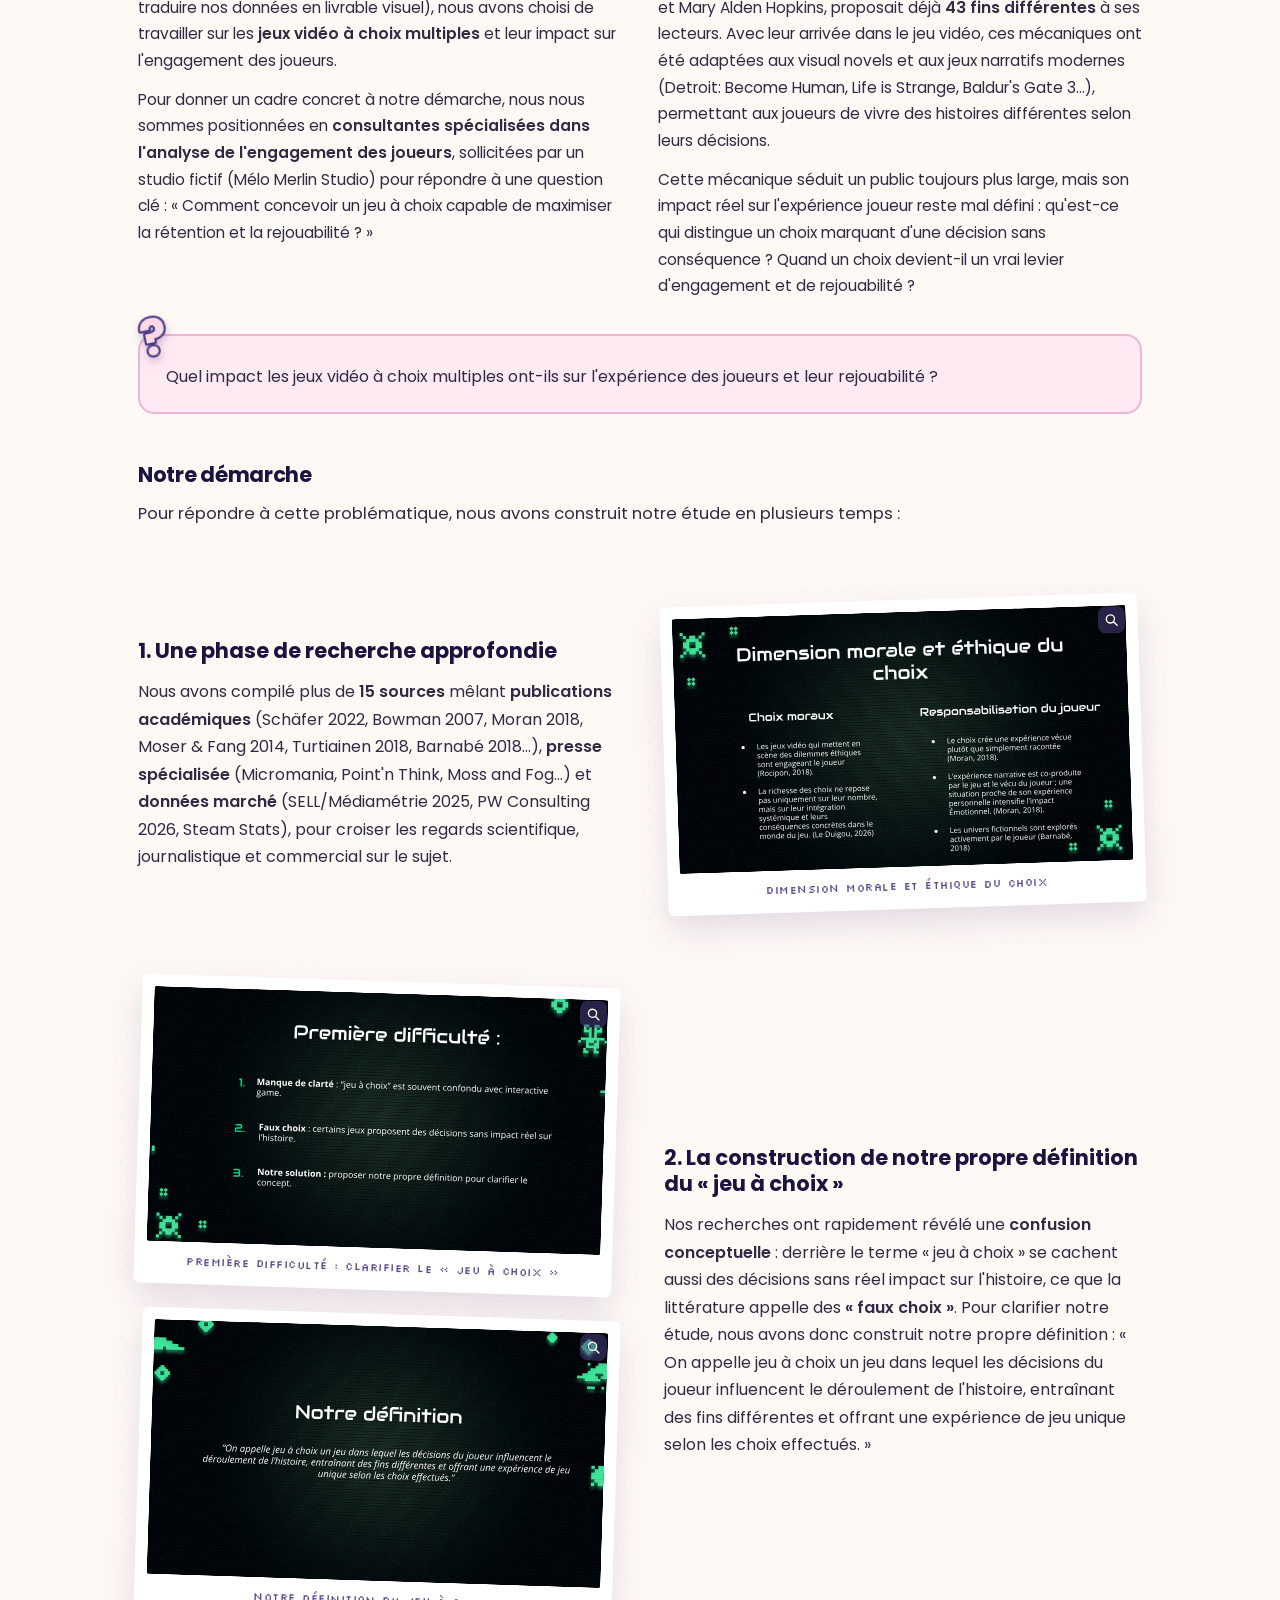
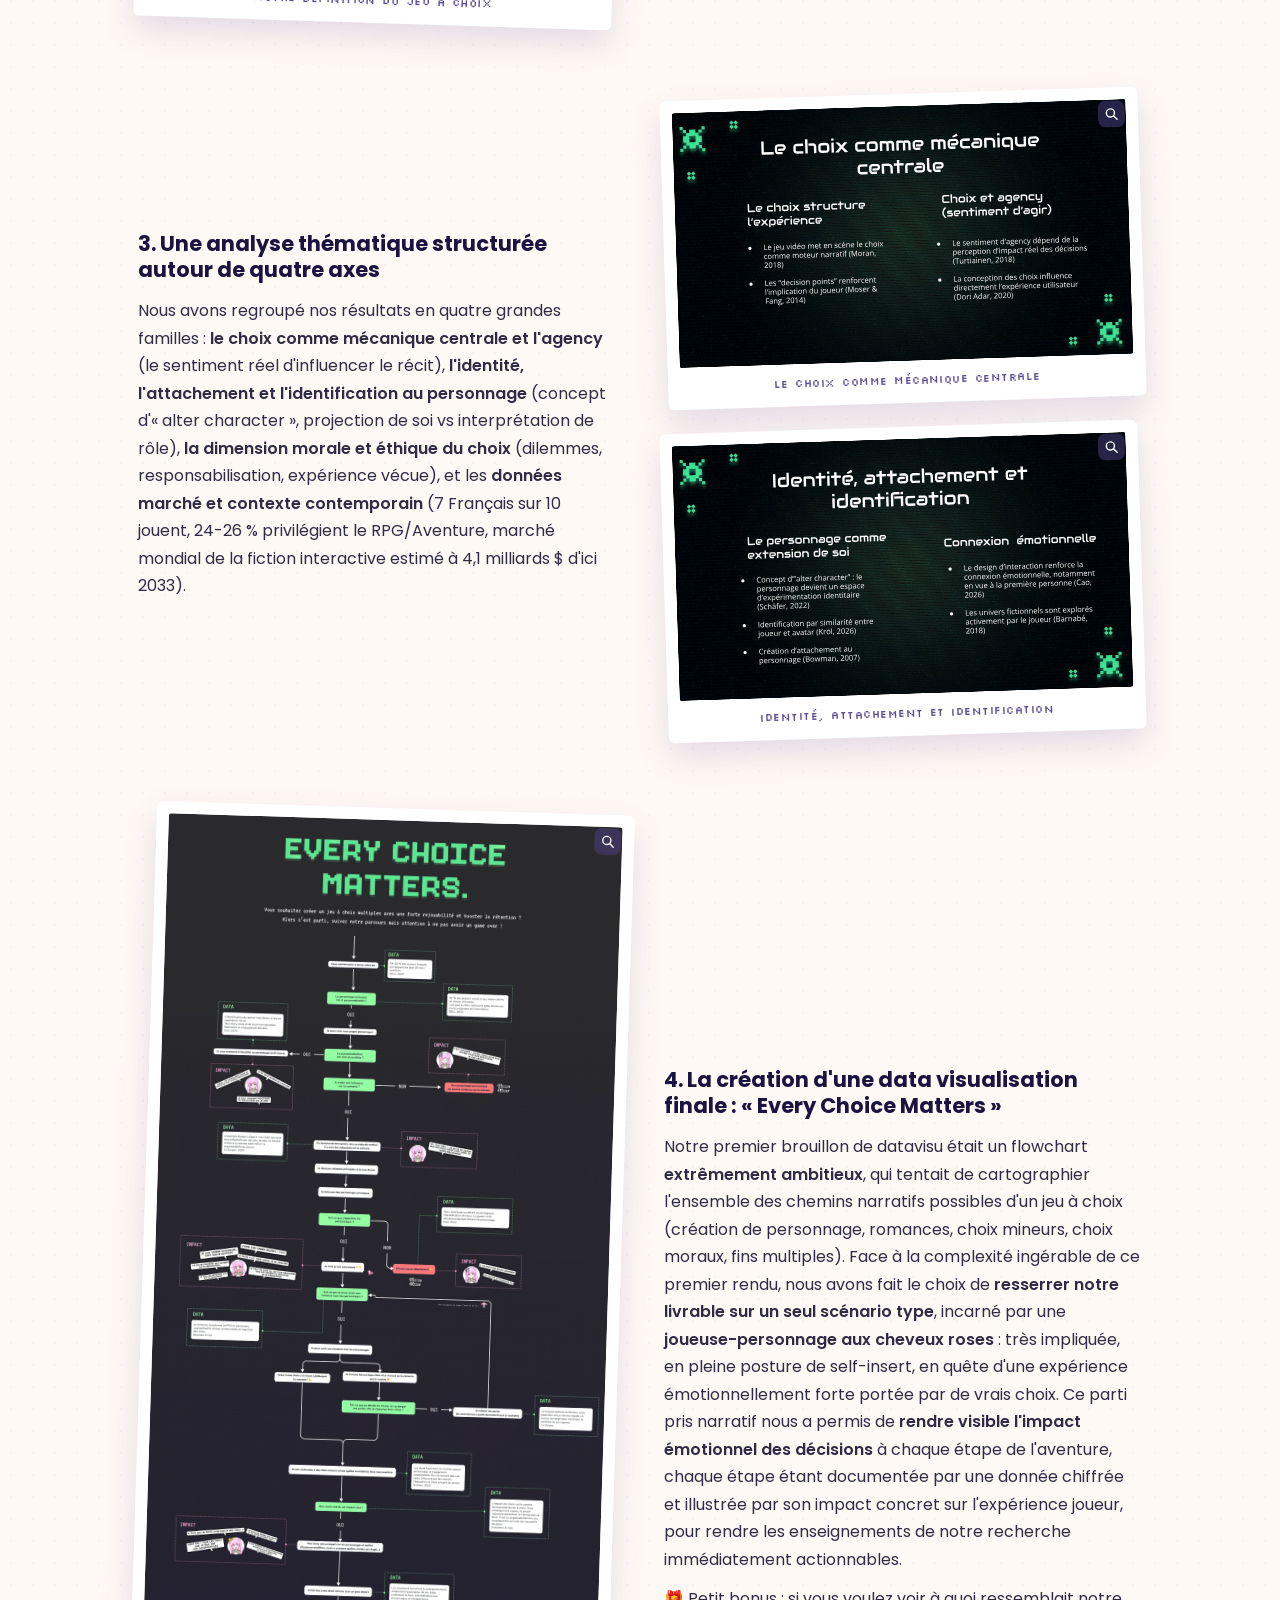
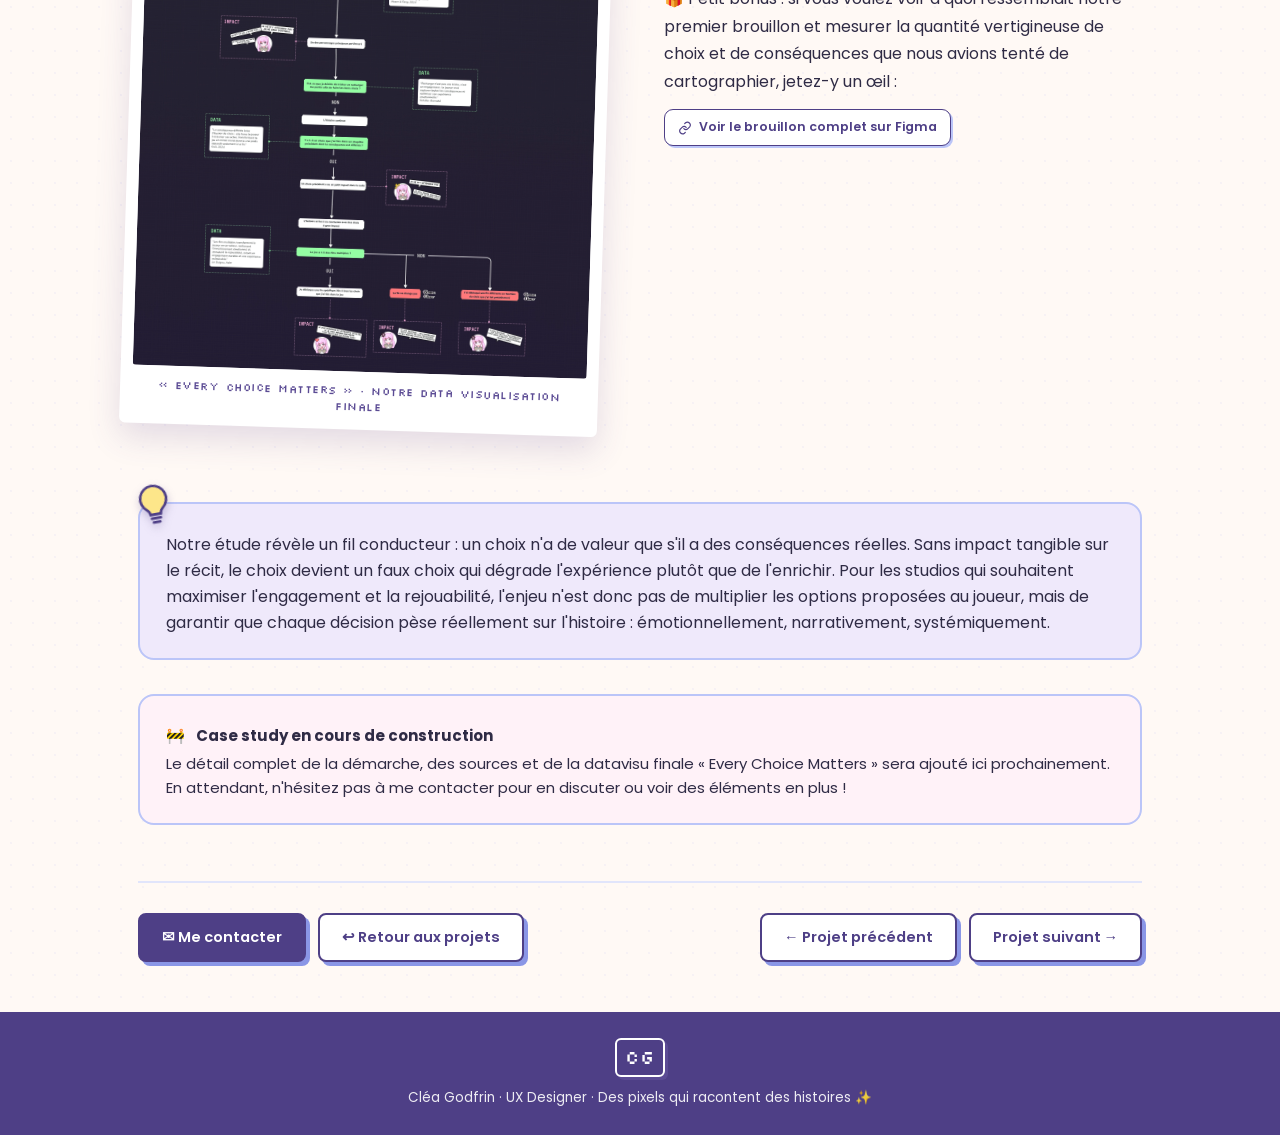
<file: every-choice-matters.html>
<!DOCTYPE html>
<html lang="fr">
<head>
<meta charset="UTF-8">
<meta name="viewport" content="width=device-width, initial-scale=1.0">
<title>Every Choice Matters · Étude de cas — Cléa Godfrin</title>
<meta name="description" content="Étude de cas Data Visualisation : transformer une étude sur les jeux vidéo à choix multiples en une data visualisation accessible à tous les créateurs d'expériences narratives interactives.">
  <link rel="stylesheet" href="css/fonts.css">
  <link rel="stylesheet" href="css/styles.css">
<style>
  .cs-wrap{max-width:1060px;margin:0 auto;padding:26px 28px 20px;}
  .cs-backlink{display:inline-flex;align-items:center;gap:8px;box-shadow:2px 2px 0 var(--lav-deep);margin-bottom:22px;}
  .cs-backlink:hover{box-shadow:3px 3px 0 var(--lav-deep);}

  /* En-tête bannière */
  .cs-top{display:grid;grid-template-columns:1.55fr 1fr;gap:18px;align-items:stretch;margin-bottom:22px;}
  .cs-hero{position:relative;overflow:hidden;background:linear-gradient(135deg,#EEEDFE 0%,#FCEFF6 55%,#FFF9F5 100%);border:1px solid rgba(83,74,183,.10);border-radius:16px;padding:34px 36px;display:flex;flex-direction:column;justify-content:center;}
  .cs-klabel{font-family:'Silkscreen';font-size:13px;letter-spacing:1px;color:var(--violet);display:flex;align-items:center;gap:10px;margin-bottom:16px;}
  .cs-klabel .sq{width:9px;height:9px;background:var(--rose-Pmid);box-shadow:3px 3px 0 var(--lav);flex:none;}
  .cs-title{font-family:'Poppins';font-weight:700;font-size:clamp(28px,3.8vw,40px);line-height:1.12;letter-spacing:-.3px;color:#26215C;margin:0 0 13px;display:flex;align-items:baseline;flex-wrap:wrap;gap:12px;}
  .cs-badge{font-family:'Poppins';font-weight:500;font-size:13px;letter-spacing:.2px;color:#fff;background:var(--violet);border:1px solid var(--violet);border-radius:20px;padding:4px 12px;line-height:1;white-space:nowrap;}
  .cs-lead{font-family:'Poppins';font-weight:400;font-size:clamp(15.5px,1.8vw,18px);line-height:1.5;color:#26215C;max-width:none;}
  .cs-cover{display:block;width:100%;padding:0;border:none;border-radius:16px;overflow:hidden;background:#fff;box-shadow:0 18px 44px rgba(78,63,134,.2);cursor:zoom-in;transition:transform .2s ease,box-shadow .2s ease;font:inherit;position:relative;margin:0 0 22px;}
  .cs-cover:hover,.cs-cover:focus-visible{transform:scale(1.006);outline:none;}
  .cs-cover img{width:100%;display:block;}

  /* Grille métadonnées */
  .cs-m{display:flex;flex-direction:column;gap:7px;min-width:0;}
  .cs-ml{font-family:'Poppins';font-weight:600;font-size:12.5px;letter-spacing:.5px;text-transform:uppercase;color:#4A3C86;}
  .cs-mv{font-family:'Poppins';font-weight:400;font-size:15.5px;line-height:1.4;color:#26215C;}
  .cs-tags{display:flex;flex-wrap:wrap;gap:8px;}
  .cs-tag{display:inline-block;font-family:'Poppins';font-weight:500;font-size:13px;color:#534AB7;background:#EEEDFE;border:1px solid rgba(83,74,183,.16);border-radius:20px;padding:5px 13px;line-height:1.2;}
  .cs-tag.rose{background:#FFE4EF;color:#A23C6E;border-color:#F3C9DC;}
  .cs-tag.lav{background:#E5E9FC;color:#4A3C86;border-color:#CDD5F6;}
  .cs-tag.violet{background:#ECE7FB;color:#513E96;border-color:#D8CEF3;}
  .cs-tag.green{background:#E1F1E9;color:#2C6E50;border-color:#C4E4D3;}
  .cs-tag.blue{background:#E0ECFA;color:#345F97;border-color:#C6DCF3;}
  .cs-metacard{background:#fff;border:1px solid rgba(83,74,183,.13);border-radius:16px;padding:24px 26px;box-shadow:0 8px 24px rgba(78,63,134,.06);display:flex;flex-direction:column;gap:15px;}
  .cs-disabled{opacity:.5;cursor:not-allowed;box-shadow:2px 2px 0 var(--lav-soft);}

  html{scroll-behavior:smooth;}
  .cs-layout{display:block;}
  .cs-main{min-width:0;}

  /* Corps de texte */
  .cs-h3{font-family:'Poppins';font-weight:700;font-size:19px;color:#1B1440;margin:42px 0 12px;}
  .cs-h4{font-family:'Poppins';font-weight:700;font-size:16.5px;color:var(--violet);margin:26px 0 8px;}
  .cs-p{font-size:16px;line-height:1.78;color:var(--ink);margin:0 0 18px;max-width:none;}
  .cs-list{margin:6px 0 16px;padding-left:22px;max-width:none;}
  .cs-list li{font-size:16px;line-height:1.7;color:var(--ink);margin-bottom:9px;}

  /* Image ↔ texte */
  .cs-step{display:grid;grid-template-columns:1fr 1fr;gap:48px;align-items:center;margin:72px 0;}
  .cs-step.flip .cs-step-txt{order:2;}
  .cs-step-txt{min-width:0;}
  .cs-step-txt h3{font-family:'Poppins';font-weight:700;font-size:21px;color:#1B1440;margin:0 0 14px;line-height:1.25;}
  .cs-step-txt p{font-size:16px;line-height:1.72;color:var(--ink);margin:0 0 12px;}
  .cs-step-txt p:last-child{margin-bottom:0;}
  .cs-step-media{display:grid;gap:24px;min-width:0;}

  /* Images polaroïd cliquables */
  .cs-fig{position:relative;display:block;width:100%;padding:12px 12px 14px;border:none;border-radius:6px;background:#fff;box-shadow:0 14px 32px rgba(78,63,134,.16);cursor:zoom-in;transform:rotate(-1.8deg);transition:transform .3s ease,box-shadow .3s ease;font:inherit;}
  .cs-step.flip .cs-fig{transform:rotate(1.8deg);}
  .cs-fig:hover,.cs-fig:focus-visible{transform:rotate(0deg) scale(1.02);box-shadow:0 22px 42px rgba(78,63,134,.22);outline:none;}
  .cs-fig img{width:100%;border-radius:3px;display:block;}
  .cs-cap{display:block;font-family:'Silkscreen';font-size:11px;letter-spacing:.5px;color:var(--violet-mid);text-align:center;margin-top:11px;line-height:1.5;}
  .cs-fig::after,.cs-img::after,.cs-cover::after{content:'';position:absolute;top:13px;right:13px;width:27px;height:27px;border-radius:8px;background:rgba(78,63,134,.5) url("data:image/svg+xml,%3Csvg xmlns='http://www.w3.org/2000/svg' viewBox='0 0 24 24' fill='none' stroke='white' stroke-width='2.2' stroke-linecap='round'%3E%3Ccircle cx='10.5' cy='10.5' r='6.5'/%3E%3Cline x1='15.5' y1='15.5' x2='21' y2='21'/%3E%3C/svg%3E") center/15px no-repeat;opacity:1;transition:transform .18s ease,background-color .18s ease;pointer-events:none;}
  .cs-fig:hover::after,.cs-fig:focus-visible::after,.cs-img:hover::after,.cs-img:focus-visible::after,.cs-cover:hover::after,.cs-cover:focus-visible::after{transform:scale(1.12);background-color:var(--violet);}

  /* Grande image pleine largeur */
  .cs-img{position:relative;display:block;width:100%;padding:12px 12px 14px;border:none;border-radius:6px;background:#fff;box-shadow:0 14px 32px rgba(78,63,134,.16);cursor:zoom-in;transform:rotate(-1.4deg);transition:transform .3s ease,box-shadow .3s ease;font:inherit;margin:20px 0 6px;}
  .cs-img:hover,.cs-img:focus-visible{transform:rotate(0deg) scale(1.02);box-shadow:0 22px 42px rgba(78,63,134,.22);outline:none;}
  .cs-img img{width:100%;display:block;border-radius:3px;}
  .cs-imgcap{display:block;font-family:'Silkscreen';font-size:11px;letter-spacing:.5px;color:var(--violet-mid);text-align:center;margin:10px 0 26px;}

  /* Callouts */
  .cs-callout{position:relative;border-radius:16px;padding:28px 26px 22px;margin:34px 0 26px;font-size:16px;line-height:1.62;color:var(--ink);background:#fff;border:3px solid var(--violet);box-shadow:7px 7px 0 var(--lav);}
  .cs-pin{position:absolute;top:-28px;left:-24px;transform:scaleX(-1) rotate(-14deg);width:56px;height:56px;filter:drop-shadow(0 4px 4px rgba(78,63,134,.3));}
  .cs-qmark{position:absolute;top:-24px;left:-12px;transform:rotate(-12deg);width:52px;height:52px;filter:drop-shadow(0 4px 4px rgba(78,63,134,.28));}
  .cs-bulb{position:absolute;top:-26px;left:-12px;transform:rotate(-10deg);width:52px;height:52px;filter:drop-shadow(0 4px 4px rgba(78,63,134,.28));}
  .cs-callout.q{background:var(--rose);border:2px solid var(--rose-Pmid);box-shadow:none;}
  .cs-callout.idea{background:#EFE9FB;border:2px solid var(--lav);box-shadow:none;}
  .cs-callout.wip{background:var(--cream2);border:2px solid var(--lav);box-shadow:none;font-size:15px;}
  .cs-callout .t{display:block;font-weight:700;margin-bottom:4px;}
  .cs-callout .ic{margin-right:8px;}

  .cs-sec{font-family:'Poppins';font-weight:800;font-size:clamp(21px,2.6vw,27px);letter-spacing:-.3px;color:#1B1440;margin:74px 0 8px;scroll-margin-top:90px;}
  .cs-secline{height:0;border:none;border-top:2px solid var(--lav-soft);margin:0 0 22px;}
  .cs-sec.sm{font-size:clamp(17px,2vw,21px);margin-top:44px;}
  .cs-approach-intro{font-size:16.5px;line-height:1.7;color:var(--ink);margin:2px 0 10px;}

  .cs-cols{display:grid;grid-template-columns:1fr 1fr;gap:36px;align-items:start;}
  .cs-cols h3{font-family:'Poppins';font-weight:700;font-size:18px;color:var(--violet);margin:0 0 12px;}
  .cs-cols p{font-size:15.5px;line-height:1.72;color:var(--ink);margin:0 0 12px;}
  .cs-cols p:last-child{margin-bottom:0;}

  /* Lien externe (Figma) */
  .cs-linkbtn{display:inline-flex;align-items:center;gap:7px;font-family:'Poppins';font-weight:600;font-size:12.5px;color:var(--violet);background:#fff;border:1.5px solid var(--violet);border-radius:9px;padding:7px 13px;text-decoration:none;box-shadow:2px 2px 0 var(--lav);transition:transform .12s ease,box-shadow .12s ease;margin:2px 0 26px;}
  .cs-linkbtn:hover{transform:translateY(-1px);box-shadow:3px 3px 0 var(--lav);color:var(--violet);}

  .cs-end{margin:56px 0 30px;padding-top:30px;border-top:2px solid var(--lav-soft);display:flex;gap:16px;flex-wrap:wrap;align-items:center;justify-content:space-between;}
  .cs-end-actions{display:flex;gap:12px;flex-wrap:wrap;align-items:center;}

  em{font-style:normal;opacity:1;}
  strong{font-weight:600;}

  .lb{position:fixed;inset:0;background:rgba(27,20,64,.92);display:flex;align-items:center;justify-content:center;padding:34px;z-index:999;opacity:0;visibility:hidden;transition:opacity .22s ease;cursor:zoom-out;}
  .lb.open{opacity:1;visibility:visible;}
  .lb img{max-width:95vw;max-height:90vh;border-radius:12px;box-shadow:0 24px 70px rgba(0,0,0,.5);}
  .lb-close{position:absolute;top:18px;right:24px;font-size:34px;line-height:1;color:#fff;background:none;border:none;cursor:pointer;font-family:'Poppins';}

  @media(max-width:820px){
    .cs-top{grid-template-columns:1fr;gap:16px;}
    .cs-cols{grid-template-columns:1fr;gap:24px;}
    .cs-metacard{grid-template-columns:1fr;row-gap:18px;}
    .cs-end{justify-content:center;}
    .cs-end-actions{justify-content:center;}
    .cs-step{grid-template-columns:1fr;gap:22px;}
    .cs-step.flip .cs-step-txt{order:0;}
    .cs-step-media{max-width:480px;margin:0 auto;}
  }
</style>
</head>
<body>

  <div class="a11y">
    <button class="a11y-toggle" aria-expanded="false" aria-controls="a11y-panel">
      <svg viewBox="0 0 24 24" width="22" height="22" aria-hidden="true" fill="currentColor"><circle cx="12" cy="3.5" r="2"/><path d="M20 7.5a1 1 0 0 1 0 2l-5 .6V13l1.8 6.1a1 1 0 0 1-1.9.6L13 15.5h-2l-1.9 4.2a1 1 0 0 1-1.9-.6L9 13v-2.9l-5-.6a1 1 0 0 1 0-2h16z"/></svg>
      <span>Accessibilité</span>
    </button>
    <div class="a11y-panel" id="a11y-panel" hidden>
      <p class="a11y-title">Accessibilité</p>
      <button type="button" data-a11y="big" aria-pressed="false">Texte plus grand</button>
      <button type="button" data-a11y="contrast" aria-pressed="false">Contraste élevé</button>
      <button type="button" data-a11y="reduce" aria-pressed="false">Réduire les animations</button>
      <button type="button" data-a11y="links" aria-pressed="false">Souligner les liens</button>
    </div>
  </div>

  <nav aria-label="Navigation principale">
    <div class="nav-in">
      <a href="index.html" class="brand" aria-label="Cléa Godfrin, accueil">
        <span class="logo">CG</span>
        <span class="brand-name">Cléa Godfrin</span>
      </a>
      <button class="nav-toggle" aria-label="Ouvrir le menu" aria-expanded="false"
        onclick="var n=document.getElementById('nl');var o=n.classList.toggle('open');this.setAttribute('aria-expanded',o)">☰</button>
      <div class="nav-links" id="nl">
        <a href="index.html">Accueil</a>
        <a href="index.html#apropos">À propos</a>
        <a href="index.html#competences">Compétences</a>
        <a href="index.html#epopees">Projets</a>
        <a href="index.html#passions">Passions</a>
        <a href="index.html#contact">Contact</a>
      </div>
    </div>
  </nav>

  <main id="main">
    <article class="cs-wrap">

      <a href="index.html#epopees" class="btn ghost cs-backlink"><span aria-hidden="true">←</span> Retour aux projets</a>

      <div class="cs-top">
        <div class="cs-hero">
          <p class="cs-klabel"><span class="sq"></span><span aria-hidden="true">⊹</span> ÉTUDE DE CAS</p>
          <h1 class="cs-title">Every Choice Matters <span class="cs-badge">Projet scolaire</span></h1>
          <p class="cs-lead">Et si chaque choix changeait vraiment l'histoire ?</p>
        </div>
        <aside class="cs-metacard">
          <div class="cs-m"><span class="cs-ml">Domaine</span><span class="cs-mv">UX Research · Data Visualisation</span></div>
          <div class="cs-m"><span class="cs-ml">Durée</span><span class="cs-mv">1 semaine</span></div>
          <div class="cs-m"><span class="cs-ml">Rôle</span><span class="cs-mv">UX Designer</span></div>
          <div class="cs-m"><span class="cs-ml">Outils de création</span><span class="cs-tags"><span class="cs-tag lav">FigJam</span><span class="cs-tag violet">Figma</span><span class="cs-tag blue">Google Docs</span></span></div>
          <div class="cs-m"><span class="cs-ml">Type de mission</span><span class="cs-tags"><span class="cs-tag rose">Data Visualisation</span><span class="cs-tag green">UX Research</span></span></div>
        </aside>
      </div>

      <button class="cs-cover" type="button" aria-label="Agrandir la couverture Every Choice Matters">
        <img src="assets/Data-leger.svg" alt="Couverture Every Choice Matters : deux data visualisations en forme d'arbres de décision sur fond noir, façon jeu rétro.">
      </button>

      <div class="cs-layout">
        <div class="cs-main">

      <div class="cs-callout"><svg class="cs-pin" viewBox="0 0 40 40" width="54" height="54" fill="none" aria-hidden="true"><line x1="18" y1="19.5" x2="9.5" y2="30.5" stroke="#4E3F86" stroke-width="2.4" stroke-linecap="round"/><circle cx="21.5" cy="14" r="8.5" fill="#FCD9E7" stroke="#4E3F86" stroke-width="2.2"/><circle cx="21.5" cy="14" r="2.6" fill="#EEB6D2"/></svg>Detroit: Become Human, Life is Strange, Baldur's Gate 3… les jeux à choix multiples séduisent un public toujours plus large, mais leur impact réel sur l'expérience joueur reste encore mal défini. Faux choix, illusion de conséquences, attachement aux personnages, dilemmes moraux : quand un choix devient-il un vrai levier d'engagement, et non un simple détail narratif ?</div>

      <h2 class="cs-sec" id="introduction">Introduction</h2>
      <hr class="cs-secline">
      <div class="cs-cols">
        <div>
          <h3>Jeux vidéo à choix</h3>
          <p>Projet mené en <strong>groupe de 2</strong> dans le cadre scolaire, dont le but était de <strong>transformer un sujet de recherche en data visualisation lisible et actionnable</strong>. À partir d'un brief volontairement ouvert <em>(trouver un sujet, mener nos recherches, traduire nos données en livrable visuel)</em>, nous avons choisi de travailler sur les <strong>jeux vidéo à choix multiples</strong> et leur impact sur l'engagement des joueurs.</p>
          <p>Pour donner un cadre concret à notre démarche, nous nous sommes positionnées en <strong>consultantes spécialisées dans l'analyse de l'engagement des joueurs</strong>, sollicitées par un studio fictif <em>(Mélo Merlin Studio)</em> pour répondre à une question clé : <em>« Comment concevoir un jeu à choix capable de maximiser la rétention et la rejouabilité ? »</em></p>
        </div>
        <div>
          <h3>Problématique</h3>
          <p>Les jeux à choix multiples trouvent leurs origines dans les jeux de rôle sur table et les livres dont vous êtes le héros, où les décisions influencent déjà le récit. Le tout premier livre à choix connu, <strong>Consider the Consequences!</strong> <em>(1930)</em> de Doris Webster et Mary Alden Hopkins, proposait déjà <strong>43 fins différentes</strong> à ses lecteurs. Avec leur arrivée dans le jeu vidéo, ces mécaniques ont été adaptées aux visual novels et aux jeux narratifs modernes <em>(Detroit: Become Human, Life is Strange, Baldur's Gate 3…)</em>, permettant aux joueurs de vivre des histoires différentes selon leurs décisions.</p>
          <p>Cette mécanique séduit un public toujours plus large, mais son impact réel sur l'expérience joueur reste mal défini : qu'est-ce qui distingue un choix marquant d'une décision sans conséquence ? Quand un choix devient-il un vrai levier d'engagement et de rejouabilité ?</p>
        </div>
      </div>

      <div class="cs-callout q"><svg class="cs-qmark" viewBox="0 0 40 40" width="54" height="54" aria-hidden="true"><text x="20" y="33" text-anchor="middle" font-family="Poppins,sans-serif" font-weight="800" font-size="38" fill="#FCD9E7" stroke="#4E3F86" stroke-width="3.4" paint-order="stroke" stroke-linejoin="round">?</text></svg>Quel impact les jeux vidéo à choix multiples ont-ils sur l'expérience des joueurs et leur rejouabilité ?</div>

      <p class="cs-sec sm">Notre démarche</p>
      <p class="cs-approach-intro">Pour répondre à cette problématique, nous avons construit notre étude en plusieurs temps :</p>

      <div class="cs-step">
        <div class="cs-step-txt">
          <h3>1. Une phase de recherche approfondie</h3>
          <p>Nous avons compilé plus de <strong>15 sources</strong> mêlant <strong>publications académiques</strong> <em>(Schäfer 2022, Bowman 2007, Moran 2018, Moser & Fang 2014, Turtiainen 2018, Barnabé 2018…)</em>, <strong>presse spécialisée</strong> <em>(Micromania, Point'n Think, Moss and Fog…)</em> et <strong>données marché</strong> <em>(SELL/Médiamétrie 2025, PW Consulting 2026, Steam Stats)</em>, pour croiser les regards scientifique, journalistique et commercial sur le sujet.</p>
        </div>
        <div class="cs-step-media">
          <button class="cs-fig" type="button" aria-label="Agrandir l'image"><img src="assets/Data 1-leger.svg" alt="Slide : la dimension morale et éthique du choix, entre choix moraux et responsabilisation du joueur." loading="lazy"><span class="cs-cap">Dimension morale et éthique du choix</span></button>
        </div>
      </div>

      <div class="cs-step flip">
        <div class="cs-step-txt">
          <h3>2. La construction de notre propre définition du « jeu à choix »</h3>
          <p>Nos recherches ont rapidement révélé une <strong>confusion conceptuelle</strong> : derrière le terme « jeu à choix » se cachent aussi des décisions sans réel impact sur l'histoire, ce que la littérature appelle des <strong>« faux choix »</strong>. Pour clarifier notre étude, nous avons donc construit notre propre définition : <em>« On appelle jeu à choix un jeu dans lequel les décisions du joueur influencent le déroulement de l'histoire, entraînant des fins différentes et offrant une expérience de jeu unique selon les choix effectués. »</em></p>
        </div>
        <div class="cs-step-media">
          <button class="cs-fig" type="button" aria-label="Agrandir l'image"><img src="assets/Data 2-leger.svg" alt="Slide : première difficulté, clarifier le terme jeu à choix face aux faux choix." loading="lazy"><span class="cs-cap">Première difficulté : clarifier le « jeu à choix »</span></button>
          <button class="cs-fig" type="button" aria-label="Agrandir l'image"><img src="assets/Data 3-leger.svg" alt="Slide : notre définition du jeu à choix." loading="lazy"><span class="cs-cap">Notre définition du jeu à choix</span></button>
        </div>
      </div>

      <div class="cs-step">
        <div class="cs-step-txt">
          <h3>3. Une analyse thématique structurée autour de quatre axes</h3>
          <p>Nous avons regroupé nos résultats en quatre grandes familles : <strong>le choix comme mécanique centrale et l'agency</strong> <em>(le sentiment réel d'influencer le récit)</em>, <strong>l'identité, l'attachement et l'identification au personnage</strong> <em>(concept d'« alter character », projection de soi vs interprétation de rôle)</em>, <strong>la dimension morale et éthique du choix</strong> <em>(dilemmes, responsabilisation, expérience vécue)</em>, et les <strong>données marché et contexte contemporain</strong> <em>(7 Français sur 10 jouent, 24-26 % privilégient le RPG/Aventure, marché mondial de la fiction interactive estimé à 4,1 milliards $ d'ici 2033)</em>.</p>
        </div>
        <div class="cs-step-media">
          <button class="cs-fig" type="button" aria-label="Agrandir l'image"><img src="assets/Data 4-leger.svg" alt="Slide : le choix comme mécanique centrale, entre structure de l'expérience et sentiment d'agency." loading="lazy"><span class="cs-cap">Le choix comme mécanique centrale</span></button>
          <button class="cs-fig" type="button" aria-label="Agrandir l'image"><img src="assets/Data 5-leger.svg" alt="Slide : identité, attachement et identification au personnage, entre extension de soi et connexion émotionnelle." loading="lazy"><span class="cs-cap">Identité, attachement et identification</span></button>
        </div>
      </div>

      <div class="cs-step flip">
        <div class="cs-step-txt">
          <h3>4. La création d'une data visualisation finale : « Every Choice Matters »</h3>
          <p>Notre premier brouillon de datavisu était un flowchart <strong>extrêmement ambitieux</strong>, qui tentait de cartographier l'ensemble des chemins narratifs possibles d'un jeu à choix <em>(création de personnage, romances, choix mineurs, choix moraux, fins multiples)</em>. Face à la complexité ingérable de ce premier rendu, nous avons fait le choix de <strong>resserrer notre livrable sur un seul scénario type</strong>, incarné par une <strong>joueuse-personnage aux cheveux roses</strong> : très impliquée, en pleine posture de <em>self-insert</em>, en quête d'une expérience émotionnellement forte portée par de vrais choix. Ce parti pris narratif nous a permis de <strong>rendre visible l'impact émotionnel des décisions</strong> à chaque étape de l'aventure, chaque étape étant documentée par une donnée chiffrée et illustrée par son impact concret sur l'expérience joueur, pour rendre les enseignements de notre recherche immédiatement actionnables.</p>
          <p><span aria-hidden="true">🎁</span> <em>Petit bonus : si vous voulez voir à quoi ressemblait notre premier brouillon et mesurer la quantité vertigineuse de choix et de conséquences que nous avions tenté de cartographier, jetez-y un œil :</em></p>
          <a class="cs-linkbtn" href="https://www.figma.com/board/2nsGNwgHEjF1kvitbmpHLI/Datavisu?node-id=0-1&t=ZtdQ5Hdtmq9isBrC-1" target="_blank" rel="noopener"><svg viewBox="0 0 24 24" width="14" height="14" fill="none" stroke="currentColor" stroke-width="2" stroke-linecap="round" stroke-linejoin="round" aria-hidden="true"><path d="M10 13a5 5 0 0 0 7 0l3-3a5 5 0 0 0-7-7l-1.5 1.5"/><path d="M14 11a5 5 0 0 0-7 0l-3 3a5 5 0 0 0 7 7l1.5-1.5"/></svg>Voir le brouillon complet sur Figma</a>
        </div>
        <div class="cs-step-media">
          <button class="cs-fig" type="button" aria-label="Agrandir la data visualisation Every Choice Matters"><img src="assets/Data 6.webp" alt="Data visualisation finale « Every Choice Matters » : le parcours d'une joueuse à travers un jeu à choix, chaque décision documentée par une donnée et son impact émotionnel." loading="lazy"><span class="cs-cap">« Every Choice Matters » · notre data visualisation finale</span></button>
        </div>
      </div>

      <div class="cs-callout idea"><svg class="cs-bulb" viewBox="0 0 40 40" width="52" height="52" fill="none" aria-hidden="true"><path d="M20 6a10 10 0 0 0-6 18c1 .8 1.5 1.6 1.7 2.6l.3 1.4h8l.3-1.4c.2-1 .7-1.8 1.7-2.6A10 10 0 0 0 20 6z" fill="#FDE68A" stroke="#4E3F86" stroke-width="2"/><path d="M16.5 31h7M17.5 34h5" stroke="#4E3F86" stroke-width="2" stroke-linecap="round"/></svg>Notre étude révèle un fil conducteur : un choix n'a de valeur que s'il a des conséquences réelles. Sans impact tangible sur le récit, le choix devient un <em>faux choix</em> qui dégrade l'expérience plutôt que de l'enrichir. Pour les studios qui souhaitent maximiser l'engagement et la rejouabilité, l'enjeu n'est donc pas de multiplier les options proposées au joueur, mais de garantir que chaque décision pèse réellement sur l'histoire : émotionnellement, narrativement, systémiquement.</div>

      <div class="cs-callout wip"><span class="t"><span class="ic" aria-hidden="true">🚧</span> Case study en cours de construction</span>Le détail complet de la démarche, des sources et de la datavisu finale « Every Choice Matters » sera ajouté ici prochainement. En attendant, n'hésitez pas à me contacter pour en discuter ou voir des éléments en plus !</div>

      <div class="cs-end">
        <div class="cs-end-actions">
          <a href="index.html#contact" class="btn primary"><span aria-hidden="true">✉</span> Me contacter</a>
          <a href="index.html#epopees" class="btn ghost"><span aria-hidden="true">↩</span> Retour aux projets</a>
        </div>
        <div class="cs-end-actions">
          <a href="design-thinking.html" class="btn ghost"><span aria-hidden="true">←</span> Projet précédent</a>
          <a href="paps-auto.html" class="btn ghost">Projet suivant <span aria-hidden="true">→</span></a>
        </div>
      </div>

        </div>
      </div>

    </article>
  </main>

  <footer>
    <a href="index.html" class="logo" aria-label="Accueil">CG</a>
    <p class="fx">Cléa Godfrin · UX Designer · Des pixels qui racontent des histoires ✨</p>
  </footer>

  <script>
  (function(){
    var figs=document.querySelectorAll('.cs-fig, .cs-cover, .cs-img');
    if(figs.length){
      var lb=document.createElement('div');
      lb.className='lb';
      lb.innerHTML='<button class="lb-close" type="button" aria-label="Fermer">×</button><img alt="">';
      document.body.appendChild(lb);
      var lbImg=lb.querySelector('img');
      function openLb(src,alt){lbImg.src=src;lbImg.alt=alt||'';lb.classList.add('open');document.body.style.overflow='hidden';}
      function closeLb(){lb.classList.remove('open');document.body.style.overflow='';}
      figs.forEach(function(f){f.addEventListener('click',function(){var im=f.querySelector('img');if(im)openLb(im.src,im.alt);});});
      lb.addEventListener('click',closeLb);
      document.addEventListener('keydown',function(e){if(e.key==='Escape')closeLb();});
    }
  })();
  </script>

  <script>
  (function(){
    var root=document.documentElement, opts=['big','contrast','reduce','links'];
    try{opts.forEach(function(o){if(localStorage.getItem('a11y-'+o)==='1')root.classList.add('a11y-'+o);});}catch(e){}
    var toggle=document.querySelector('.a11y-toggle'), panel=document.getElementById('a11y-panel');
    if(!toggle) return;
    var lbl=toggle.querySelector('span');
    function setOpen(open){
      if(open)panel.removeAttribute('hidden'); else panel.setAttribute('hidden','');
      toggle.setAttribute('aria-expanded',open?'true':'false');
      lbl.textContent = open ? 'Fermer' : 'Accessibilité';
    }
    toggle.addEventListener('click',function(){ setOpen(panel.hasAttribute('hidden')); });
    document.querySelectorAll('.a11y-panel button[data-a11y]').forEach(function(btn){
      var o=btn.getAttribute('data-a11y');
      if(root.classList.contains('a11y-'+o))btn.setAttribute('aria-pressed','true');
      btn.addEventListener('click',function(){
        var on=root.classList.toggle('a11y-'+o);
        btn.setAttribute('aria-pressed',on?'true':'false');
        try{localStorage.setItem('a11y-'+o,on?'1':'0');}catch(e){}
      });
    });
    document.addEventListener('keydown',function(e){if(e.key==='Escape'&&!panel.hasAttribute('hidden')){setOpen(false);toggle.focus();}});
  })();
  </script>

</body>
</html>
</file>
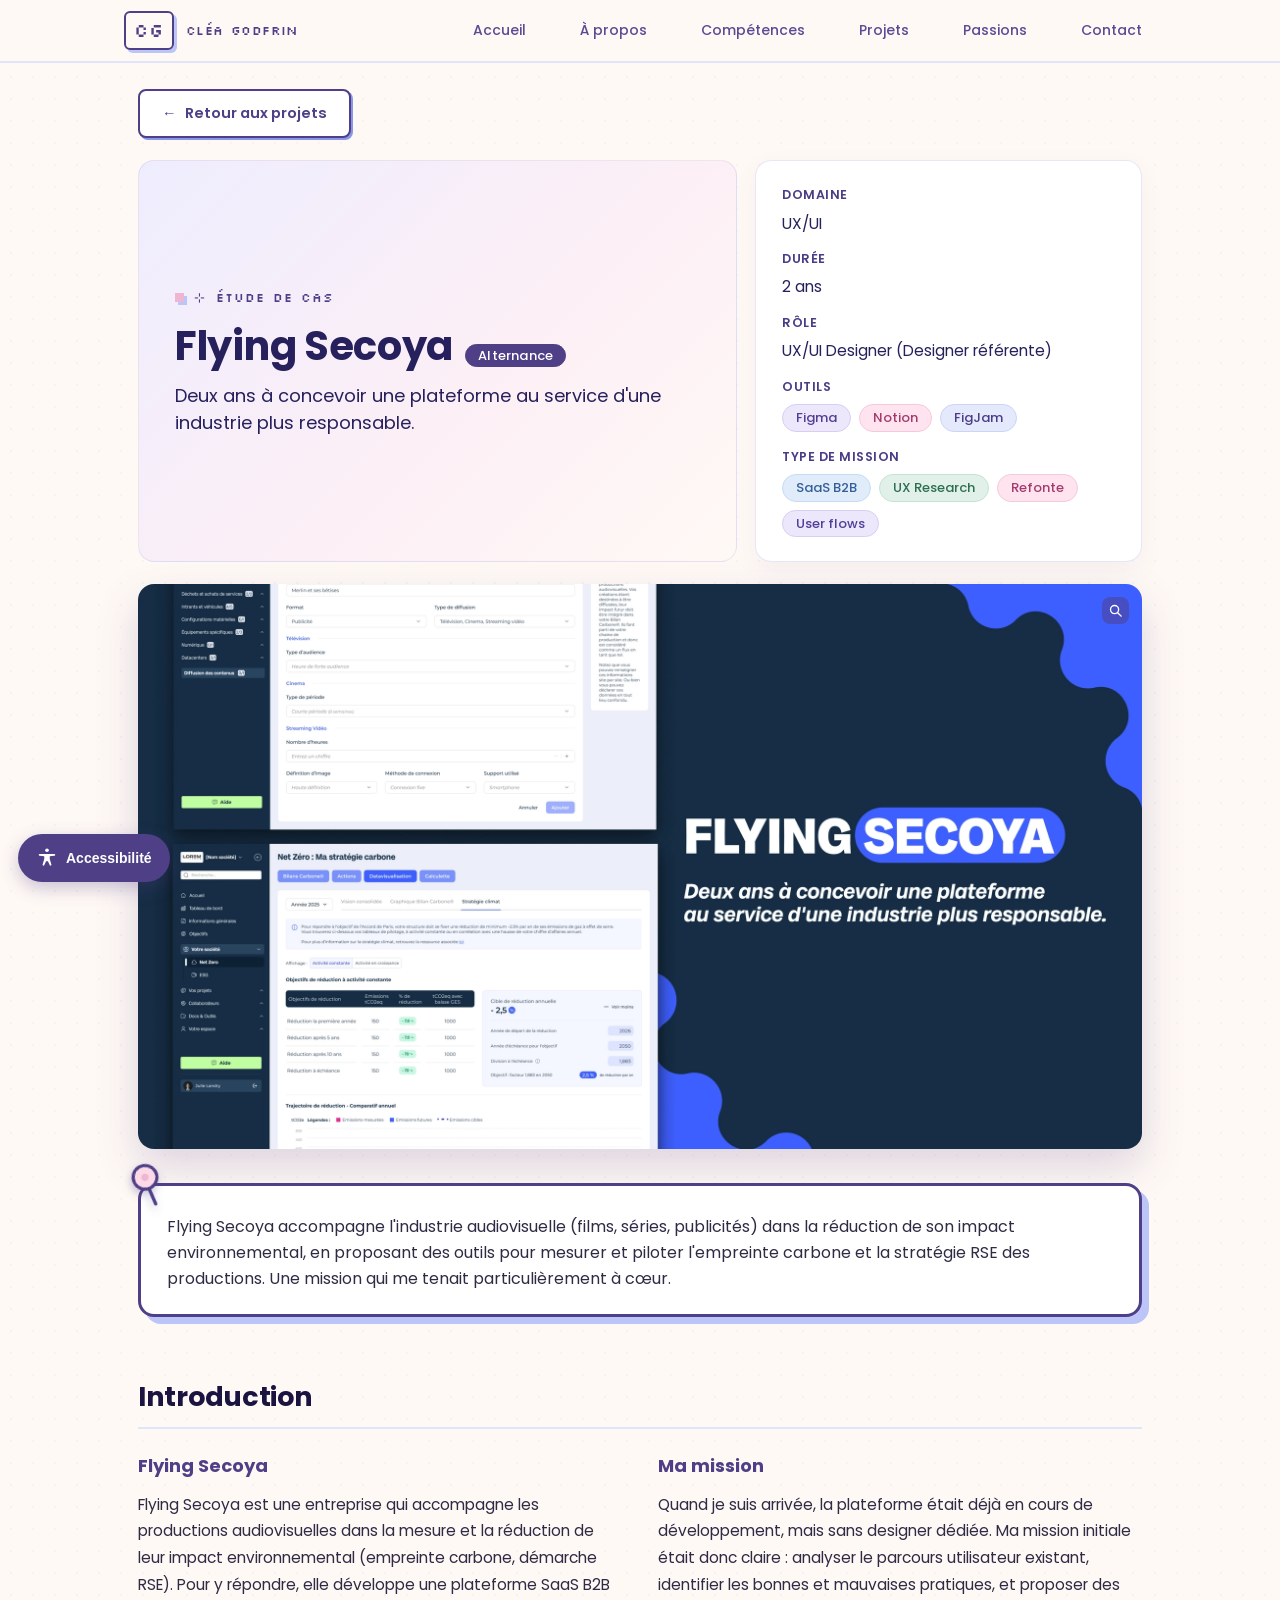
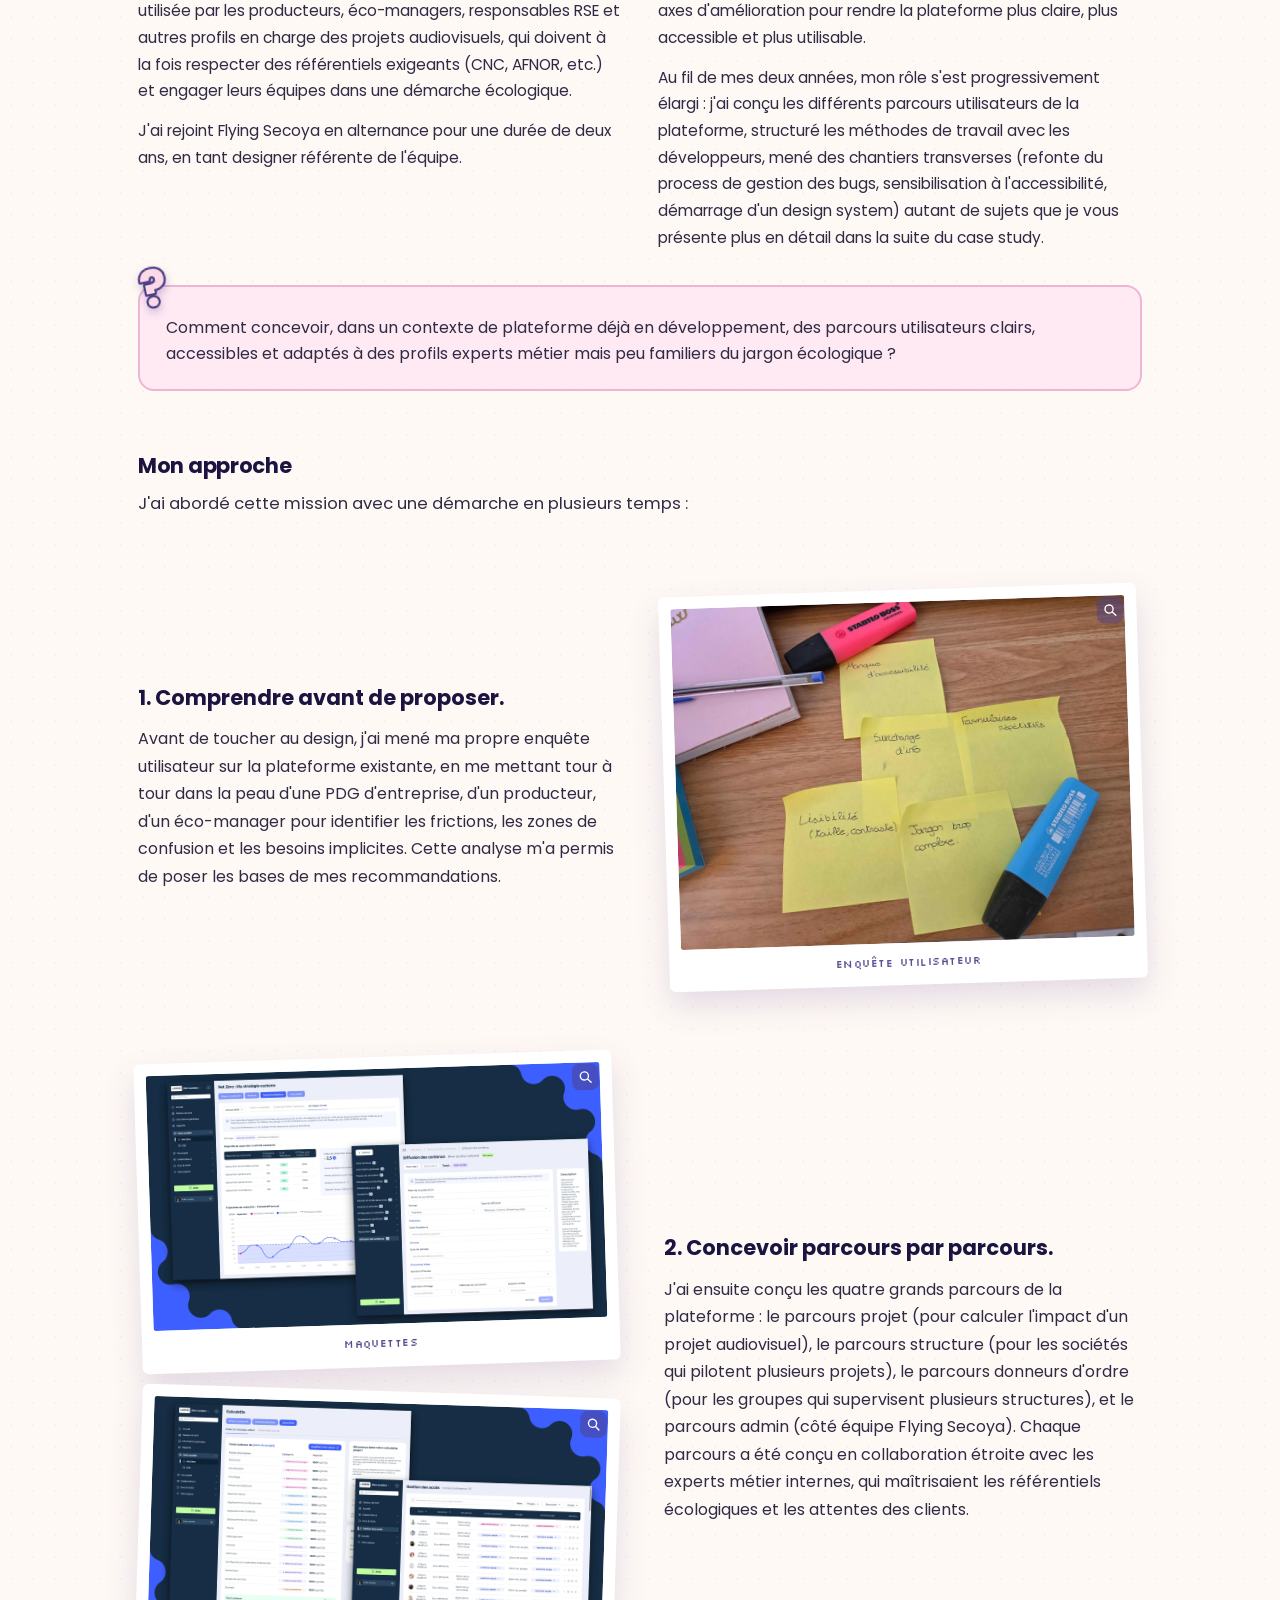
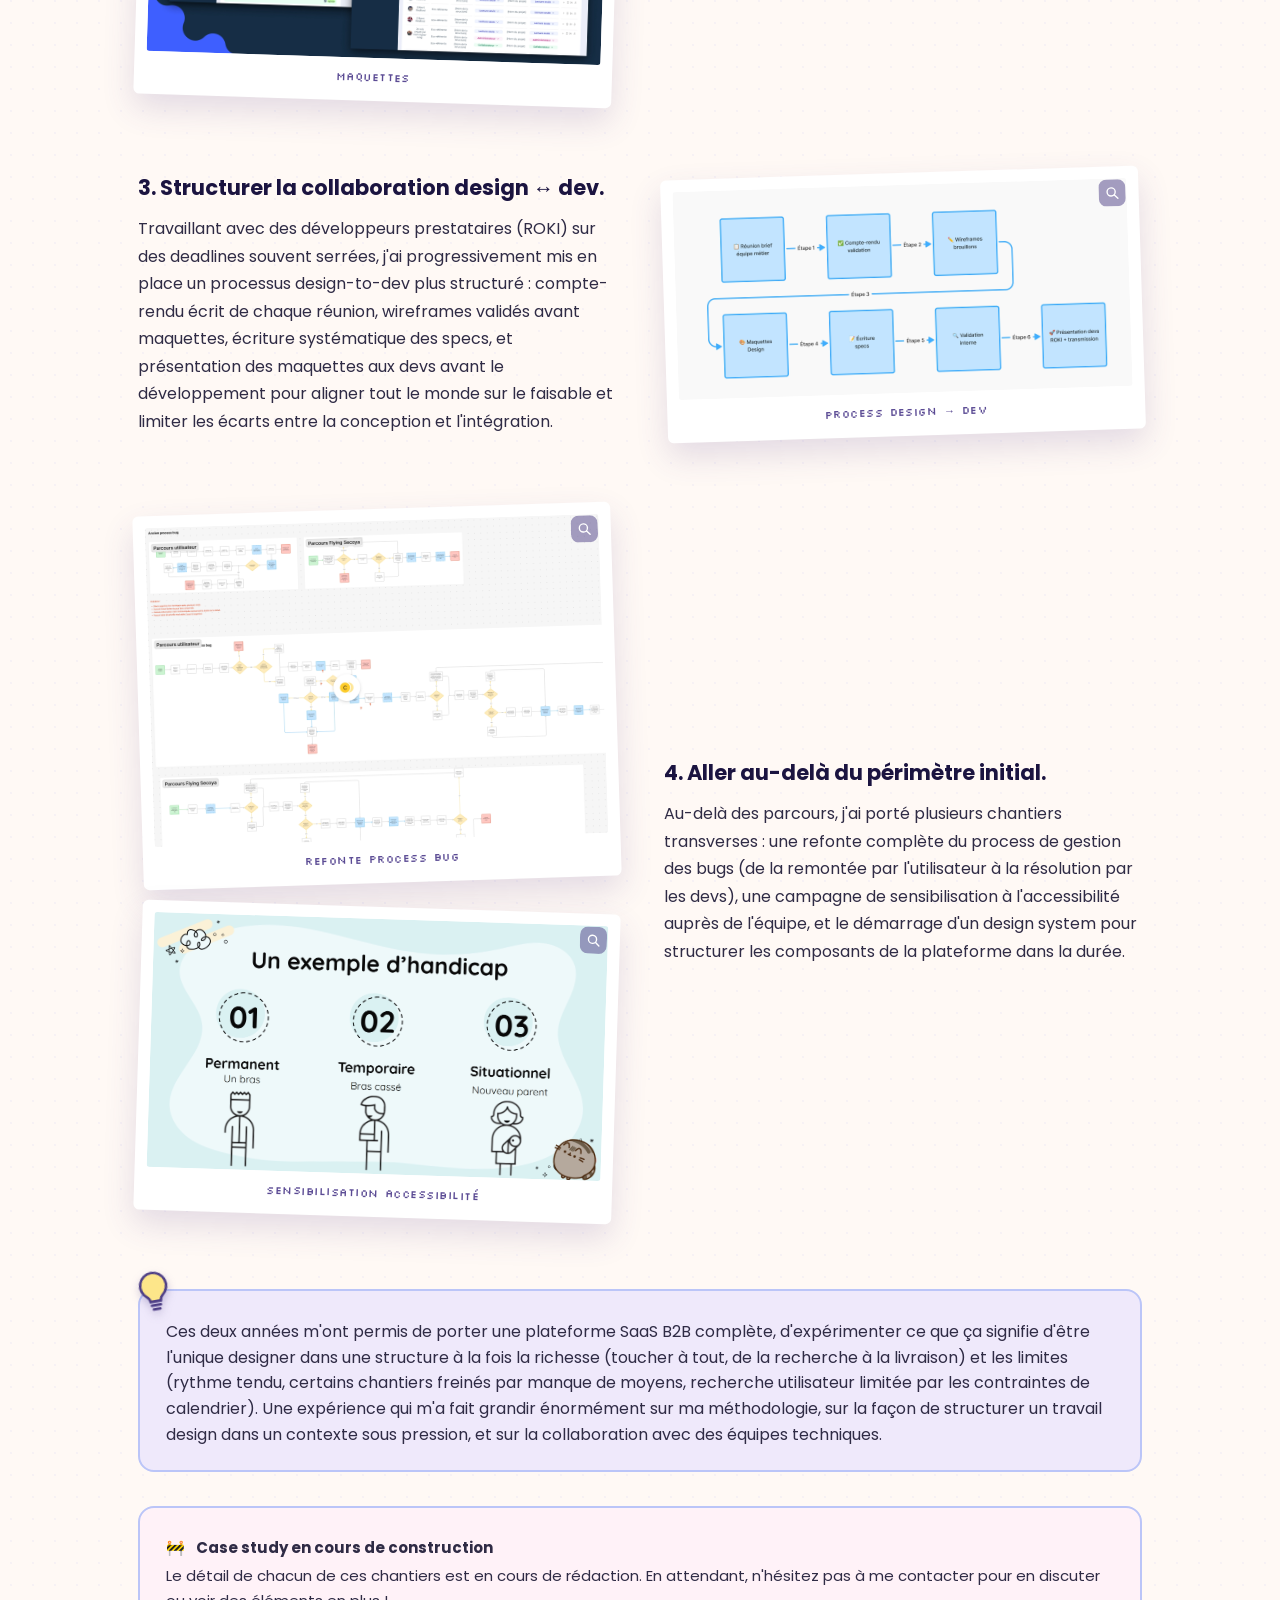
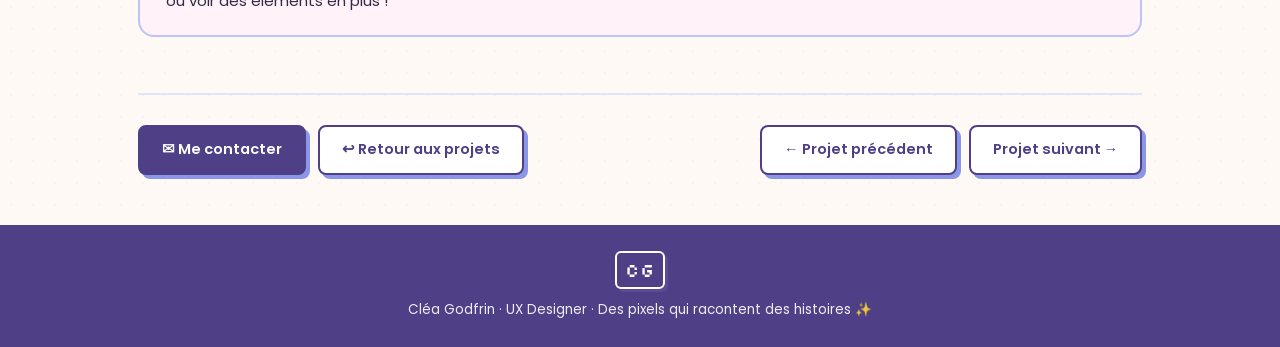
<file: flying-secoya.html>
<!DOCTYPE html>
<html lang="fr">
<head>
<meta charset="UTF-8">
<meta name="viewport" content="width=device-width, initial-scale=1.0">
<title>Flying Secoya · Étude de cas — Cléa Godfrin</title>
<meta name="description" content="Étude de cas Flying Secoya : deux ans à concevoir une plateforme SaaS au service d'une industrie audiovisuelle plus responsable.">
  <link rel="stylesheet" href="css/fonts.css">
  <link rel="stylesheet" href="css/styles.css">
<style>
  .cs-wrap{max-width:1060px;margin:0 auto;padding:26px 28px 20px;}
  .cs-backlink{display:inline-flex;align-items:center;gap:8px;box-shadow:2px 2px 0 var(--lav-deep);margin-bottom:22px;}
  .cs-backlink:hover{box-shadow:3px 3px 0 var(--lav-deep);}

  /* En-tête bannière */
  .cs-top{display:grid;grid-template-columns:1.55fr 1fr;gap:18px;align-items:stretch;margin-bottom:22px;}
  .cs-hero{position:relative;overflow:hidden;background:linear-gradient(135deg,#EEEDFE 0%,#FCEFF6 55%,#FFF9F5 100%);border:1px solid rgba(83,74,183,.10);border-radius:16px;padding:34px 36px;display:flex;flex-direction:column;justify-content:center;}
  .cs-klabel{font-family:'Silkscreen';font-size:13px;letter-spacing:1px;color:var(--violet);display:flex;align-items:center;gap:10px;margin-bottom:16px;}
  .cs-klabel .sq{width:9px;height:9px;background:var(--rose-Pmid);box-shadow:3px 3px 0 var(--lav);flex:none;}
  .cs-title{font-family:'Poppins';font-weight:700;font-size:clamp(28px,3.8vw,40px);line-height:1.12;letter-spacing:-.3px;color:#26215C;margin:0 0 13px;display:flex;align-items:baseline;flex-wrap:wrap;gap:12px;}
  .cs-badge{font-family:'Poppins';font-weight:500;font-size:13px;letter-spacing:.2px;color:#fff;background:var(--violet);border:1px solid var(--violet);border-radius:20px;padding:4px 12px;line-height:1;white-space:nowrap;}
  .cs-lead{font-family:'Poppins';font-weight:400;font-size:clamp(15.5px,1.8vw,18px);line-height:1.5;color:#26215C;max-width:none;}
  .cs-cover{display:block;width:100%;padding:0;border:none;border-radius:16px;overflow:hidden;background:#fff;box-shadow:0 18px 44px rgba(78,63,134,.2);cursor:zoom-in;transition:transform .2s ease,box-shadow .2s ease;font:inherit;position:relative;margin:0 0 22px;}
  .cs-cover:hover,.cs-cover:focus-visible{transform:scale(1.006);outline:none;}
  .cs-cover img{width:100%;display:block;}

  /* Séparateur fin intro / méta */
  .cs-sep{height:0;border:none;border-top:1px solid rgba(38,33,92,.14);margin:24px 0 22px;}

  /* Grille métadonnées — 2 colonnes, tags arrondis */
  .cs-meta{display:grid;grid-template-columns:1fr 1fr;column-gap:44px;row-gap:22px;}
  .cs-m{display:flex;flex-direction:column;gap:7px;min-width:0;}
  .cs-m.full{grid-column:1 / -1;}
  .cs-ml{font-family:'Poppins';font-weight:600;font-size:12.5px;letter-spacing:.5px;text-transform:uppercase;color:#4A3C86;}
  .cs-mv{font-family:'Poppins';font-weight:400;font-size:15.5px;line-height:1.4;color:#26215C;}
  .cs-tags{display:flex;flex-wrap:wrap;gap:8px;}
  .cs-tag{display:inline-block;font-family:'Poppins';font-weight:500;font-size:13px;color:#534AB7;background:#EEEDFE;border:1px solid rgba(83,74,183,.16);border-radius:20px;padding:5px 13px;line-height:1.2;}
  .cs-tag.rose{background:#FFE4EF;color:#A23C6E;border-color:#F3C9DC;}
  .cs-tag.lav{background:#E5E9FC;color:#4A3C86;border-color:#CDD5F6;}
  .cs-tag.violet{background:#ECE7FB;color:#513E96;border-color:#D8CEF3;}
  .cs-tag.green{background:#E1F1E9;color:#2C6E50;border-color:#C4E4D3;}
  .cs-tag.blue{background:#E0ECFA;color:#345F97;border-color:#C6DCF3;}
  .cs-metacard{background:#fff;border:1px solid rgba(83,74,183,.13);border-radius:16px;padding:24px 26px;box-shadow:0 8px 24px rgba(78,63,134,.06);display:flex;flex-direction:column;gap:15px;}
  .cs-disabled{opacity:.5;cursor:not-allowed;box-shadow:2px 2px 0 var(--lav-soft);}

  /* Images polaroïd cliquables */
  .cs-fig{position:relative;display:block;width:100%;padding:12px 12px 14px;border:none;border-radius:6px;background:#fff;box-shadow:0 14px 32px rgba(78,63,134,.16);cursor:zoom-in;transform:rotate(-1.8deg);transition:transform .3s ease,box-shadow .3s ease;font:inherit;}
  .cs-step-media .cs-fig:nth-child(2){transform:rotate(1.8deg);}
  .cs-fig:hover,.cs-fig:focus-visible{transform:rotate(0deg) scale(1.02);box-shadow:0 22px 42px rgba(78,63,134,.22);outline:none;}
  .cs-fig img{width:100%;border-radius:3px;display:block;}
  .cs-cap{display:block;font-family:'Silkscreen';font-size:11px;letter-spacing:.5px;color:var(--violet-mid);text-align:center;margin-top:11px;}
  .cs-fig::after,.cs-cover::after{content:'';position:absolute;top:13px;right:13px;width:27px;height:27px;border-radius:8px;background:rgba(78,63,134,.5) url("data:image/svg+xml,%3Csvg xmlns='http://www.w3.org/2000/svg' viewBox='0 0 24 24' fill='none' stroke='white' stroke-width='2.2' stroke-linecap='round'%3E%3Ccircle cx='10.5' cy='10.5' r='6.5'/%3E%3Cline x1='15.5' y1='15.5' x2='21' y2='21'/%3E%3C/svg%3E") center/15px no-repeat;opacity:1;transition:transform .18s ease,background-color .18s ease;pointer-events:none;}
  .cs-fig:hover::after,.cs-fig:focus-visible::after,.cs-cover:hover::after,.cs-cover:focus-visible::after{transform:scale(1.12);background-color:var(--violet);}

  /* Callouts unis, variés, sans gras */
  .cs-callout{position:relative;border-radius:16px;padding:28px 26px 22px;margin:34px 0 26px;font-size:16px;line-height:1.62;color:var(--ink);background:#fff;border:3px solid var(--violet);box-shadow:7px 7px 0 var(--lav);}
  .cs-callout .ic{margin-right:8px;}
  .cs-pin{position:absolute;top:-28px;left:-24px;transform:scaleX(-1) rotate(-14deg);width:56px;height:56px;filter:drop-shadow(0 4px 4px rgba(78,63,134,.3));}
  .cs-qmark{position:absolute;top:-24px;left:-12px;transform:rotate(-12deg);width:52px;height:52px;filter:drop-shadow(0 4px 4px rgba(78,63,134,.28));}
  .cs-bulb{position:absolute;top:-26px;left:-12px;transform:rotate(-10deg);width:52px;height:52px;filter:drop-shadow(0 4px 4px rgba(78,63,134,.28));}
  .cs-callout.q{background:var(--rose);border:2px solid var(--rose-Pmid);box-shadow:none;}
  .cs-callout.idea{background:#EFE9FB;border:2px solid var(--lav);box-shadow:none;}
  .cs-callout.wip{background:var(--cream2);border:2px solid var(--lav);box-shadow:none;font-size:15px;}
  .cs-callout .t{display:block;font-weight:700;margin-bottom:4px;}

  .cs-sec{font-family:'Poppins';font-weight:800;font-size:clamp(21px,2.6vw,27px);letter-spacing:-.3px;color:#1B1440;display:flex;align-items:center;gap:12px;margin:58px 0 8px;}
  .cs-secline{height:0;border:none;border-top:2px solid var(--lav-soft);margin:0 0 22px;}
  .cs-sec.sm{font-size:clamp(17px,2vw,21px);}
  .cs-sec .sq{width:12px;height:12px;background:var(--rose-Pmid);box-shadow:3px 3px 0 var(--lav);flex:none;}

  .cs-cols{display:grid;grid-template-columns:1fr 1fr;gap:36px;}
  .cs-cols h3{font-family:'Poppins';font-weight:700;font-size:18px;color:var(--violet);margin-bottom:12px;}
  .cs-cols p{font-size:15.5px;line-height:1.72;color:var(--ink);}
  .cs-cols p + p{margin-top:13px;}

  .cs-approach-intro{font-size:16.5px;color:var(--ink);margin:2px 0 10px;}
  .cs-step{display:grid;grid-template-columns:1fr 1fr;gap:48px;align-items:center;margin:72px 0;}
  .cs-step:nth-of-type(even) .cs-step-txt{order:2;}
  .cs-step-txt h3{font-family:'Poppins';font-weight:700;font-size:21px;color:#1B1440;margin-bottom:14px;line-height:1.25;}
  .cs-step-txt p{font-size:16px;line-height:1.72;color:var(--ink);}
  .cs-step-media{display:grid;gap:24px;}

  .cs-end{margin:56px 0 30px;padding-top:30px;border-top:2px solid var(--lav-soft);display:flex;gap:16px;flex-wrap:wrap;align-items:center;justify-content:space-between;}
  .cs-end-actions{display:flex;gap:12px;flex-wrap:wrap;align-items:center;}

  em{font-style:normal;opacity:1;}

  .lb{position:fixed;inset:0;background:rgba(27,20,64,.92);display:flex;align-items:center;justify-content:center;padding:34px;z-index:999;opacity:0;visibility:hidden;transition:opacity .22s ease;cursor:zoom-out;}
  .lb.open{opacity:1;visibility:visible;}
  .lb img{max-width:95vw;max-height:90vh;border-radius:12px;box-shadow:0 24px 70px rgba(0,0,0,.5);}
  .lb-close{position:absolute;top:18px;right:24px;font-size:34px;line-height:1;color:#fff;background:none;border:none;cursor:pointer;font-family:'Poppins';}

  @media(max-width:820px){
    .cs-top{grid-template-columns:1fr;gap:16px;}
    .cs-cols,.cs-step{grid-template-columns:1fr;gap:24px;}
    .cs-meta,.cs-metacard{grid-template-columns:1fr;row-gap:18px;}
    .cs-step:nth-of-type(even) .cs-step-txt{order:0;}
    .cs-step-media{max-width:440px;margin:0 auto;}
    .cs-end{justify-content:center;}
    .cs-end-actions{justify-content:center;}
  }
</style>
</head>
<body>

  <div class="a11y">
    <button class="a11y-toggle" aria-expanded="false" aria-controls="a11y-panel">
      <svg viewBox="0 0 24 24" width="22" height="22" aria-hidden="true" fill="currentColor"><circle cx="12" cy="3.5" r="2"/><path d="M20 7.5a1 1 0 0 1 0 2l-5 .6V13l1.8 6.1a1 1 0 0 1-1.9.6L13 15.5h-2l-1.9 4.2a1 1 0 0 1-1.9-.6L9 13v-2.9l-5-.6a1 1 0 0 1 0-2h16z"/></svg>
      <span>Accessibilité</span>
    </button>
    <div class="a11y-panel" id="a11y-panel" hidden>
      <p class="a11y-title">Accessibilité</p>
      <button type="button" data-a11y="big" aria-pressed="false">Texte plus grand</button>
      <button type="button" data-a11y="contrast" aria-pressed="false">Contraste élevé</button>
      <button type="button" data-a11y="reduce" aria-pressed="false">Réduire les animations</button>
      <button type="button" data-a11y="links" aria-pressed="false">Souligner les liens</button>
    </div>
  </div>

  <nav aria-label="Navigation principale">
    <div class="nav-in">
      <a href="index.html" class="brand" aria-label="Cléa Godfrin, accueil">
        <span class="logo">CG</span>
        <span class="brand-name">Cléa Godfrin</span>
      </a>
      <button class="nav-toggle" aria-label="Ouvrir le menu" aria-expanded="false"
        onclick="var n=document.getElementById('nl');var o=n.classList.toggle('open');this.setAttribute('aria-expanded',o)">☰</button>
      <div class="nav-links" id="nl">
        <a href="index.html">Accueil</a>
        <a href="index.html#apropos">À propos</a>
        <a href="index.html#competences">Compétences</a>
        <a href="index.html#epopees">Projets</a>
        <a href="index.html#passions">Passions</a>
        <a href="index.html#contact">Contact</a>
      </div>
    </div>
  </nav>

  <main id="main">
    <article class="cs-wrap">

      <a href="index.html#epopees" class="btn ghost cs-backlink"><span aria-hidden="true">←</span> Retour aux projets</a>

      <div class="cs-top">
        <div class="cs-hero">
          <p class="cs-klabel"><span class="sq"></span><span aria-hidden="true">⊹</span> ÉTUDE DE CAS</p>
          <h1 class="cs-title">Flying Secoya <span class="cs-badge">Alternance</span></h1>
          <p class="cs-lead">Deux ans à concevoir une plateforme au service d'une industrie plus responsable.</p>
        </div>
        <aside class="cs-metacard">
          <div class="cs-m"><span class="cs-ml">Domaine</span><span class="cs-mv">UX/UI</span></div>
          <div class="cs-m"><span class="cs-ml">Durée</span><span class="cs-mv">2 ans</span></div>
          <div class="cs-m"><span class="cs-ml">Rôle</span><span class="cs-mv">UX/UI Designer (Designer référente)</span></div>
          <div class="cs-m"><span class="cs-ml">Outils</span><span class="cs-tags"><span class="cs-tag violet">Figma</span><span class="cs-tag rose">Notion</span><span class="cs-tag lav">FigJam</span></span></div>
          <div class="cs-m"><span class="cs-ml">Type de mission</span><span class="cs-tags"><span class="cs-tag blue">SaaS B2B</span><span class="cs-tag green">UX Research</span><span class="cs-tag rose">Refonte</span><span class="cs-tag violet">User flows</span></span></div>
        </aside>
      </div>

      <button class="cs-cover" type="button" aria-label="Agrandir la couverture Flying Secoya">
        <img src="assets/fs-couv.webp" alt="Couverture Flying Secoya : deux ans à concevoir une plateforme au service d'une industrie plus responsable, avec des aperçus de la plateforme.">
      </button>

      <div class="cs-callout"><svg class="cs-pin" viewBox="0 0 40 40" width="54" height="54" fill="none" aria-hidden="true"><line x1="18" y1="19.5" x2="9.5" y2="30.5" stroke="#4E3F86" stroke-width="2.4" stroke-linecap="round"/><circle cx="21.5" cy="14" r="8.5" fill="#FCD9E7" stroke="#4E3F86" stroke-width="2.2"/><circle cx="21.5" cy="14" r="2.6" fill="#EEB6D2"/></svg>Flying Secoya accompagne l'industrie audiovisuelle <em>(films, séries, publicités)</em> dans la réduction de son impact environnemental, en proposant des outils pour mesurer et piloter l'empreinte carbone et la stratégie RSE des productions. Une mission qui me tenait particulièrement à cœur.</div>

      <p class="cs-sec">Introduction</p>
      <hr class="cs-secline">
      <div class="cs-cols">
        <div>
          <h3>Flying Secoya</h3>
          <p>Flying Secoya est une entreprise qui accompagne les productions audiovisuelles dans la mesure et la réduction de leur impact environnemental <em>(empreinte carbone, démarche RSE)</em>. Pour y répondre, elle développe une plateforme SaaS B2B utilisée par les producteurs, éco-managers, responsables RSE et autres profils en charge des projets audiovisuels, qui doivent à la fois respecter des référentiels exigeants <em>(CNC, AFNOR, etc.)</em> et engager leurs équipes dans une démarche écologique.</p>
          <p>J'ai rejoint Flying Secoya en alternance pour une durée de deux ans, en tant designer référente de l'équipe.</p>
        </div>
        <div>
          <h3>Ma mission</h3>
          <p>Quand je suis arrivée, la plateforme était déjà en cours de développement, mais sans designer dédiée. Ma mission initiale était donc claire : analyser le parcours utilisateur existant, identifier les bonnes et mauvaises pratiques, et proposer des axes d'amélioration pour rendre la plateforme plus claire, plus accessible et plus utilisable.</p>
          <p>Au fil de mes deux années, mon rôle s'est progressivement élargi : j'ai conçu les différents parcours utilisateurs de la plateforme, structuré les méthodes de travail avec les développeurs, mené des chantiers transverses <em>(refonte du process de gestion des bugs, sensibilisation à l'accessibilité, démarrage d'un design system)</em> autant de sujets que je vous présente plus en détail dans la suite du case study.</p>
        </div>
      </div>

      <div class="cs-callout q"><svg class="cs-qmark" viewBox="0 0 40 40" width="54" height="54" aria-hidden="true"><text x="20" y="33" text-anchor="middle" font-family="Poppins,sans-serif" font-weight="800" font-size="38" fill="#FCD9E7" stroke="#4E3F86" stroke-width="3.4" paint-order="stroke" stroke-linejoin="round">?</text></svg>Comment concevoir, dans un contexte de plateforme déjà en développement, des parcours utilisateurs clairs, accessibles et adaptés à des profils experts métier mais peu familiers du jargon écologique ?</div>

      <p class="cs-sec sm">Mon approche</p>
      <p class="cs-approach-intro">J'ai abordé cette mission avec une démarche en plusieurs temps :</p>

      <div class="cs-step">
        <div class="cs-step-txt">
          <h3>1. Comprendre avant de proposer.</h3>
          <p>Avant de toucher au design, j'ai mené ma propre enquête utilisateur sur la plateforme existante, en me mettant tour à tour dans la peau d'une PDG d'entreprise, d'un producteur, d'un éco-manager pour identifier les frictions, les zones de confusion et les besoins implicites. Cette analyse m'a permis de poser les bases de mes recommandations.</p>
        </div>
        <div class="cs-step-media">
          <button class="cs-fig" type="button" aria-label="Agrandir"><img src="assets/flying secoya.webp" alt="Post-its annotés à la main lors de l'enquête utilisateur."><span class="cs-cap">Enquête utilisateur</span></button>
        </div>
      </div>

      <div class="cs-step">
        <div class="cs-step-txt">
          <h3>2. Concevoir parcours par parcours.</h3>
          <p>J'ai ensuite conçu les quatre grands parcours de la plateforme : le parcours projet <em>(pour calculer l'impact d'un projet audiovisuel)</em>, le parcours structure <em>(pour les sociétés qui pilotent plusieurs projets)</em>, le parcours donneurs d'ordre <em>(pour les groupes qui supervisent plusieurs structures)</em>, et le parcours admin <em>(côté équipe Flying Secoya)</em>. Chaque parcours a été conçu en collaboration étroite avec les experts métier internes, qui maîtrisaient les référentiels écologiques et les attentes des clients.</p>
        </div>
        <div class="cs-step-media">
          <button class="cs-fig" type="button" aria-label="Agrandir"><img src="assets/flying secoya 1.webp" alt="Maquettes de la plateforme."><span class="cs-cap">Maquettes</span></button>
          <button class="cs-fig" type="button" aria-label="Agrandir"><img src="assets/flying secoya 2.webp" alt="Maquettes de la plateforme."><span class="cs-cap">Maquettes</span></button>
        </div>
      </div>

      <div class="cs-step">
        <div class="cs-step-txt">
          <h3>3. Structurer la collaboration design ↔ dev.</h3>
          <p>Travaillant avec des développeurs prestataires <em>(ROKI)</em> sur des deadlines souvent serrées, j'ai progressivement mis en place un processus design-to-dev plus structuré : compte-rendu écrit de chaque réunion, wireframes validés avant maquettes, écriture systématique des specs, et présentation des maquettes aux devs avant le développement pour aligner tout le monde sur le faisable et limiter les écarts entre la conception et l'intégration.</p>
        </div>
        <div class="cs-step-media">
          <button class="cs-fig" type="button" aria-label="Agrandir"><img src="assets/flying secoya 3.webp" alt="Schéma du processus design-to-dev en 6 étapes."><span class="cs-cap">Process design → dev</span></button>
        </div>
      </div>

      <div class="cs-step">
        <div class="cs-step-txt">
          <h3>4. Aller au-delà du périmètre initial.</h3>
          <p>Au-delà des parcours, j'ai porté plusieurs chantiers transverses : une refonte complète du process de gestion des bugs <em>(de la remontée par l'utilisateur à la résolution par les devs)</em>, une campagne de sensibilisation à l'accessibilité auprès de l'équipe, et le démarrage d'un design system pour structurer les composants de la plateforme dans la durée.</p>
        </div>
        <div class="cs-step-media">
          <button class="cs-fig" type="button" aria-label="Agrandir"><img src="assets/flying secoya 4.webp" alt="Flowcharts de refonte du process de gestion des bugs."><span class="cs-cap">Refonte process bug</span></button>
          <button class="cs-fig" type="button" aria-label="Agrandir"><img src="assets/flying secoya 5.webp" alt="Slide de sensibilisation à l'accessibilité."><span class="cs-cap">Sensibilisation accessibilité</span></button>
        </div>
      </div>

      <div class="cs-callout idea"><svg class="cs-bulb" viewBox="0 0 40 40" width="52" height="52" fill="none" aria-hidden="true"><path d="M20 6a10 10 0 0 0-6 18c1 .8 1.5 1.6 1.7 2.6l.3 1.4h8l.3-1.4c.2-1 .7-1.8 1.7-2.6A10 10 0 0 0 20 6z" fill="#FDE68A" stroke="#4E3F86" stroke-width="2"/><path d="M16.5 31h7M17.5 34h5" stroke="#4E3F86" stroke-width="2" stroke-linecap="round"/></svg>Ces deux années m'ont permis de porter une plateforme SaaS B2B complète, d'expérimenter ce que ça signifie d'être <em>l'unique designer</em> dans une structure à la fois la richesse <em>(toucher à tout, de la recherche à la livraison)</em> et les limites <em>(rythme tendu, certains chantiers freinés par manque de moyens, recherche utilisateur limitée par les contraintes de calendrier)</em>. Une expérience qui m'a fait grandir énormément sur ma méthodologie, sur la façon de structurer un travail design dans un contexte sous pression, et sur la collaboration avec des équipes techniques.</div>

      <div class="cs-callout wip"><span class="t"><span class="ic" aria-hidden="true">🚧</span> Case study en cours de construction</span>Le détail de chacun de ces chantiers est en cours de rédaction. En attendant, n'hésitez pas à me contacter pour en discuter ou voir des éléments en plus !</div>

      <div class="cs-end">
        <div class="cs-end-actions">
          <a href="index.html#contact" class="btn primary"><span aria-hidden="true">✉</span> Me contacter</a>
          <a href="index.html#epopees" class="btn ghost"><span aria-hidden="true">↩</span> Retour aux projets</a>
        </div>
        <div class="cs-end-actions">
          <a href="aimetamarque.html" class="btn ghost"><span aria-hidden="true">←</span> Projet précédent</a>
          <a href="cnp.html" class="btn ghost">Projet suivant <span aria-hidden="true">→</span></a>
        </div>
      </div>

    </article>
  </main>

  <footer>
    <a href="index.html" class="logo" aria-label="Accueil">CG</a>
    <p class="fx">Cléa Godfrin · UX Designer · Des pixels qui racontent des histoires ✨</p>
  </footer>

  <script>
  (function(){
    var figs=document.querySelectorAll('.cs-fig, .cs-cover');
    if(figs.length){
      var lb=document.createElement('div');
      lb.className='lb';
      lb.innerHTML='<button class="lb-close" type="button" aria-label="Fermer">×</button><img alt="">';
      document.body.appendChild(lb);
      var lbImg=lb.querySelector('img');
      function openLb(src,alt){lbImg.src=src;lbImg.alt=alt||'';lb.classList.add('open');document.body.style.overflow='hidden';}
      function closeLb(){lb.classList.remove('open');document.body.style.overflow='';}
      figs.forEach(function(f){f.addEventListener('click',function(){var im=f.querySelector('img');if(im)openLb(im.src,im.alt);});});
      lb.addEventListener('click',closeLb);
      document.addEventListener('keydown',function(e){if(e.key==='Escape')closeLb();});
    }
  })();
  </script>

  <script>
  (function(){
    var root=document.documentElement, opts=['big','contrast','reduce','links'];
    try{opts.forEach(function(o){if(localStorage.getItem('a11y-'+o)==='1')root.classList.add('a11y-'+o);});}catch(e){}
    var toggle=document.querySelector('.a11y-toggle'), panel=document.getElementById('a11y-panel');
    if(!toggle) return;
    var lbl=toggle.querySelector('span');
    function setOpen(open){
      if(open)panel.removeAttribute('hidden'); else panel.setAttribute('hidden','');
      toggle.setAttribute('aria-expanded',open?'true':'false');
      lbl.textContent = open ? 'Fermer' : 'Accessibilité';
    }
    toggle.addEventListener('click',function(){ setOpen(panel.hasAttribute('hidden')); });
    document.querySelectorAll('.a11y-panel button[data-a11y]').forEach(function(btn){
      var o=btn.getAttribute('data-a11y');
      if(root.classList.contains('a11y-'+o))btn.setAttribute('aria-pressed','true');
      btn.addEventListener('click',function(){
        var on=root.classList.toggle('a11y-'+o);
        btn.setAttribute('aria-pressed',on?'true':'false');
        try{localStorage.setItem('a11y-'+o,on?'1':'0');}catch(e){}
      });
    });
    document.addEventListener('keydown',function(e){if(e.key==='Escape'&&!panel.hasAttribute('hidden')){setOpen(false);toggle.focus();}});
  })();
  </script>

</body>
</html>
</file>
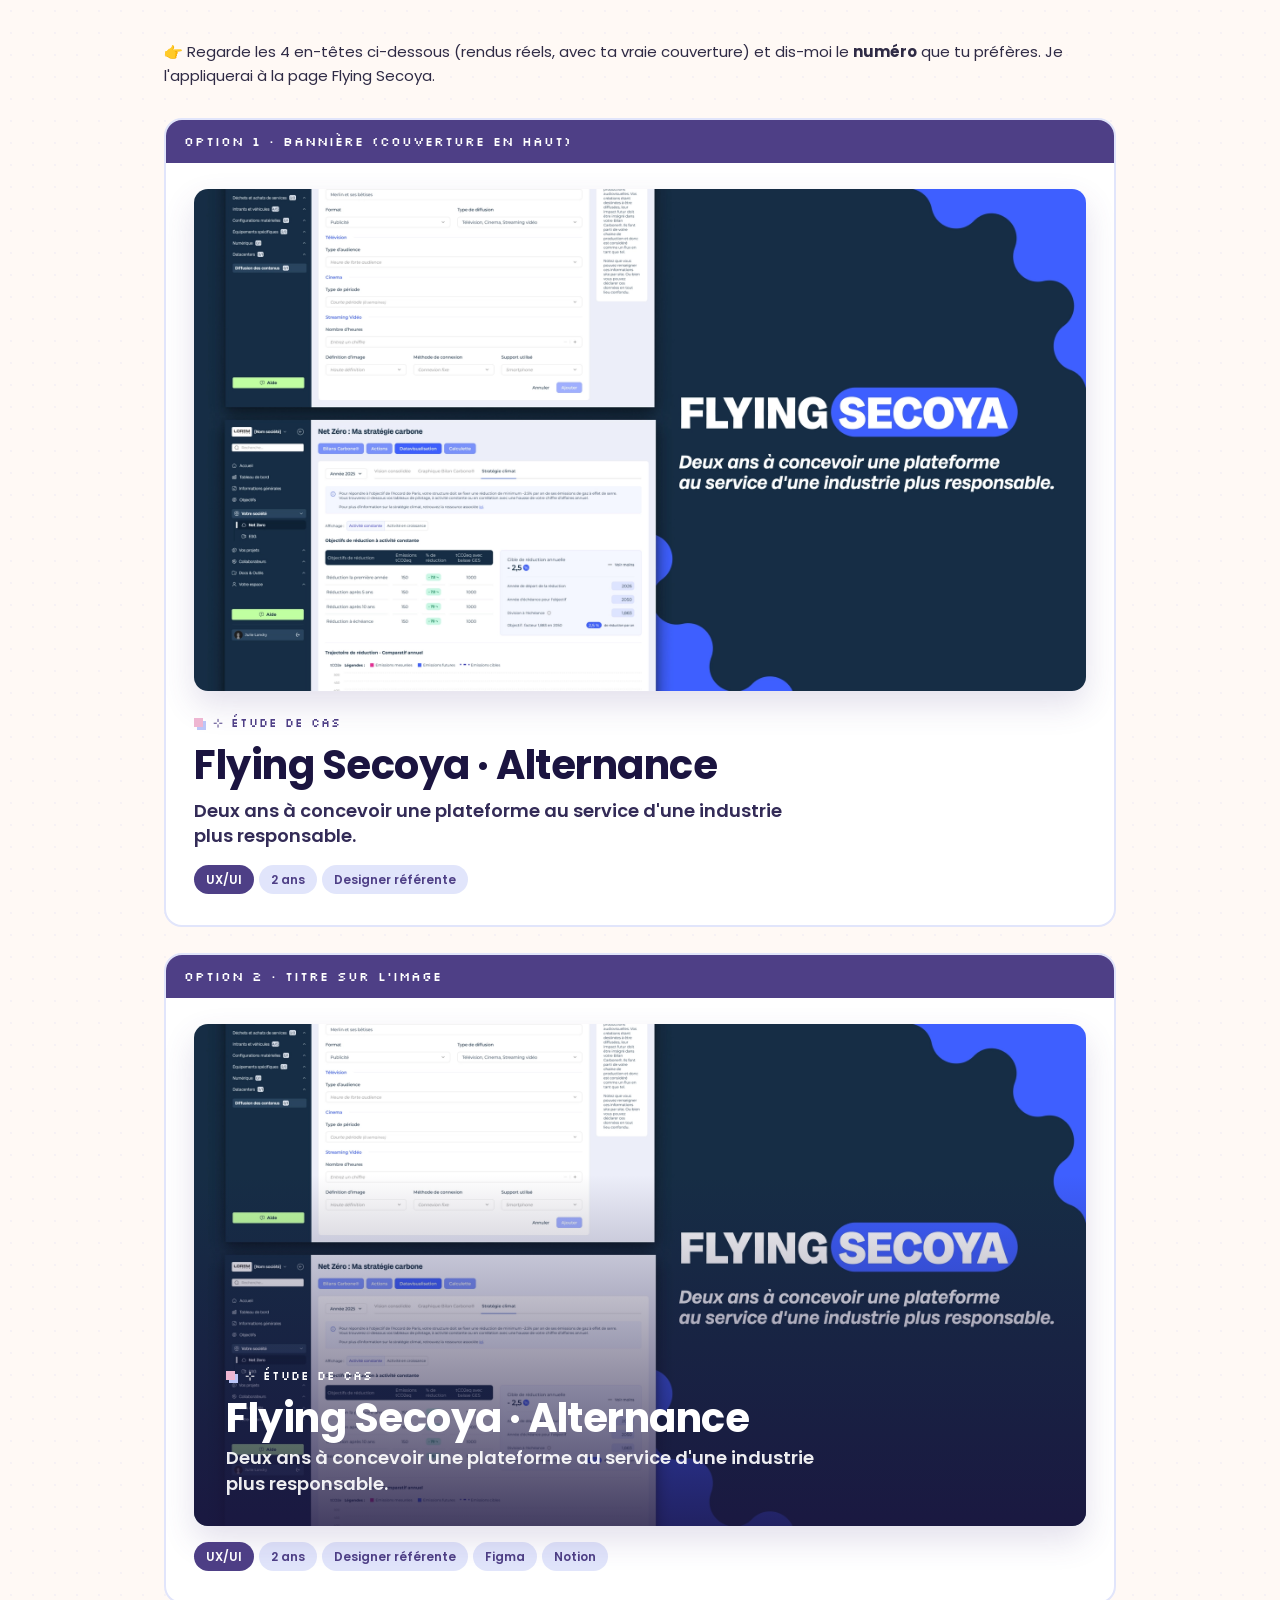
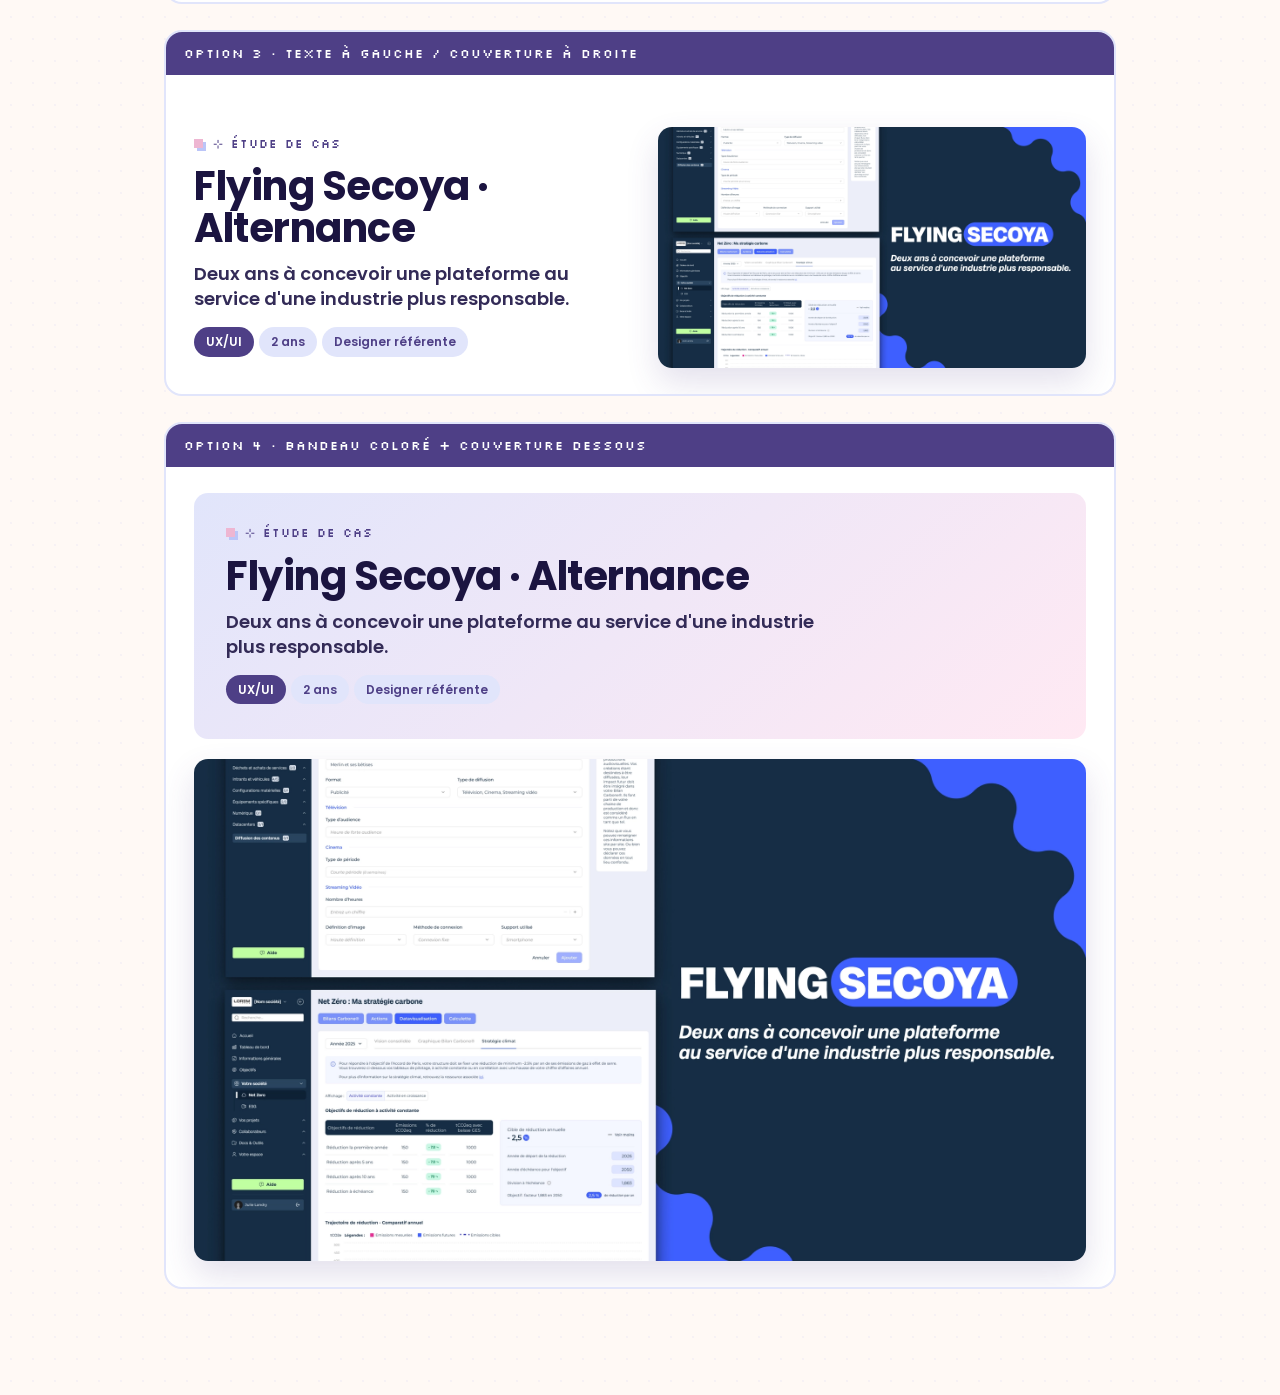
<file: header-options.html>
<!DOCTYPE html>
<html lang="fr">
<head>
<meta charset="UTF-8">
<meta name="viewport" content="width=device-width, initial-scale=1.0">
<title>Choix de l'en-tête — Flying Secoya</title>
  <link rel="stylesheet" href="css/fonts.css">
  <link rel="stylesheet" href="css/styles.css">
<style>
  body{padding:0;}
  .ho-wrap{max-width:1000px;margin:0 auto;padding:30px 24px 80px;}
  .ho-intro{font-family:'Poppins';color:var(--ink);font-size:15px;margin:10px 0 30px;line-height:1.6;}
  .ho-opt{margin:0 0 26px;border:2px solid var(--lav-soft);border-radius:18px;overflow:hidden;background:#fff;}
  .ho-tag{font-family:'Silkscreen';font-size:13px;color:#fff;background:var(--violet);padding:11px 18px;letter-spacing:1px;}
  .ho-inner{padding:26px 28px;}

  /* labels/titres communs */
  .k{font-family:'Silkscreen';font-size:12px;letter-spacing:1px;color:var(--violet);display:flex;align-items:center;gap:10px;margin-bottom:12px;}
  .k .sq{width:9px;height:9px;background:var(--rose-Pmid);box-shadow:3px 3px 0 var(--lav);flex:none;}
  .t{font-family:'Poppins';font-weight:800;font-size:clamp(26px,4vw,40px);line-height:1.05;letter-spacing:-.5px;color:#1B1440;margin:0 0 12px;}
  .ld{font-family:'Poppins';font-weight:600;font-size:18px;line-height:1.4;color:var(--hero-body);max-width:600px;}
  .chips{margin-top:16px;}
  .c{display:inline-block;font-size:12px;font-weight:600;color:var(--violet);background:var(--lav-soft);border-radius:20px;padding:5px 12px;margin:0 5px 5px 0;}
  .c.f{background:var(--violet);color:#fff;}

  /* Option 1 — bannière (couv en haut, texte dessous) */
  .o1 img{width:100%;display:block;border-radius:14px;box-shadow:0 14px 32px rgba(78,63,134,.16);}
  .o1 .txt{margin-top:22px;}

  /* Option 2 — titre SUR l'image */
  .o2 .band{position:relative;border-radius:14px;overflow:hidden;box-shadow:0 14px 32px rgba(78,63,134,.16);}
  .o2 .band img{width:100%;display:block;}
  .o2 .over{position:absolute;inset:0;display:flex;flex-direction:column;justify-content:flex-end;padding:30px 32px;background:linear-gradient(180deg,rgba(27,20,64,0) 30%,rgba(27,20,64,.82) 100%);}
  .o2 .over .k{color:#fff;}
  .o2 .over .k .sq{background:var(--rose-Pmid);}
  .o2 .over .t{color:#fff;margin-bottom:6px;}
  .o2 .over .ld{color:#fff;opacity:.92;}

  /* Option 3 — split (texte gauche, couv droite) */
  .o3 .grid{display:grid;grid-template-columns:1fr 1fr;gap:36px;align-items:center;}
  .o3 img{width:100%;display:block;border-radius:14px;box-shadow:0 14px 32px rgba(78,63,134,.16);}

  /* Option 4 — bandeau coloré, couv dessous */
  .o4 .band{background:linear-gradient(140deg,var(--lav-soft),var(--rose));border-radius:14px;padding:30px 32px;}
  .o4 img{width:100%;display:block;border-radius:14px;box-shadow:0 14px 32px rgba(78,63,134,.16);margin-top:20px;}

  @media(max-width:760px){ .o3 .grid{grid-template-columns:1fr;} }
</style>
</head>
<body>
  <div class="ho-wrap">
    <p class="ho-intro">👉 Regarde les 4 en-têtes ci-dessous (rendus réels, avec ta vraie couverture) et dis-moi le <b>numéro</b> que tu préfères. Je l'appliquerai à la page Flying Secoya.</p>

    <div class="ho-opt o1">
      <div class="ho-tag">OPTION 1 · BANNIÈRE (couverture en haut)</div>
      <div class="ho-inner">
        <img src="assets/fs-couv.webp" alt="">
        <div class="txt">
          <p class="k"><span class="sq"></span>⊹ ÉTUDE DE CAS</p>
          <h2 class="t">Flying Secoya · Alternance</h2>
          <p class="ld">Deux ans à concevoir une plateforme au service d'une industrie plus responsable.</p>
          <div class="chips"><span class="c f">UX/UI</span><span class="c">2 ans</span><span class="c">Designer référente</span></div>
        </div>
      </div>
    </div>

    <div class="ho-opt o2">
      <div class="ho-tag">OPTION 2 · TITRE SUR L'IMAGE</div>
      <div class="ho-inner">
        <div class="band">
          <img src="assets/fs-couv.webp" alt="">
          <div class="over">
            <p class="k"><span class="sq"></span>⊹ ÉTUDE DE CAS</p>
            <h2 class="t">Flying Secoya · Alternance</h2>
            <p class="ld">Deux ans à concevoir une plateforme au service d'une industrie plus responsable.</p>
          </div>
        </div>
        <div class="chips" style="margin-top:16px"><span class="c f">UX/UI</span><span class="c">2 ans</span><span class="c">Designer référente</span><span class="c">Figma</span><span class="c">Notion</span></div>
      </div>
    </div>

    <div class="ho-opt o3">
      <div class="ho-tag">OPTION 3 · TEXTE À GAUCHE / COUVERTURE À DROITE</div>
      <div class="ho-inner">
        <div class="grid">
          <div>
            <p class="k"><span class="sq"></span>⊹ ÉTUDE DE CAS</p>
            <h2 class="t">Flying Secoya · Alternance</h2>
            <p class="ld">Deux ans à concevoir une plateforme au service d'une industrie plus responsable.</p>
            <div class="chips"><span class="c f">UX/UI</span><span class="c">2 ans</span><span class="c">Designer référente</span></div>
          </div>
          <img src="assets/fs-couv.webp" alt="">
        </div>
      </div>
    </div>

    <div class="ho-opt o4">
      <div class="ho-tag">OPTION 4 · BANDEAU COLORÉ + COUVERTURE DESSOUS</div>
      <div class="ho-inner">
        <div class="band">
          <p class="k"><span class="sq"></span>⊹ ÉTUDE DE CAS</p>
          <h2 class="t">Flying Secoya · Alternance</h2>
          <p class="ld">Deux ans à concevoir une plateforme au service d'une industrie plus responsable.</p>
          <div class="chips"><span class="c f">UX/UI</span><span class="c">2 ans</span><span class="c">Designer référente</span></div>
        </div>
        <img src="assets/fs-couv.webp" alt="">
      </div>
    </div>

  </div>
</body>
</html>
</file>
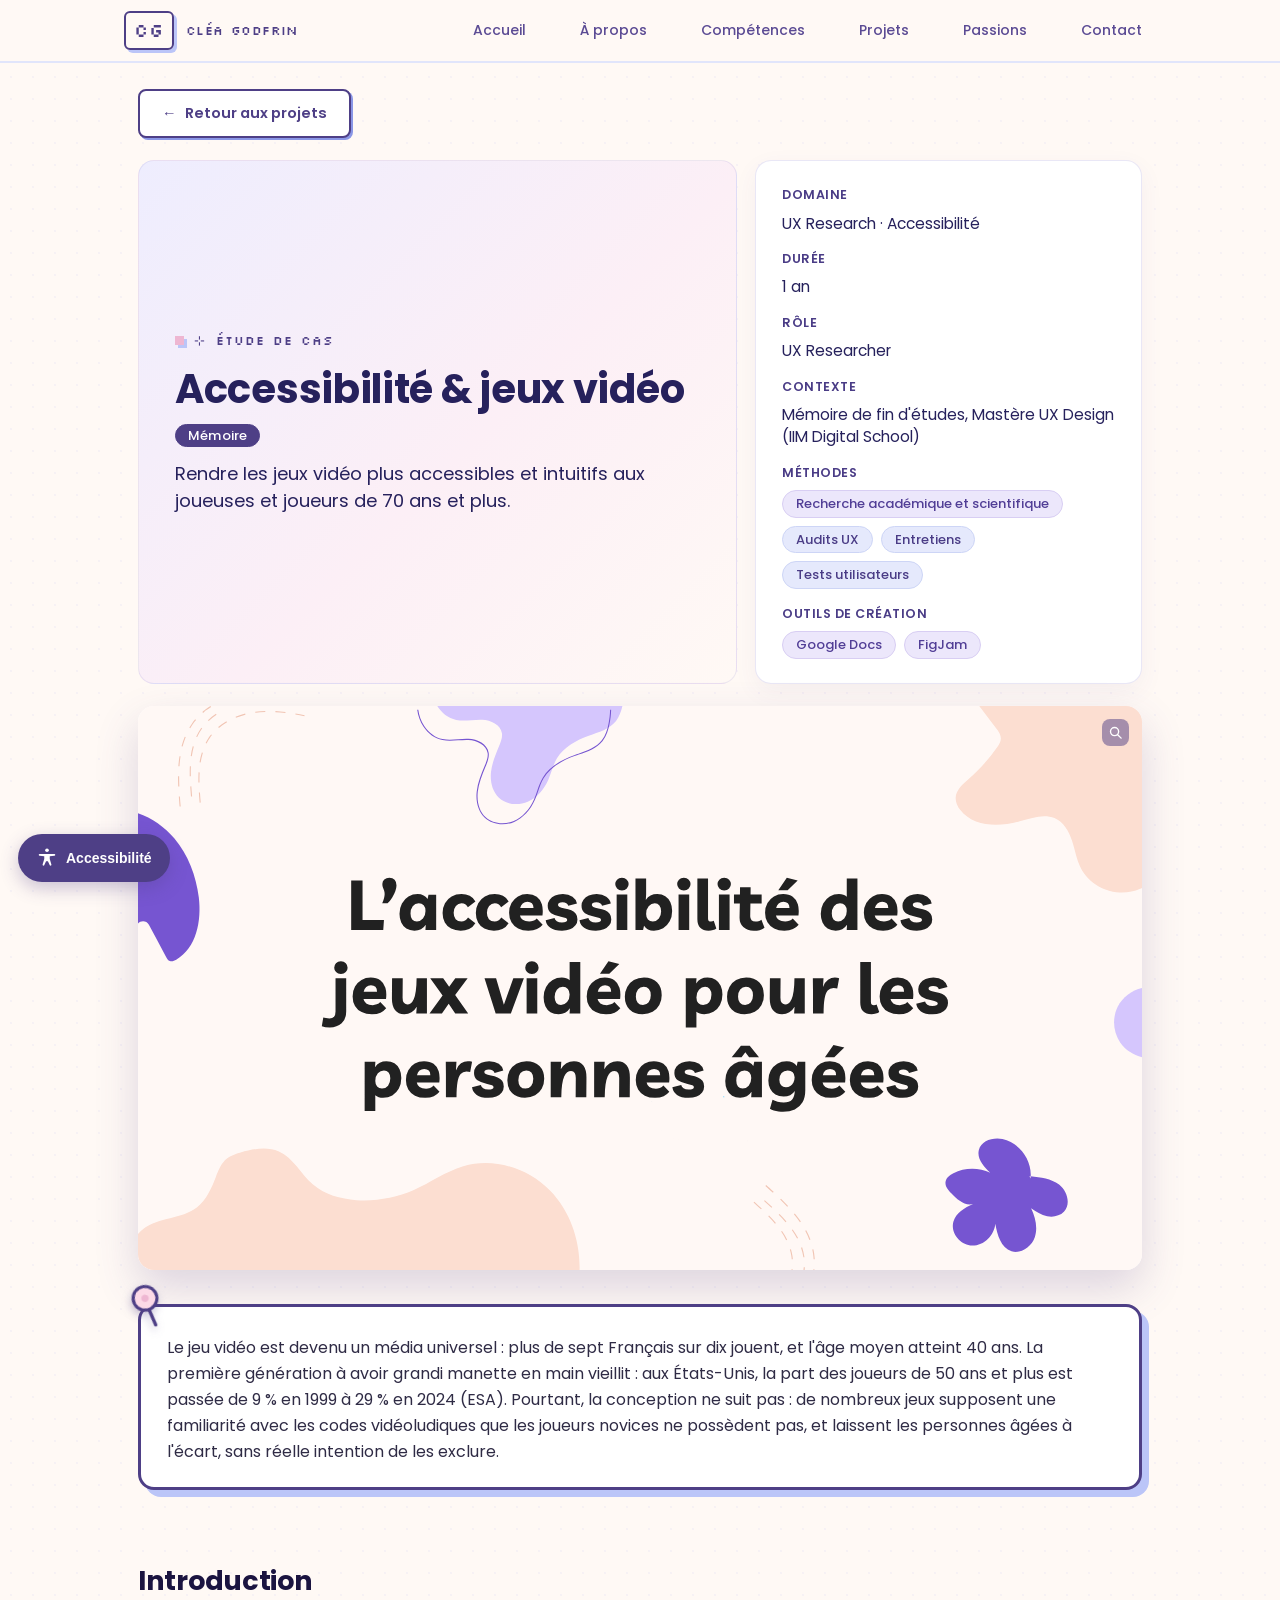
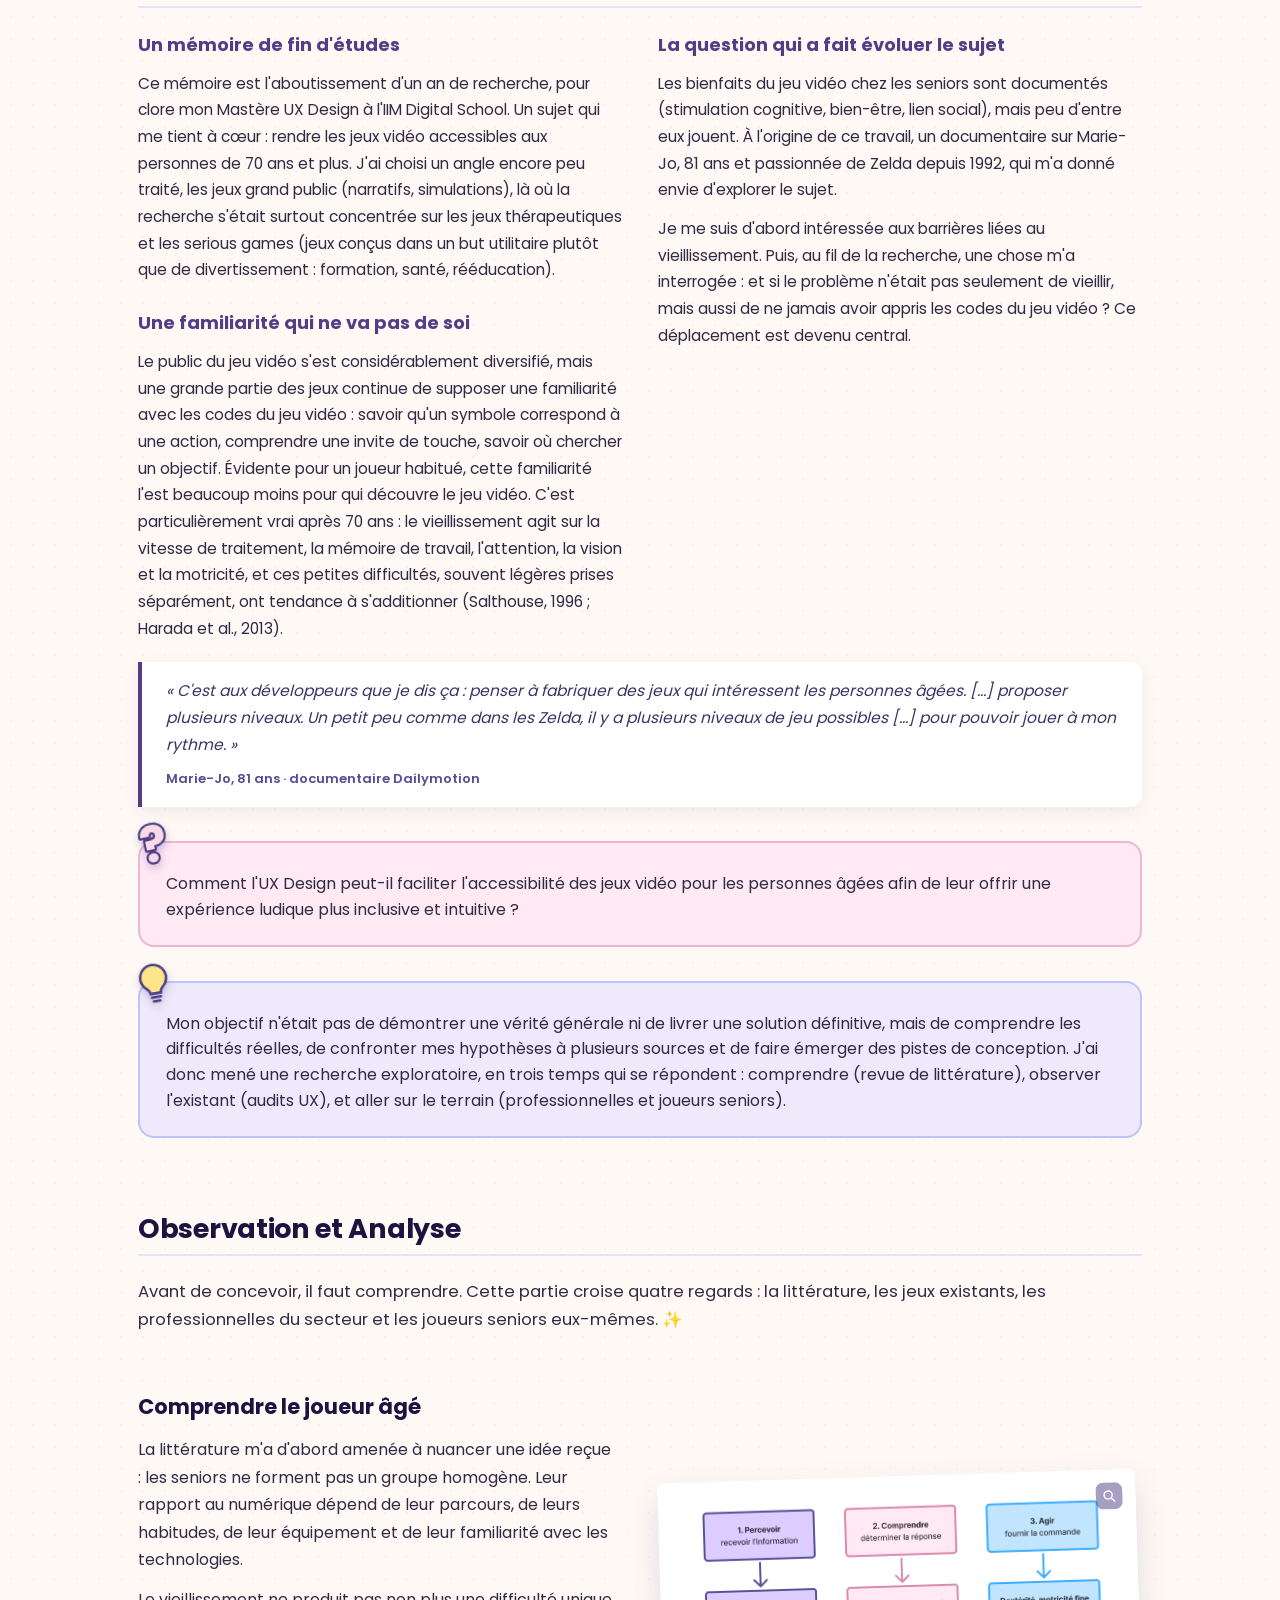
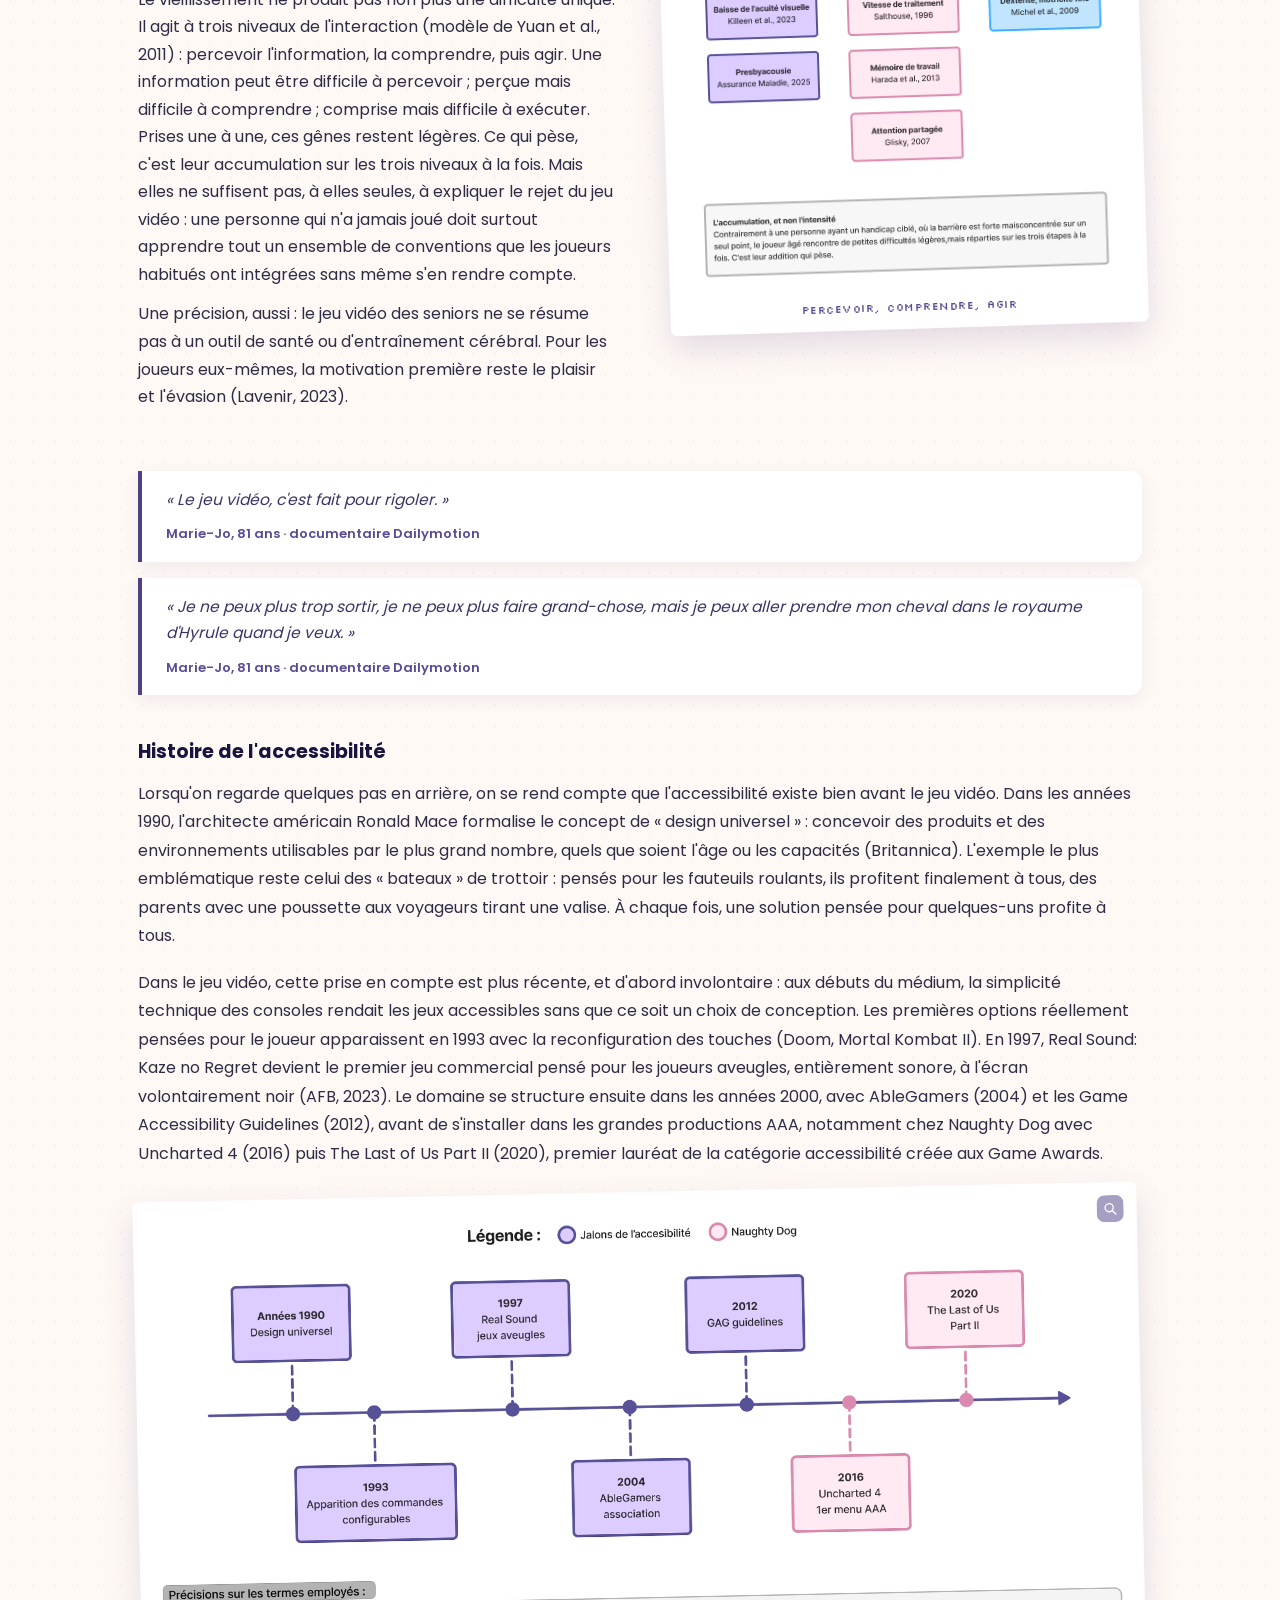
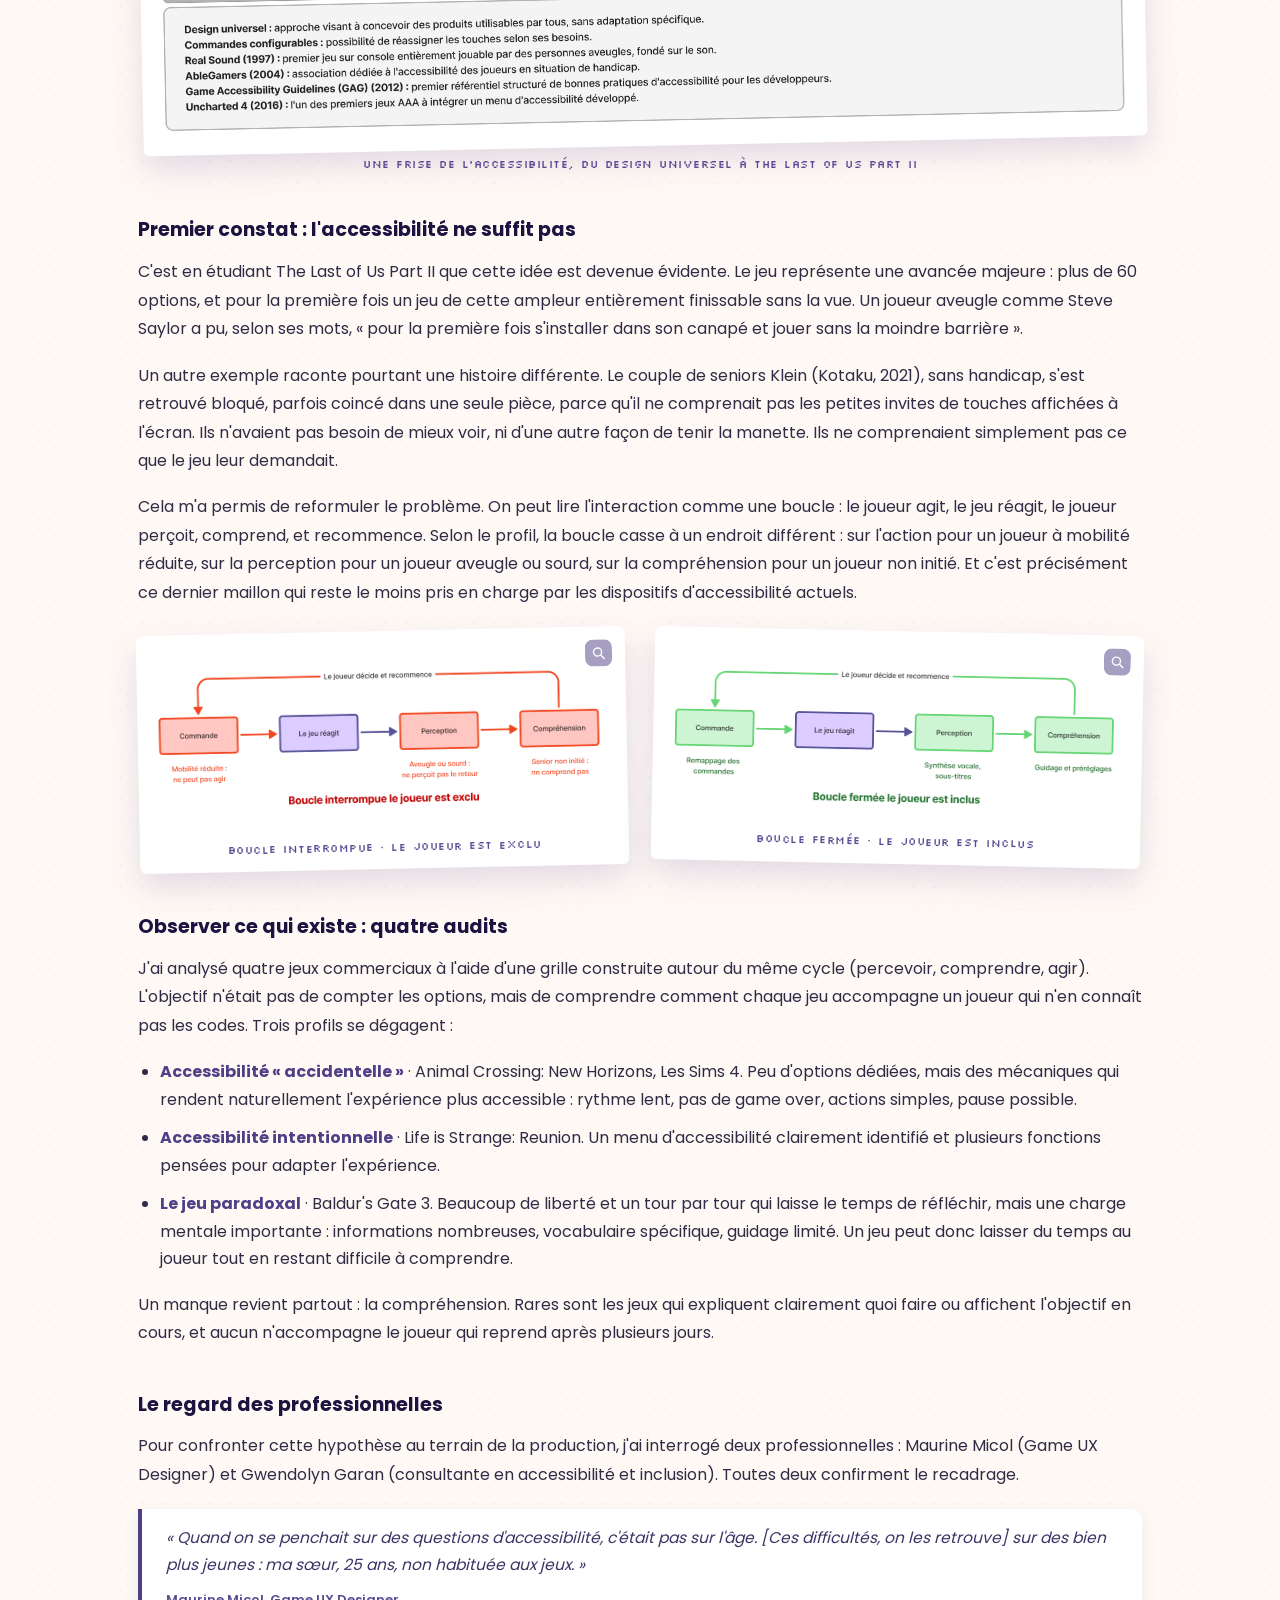
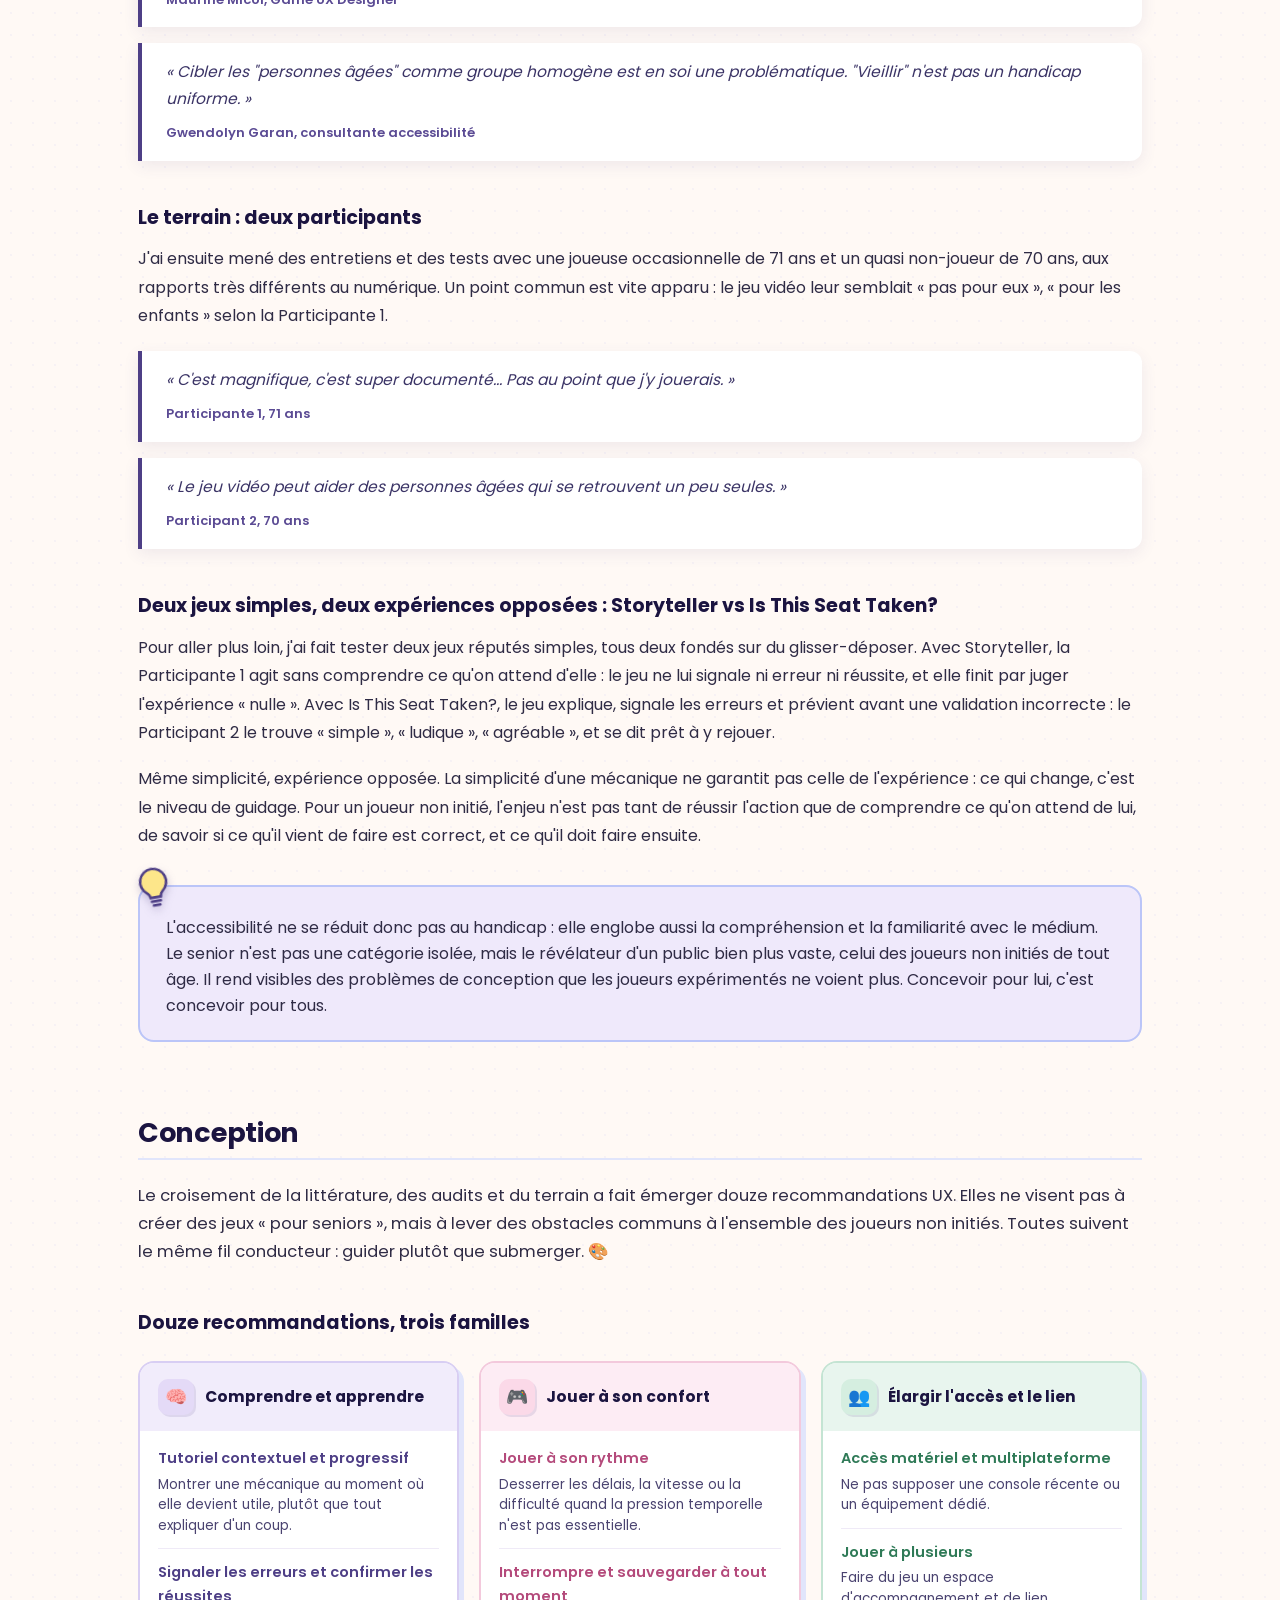
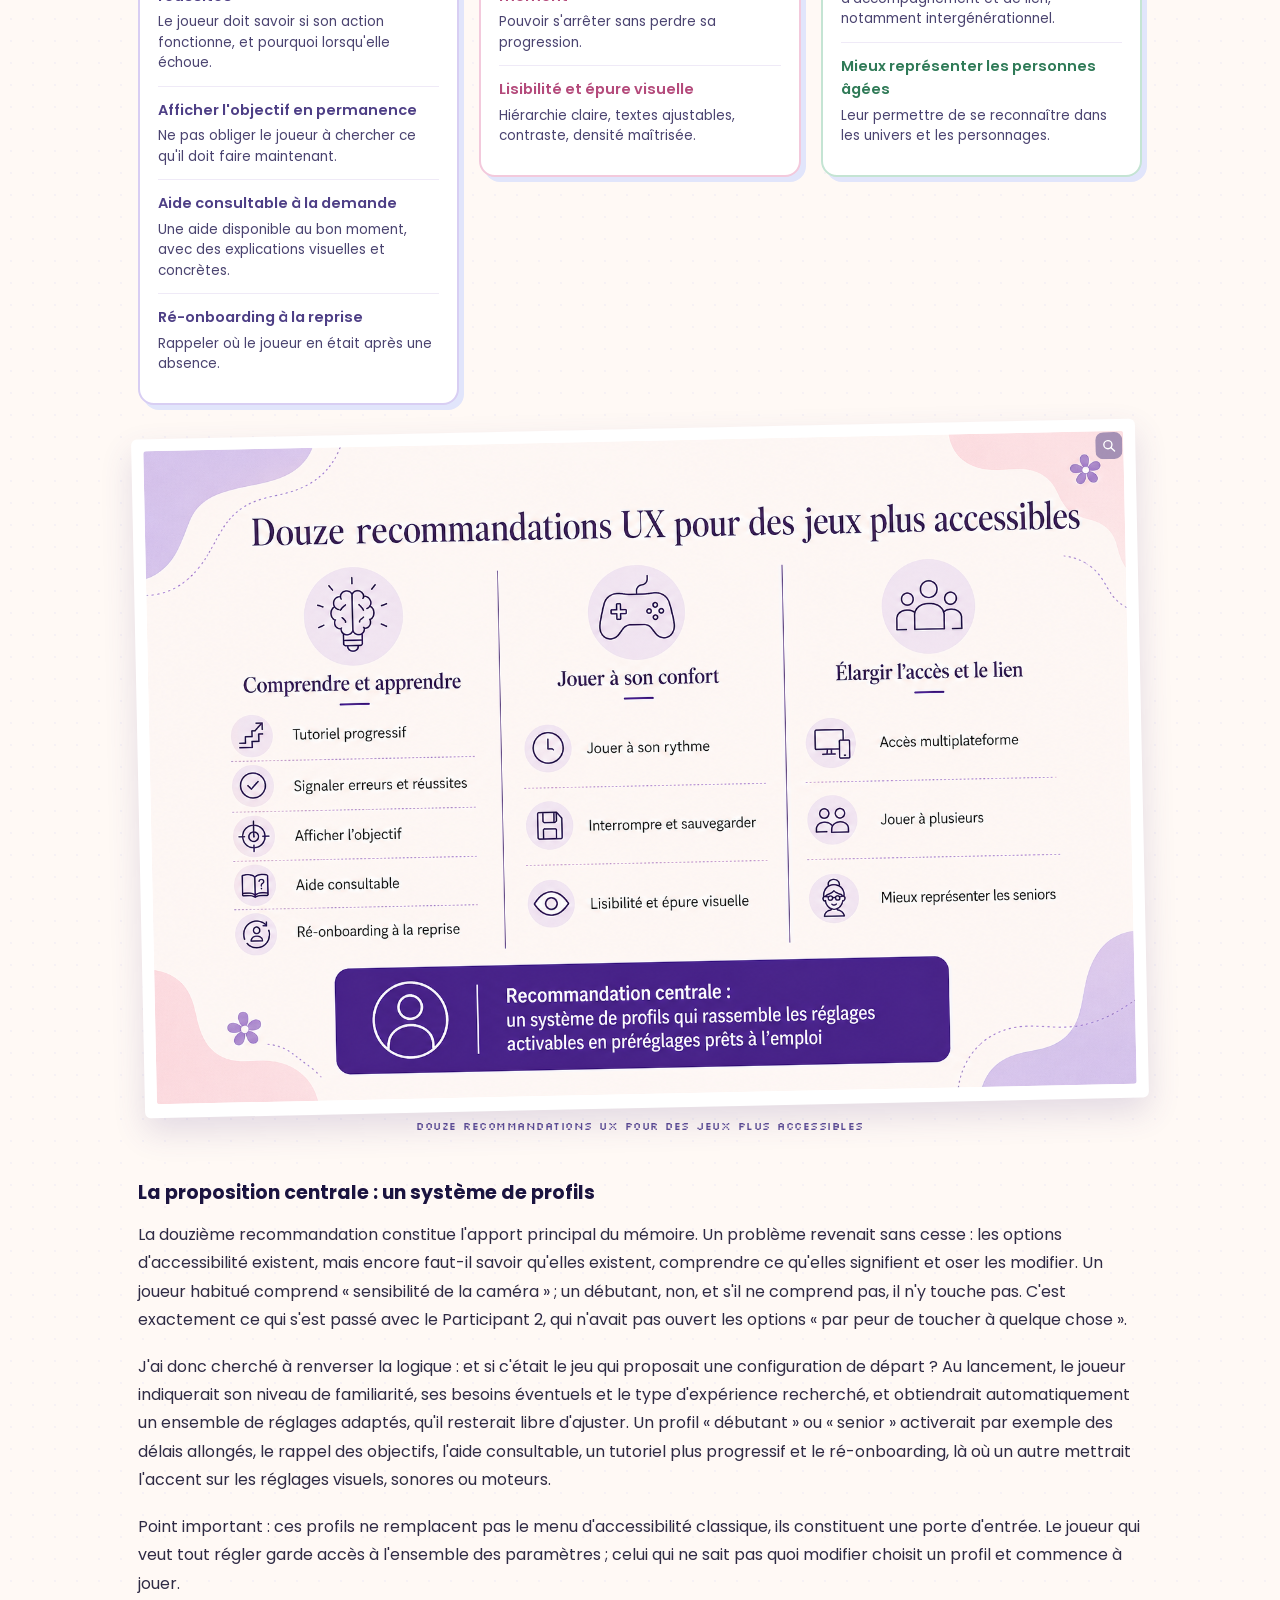
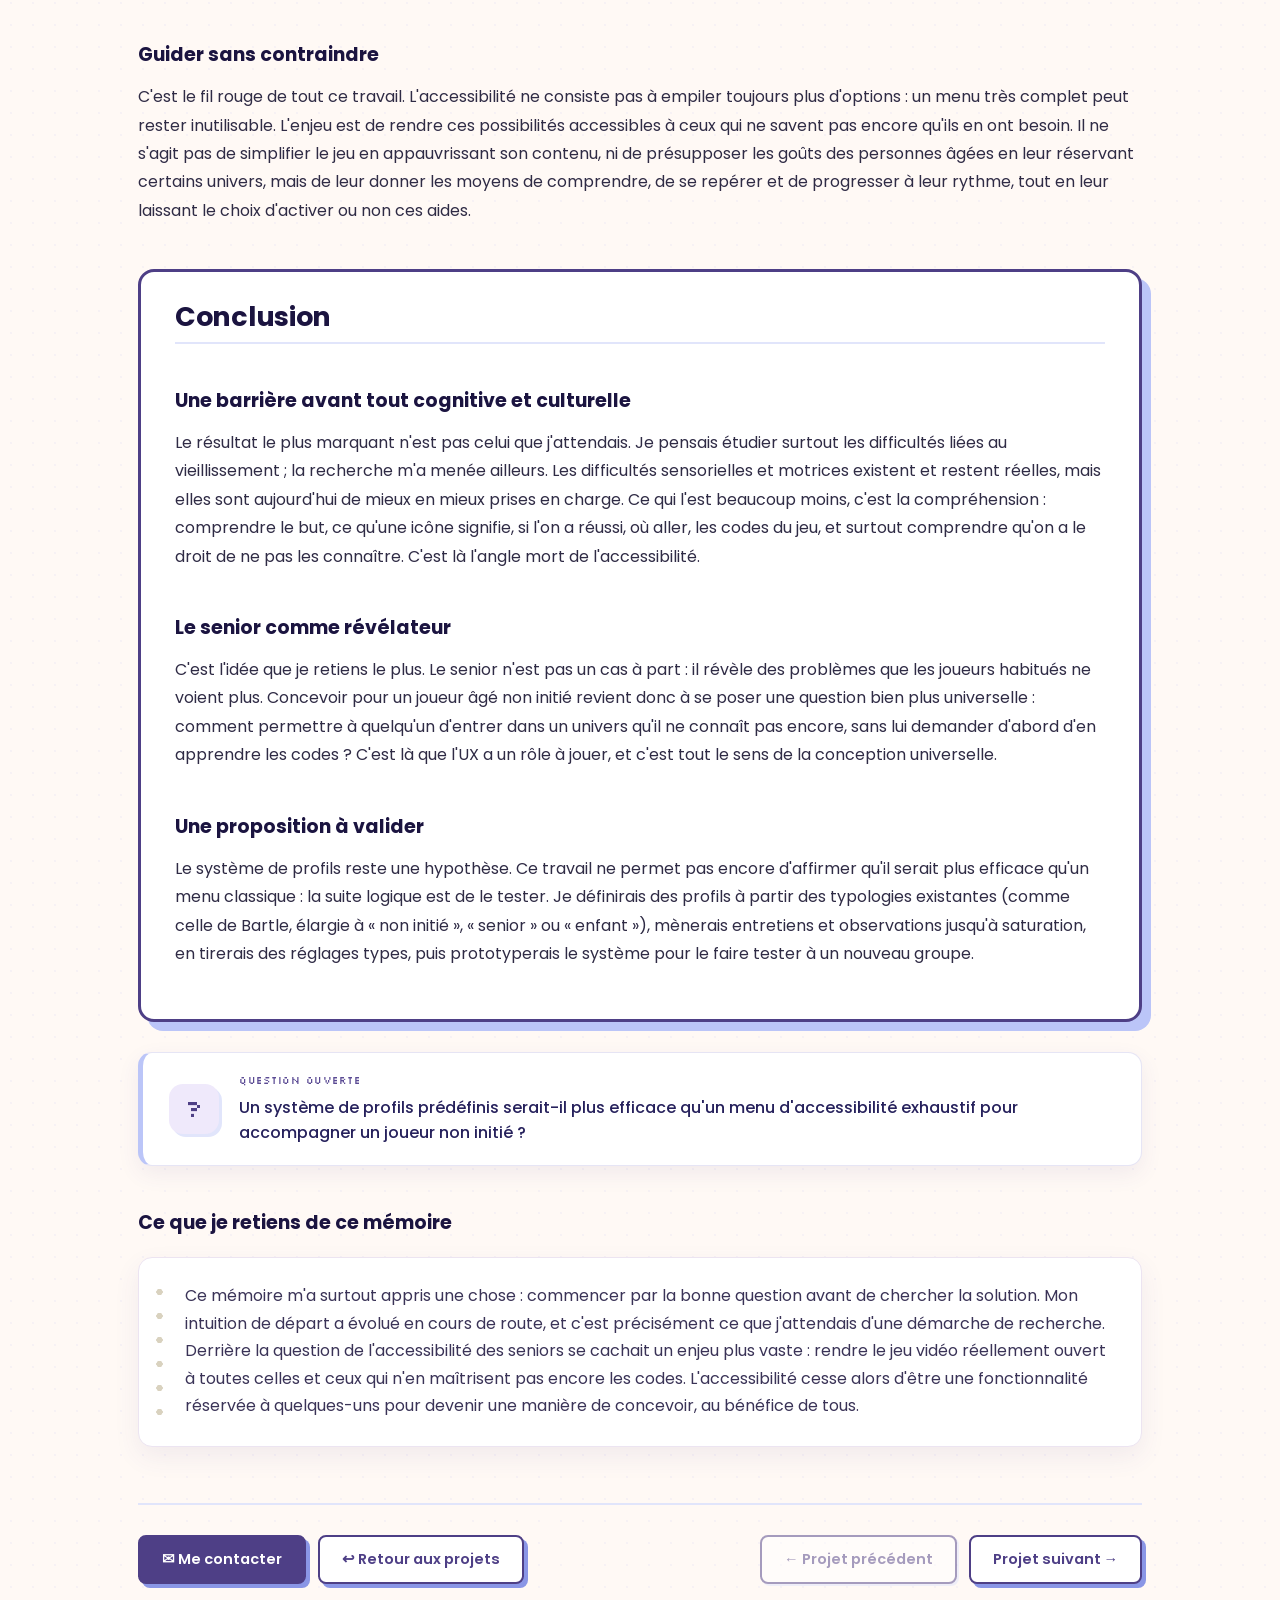
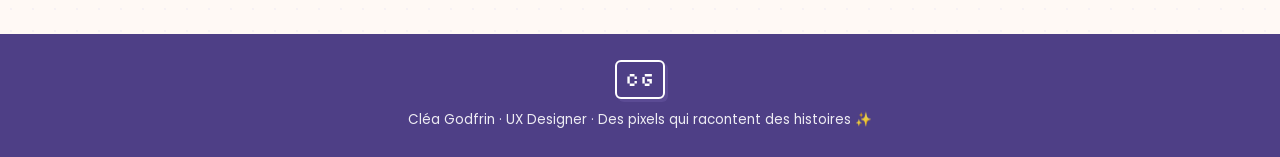
<file: memoire.html>
<!DOCTYPE html>
<html lang="fr">
<head>
<meta charset="UTF-8">
<meta name="viewport" content="width=device-width, initial-scale=1.0">
<title>Accessibilité &amp; jeux vidéo · Mémoire — Cléa Godfrin</title>
<meta name="description" content="Mémoire de recherche UX : rendre les jeux vidéo plus accessibles et intuitifs aux joueuses et joueurs de 70 ans et plus, et à tous les joueurs non initiés.">
  <link rel="stylesheet" href="css/fonts.css">
  <link rel="stylesheet" href="css/styles.css">
<style>
  .cs-wrap{max-width:1060px;margin:0 auto;padding:26px 28px 20px;}
  .cs-backlink{display:inline-flex;align-items:center;gap:8px;box-shadow:2px 2px 0 var(--lav-deep);margin-bottom:22px;}
  .cs-backlink:hover{box-shadow:3px 3px 0 var(--lav-deep);}

  /* En-tête bannière */
  .cs-top{display:grid;grid-template-columns:1.55fr 1fr;gap:18px;align-items:stretch;margin-bottom:22px;}
  .cs-hero{position:relative;overflow:hidden;background:linear-gradient(135deg,#EEEDFE 0%,#FCEFF6 55%,#FFF9F5 100%);border:1px solid rgba(83,74,183,.10);border-radius:16px;padding:34px 36px;display:flex;flex-direction:column;justify-content:center;}
  .cs-klabel{font-family:'Silkscreen';font-size:13px;letter-spacing:1px;color:var(--violet);display:flex;align-items:center;gap:10px;margin-bottom:16px;}
  .cs-klabel .sq{width:9px;height:9px;background:var(--rose-Pmid);box-shadow:3px 3px 0 var(--lav);flex:none;}
  .cs-title{font-family:'Poppins';font-weight:700;font-size:clamp(28px,3.8vw,40px);line-height:1.12;letter-spacing:-.3px;color:#26215C;margin:0 0 13px;display:flex;align-items:baseline;flex-wrap:wrap;gap:12px;}
  .cs-badge{font-family:'Poppins';font-weight:500;font-size:13px;letter-spacing:.2px;color:#fff;background:var(--violet);border:1px solid var(--violet);border-radius:20px;padding:4px 12px;line-height:1;white-space:nowrap;}
  .cs-lead{font-family:'Poppins';font-weight:400;font-size:clamp(15.5px,1.8vw,18px);line-height:1.5;color:#26215C;max-width:none;}
  .cs-cover{display:block;width:100%;padding:0;border:none;border-radius:16px;overflow:hidden;background:#fff;box-shadow:0 18px 44px rgba(78,63,134,.2);cursor:zoom-in;transition:transform .2s ease,box-shadow .2s ease;font:inherit;position:relative;margin:0 0 22px;}
  .cs-cover:hover,.cs-cover:focus-visible{transform:scale(1.006);outline:none;}
  .cs-cover img{width:100%;display:block;}

  /* Grille métadonnées */
  .cs-m{display:flex;flex-direction:column;gap:7px;min-width:0;}
  .cs-ml{font-family:'Poppins';font-weight:600;font-size:12.5px;letter-spacing:.5px;text-transform:uppercase;color:#4A3C86;}
  .cs-mv{font-family:'Poppins';font-weight:400;font-size:15.5px;line-height:1.4;color:#26215C;}
  .cs-tags{display:flex;flex-wrap:wrap;gap:8px;}
  .cs-tag{display:inline-block;font-family:'Poppins';font-weight:500;font-size:13px;color:#534AB7;background:#EEEDFE;border:1px solid rgba(83,74,183,.16);border-radius:20px;padding:5px 13px;line-height:1.2;}
  .cs-tag.rose{background:#FFE4EF;color:#A23C6E;border-color:#F3C9DC;}
  .cs-tag.lav{background:#E5E9FC;color:#4A3C86;border-color:#CDD5F6;}
  .cs-tag.violet{background:#ECE7FB;color:#513E96;border-color:#D8CEF3;}
  .cs-tag.green{background:#E1F1E9;color:#2C6E50;border-color:#C4E4D3;}
  .cs-tag.blue{background:#E0ECFA;color:#345F97;border-color:#C6DCF3;}
  .cs-metacard{background:#fff;border:1px solid rgba(83,74,183,.13);border-radius:16px;padding:24px 26px;box-shadow:0 8px 24px rgba(78,63,134,.06);display:flex;flex-direction:column;gap:15px;}
  .cs-disabled{opacity:.5;cursor:not-allowed;box-shadow:2px 2px 0 var(--lav-soft);}

  /* Sommaire : rail latéral collant à droite */
  html{scroll-behavior:smooth;}
  .cs-layout{display:block;}
  .cs-main{min-width:0;}
  .cs-rail{position:fixed;top:104px;right:24px;width:178px;z-index:40;}
  .cs-rail-h{font-family:'Silkscreen';font-size:10px;letter-spacing:.5px;color:var(--violet-mid);text-transform:uppercase;margin:0 0 14px;line-height:1.5;}
  .cs-rail a[href^="#"]{display:block;font-family:'Poppins';font-size:14px;color:#9089B8;text-decoration:none;padding:7px 0 7px 14px;border-left:2px solid #E4E1F5;line-height:1.35;transition:color .15s ease,border-color .15s ease;}
  .cs-rail a[href^="#"]:hover{color:var(--violet);}
  .cs-rail a[href^="#"].active{color:#1B1440;font-weight:600;border-left-color:var(--violet);}
  .cs-rail-back{display:inline-flex;align-items:center;gap:6px;font-family:'Poppins';font-size:13px;font-weight:600;color:var(--violet);text-decoration:none;margin-bottom:18px;}
  .cs-rail-back:hover{color:var(--violet-mid);text-decoration:underline;}

  /* Corps de texte */
  .cs-h3{font-family:'Poppins';font-weight:700;font-size:19px;color:#1B1440;margin:42px 0 12px;}
  .cs-h4{font-family:'Poppins';font-weight:700;font-size:16.5px;color:var(--violet);margin:26px 0 8px;}
  .cs-p{font-size:16px;line-height:1.78;color:var(--ink);margin:0 0 18px;max-width:none;}
  .cs-src{font-size:14.5px;font-style:italic;color:var(--ink);margin:6px 0 18px;text-align:left;}
  .cs-src a{color:#C43C74;text-decoration:underline;}
  .cs-list{margin:6px 0 18px;padding-left:22px;max-width:none;}
  .cs-list li{font-size:16px;line-height:1.72;color:var(--ink);margin-bottom:11px;}
  .cs-list li strong{color:var(--violet);font-weight:700;}

  /* Douze recommandations — cartes par famille */
  .cs-fams{display:grid;grid-template-columns:repeat(3,1fr);gap:20px;margin:22px 0 10px;align-items:start;}
  .cs-fam{background:#fff;border:2px solid var(--lav);border-radius:16px;overflow:hidden;box-shadow:5px 5px 0 var(--lav-soft);}
  .cs-fam .fam-h{display:flex;align-items:center;gap:11px;padding:16px 18px;font-family:'Poppins';font-weight:700;font-size:15.5px;color:#1B1440;line-height:1.25;}
  .cs-fam .fam-ic{flex:none;width:36px;height:36px;border-radius:10px;display:flex;align-items:center;justify-content:center;font-size:18px;box-shadow:2px 2px 0 rgba(78,63,134,.12);}
  .cs-fam ul{list-style:none;margin:0;padding:4px 18px 16px;}
  .cs-fam li{padding:12px 0;border-top:1px solid #EFEAF7;}
  .cs-fam li:first-child{border-top:none;}
  .cs-fam li b{display:block;font-family:'Poppins';font-weight:600;font-size:14.5px;color:var(--violet);margin-bottom:4px;}
  .cs-fam li span{display:block;font-size:13.5px;line-height:1.52;color:#4A4370;}
  .cs-fam.f1{border-color:#D8CEF3;} .cs-fam.f1 .fam-h{background:#F1ECFB;} .cs-fam.f1 .fam-ic{background:#E4DAF7;}
  .cs-fam.f2{border-color:#F3C9DC;} .cs-fam.f2 .fam-h{background:#FDECF4;} .cs-fam.f2 .fam-ic{background:#FBD9E8;} .cs-fam.f2 li b{color:#B44A7B;}
  .cs-fam.f3{border-color:#C4E4D3;} .cs-fam.f3 .fam-h{background:#E8F5EE;} .cs-fam.f3 .fam-ic{background:#D5EEE0;} .cs-fam.f3 li b{color:#2F7A57;}
  @media(max-width:900px){.cs-fams{grid-template-columns:1fr;}}

  /* Citations verbatim */
  .cs-quote{position:relative;margin:20px 0;padding:16px 24px;border-left:4px solid var(--violet);border-radius:0 12px 12px 0;background:#fff;box-shadow:0 5px 16px rgba(78,63,134,.09);color:#3B3466;font-size:15.5px;line-height:1.72;font-style:italic;max-width:none;}
  .cs-quote .by{display:block;font-style:normal;font-family:'Poppins';font-size:13px;font-weight:600;color:var(--violet-mid);margin-top:10px;}
  .cs-quotes{display:grid;gap:16px;margin:20px 0;}
  .cs-quotes .cs-quote{margin:0;}

  /* Question ouverte (fin de conclusion) */
  .cs-openq{display:flex;align-items:center;gap:20px;background:#fff;border:1px solid rgba(83,74,183,.14);border-left:5px solid var(--lav);border-radius:14px;padding:20px 26px;margin:30px 0 8px;box-shadow:0 8px 22px rgba(78,63,134,.08);}
  .cs-openq .mk{flex:none;width:50px;height:50px;border-radius:14px;background:#EFE9FB;display:flex;align-items:center;justify-content:center;font-family:'Silkscreen';font-size:24px;color:var(--violet);box-shadow:3px 3px 0 var(--lav-soft);}
  .cs-openq .k{display:block;font-family:'Silkscreen';font-size:10px;letter-spacing:.5px;color:var(--violet-mid);text-transform:uppercase;margin-bottom:7px;}
  .cs-openq p{font-family:'Poppins';font-weight:500;font-size:16px;line-height:1.55;color:#26215C;margin:0;}
  @media(max-width:560px){.cs-openq{gap:14px;padding:18px 18px;}.cs-openq .mk{width:42px;height:42px;font-size:20px;}}

  /* Image ↔ texte */
  .cs-step{display:grid;grid-template-columns:1fr 1fr;gap:48px;align-items:center;margin:60px 0;}
  .cs-step.flip .cs-step-txt{order:2;}
  .cs-step-txt{min-width:0;}
  .cs-step-txt h3{font-family:'Poppins';font-weight:700;font-size:21px;color:#1B1440;margin:0 0 16px;line-height:1.25;}
  .cs-step-txt h4{font-family:'Poppins';font-weight:700;font-size:17px;color:var(--violet);margin:0 0 10px;}
  .cs-step-txt p{font-size:16px;line-height:1.72;color:var(--ink);margin:0 0 12px;}
  .cs-step-txt p:last-child{margin-bottom:0;}
  .cs-step-media{display:grid;gap:24px;min-width:0;}

  /* Images polaroïd cliquables */
  .cs-fig{position:relative;display:block;width:100%;padding:12px 12px 14px;border:none;border-radius:6px;background:#fff;box-shadow:0 14px 32px rgba(78,63,134,.16);cursor:zoom-in;transform:rotate(-1.8deg);transition:transform .3s ease,box-shadow .3s ease;font:inherit;}
  .cs-step.flip .cs-fig{transform:rotate(1.8deg);}
  .cs-fig:hover,.cs-fig:focus-visible{transform:rotate(0deg) scale(1.02);box-shadow:0 22px 42px rgba(78,63,134,.22);outline:none;}
  .cs-fig img{width:100%;border-radius:3px;display:block;}
  .cs-cap{display:block;font-family:'Silkscreen';font-size:11px;letter-spacing:.5px;color:var(--violet-mid);text-align:center;margin-top:11px;line-height:1.5;}
  .cs-fig::after,.cs-img::after,.cs-cover::after{content:'';position:absolute;top:13px;right:13px;width:27px;height:27px;border-radius:8px;background:rgba(78,63,134,.5) url("data:image/svg+xml,%3Csvg xmlns='http://www.w3.org/2000/svg' viewBox='0 0 24 24' fill='none' stroke='white' stroke-width='2.2' stroke-linecap='round'%3E%3Ccircle cx='10.5' cy='10.5' r='6.5'/%3E%3Cline x1='15.5' y1='15.5' x2='21' y2='21'/%3E%3C/svg%3E") center/15px no-repeat;opacity:1;transition:transform .18s ease,background-color .18s ease;pointer-events:none;}
  .cs-fig:hover::after,.cs-fig:focus-visible::after,.cs-img:hover::after,.cs-img:focus-visible::after,.cs-cover:hover::after,.cs-cover:focus-visible::after{transform:scale(1.12);background-color:var(--violet);}

  /* Grande image pleine largeur */
  .cs-img{position:relative;display:block;width:100%;padding:12px 12px 14px;border:none;border-radius:6px;background:#fff;box-shadow:0 14px 32px rgba(78,63,134,.16);cursor:zoom-in;transform:rotate(-1.2deg);transition:transform .3s ease,box-shadow .3s ease;font:inherit;margin:24px 0 6px;}
  .cs-img:hover,.cs-img:focus-visible{transform:rotate(0deg) scale(1.02);box-shadow:0 22px 42px rgba(78,63,134,.22);outline:none;}
  .cs-img img{width:100%;display:block;border-radius:3px;}
  .cs-imgcap{display:block;font-family:'Silkscreen';font-size:11px;letter-spacing:.5px;color:var(--violet-mid);text-align:center;margin:10px 0 24px;}

  /* Galerie */
  .cs-gal{display:grid;grid-template-columns:repeat(auto-fit,minmax(250px,1fr));gap:26px;margin:24px 0 8px;align-items:start;}
  .cs-gal.two{grid-template-columns:repeat(auto-fit,minmax(300px,1fr));}
  .cs-gal .cs-fig{transform:rotate(-1.2deg);}
  .cs-gal .cs-fig:nth-child(even){transform:rotate(1.2deg);}
  .cs-gal .cs-fig:hover{transform:rotate(0deg) scale(1.02);}

  /* Callouts */
  .cs-callout{position:relative;border-radius:16px;padding:28px 26px 22px;margin:34px 0 26px;font-size:16px;line-height:1.62;color:var(--ink);background:#fff;border:3px solid var(--violet);box-shadow:7px 7px 0 var(--lav);}
  .cs-callout .ic{margin-right:8px;}
  .cs-pin{position:absolute;top:-28px;left:-24px;transform:scaleX(-1) rotate(-14deg);width:56px;height:56px;filter:drop-shadow(0 4px 4px rgba(78,63,134,.3));}
  .cs-qmark{position:absolute;top:-24px;left:-12px;transform:rotate(-12deg);width:52px;height:52px;filter:drop-shadow(0 4px 4px rgba(78,63,134,.28));}
  .cs-bulb{position:absolute;top:-26px;left:-12px;transform:rotate(-10deg);width:52px;height:52px;filter:drop-shadow(0 4px 4px rgba(78,63,134,.28));}
  .cs-callout.q{background:var(--rose);border:2px solid var(--rose-Pmid);box-shadow:none;}
  .cs-callout.idea{background:#EFE9FB;border:2px solid var(--lav);box-shadow:none;}
  .cs-callout.warn{background:#FCF3E4;border:2px solid #EAD3A6;box-shadow:none;}
  .cs-note{position:relative;border-radius:14px;padding:24px 30px 26px 46px;margin:18px 0;color:#3A3357;font-size:16px;line-height:1.72;background:#fff;border:1px solid #ECE4F1;box-shadow:0 10px 26px rgba(78,63,134,.08);}
  .cs-note::after{content:'';position:absolute;left:17px;top:22px;bottom:22px;width:7px;background-image:radial-gradient(circle,#D9D2BF 3px,transparent 3.4px);background-size:7px 24px;background-repeat:repeat-y;}

  .cs-sec{font-family:'Poppins';font-weight:800;font-size:clamp(21px,2.6vw,27px);letter-spacing:-.3px;color:#1B1440;margin:74px 0 8px;scroll-margin-top:90px;}
  .cs-secline{height:0;border:none;border-top:2px solid var(--lav-soft);margin:0 0 22px;}
  .cs-divider{height:0;border:none;border-top:2px solid var(--lav-soft);margin:40px 0 30px;}
  .cs-concl{background:#fff;border:3px solid var(--violet);border-radius:16px;box-shadow:9px 9px 0 var(--lav);padding:28px 34px 32px;margin:44px 0 30px;}
  .cs-concl .cs-sec{margin-top:0;}
  .cs-concl .cs-secline{margin-top:0;}
  .cs-concl .cs-step{margin:10px 0 24px;}
  .cs-secintro{font-size:16.5px;line-height:1.7;color:var(--ink);margin:0 0 14px;max-width:none;}

  .cs-cols{display:grid;grid-template-columns:1fr 1fr;gap:36px;align-items:start;}
  .cs-cols h3{font-family:'Poppins';font-weight:700;font-size:18px;color:var(--violet);margin:0 0 12px;}
  .cs-cols h3:not(:first-child){margin-top:24px;}
  .cs-cols p{font-size:15.5px;line-height:1.72;color:var(--ink);margin:0 0 12px;}
  .cs-cols p:last-child{margin-bottom:0;}

  .cs-end{margin:56px 0 30px;padding-top:30px;border-top:2px solid var(--lav-soft);display:flex;gap:16px;flex-wrap:wrap;align-items:center;justify-content:space-between;}
  .cs-end-actions{display:flex;gap:12px;flex-wrap:wrap;align-items:center;}

  em{font-style:normal;opacity:1;}
  strong{font-weight:600;}

  .lb{position:fixed;inset:0;background:rgba(27,20,64,.92);display:flex;align-items:center;justify-content:center;padding:34px;z-index:999;opacity:0;visibility:hidden;transition:opacity .22s ease;cursor:zoom-out;}
  .lb.open{opacity:1;visibility:visible;}
  .lb img{max-width:95vw;max-height:90vh;border-radius:12px;box-shadow:0 24px 70px rgba(0,0,0,.5);}
  .lb-close{position:absolute;top:18px;right:24px;font-size:34px;line-height:1;color:#fff;background:none;border:none;cursor:pointer;font-family:'Poppins';}

  @media(max-width:820px){
    .cs-top{grid-template-columns:1fr;gap:16px;}
    .cs-cols{grid-template-columns:1fr;gap:24px;}
    .cs-metacard{grid-template-columns:1fr;row-gap:18px;}
    .cs-concl{padding:22px 18px;box-shadow:5px 5px 0 var(--lav);}
    .cs-end{justify-content:center;}
    .cs-end-actions{justify-content:center;}
    .cs-step{grid-template-columns:1fr;gap:22px;}
    .cs-step.flip .cs-step-txt{order:0;}
    .cs-step-media{max-width:480px;margin:0 auto;}
  }
  @media(max-width:1520px){ .cs-rail{display:none;} }
</style>
</head>
<body>

  <div class="a11y">
    <button class="a11y-toggle" aria-expanded="false" aria-controls="a11y-panel">
      <svg viewBox="0 0 24 24" width="22" height="22" aria-hidden="true" fill="currentColor"><circle cx="12" cy="3.5" r="2"/><path d="M20 7.5a1 1 0 0 1 0 2l-5 .6V13l1.8 6.1a1 1 0 0 1-1.9.6L13 15.5h-2l-1.9 4.2a1 1 0 0 1-1.9-.6L9 13v-2.9l-5-.6a1 1 0 0 1 0-2h16z"/></svg>
      <span>Accessibilité</span>
    </button>
    <div class="a11y-panel" id="a11y-panel" hidden>
      <p class="a11y-title">Accessibilité</p>
      <button type="button" data-a11y="big" aria-pressed="false">Texte plus grand</button>
      <button type="button" data-a11y="contrast" aria-pressed="false">Contraste élevé</button>
      <button type="button" data-a11y="reduce" aria-pressed="false">Réduire les animations</button>
      <button type="button" data-a11y="links" aria-pressed="false">Souligner les liens</button>
    </div>
  </div>

  <nav aria-label="Navigation principale">
    <div class="nav-in">
      <a href="index.html" class="brand" aria-label="Cléa Godfrin, accueil">
        <span class="logo">CG</span>
        <span class="brand-name">Cléa Godfrin</span>
      </a>
      <button class="nav-toggle" aria-label="Ouvrir le menu" aria-expanded="false"
        onclick="var n=document.getElementById('nl');var o=n.classList.toggle('open');this.setAttribute('aria-expanded',o)">☰</button>
      <div class="nav-links" id="nl">
        <a href="index.html">Accueil</a>
        <a href="index.html#apropos">À propos</a>
        <a href="index.html#competences">Compétences</a>
        <a href="index.html#epopees">Projets</a>
        <a href="index.html#passions">Passions</a>
        <a href="index.html#contact">Contact</a>
      </div>
    </div>
  </nav>

  <main id="main">
    <article class="cs-wrap">

      <a href="index.html#epopees" class="btn ghost cs-backlink"><span aria-hidden="true">←</span> Retour aux projets</a>

      <div class="cs-top">
        <div class="cs-hero">
          <p class="cs-klabel"><span class="sq"></span><span aria-hidden="true">⊹</span> ÉTUDE DE CAS</p>
          <h1 class="cs-title">Accessibilité &amp; jeux vidéo <span class="cs-badge">Mémoire</span></h1>
          <p class="cs-lead">Rendre les jeux vidéo plus accessibles et intuitifs aux joueuses et joueurs de 70 ans et plus.</p>
        </div>
        <aside class="cs-metacard">
          <div class="cs-m"><span class="cs-ml">Domaine</span><span class="cs-mv">UX Research · Accessibilité</span></div>
          <div class="cs-m"><span class="cs-ml">Durée</span><span class="cs-mv">1 an</span></div>
          <div class="cs-m"><span class="cs-ml">Rôle</span><span class="cs-mv">UX Researcher</span></div>
          <div class="cs-m"><span class="cs-ml">Contexte</span><span class="cs-mv">Mémoire de fin d'études, Mastère UX Design (IIM Digital School)</span></div>
          <div class="cs-m"><span class="cs-ml">Méthodes</span><span class="cs-tags"><span class="cs-tag violet">Recherche académique et scientifique</span><span class="cs-tag lav">Audits UX</span><span class="cs-tag lav">Entretiens</span><span class="cs-tag lav">Tests utilisateurs</span></span></div>
          <div class="cs-m"><span class="cs-ml">Outils de création</span><span class="cs-tags"><span class="cs-tag violet">Google Docs</span><span class="cs-tag violet">FigJam</span></span></div>
        </aside>
      </div>

      <button class="cs-cover" type="button" aria-label="Agrandir la couverture du mémoire">
        <img src="assets/couverture%20m%C3%A9moire.svg" alt="L'accessibilité des jeux vidéo pour les personnes âgées : couverture du mémoire, sur un fond pastel lavande et rose.">
      </button>

      <div class="cs-layout">
        <div class="cs-main">

      <div class="cs-callout"><svg class="cs-pin" viewBox="0 0 40 40" width="54" height="54" fill="none" aria-hidden="true"><line x1="18" y1="19.5" x2="9.5" y2="30.5" stroke="#4E3F86" stroke-width="2.4" stroke-linecap="round"/><circle cx="21.5" cy="14" r="8.5" fill="#FCD9E7" stroke="#4E3F86" stroke-width="2.2"/><circle cx="21.5" cy="14" r="2.6" fill="#EEB6D2"/></svg>Le jeu vidéo est devenu un média universel : plus de sept Français sur dix jouent, et l'âge moyen atteint 40 ans. La première génération à avoir grandi manette en main vieillit : aux États-Unis, la part des joueurs de 50 ans et plus est passée de 9 % en 1999 à 29 % en 2024 (ESA). Pourtant, la conception ne suit pas : de nombreux jeux supposent une familiarité avec les codes vidéoludiques que les joueurs novices ne possèdent pas, et laissent les personnes âgées à l'écart, sans réelle intention de les exclure.</div>

      <h2 class="cs-sec" id="introduction">Introduction</h2>
      <hr class="cs-secline">
      <div class="cs-cols">
        <div>
          <h3>Un mémoire de fin d'études</h3>
          <p>Ce mémoire est l'aboutissement d'un an de recherche, pour clore mon Mastère UX Design à l'IIM Digital School. Un sujet qui me tient à cœur : rendre les jeux vidéo accessibles aux personnes de 70 ans et plus. J'ai choisi un angle encore peu traité, les jeux grand public (narratifs, simulations), là où la recherche s'était surtout concentrée sur les jeux thérapeutiques et les serious games (jeux conçus dans un but utilitaire plutôt que de divertissement : formation, santé, rééducation).</p>
          <h3>Une familiarité qui ne va pas de soi</h3>
          <p>Le public du jeu vidéo s'est considérablement diversifié, mais une grande partie des jeux continue de supposer une familiarité avec les codes du jeu vidéo : savoir qu'un symbole correspond à une action, comprendre une invite de touche, savoir où chercher un objectif. Évidente pour un joueur habitué, cette familiarité l'est beaucoup moins pour qui découvre le jeu vidéo. C'est particulièrement vrai après 70 ans : le vieillissement agit sur la vitesse de traitement, la mémoire de travail, l'attention, la vision et la motricité, et ces petites difficultés, souvent légères prises séparément, ont tendance à s'additionner (Salthouse, 1996 ; Harada et al., 2013).</p>
        </div>
        <div>
          <h3>La question qui a fait évoluer le sujet</h3>
          <p>Les bienfaits du jeu vidéo chez les seniors sont documentés (stimulation cognitive, bien-être, lien social), mais peu d'entre eux jouent. À l'origine de ce travail, un documentaire sur Marie-Jo, 81 ans et passionnée de Zelda depuis 1992, qui m'a donné envie d'explorer le sujet.</p>
          <p>Je me suis d'abord intéressée aux barrières liées au vieillissement. Puis, au fil de la recherche, une chose m'a interrogée : et si le problème n'était pas seulement de vieillir, mais aussi de ne jamais avoir appris les codes du jeu vidéo ? Ce déplacement est devenu central.</p>
        </div>
      </div>

      <blockquote class="cs-quote">« C'est aux développeurs que je dis ça : penser à fabriquer des jeux qui intéressent les personnes âgées. [...] proposer plusieurs niveaux. Un petit peu comme dans les Zelda, il y a plusieurs niveaux de jeu possibles [...] pour pouvoir jouer à mon rythme. »<span class="by">Marie-Jo, 81 ans · documentaire Dailymotion</span></blockquote>

      <div class="cs-callout q"><svg class="cs-qmark" viewBox="0 0 40 40" width="54" height="54" aria-hidden="true"><text x="20" y="33" text-anchor="middle" font-family="Poppins,sans-serif" font-weight="800" font-size="38" fill="#FCD9E7" stroke="#4E3F86" stroke-width="3.4" paint-order="stroke" stroke-linejoin="round">?</text></svg>Comment l'UX Design peut-il faciliter l'accessibilité des jeux vidéo pour les personnes âgées afin de leur offrir une expérience ludique plus inclusive et intuitive ?</div>

      <div class="cs-callout idea"><svg class="cs-bulb" viewBox="0 0 40 40" width="52" height="52" fill="none" aria-hidden="true"><path d="M20 6a10 10 0 0 0-6 18c1 .8 1.5 1.6 1.7 2.6l.3 1.4h8l.3-1.4c.2-1 .7-1.8 1.7-2.6A10 10 0 0 0 20 6z" fill="#FDE68A" stroke="#4E3F86" stroke-width="2"/><path d="M16.5 31h7M17.5 34h5" stroke="#4E3F86" stroke-width="2" stroke-linecap="round"/></svg>Mon objectif n'était pas de démontrer une vérité générale ni de livrer une solution définitive, mais de comprendre les difficultés réelles, de confronter mes hypothèses à plusieurs sources et de faire émerger des pistes de conception. J'ai donc mené une recherche exploratoire, en trois temps qui se répondent : comprendre (revue de littérature), observer l'existant (audits UX), et aller sur le terrain (professionnelles et joueurs seniors).</div>

      <h2 class="cs-sec" id="observation">Observation et Analyse</h2>
      <hr class="cs-secline">
      <p class="cs-secintro">Avant de concevoir, il faut comprendre. Cette partie croise quatre regards : la littérature, les jeux existants, les professionnelles du secteur et les joueurs seniors eux-mêmes. <span aria-hidden="true">✨</span></p>

      <div class="cs-step">
        <div class="cs-step-txt">
          <h3>Comprendre le joueur âgé</h3>
          <p>La littérature m'a d'abord amenée à nuancer une idée reçue : les seniors ne forment pas un groupe homogène. Leur rapport au numérique dépend de leur parcours, de leurs habitudes, de leur équipement et de leur familiarité avec les technologies.</p>
          <p>Le vieillissement ne produit pas non plus une difficulté unique. Il agit à trois niveaux de l'interaction (modèle de Yuan et al., 2011) : percevoir l'information, la comprendre, puis agir. Une information peut être difficile à percevoir ; perçue mais difficile à comprendre ; comprise mais difficile à exécuter. Prises une à une, ces gênes restent légères. Ce qui pèse, c'est leur accumulation sur les trois niveaux à la fois. Mais elles ne suffisent pas, à elles seules, à expliquer le rejet du jeu vidéo : une personne qui n'a jamais joué doit surtout apprendre tout un ensemble de conventions que les joueurs habitués ont intégrées sans même s'en rendre compte.</p>
          <p>Une précision, aussi : le jeu vidéo des seniors ne se résume pas à un outil de santé ou d'entraînement cérébral. Pour les joueurs eux-mêmes, la motivation première reste le plaisir et l'évasion (Lavenir, 2023).</p>
        </div>
        <div class="cs-step-media">
          <button class="cs-fig" type="button" aria-label="Agrandir l'image"><img src="assets/memoire 1.png" alt="Schéma des trois niveaux de l'interaction affectés par le vieillissement : percevoir (baisse de l'acuité visuelle, presbyacousie), comprendre (vitesse de traitement, mémoire de travail, attention partagée) et agir (dextérité, motricité fine)." loading="lazy"><span class="cs-cap">Percevoir, comprendre, agir</span></button>
        </div>
      </div>

      <div class="cs-quotes">
        <blockquote class="cs-quote">« Le jeu vidéo, c'est fait pour rigoler. »<span class="by">Marie-Jo, 81 ans · documentaire Dailymotion</span></blockquote>
        <blockquote class="cs-quote">« Je ne peux plus trop sortir, je ne peux plus faire grand-chose, mais je peux aller prendre mon cheval dans le royaume d'Hyrule quand je veux. »<span class="by">Marie-Jo, 81 ans · documentaire Dailymotion</span></blockquote>
      </div>

      <h3 class="cs-h3">Histoire de l'accessibilité</h3>
      <p class="cs-p">Lorsqu'on regarde quelques pas en arrière, on se rend compte que l'accessibilité existe bien avant le jeu vidéo. Dans les années 1990, l'architecte américain Ronald Mace formalise le concept de « design universel » : concevoir des produits et des environnements utilisables par le plus grand nombre, quels que soient l'âge ou les capacités (Britannica). L'exemple le plus emblématique reste celui des « bateaux » de trottoir : pensés pour les fauteuils roulants, ils profitent finalement à tous, des parents avec une poussette aux voyageurs tirant une valise. À chaque fois, une solution pensée pour quelques-uns profite à tous.</p>
      <p class="cs-p">Dans le jeu vidéo, cette prise en compte est plus récente, et d'abord involontaire : aux débuts du médium, la simplicité technique des consoles rendait les jeux accessibles sans que ce soit un choix de conception. Les premières options réellement pensées pour le joueur apparaissent en 1993 avec la reconfiguration des touches (Doom, Mortal Kombat II). En 1997, Real Sound: Kaze no Regret devient le premier jeu commercial pensé pour les joueurs aveugles, entièrement sonore, à l'écran volontairement noir (AFB, 2023). Le domaine se structure ensuite dans les années 2000, avec AbleGamers (2004) et les Game Accessibility Guidelines (2012), avant de s'installer dans les grandes productions AAA, notamment chez Naughty Dog avec Uncharted 4 (2016) puis The Last of Us Part II (2020), premier lauréat de la catégorie accessibilité créée aux Game Awards.</p>
      <button class="cs-img" type="button" aria-label="Agrandir la frise chronologique"><img src="assets/memoire 2.png" alt="Frise chronologique de l'histoire de l'accessibilité dans le jeu vidéo : années 1990 design universel, 1993 apparition des commandes configurables, 1997 Real Sound (jeux aveugles), 2004 association AbleGamers, 2012 GAG guidelines, 2016 Uncharted 4 (1er menu AAA), 2020 The Last of Us Part II." loading="lazy"></button>
      <span class="cs-imgcap">Une frise de l'accessibilité, du design universel à The Last of Us Part II</span>

      <h3 class="cs-h3">Premier constat : l'accessibilité ne suffit pas</h3>
      <p class="cs-p">C'est en étudiant The Last of Us Part II que cette idée est devenue évidente. Le jeu représente une avancée majeure : plus de 60 options, et pour la première fois un jeu de cette ampleur entièrement finissable sans la vue. Un joueur aveugle comme Steve Saylor a pu, selon ses mots, « pour la première fois s'installer dans son canapé et jouer sans la moindre barrière ».</p>
      <p class="cs-p">Un autre exemple raconte pourtant une histoire différente. Le couple de seniors Klein (Kotaku, 2021), sans handicap, s'est retrouvé bloqué, parfois coincé dans une seule pièce, parce qu'il ne comprenait pas les petites invites de touches affichées à l'écran. Ils n'avaient pas besoin de mieux voir, ni d'une autre façon de tenir la manette. Ils ne comprenaient simplement pas ce que le jeu leur demandait.</p>
      <p class="cs-p">Cela m'a permis de reformuler le problème. On peut lire l'interaction comme une boucle : le joueur agit, le jeu réagit, le joueur perçoit, comprend, et recommence. Selon le profil, la boucle casse à un endroit différent : sur l'action pour un joueur à mobilité réduite, sur la perception pour un joueur aveugle ou sourd, sur la compréhension pour un joueur non initié. Et c'est précisément ce dernier maillon qui reste le moins pris en charge par les dispositifs d'accessibilité actuels.</p>
      <div class="cs-gal two">
        <button class="cs-fig" type="button" aria-label="Agrandir l'image"><img src="assets/memoire 3.png" alt="Boucle d'interaction interrompue : le joueur est exclu quand un maillon se rompt, mobilité réduite qui ne peut pas agir, joueur aveugle ou sourd qui ne perçoit pas le retour, joueur non initié qui ne comprend pas." loading="lazy"><span class="cs-cap">Boucle interrompue · le joueur est exclu</span></button>
        <button class="cs-fig" type="button" aria-label="Agrandir l'image"><img src="assets/memoire 4.png" alt="Boucle d'interaction fermée : le joueur est inclus quand chaque maillon est réparé, remappage des commandes, synthèse vocale et sous-titres, guidage et préréglages." loading="lazy"><span class="cs-cap">Boucle fermée · le joueur est inclus</span></button>
      </div>

      <h3 class="cs-h3">Observer ce qui existe : quatre audits</h3>
      <p class="cs-p">J'ai analysé quatre jeux commerciaux à l'aide d'une grille construite autour du même cycle (percevoir, comprendre, agir). L'objectif n'était pas de compter les options, mais de comprendre comment chaque jeu accompagne un joueur qui n'en connaît pas les codes. Trois profils se dégagent :</p>
      <ul class="cs-list">
        <li><strong>Accessibilité « accidentelle »</strong> · Animal Crossing: New Horizons, Les Sims 4. Peu d'options dédiées, mais des mécaniques qui rendent naturellement l'expérience plus accessible : rythme lent, pas de game over, actions simples, pause possible.</li>
        <li><strong>Accessibilité intentionnelle</strong> · Life is Strange: Reunion. Un menu d'accessibilité clairement identifié et plusieurs fonctions pensées pour adapter l'expérience.</li>
        <li><strong>Le jeu paradoxal</strong> · Baldur's Gate 3. Beaucoup de liberté et un tour par tour qui laisse le temps de réfléchir, mais une charge mentale importante : informations nombreuses, vocabulaire spécifique, guidage limité. Un jeu peut donc laisser du temps au joueur tout en restant difficile à comprendre.</li>
      </ul>
      <p class="cs-p">Un manque revient partout : la compréhension. Rares sont les jeux qui expliquent clairement quoi faire ou affichent l'objectif en cours, et aucun n'accompagne le joueur qui reprend après plusieurs jours.</p>

      <h3 class="cs-h3">Le regard des professionnelles</h3>
      <p class="cs-p">Pour confronter cette hypothèse au terrain de la production, j'ai interrogé deux professionnelles : Maurine Micol (Game UX Designer) et Gwendolyn Garan (consultante en accessibilité et inclusion). Toutes deux confirment le recadrage.</p>
      <div class="cs-quotes">
        <blockquote class="cs-quote">« Quand on se penchait sur des questions d'accessibilité, c'était pas sur l'âge. [Ces difficultés, on les retrouve] sur des bien plus jeunes : ma sœur, 25 ans, non habituée aux jeux. »<span class="by">Maurine Micol, Game UX Designer</span></blockquote>
        <blockquote class="cs-quote">« Cibler les "personnes âgées" comme groupe homogène est en soi une problématique. "Vieillir" n'est pas un handicap uniforme. »<span class="by">Gwendolyn Garan, consultante accessibilité</span></blockquote>
      </div>

      <h3 class="cs-h3">Le terrain : deux participants</h3>
      <p class="cs-p">J'ai ensuite mené des entretiens et des tests avec une joueuse occasionnelle de 71 ans et un quasi non-joueur de 70 ans, aux rapports très différents au numérique. Un point commun est vite apparu : le jeu vidéo leur semblait « pas pour eux », « pour les enfants » selon la Participante 1.</p>
      <div class="cs-quotes">
        <blockquote class="cs-quote">« C'est magnifique, c'est super documenté... Pas au point que j'y jouerais. »<span class="by">Participante 1, 71 ans</span></blockquote>
        <blockquote class="cs-quote">« Le jeu vidéo peut aider des personnes âgées qui se retrouvent un peu seules. »<span class="by">Participant 2, 70 ans</span></blockquote>
      </div>

      <h3 class="cs-h3">Deux jeux simples, deux expériences opposées : Storyteller vs Is This Seat Taken?</h3>
      <p class="cs-p">Pour aller plus loin, j'ai fait tester deux jeux réputés simples, tous deux fondés sur du glisser-déposer. Avec Storyteller, la Participante 1 agit sans comprendre ce qu'on attend d'elle : le jeu ne lui signale ni erreur ni réussite, et elle finit par juger l'expérience « nulle ». Avec Is This Seat Taken?, le jeu explique, signale les erreurs et prévient avant une validation incorrecte : le Participant 2 le trouve « simple », « ludique », « agréable », et se dit prêt à y rejouer.</p>
      <p class="cs-p">Même simplicité, expérience opposée. La simplicité d'une mécanique ne garantit pas celle de l'expérience : ce qui change, c'est le niveau de guidage. Pour un joueur non initié, l'enjeu n'est pas tant de réussir l'action que de comprendre ce qu'on attend de lui, de savoir si ce qu'il vient de faire est correct, et ce qu'il doit faire ensuite.</p>

      <div class="cs-callout idea"><svg class="cs-bulb" viewBox="0 0 40 40" width="52" height="52" fill="none" aria-hidden="true"><path d="M20 6a10 10 0 0 0-6 18c1 .8 1.5 1.6 1.7 2.6l.3 1.4h8l.3-1.4c.2-1 .7-1.8 1.7-2.6A10 10 0 0 0 20 6z" fill="#FDE68A" stroke="#4E3F86" stroke-width="2"/><path d="M16.5 31h7M17.5 34h5" stroke="#4E3F86" stroke-width="2" stroke-linecap="round"/></svg>L'accessibilité ne se réduit donc pas au handicap : elle englobe aussi la compréhension et la familiarité avec le médium. Le senior n'est pas une catégorie isolée, mais le révélateur d'un public bien plus vaste, celui des joueurs non initiés de tout âge. Il rend visibles des problèmes de conception que les joueurs expérimentés ne voient plus. Concevoir pour lui, c'est concevoir pour tous.</div>

      <h2 class="cs-sec" id="conception">Conception</h2>
      <hr class="cs-secline">
      <p class="cs-secintro">Le croisement de la littérature, des audits et du terrain a fait émerger douze recommandations UX. Elles ne visent pas à créer des jeux « pour seniors », mais à lever des obstacles communs à l'ensemble des joueurs non initiés. Toutes suivent le même fil conducteur : guider plutôt que submerger. <span aria-hidden="true">🎨</span></p>

      <h3 class="cs-h3">Douze recommandations, trois familles</h3>
      <div class="cs-fams">
        <div class="cs-fam f1">
          <div class="fam-h"><span class="fam-ic" aria-hidden="true">🧠</span> Comprendre et apprendre</div>
          <ul>
            <li><b>Tutoriel contextuel et progressif</b><span>Montrer une mécanique au moment où elle devient utile, plutôt que tout expliquer d'un coup.</span></li>
            <li><b>Signaler les erreurs et confirmer les réussites</b><span>Le joueur doit savoir si son action fonctionne, et pourquoi lorsqu'elle échoue.</span></li>
            <li><b>Afficher l'objectif en permanence</b><span>Ne pas obliger le joueur à chercher ce qu'il doit faire maintenant.</span></li>
            <li><b>Aide consultable à la demande</b><span>Une aide disponible au bon moment, avec des explications visuelles et concrètes.</span></li>
            <li><b>Ré-onboarding à la reprise</b><span>Rappeler où le joueur en était après une absence.</span></li>
          </ul>
        </div>
        <div class="cs-fam f2">
          <div class="fam-h"><span class="fam-ic" aria-hidden="true">🎮</span> Jouer à son confort</div>
          <ul>
            <li><b>Jouer à son rythme</b><span>Desserrer les délais, la vitesse ou la difficulté quand la pression temporelle n'est pas essentielle.</span></li>
            <li><b>Interrompre et sauvegarder à tout moment</b><span>Pouvoir s'arrêter sans perdre sa progression.</span></li>
            <li><b>Lisibilité et épure visuelle</b><span>Hiérarchie claire, textes ajustables, contraste, densité maîtrisée.</span></li>
          </ul>
        </div>
        <div class="cs-fam f3">
          <div class="fam-h"><span class="fam-ic" aria-hidden="true">👥</span> Élargir l'accès et le lien</div>
          <ul>
            <li><b>Accès matériel et multiplateforme</b><span>Ne pas supposer une console récente ou un équipement dédié.</span></li>
            <li><b>Jouer à plusieurs</b><span>Faire du jeu un espace d'accompagnement et de lien, notamment intergénérationnel.</span></li>
            <li><b>Mieux représenter les personnes âgées</b><span>Leur permettre de se reconnaître dans les univers et les personnages.</span></li>
          </ul>
        </div>
      </div>
      <button class="cs-img" type="button" aria-label="Agrandir le schéma des douze recommandations"><img src="assets/memoire 5.png" alt="Synthèse des douze recommandations UX, regroupées en trois familles autour du système de profils. Comprendre et apprendre : tutoriel contextuel et progressif, signaler les erreurs et confirmer les réussites, afficher l'objectif en permanence, aide consultable à la demande, ré-onboarding à la reprise. Jouer à son confort : jouer à son rythme, interrompre et sauvegarder à tout moment, lisibilité et épure visuelle. Élargir l'accès et le lien : accès matériel et multiplateforme, jeux à jouer à plusieurs, meilleure représentation des personnes âgées. Recommandation centrale : proposer des réglages adaptés selon le profil du joueur." loading="lazy"></button>
      <span class="cs-imgcap">Douze recommandations UX pour des jeux plus accessibles</span>

      <h3 class="cs-h3">La proposition centrale : un système de profils</h3>
      <p class="cs-p">La douzième recommandation constitue l'apport principal du mémoire. Un problème revenait sans cesse : les options d'accessibilité existent, mais encore faut-il savoir qu'elles existent, comprendre ce qu'elles signifient et oser les modifier. Un joueur habitué comprend « sensibilité de la caméra » ; un débutant, non, et s'il ne comprend pas, il n'y touche pas. C'est exactement ce qui s'est passé avec le Participant 2, qui n'avait pas ouvert les options « par peur de toucher à quelque chose ».</p>
      <p class="cs-p">J'ai donc cherché à renverser la logique : et si c'était le jeu qui proposait une configuration de départ ? Au lancement, le joueur indiquerait son niveau de familiarité, ses besoins éventuels et le type d'expérience recherché, et obtiendrait automatiquement un ensemble de réglages adaptés, qu'il resterait libre d'ajuster. Un profil « débutant » ou « senior » activerait par exemple des délais allongés, le rappel des objectifs, l'aide consultable, un tutoriel plus progressif et le ré-onboarding, là où un autre mettrait l'accent sur les réglages visuels, sonores ou moteurs.</p>
      <p class="cs-p">Point important : ces profils ne remplacent pas le menu d'accessibilité classique, ils constituent une porte d'entrée. Le joueur qui veut tout régler garde accès à l'ensemble des paramètres ; celui qui ne sait pas quoi modifier choisit un profil et commence à jouer.</p>

      <h3 class="cs-h3">Guider sans contraindre</h3>
      <p class="cs-p">C'est le fil rouge de tout ce travail. L'accessibilité ne consiste pas à empiler toujours plus d'options : un menu très complet peut rester inutilisable. L'enjeu est de rendre ces possibilités accessibles à ceux qui ne savent pas encore qu'ils en ont besoin. Il ne s'agit pas de simplifier le jeu en appauvrissant son contenu, ni de présupposer les goûts des personnes âgées en leur réservant certains univers, mais de leur donner les moyens de comprendre, de se repérer et de progresser à leur rythme, tout en leur laissant le choix d'activer ou non ces aides.</p>

      <div class="cs-concl">
      <h2 class="cs-sec" id="conclusion">Conclusion</h2>
      <hr class="cs-secline">
      <h3 class="cs-h3">Une barrière avant tout cognitive et culturelle</h3>
      <p class="cs-p">Le résultat le plus marquant n'est pas celui que j'attendais. Je pensais étudier surtout les difficultés liées au vieillissement ; la recherche m'a menée ailleurs. Les difficultés sensorielles et motrices existent et restent réelles, mais elles sont aujourd'hui de mieux en mieux prises en charge. Ce qui l'est beaucoup moins, c'est la compréhension : comprendre le but, ce qu'une icône signifie, si l'on a réussi, où aller, les codes du jeu, et surtout comprendre qu'on a le droit de ne pas les connaître. C'est là l'angle mort de l'accessibilité.</p>
      <h3 class="cs-h3">Le senior comme révélateur</h3>
      <p class="cs-p">C'est l'idée que je retiens le plus. Le senior n'est pas un cas à part : il révèle des problèmes que les joueurs habitués ne voient plus. Concevoir pour un joueur âgé non initié revient donc à se poser une question bien plus universelle : comment permettre à quelqu'un d'entrer dans un univers qu'il ne connaît pas encore, sans lui demander d'abord d'en apprendre les codes ? C'est là que l'UX a un rôle à jouer, et c'est tout le sens de la conception universelle.</p>
      <h3 class="cs-h3">Une proposition à valider</h3>
      <p class="cs-p">Le système de profils reste une hypothèse. Ce travail ne permet pas encore d'affirmer qu'il serait plus efficace qu'un menu classique : la suite logique est de le tester. Je définirais des profils à partir des typologies existantes (comme celle de Bartle, élargie à « non initié », « senior » ou « enfant »), mènerais entretiens et observations jusqu'à saturation, en tirerais des réglages types, puis prototyperais le système pour le faire tester à un nouveau groupe.</p>
      </div>

      <div class="cs-openq"><span class="mk" aria-hidden="true">?</span><div><span class="k">Question ouverte</span><p>Un système de profils prédéfinis serait-il plus efficace qu'un menu d'accessibilité exhaustif pour accompagner un joueur non initié ?</p></div></div>

      <h3 class="cs-h3">Ce que je retiens de ce mémoire</h3>
      <div class="cs-note">Ce mémoire m'a surtout appris une chose : commencer par la bonne question avant de chercher la solution. Mon intuition de départ a évolué en cours de route, et c'est précisément ce que j'attendais d'une démarche de recherche. Derrière la question de l'accessibilité des seniors se cachait un enjeu plus vaste : rendre le jeu vidéo réellement ouvert à toutes celles et ceux qui n'en maîtrisent pas encore les codes. L'accessibilité cesse alors d'être une fonctionnalité réservée à quelques-uns pour devenir une manière de concevoir, au bénéfice de tous.</div>

      <div class="cs-end">
        <div class="cs-end-actions">
          <a href="index.html#contact" class="btn primary"><span aria-hidden="true">✉</span> Me contacter</a>
          <a href="index.html#epopees" class="btn ghost"><span aria-hidden="true">↩</span> Retour aux projets</a>
        </div>
        <div class="cs-end-actions">
          <span class="btn ghost cs-disabled" aria-disabled="true" title="C'est le premier projet"><span aria-hidden="true">←</span> Projet précédent</span>
          <a href="tricount.html" class="btn ghost">Projet suivant <span aria-hidden="true">→</span></a>
        </div>
      </div>

        </div>
        <aside class="cs-rail" aria-label="Sommaire">
          <a href="index.html#epopees" class="cs-rail-back"><span aria-hidden="true">←</span> Retour aux projets</a>
          <p class="cs-rail-h">Passer à la section</p>
          <a href="#introduction">Introduction</a>
          <a href="#observation">Observation et Analyse</a>
          <a href="#conception">Conception</a>
          <a href="#conclusion">Conclusion</a>
        </aside>
      </div>

    </article>
  </main>

  <footer>
    <a href="index.html" class="logo" aria-label="Accueil">CG</a>
    <p class="fx">Cléa Godfrin · UX Designer · Des pixels qui racontent des histoires ✨</p>
  </footer>

  <script>
  (function(){
    var figs=document.querySelectorAll('.cs-fig, .cs-cover, .cs-img');
    if(figs.length){
      var lb=document.createElement('div');
      lb.className='lb';
      lb.innerHTML='<button class="lb-close" type="button" aria-label="Fermer">×</button><img alt="">';
      document.body.appendChild(lb);
      var lbImg=lb.querySelector('img');
      function openLb(src,alt){lbImg.src=src;lbImg.alt=alt||'';lb.classList.add('open');document.body.style.overflow='hidden';}
      function closeLb(){lb.classList.remove('open');document.body.style.overflow='';}
      figs.forEach(function(f){f.addEventListener('click',function(){var im=f.querySelector('img');if(im)openLb(im.src,im.alt);});});
      lb.addEventListener('click',closeLb);
      document.addEventListener('keydown',function(e){if(e.key==='Escape')closeLb();});
    }
  })();
  </script>

  <script>
  (function(){
    var rail=document.querySelector('.cs-rail'); if(!rail) return;
    var links=rail.querySelectorAll('a[href^="#"]'), map={};
    links.forEach(function(a){map[a.getAttribute('href').slice(1)]=a;});
    var secs=document.querySelectorAll('h2.cs-sec[id]');
    if(!('IntersectionObserver' in window)||!secs.length) return;
    if(links[0])links[0].classList.add('active');
    var io=new IntersectionObserver(function(entries){
      entries.forEach(function(e){
        if(e.isIntersecting){
          links.forEach(function(a){a.classList.remove('active');});
          if(map[e.target.id])map[e.target.id].classList.add('active');
        }
      });
    },{rootMargin:'-12% 0px -75% 0px',threshold:0});
    secs.forEach(function(s){io.observe(s);});
  })();
  </script>

  <script>
  (function(){
    var root=document.documentElement, opts=['big','contrast','reduce','links'];
    try{opts.forEach(function(o){if(localStorage.getItem('a11y-'+o)==='1')root.classList.add('a11y-'+o);});}catch(e){}
    var toggle=document.querySelector('.a11y-toggle'), panel=document.getElementById('a11y-panel');
    if(!toggle) return;
    var lbl=toggle.querySelector('span');
    function setOpen(open){
      if(open)panel.removeAttribute('hidden'); else panel.setAttribute('hidden','');
      toggle.setAttribute('aria-expanded',open?'true':'false');
      lbl.textContent = open ? 'Fermer' : 'Accessibilité';
    }
    toggle.addEventListener('click',function(){ setOpen(panel.hasAttribute('hidden')); });
    document.querySelectorAll('.a11y-panel button[data-a11y]').forEach(function(btn){
      var o=btn.getAttribute('data-a11y');
      if(root.classList.contains('a11y-'+o))btn.setAttribute('aria-pressed','true');
      btn.addEventListener('click',function(){
        var on=root.classList.toggle('a11y-'+o);
        btn.setAttribute('aria-pressed',on?'true':'false');
        try{localStorage.setItem('a11y-'+o,on?'1':'0');}catch(e){}
      });
    });
    document.addEventListener('keydown',function(e){if(e.key==='Escape'&&!panel.hasAttribute('hidden')){setOpen(false);toggle.focus();}});
  })();
  </script>

</body>
</html>
</file>
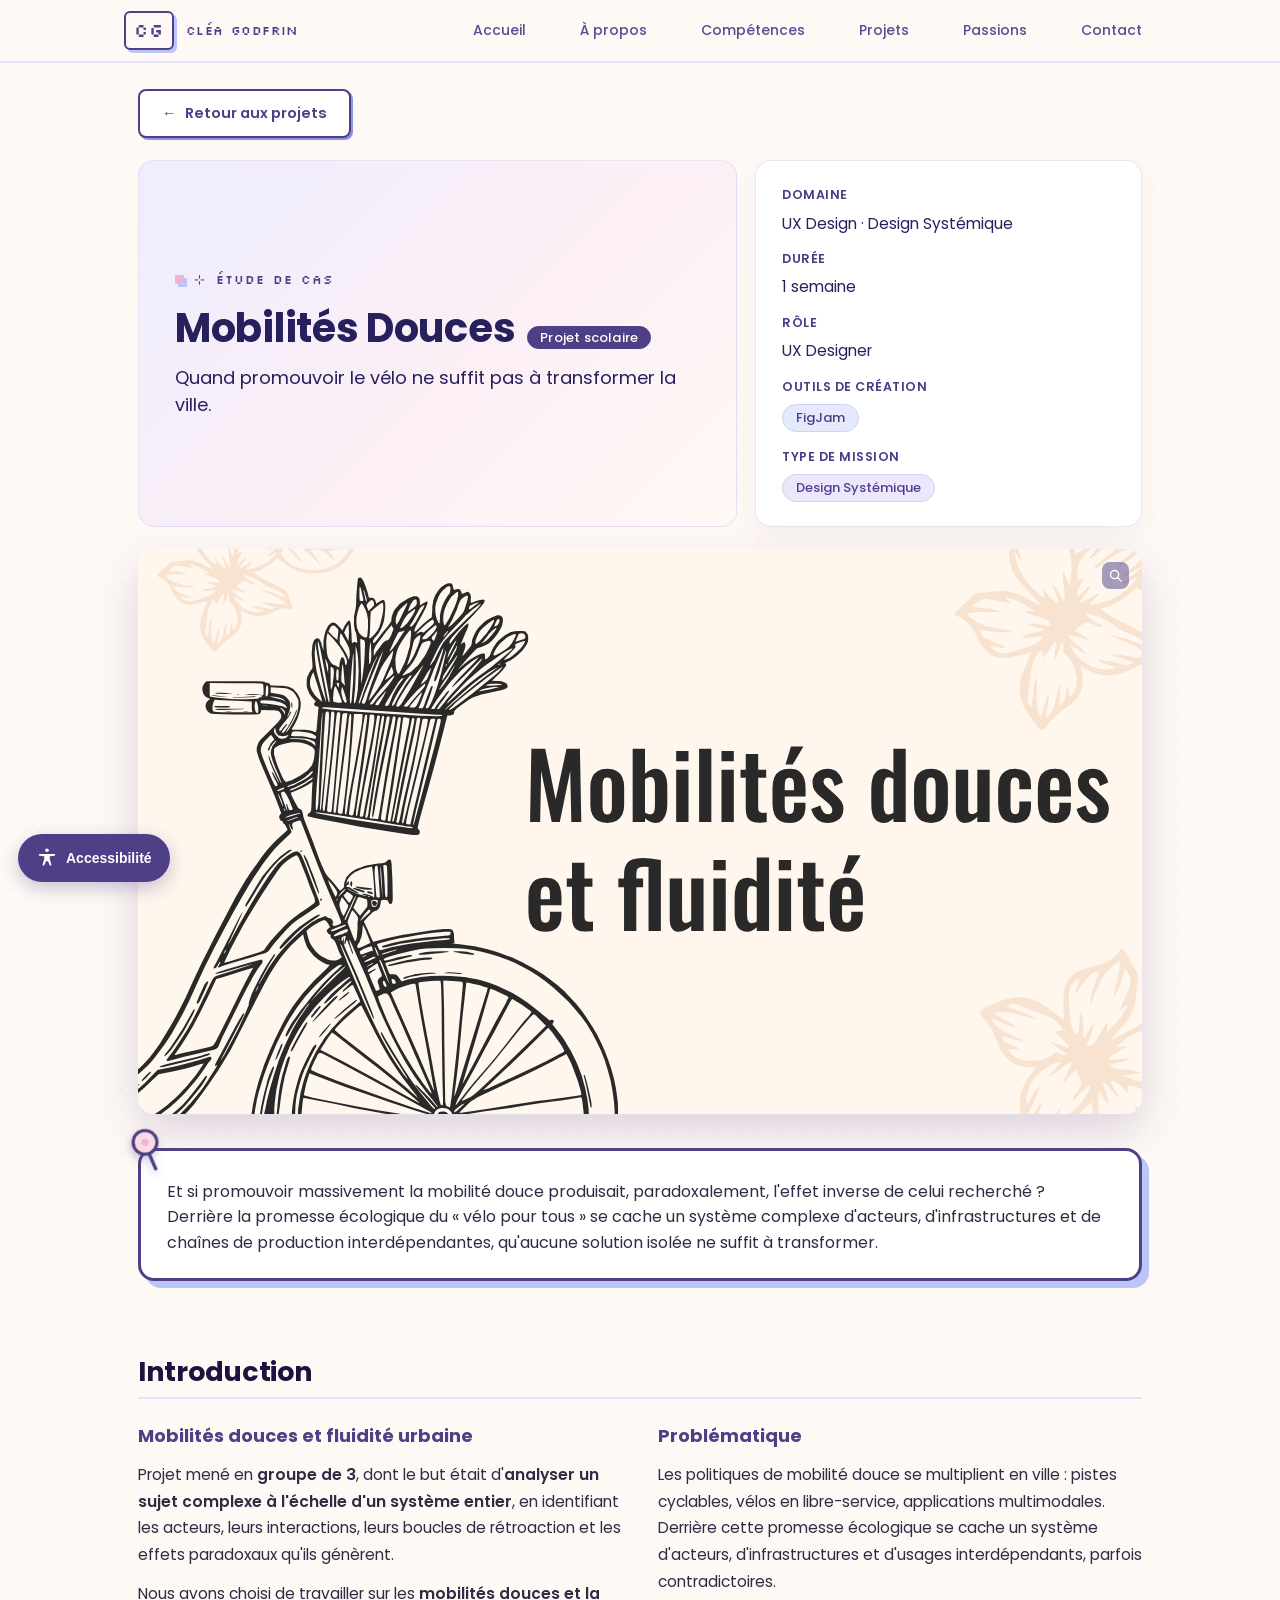
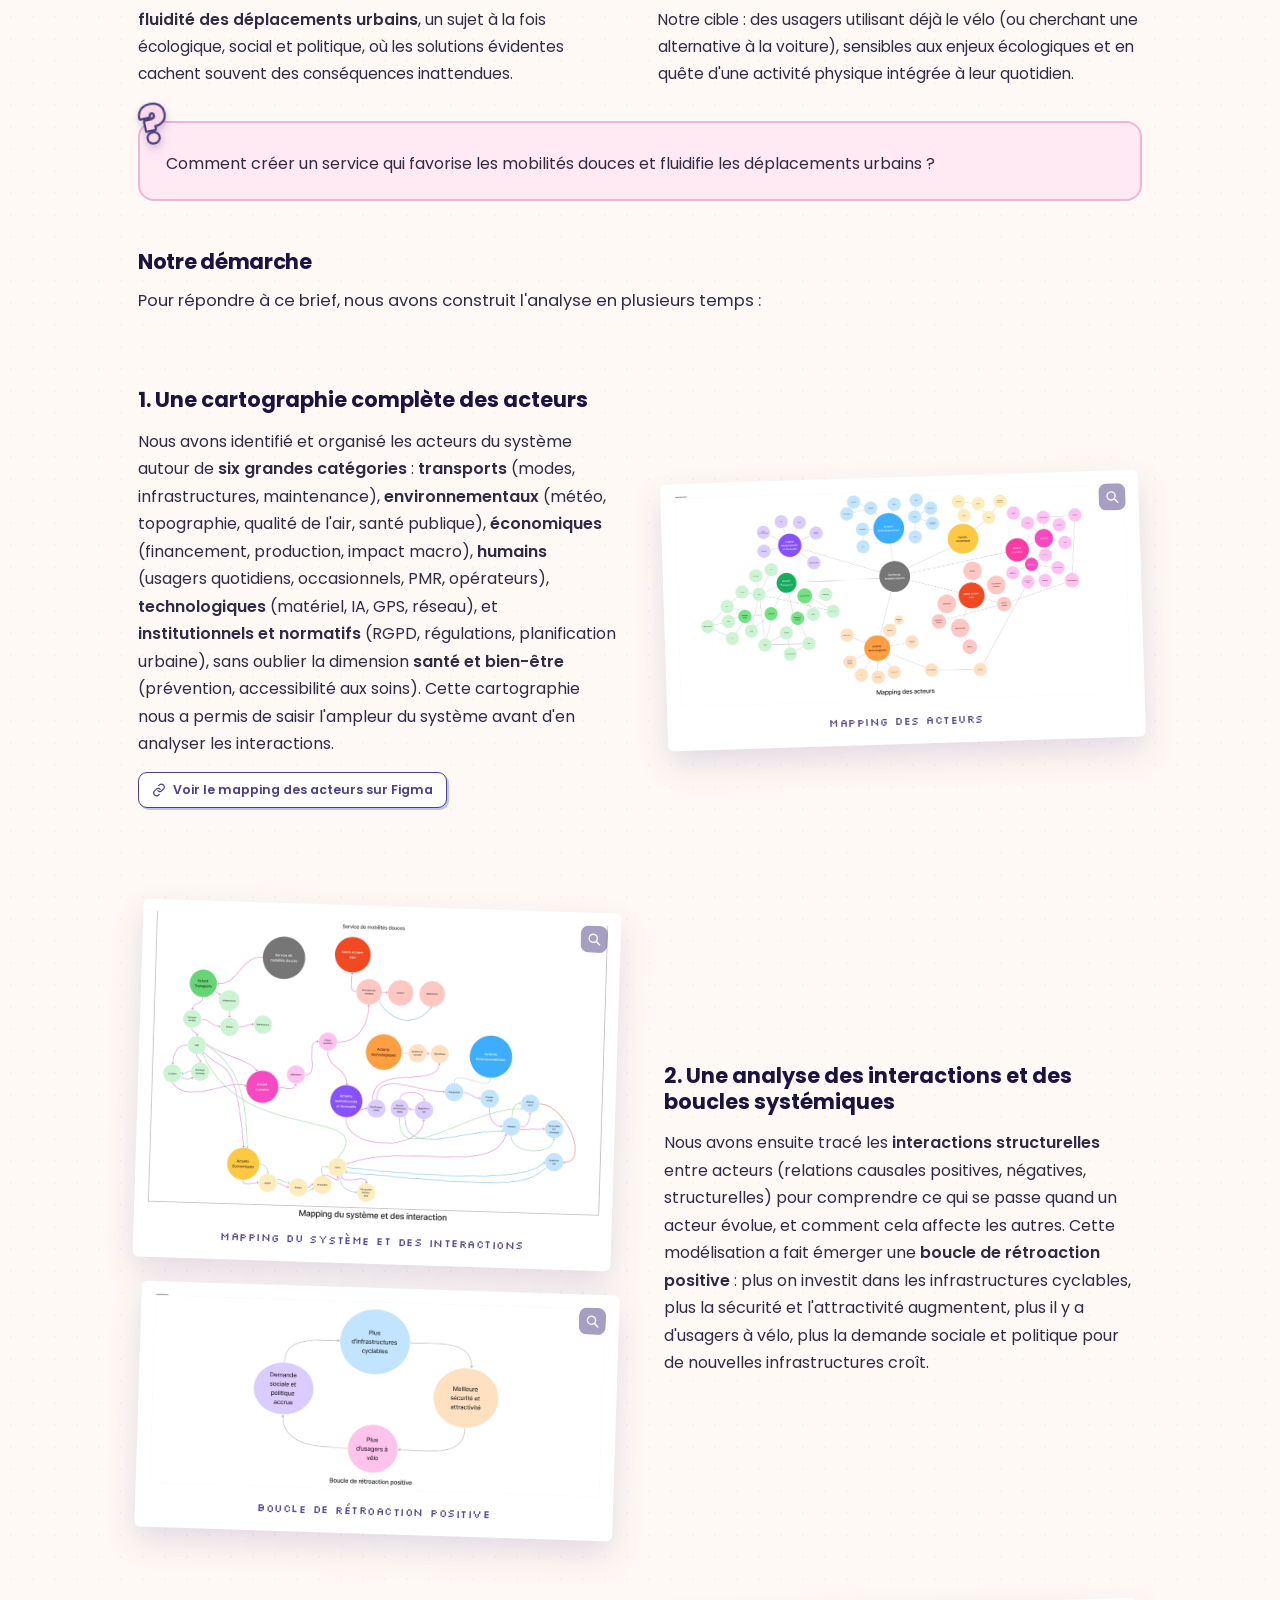
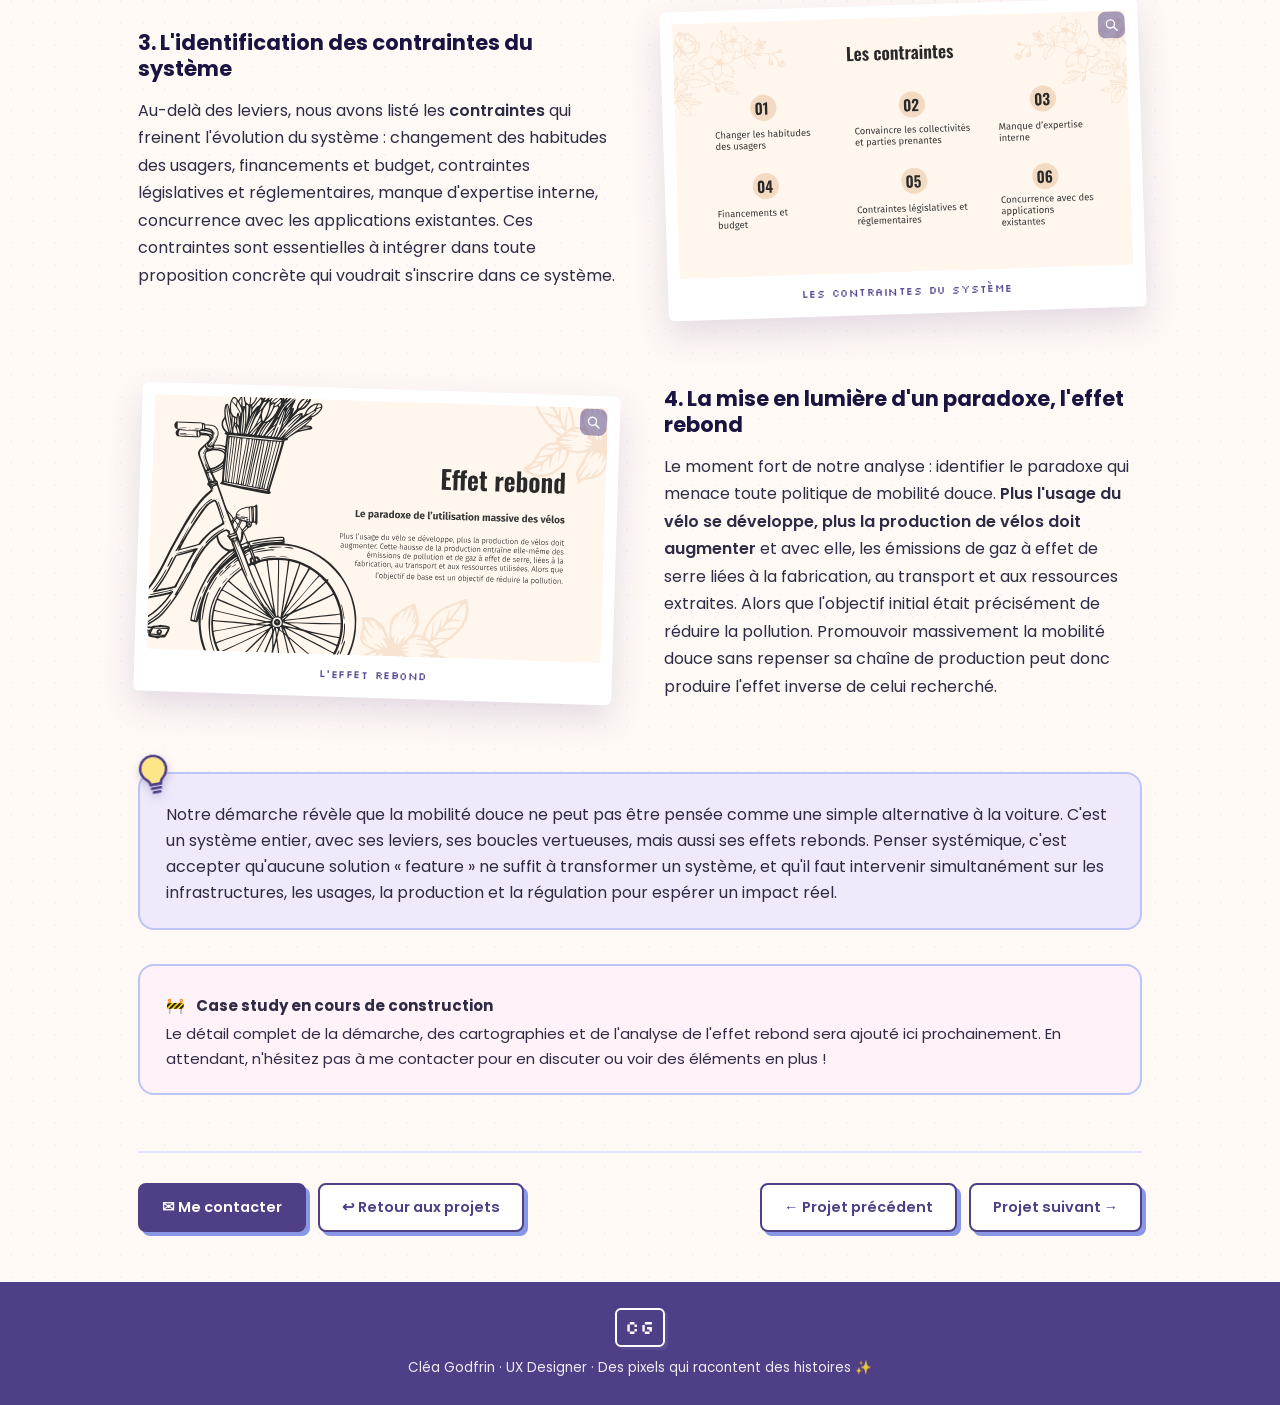
<file: mobilites-douces.html>
<!DOCTYPE html>
<html lang="fr">
<head>
<meta charset="UTF-8">
<meta name="viewport" content="width=device-width, initial-scale=1.0">
<title>Mobilités Douces · Étude de cas — Cléa Godfrin</title>
<meta name="description" content="Étude de cas Design Systémique : analyser le système de la mobilité douce pour identifier ses leviers, ses boucles vertueuses et son paradoxe, l'effet rebond.">
  <link rel="stylesheet" href="css/fonts.css">
  <link rel="stylesheet" href="css/styles.css">
<style>
  .cs-wrap{max-width:1060px;margin:0 auto;padding:26px 28px 20px;}
  .cs-backlink{display:inline-flex;align-items:center;gap:8px;box-shadow:2px 2px 0 var(--lav-deep);margin-bottom:22px;}
  .cs-backlink:hover{box-shadow:3px 3px 0 var(--lav-deep);}

  /* En-tête bannière */
  .cs-top{display:grid;grid-template-columns:1.55fr 1fr;gap:18px;align-items:stretch;margin-bottom:22px;}
  .cs-hero{position:relative;overflow:hidden;background:linear-gradient(135deg,#EEEDFE 0%,#FCEFF6 55%,#FFF9F5 100%);border:1px solid rgba(83,74,183,.10);border-radius:16px;padding:34px 36px;display:flex;flex-direction:column;justify-content:center;}
  .cs-klabel{font-family:'Silkscreen';font-size:13px;letter-spacing:1px;color:var(--violet);display:flex;align-items:center;gap:10px;margin-bottom:16px;}
  .cs-klabel .sq{width:9px;height:9px;background:var(--rose-Pmid);box-shadow:3px 3px 0 var(--lav);flex:none;}
  .cs-title{font-family:'Poppins';font-weight:700;font-size:clamp(28px,3.8vw,40px);line-height:1.12;letter-spacing:-.3px;color:#26215C;margin:0 0 13px;display:flex;align-items:baseline;flex-wrap:wrap;gap:12px;}
  .cs-badge{font-family:'Poppins';font-weight:500;font-size:13px;letter-spacing:.2px;color:#fff;background:var(--violet);border:1px solid var(--violet);border-radius:20px;padding:4px 12px;line-height:1;white-space:nowrap;}
  .cs-lead{font-family:'Poppins';font-weight:400;font-size:clamp(15.5px,1.8vw,18px);line-height:1.5;color:#26215C;max-width:none;}
  .cs-cover{display:block;width:100%;padding:0;border:none;border-radius:16px;overflow:hidden;background:#fff;box-shadow:0 18px 44px rgba(78,63,134,.2);cursor:zoom-in;transition:transform .2s ease,box-shadow .2s ease;font:inherit;position:relative;margin:0 0 22px;}
  .cs-cover:hover,.cs-cover:focus-visible{transform:scale(1.006);outline:none;}
  .cs-cover img{width:100%;display:block;}

  /* Grille métadonnées */
  .cs-m{display:flex;flex-direction:column;gap:7px;min-width:0;}
  .cs-ml{font-family:'Poppins';font-weight:600;font-size:12.5px;letter-spacing:.5px;text-transform:uppercase;color:#4A3C86;}
  .cs-mv{font-family:'Poppins';font-weight:400;font-size:15.5px;line-height:1.4;color:#26215C;}
  .cs-tags{display:flex;flex-wrap:wrap;gap:8px;}
  .cs-tag{display:inline-block;font-family:'Poppins';font-weight:500;font-size:13px;color:#534AB7;background:#EEEDFE;border:1px solid rgba(83,74,183,.16);border-radius:20px;padding:5px 13px;line-height:1.2;}
  .cs-tag.rose{background:#FFE4EF;color:#A23C6E;border-color:#F3C9DC;}
  .cs-tag.lav{background:#E5E9FC;color:#4A3C86;border-color:#CDD5F6;}
  .cs-tag.violet{background:#ECE7FB;color:#513E96;border-color:#D8CEF3;}
  .cs-tag.green{background:#E1F1E9;color:#2C6E50;border-color:#C4E4D3;}
  .cs-tag.blue{background:#E0ECFA;color:#345F97;border-color:#C6DCF3;}
  .cs-metacard{background:#fff;border:1px solid rgba(83,74,183,.13);border-radius:16px;padding:24px 26px;box-shadow:0 8px 24px rgba(78,63,134,.06);display:flex;flex-direction:column;gap:15px;}
  .cs-disabled{opacity:.5;cursor:not-allowed;box-shadow:2px 2px 0 var(--lav-soft);}

  html{scroll-behavior:smooth;}
  .cs-layout{display:block;}
  .cs-main{min-width:0;}

  /* Corps de texte */
  .cs-h3{font-family:'Poppins';font-weight:700;font-size:19px;color:#1B1440;margin:42px 0 12px;}
  .cs-h4{font-family:'Poppins';font-weight:700;font-size:16.5px;color:var(--violet);margin:26px 0 8px;}
  .cs-p{font-size:16px;line-height:1.78;color:var(--ink);margin:0 0 18px;max-width:none;}
  .cs-list{margin:6px 0 16px;padding-left:22px;max-width:none;}
  .cs-list li{font-size:16px;line-height:1.7;color:var(--ink);margin-bottom:9px;}

  /* Image ↔ texte */
  .cs-step{display:grid;grid-template-columns:1fr 1fr;gap:48px;align-items:center;margin:72px 0;}
  .cs-step.flip .cs-step-txt{order:2;}
  .cs-step-txt{min-width:0;}
  .cs-step-txt h3{font-family:'Poppins';font-weight:700;font-size:21px;color:#1B1440;margin:0 0 14px;line-height:1.25;}
  .cs-step-txt p{font-size:16px;line-height:1.72;color:var(--ink);margin:0 0 12px;}
  .cs-step-txt p:last-child{margin-bottom:0;}
  .cs-step-media{display:grid;gap:24px;min-width:0;}

  /* Images polaroïd cliquables */
  .cs-fig{position:relative;display:block;width:100%;padding:12px 12px 14px;border:none;border-radius:6px;background:#fff;box-shadow:0 14px 32px rgba(78,63,134,.16);cursor:zoom-in;transform:rotate(-1.8deg);transition:transform .3s ease,box-shadow .3s ease;font:inherit;}
  .cs-step.flip .cs-fig{transform:rotate(1.8deg);}
  .cs-fig:hover,.cs-fig:focus-visible{transform:rotate(0deg) scale(1.02);box-shadow:0 22px 42px rgba(78,63,134,.22);outline:none;}
  .cs-fig img{width:100%;border-radius:3px;display:block;}
  .cs-cap{display:block;font-family:'Silkscreen';font-size:11px;letter-spacing:.5px;color:var(--violet-mid);text-align:center;margin-top:11px;line-height:1.5;}
  .cs-fig::after,.cs-img::after,.cs-cover::after{content:'';position:absolute;top:13px;right:13px;width:27px;height:27px;border-radius:8px;background:rgba(78,63,134,.5) url("data:image/svg+xml,%3Csvg xmlns='http://www.w3.org/2000/svg' viewBox='0 0 24 24' fill='none' stroke='white' stroke-width='2.2' stroke-linecap='round'%3E%3Ccircle cx='10.5' cy='10.5' r='6.5'/%3E%3Cline x1='15.5' y1='15.5' x2='21' y2='21'/%3E%3C/svg%3E") center/15px no-repeat;opacity:1;transition:transform .18s ease,background-color .18s ease;pointer-events:none;}
  .cs-fig:hover::after,.cs-fig:focus-visible::after,.cs-img:hover::after,.cs-img:focus-visible::after,.cs-cover:hover::after,.cs-cover:focus-visible::after{transform:scale(1.12);background-color:var(--violet);}

  /* Grande image pleine largeur */
  .cs-img{position:relative;display:block;width:100%;padding:12px 12px 14px;border:none;border-radius:6px;background:#fff;box-shadow:0 14px 32px rgba(78,63,134,.16);cursor:zoom-in;transform:rotate(-1.4deg);transition:transform .3s ease,box-shadow .3s ease;font:inherit;margin:20px 0 6px;}
  .cs-img:hover,.cs-img:focus-visible{transform:rotate(0deg) scale(1.02);box-shadow:0 22px 42px rgba(78,63,134,.22);outline:none;}
  .cs-img img{width:100%;display:block;border-radius:3px;}
  .cs-imgcap{display:block;font-family:'Silkscreen';font-size:11px;letter-spacing:.5px;color:var(--violet-mid);text-align:center;margin:10px 0 26px;}

  /* Callouts */
  .cs-callout{position:relative;border-radius:16px;padding:28px 26px 22px;margin:34px 0 26px;font-size:16px;line-height:1.62;color:var(--ink);background:#fff;border:3px solid var(--violet);box-shadow:7px 7px 0 var(--lav);}
  .cs-pin{position:absolute;top:-28px;left:-24px;transform:scaleX(-1) rotate(-14deg);width:56px;height:56px;filter:drop-shadow(0 4px 4px rgba(78,63,134,.3));}
  .cs-qmark{position:absolute;top:-24px;left:-12px;transform:rotate(-12deg);width:52px;height:52px;filter:drop-shadow(0 4px 4px rgba(78,63,134,.28));}
  .cs-bulb{position:absolute;top:-26px;left:-12px;transform:rotate(-10deg);width:52px;height:52px;filter:drop-shadow(0 4px 4px rgba(78,63,134,.28));}
  .cs-callout.q{background:var(--rose);border:2px solid var(--rose-Pmid);box-shadow:none;}
  .cs-callout.idea{background:#EFE9FB;border:2px solid var(--lav);box-shadow:none;}
  .cs-callout.wip{background:var(--cream2);border:2px solid var(--lav);box-shadow:none;font-size:15px;}
  .cs-callout .t{display:block;font-weight:700;margin-bottom:4px;}
  .cs-callout .ic{margin-right:8px;}

  .cs-sec{font-family:'Poppins';font-weight:800;font-size:clamp(21px,2.6vw,27px);letter-spacing:-.3px;color:#1B1440;margin:74px 0 8px;scroll-margin-top:90px;}
  .cs-secline{height:0;border:none;border-top:2px solid var(--lav-soft);margin:0 0 22px;}
  .cs-sec.sm{font-size:clamp(17px,2vw,21px);margin-top:44px;}
  .cs-approach-intro{font-size:16.5px;line-height:1.7;color:var(--ink);margin:2px 0 10px;}

  .cs-cols{display:grid;grid-template-columns:1fr 1fr;gap:36px;align-items:start;}
  .cs-cols h3{font-family:'Poppins';font-weight:700;font-size:18px;color:var(--violet);margin:0 0 12px;}
  .cs-cols p{font-size:15.5px;line-height:1.72;color:var(--ink);margin:0 0 12px;}
  .cs-cols p:last-child{margin-bottom:0;}

  /* Lien externe (Figma) */
  .cs-linkbtn{display:inline-flex;align-items:center;gap:7px;font-family:'Poppins';font-weight:600;font-size:12.5px;color:var(--violet);background:#fff;border:1.5px solid var(--violet);border-radius:9px;padding:7px 13px;text-decoration:none;box-shadow:2px 2px 0 var(--lav);transition:transform .12s ease,box-shadow .12s ease;margin:2px 0 26px;}
  .cs-linkbtn:hover{transform:translateY(-1px);box-shadow:3px 3px 0 var(--lav);color:var(--violet);}

  .cs-end{margin:56px 0 30px;padding-top:30px;border-top:2px solid var(--lav-soft);display:flex;gap:16px;flex-wrap:wrap;align-items:center;justify-content:space-between;}
  .cs-end-actions{display:flex;gap:12px;flex-wrap:wrap;align-items:center;}

  em{font-style:normal;opacity:1;}
  strong{font-weight:600;}

  .lb{position:fixed;inset:0;background:rgba(27,20,64,.92);display:flex;align-items:center;justify-content:center;padding:34px;z-index:999;opacity:0;visibility:hidden;transition:opacity .22s ease;cursor:zoom-out;}
  .lb.open{opacity:1;visibility:visible;}
  .lb img{max-width:95vw;max-height:90vh;border-radius:12px;box-shadow:0 24px 70px rgba(0,0,0,.5);}
  .lb-close{position:absolute;top:18px;right:24px;font-size:34px;line-height:1;color:#fff;background:none;border:none;cursor:pointer;font-family:'Poppins';}

  @media(max-width:820px){
    .cs-top{grid-template-columns:1fr;gap:16px;}
    .cs-cols{grid-template-columns:1fr;gap:24px;}
    .cs-metacard{grid-template-columns:1fr;row-gap:18px;}
    .cs-end{justify-content:center;}
    .cs-end-actions{justify-content:center;}
    .cs-step{grid-template-columns:1fr;gap:22px;}
    .cs-step.flip .cs-step-txt{order:0;}
    .cs-step-media{max-width:480px;margin:0 auto;}
  }
</style>
</head>
<body>

  <div class="a11y">
    <button class="a11y-toggle" aria-expanded="false" aria-controls="a11y-panel">
      <svg viewBox="0 0 24 24" width="22" height="22" aria-hidden="true" fill="currentColor"><circle cx="12" cy="3.5" r="2"/><path d="M20 7.5a1 1 0 0 1 0 2l-5 .6V13l1.8 6.1a1 1 0 0 1-1.9.6L13 15.5h-2l-1.9 4.2a1 1 0 0 1-1.9-.6L9 13v-2.9l-5-.6a1 1 0 0 1 0-2h16z"/></svg>
      <span>Accessibilité</span>
    </button>
    <div class="a11y-panel" id="a11y-panel" hidden>
      <p class="a11y-title">Accessibilité</p>
      <button type="button" data-a11y="big" aria-pressed="false">Texte plus grand</button>
      <button type="button" data-a11y="contrast" aria-pressed="false">Contraste élevé</button>
      <button type="button" data-a11y="reduce" aria-pressed="false">Réduire les animations</button>
      <button type="button" data-a11y="links" aria-pressed="false">Souligner les liens</button>
    </div>
  </div>

  <nav aria-label="Navigation principale">
    <div class="nav-in">
      <a href="index.html" class="brand" aria-label="Cléa Godfrin, accueil">
        <span class="logo">CG</span>
        <span class="brand-name">Cléa Godfrin</span>
      </a>
      <button class="nav-toggle" aria-label="Ouvrir le menu" aria-expanded="false"
        onclick="var n=document.getElementById('nl');var o=n.classList.toggle('open');this.setAttribute('aria-expanded',o)">☰</button>
      <div class="nav-links" id="nl">
        <a href="index.html">Accueil</a>
        <a href="index.html#apropos">À propos</a>
        <a href="index.html#competences">Compétences</a>
        <a href="index.html#epopees">Projets</a>
        <a href="index.html#passions">Passions</a>
        <a href="index.html#contact">Contact</a>
      </div>
    </div>
  </nav>

  <main id="main">
    <article class="cs-wrap">

      <a href="index.html#epopees" class="btn ghost cs-backlink"><span aria-hidden="true">←</span> Retour aux projets</a>

      <div class="cs-top">
        <div class="cs-hero">
          <p class="cs-klabel"><span class="sq"></span><span aria-hidden="true">⊹</span> ÉTUDE DE CAS</p>
          <h1 class="cs-title">Mobilités Douces <span class="cs-badge">Projet scolaire</span></h1>
          <p class="cs-lead">Quand promouvoir le vélo ne suffit pas à transformer la ville.</p>
        </div>
        <aside class="cs-metacard">
          <div class="cs-m"><span class="cs-ml">Domaine</span><span class="cs-mv">UX Design · Design Systémique</span></div>
          <div class="cs-m"><span class="cs-ml">Durée</span><span class="cs-mv">1 semaine</span></div>
          <div class="cs-m"><span class="cs-ml">Rôle</span><span class="cs-mv">UX Designer</span></div>
          <div class="cs-m"><span class="cs-ml">Outils de création</span><span class="cs-tags"><span class="cs-tag lav">FigJam</span></span></div>
          <div class="cs-m"><span class="cs-ml">Type de mission</span><span class="cs-tags"><span class="cs-tag violet">Design Systémique</span></span></div>
        </aside>
      </div>

      <button class="cs-cover" type="button" aria-label="Agrandir la couverture Mobilités Douces">
        <img src="assets/mobilite.svg" alt="Couverture Mobilités douces et fluidité : illustration d'un vélo avec un panier de tulipes.">
      </button>

      <div class="cs-layout">
        <div class="cs-main">

      <div class="cs-callout"><svg class="cs-pin" viewBox="0 0 40 40" width="54" height="54" fill="none" aria-hidden="true"><line x1="18" y1="19.5" x2="9.5" y2="30.5" stroke="#4E3F86" stroke-width="2.4" stroke-linecap="round"/><circle cx="21.5" cy="14" r="8.5" fill="#FCD9E7" stroke="#4E3F86" stroke-width="2.2"/><circle cx="21.5" cy="14" r="2.6" fill="#EEB6D2"/></svg>Et si promouvoir massivement la mobilité douce produisait, paradoxalement, l'effet inverse de celui recherché ? Derrière la promesse écologique du « vélo pour tous » se cache un système complexe d'acteurs, d'infrastructures et de chaînes de production interdépendantes, qu'aucune solution isolée ne suffit à transformer.</div>

      <h2 class="cs-sec" id="introduction">Introduction</h2>
      <hr class="cs-secline">
      <div class="cs-cols">
        <div>
          <h3>Mobilités douces et fluidité urbaine</h3>
          <p>Projet mené en <strong>groupe de 3</strong>, dont le but était d'<strong>analyser un sujet complexe à l'échelle d'un système entier</strong>, en identifiant les acteurs, leurs interactions, leurs boucles de rétroaction et les effets paradoxaux qu'ils génèrent.</p>
          <p>Nous avons choisi de travailler sur les <strong>mobilités douces et la fluidité des déplacements urbains</strong>, un sujet à la fois écologique, social et politique, où les solutions évidentes cachent souvent des conséquences inattendues.</p>
        </div>
        <div>
          <h3>Problématique</h3>
          <p>Les politiques de mobilité douce se multiplient en ville : pistes cyclables, vélos en libre-service, applications multimodales. Derrière cette promesse écologique se cache un système d'acteurs, d'infrastructures et d'usages interdépendants, parfois contradictoires.</p>
          <p>Notre cible : des usagers utilisant déjà le vélo <em>(ou cherchant une alternative à la voiture)</em>, sensibles aux enjeux écologiques et en quête d'une activité physique intégrée à leur quotidien.</p>
        </div>
      </div>

      <div class="cs-callout q"><svg class="cs-qmark" viewBox="0 0 40 40" width="54" height="54" aria-hidden="true"><text x="20" y="33" text-anchor="middle" font-family="Poppins,sans-serif" font-weight="800" font-size="38" fill="#FCD9E7" stroke="#4E3F86" stroke-width="3.4" paint-order="stroke" stroke-linejoin="round">?</text></svg>Comment créer un service qui favorise les mobilités douces et fluidifie les déplacements urbains ?</div>

      <p class="cs-sec sm">Notre démarche</p>
      <p class="cs-approach-intro">Pour répondre à ce brief, nous avons construit l'analyse en plusieurs temps :</p>

      <div class="cs-step">
        <div class="cs-step-txt">
          <h3>1. Une cartographie complète des acteurs</h3>
          <p>Nous avons identifié et organisé les acteurs du système autour de <strong>six grandes catégories</strong> : <strong>transports</strong> <em>(modes, infrastructures, maintenance)</em>, <strong>environnementaux</strong> <em>(météo, topographie, qualité de l'air, santé publique)</em>, <strong>économiques</strong> <em>(financement, production, impact macro)</em>, <strong>humains</strong> <em>(usagers quotidiens, occasionnels, PMR, opérateurs)</em>, <strong>technologiques</strong> <em>(matériel, IA, GPS, réseau)</em>, et <strong>institutionnels et normatifs</strong> <em>(RGPD, régulations, planification urbaine)</em>, sans oublier la dimension <strong>santé et bien-être</strong> <em>(prévention, accessibilité aux soins)</em>. Cette cartographie nous a permis de saisir l'ampleur du système avant d'en analyser les interactions.</p>
          <a class="cs-linkbtn" href="https://www.figma.com/board/ISbwtbOSzdCkrhj37RloHk/Mapping-des-acteurs?node-id=0-1&t=Bq4x4M9b8YAU0gO2-1" target="_blank" rel="noopener"><svg viewBox="0 0 24 24" width="14" height="14" fill="none" stroke="currentColor" stroke-width="2" stroke-linecap="round" stroke-linejoin="round" aria-hidden="true"><path d="M10 13a5 5 0 0 0 7 0l3-3a5 5 0 0 0-7-7l-1.5 1.5"/><path d="M14 11a5 5 0 0 0-7 0l-3 3a5 5 0 0 0 7 7l1.5-1.5"/></svg>Voir le mapping des acteurs sur Figma</a>
        </div>
        <div class="cs-step-media">
          <button class="cs-fig" type="button" aria-label="Agrandir l'image"><img src="assets/mobilite 1.webp" alt="Mapping des acteurs du système de mobilité douce, organisés par grandes catégories." loading="lazy"><span class="cs-cap">Mapping des acteurs</span></button>
        </div>
      </div>

      <div class="cs-step flip">
        <div class="cs-step-txt">
          <h3>2. Une analyse des interactions et des boucles systémiques</h3>
          <p>Nous avons ensuite tracé les <strong>interactions structurelles</strong> entre acteurs <em>(relations causales positives, négatives, structurelles)</em> pour comprendre ce qui se passe quand un acteur évolue, et comment cela affecte les autres. Cette modélisation a fait émerger une <strong>boucle de rétroaction positive</strong> : plus on investit dans les infrastructures cyclables, plus la sécurité et l'attractivité augmentent, plus il y a d'usagers à vélo, plus la demande sociale et politique pour de nouvelles infrastructures croît.</p>
        </div>
        <div class="cs-step-media">
          <button class="cs-fig" type="button" aria-label="Agrandir l'image"><img src="assets/mobilite 2.webp" alt="Mapping du système et des interactions entre les acteurs de la mobilité douce." loading="lazy"><span class="cs-cap">Mapping du système et des interactions</span></button>
          <button class="cs-fig" type="button" aria-label="Agrandir l'image"><img src="assets/mobilite 3.webp" alt="Boucle de rétroaction positive : plus d'infrastructures cyclables, plus de sécurité, plus d'usagers, plus de demande." loading="lazy"><span class="cs-cap">Boucle de rétroaction positive</span></button>
        </div>
      </div>

      <div class="cs-step">
        <div class="cs-step-txt">
          <h3>3. L'identification des contraintes du système</h3>
          <p>Au-delà des leviers, nous avons listé les <strong>contraintes</strong> qui freinent l'évolution du système : changement des habitudes des usagers, financements et budget, contraintes législatives et réglementaires, manque d'expertise interne, concurrence avec les applications existantes. Ces contraintes sont essentielles à intégrer dans toute proposition concrète qui voudrait s'inscrire dans ce système.</p>
        </div>
        <div class="cs-step-media">
          <button class="cs-fig" type="button" aria-label="Agrandir l'image"><img src="assets/mobilite 4.svg" alt="Les contraintes du système : habitudes des usagers, collectivités, expertise interne, financements, réglementation, concurrence." loading="lazy"><span class="cs-cap">Les contraintes du système</span></button>
        </div>
      </div>

      <div class="cs-step flip">
        <div class="cs-step-txt">
          <h3>4. La mise en lumière d'un paradoxe, l'effet rebond</h3>
          <p>Le moment fort de notre analyse : identifier le paradoxe qui menace toute politique de mobilité douce. <strong>Plus l'usage du vélo se développe, plus la production de vélos doit augmenter</strong> et avec elle, les émissions de gaz à effet de serre liées à la fabrication, au transport et aux ressources extraites. Alors que l'objectif initial était précisément de réduire la pollution. Promouvoir massivement la mobilité douce sans repenser sa chaîne de production peut donc produire l'effet inverse de celui recherché.</p>
        </div>
        <div class="cs-step-media">
          <button class="cs-fig" type="button" aria-label="Agrandir l'image"><img src="assets/mobilite 5.svg" alt="Effet rebond : le paradoxe de l'utilisation massive des vélos et de l'augmentation de leur production." loading="lazy"><span class="cs-cap">L'effet rebond</span></button>
        </div>
      </div>

      <div class="cs-callout idea"><svg class="cs-bulb" viewBox="0 0 40 40" width="52" height="52" fill="none" aria-hidden="true"><path d="M20 6a10 10 0 0 0-6 18c1 .8 1.5 1.6 1.7 2.6l.3 1.4h8l.3-1.4c.2-1 .7-1.8 1.7-2.6A10 10 0 0 0 20 6z" fill="#FDE68A" stroke="#4E3F86" stroke-width="2"/><path d="M16.5 31h7M17.5 34h5" stroke="#4E3F86" stroke-width="2" stroke-linecap="round"/></svg>Notre démarche révèle que la mobilité douce ne peut pas être pensée comme une simple alternative à la voiture. C'est un système entier, avec ses leviers, ses boucles vertueuses, mais aussi ses effets rebonds. Penser systémique, c'est accepter qu'aucune solution « feature » ne suffit à transformer un système, et qu'il faut intervenir simultanément sur les infrastructures, les usages, la production et la régulation pour espérer un impact réel.</div>

      <div class="cs-callout wip"><span class="t"><span class="ic" aria-hidden="true">🚧</span> Case study en cours de construction</span>Le détail complet de la démarche, des cartographies et de l'analyse de l'effet rebond sera ajouté ici prochainement. En attendant, n'hésitez pas à me contacter pour en discuter ou voir des éléments en plus !</div>

      <div class="cs-end">
        <div class="cs-end-actions">
          <a href="index.html#contact" class="btn primary"><span aria-hidden="true">✉</span> Me contacter</a>
          <a href="index.html#epopees" class="btn ghost"><span aria-hidden="true">↩</span> Retour aux projets</a>
        </div>
        <div class="cs-end-actions">
          <a href="every-choice-matters.html" class="btn ghost"><span aria-hidden="true">←</span> Projet précédent</a>
          <a href="paps-auto.html" class="btn ghost">Projet suivant <span aria-hidden="true">→</span></a>
        </div>
      </div>

        </div>
      </div>

    </article>
  </main>

  <footer>
    <a href="index.html" class="logo" aria-label="Accueil">CG</a>
    <p class="fx">Cléa Godfrin · UX Designer · Des pixels qui racontent des histoires ✨</p>
  </footer>

  <script>
  (function(){
    var figs=document.querySelectorAll('.cs-fig, .cs-cover, .cs-img');
    if(figs.length){
      var lb=document.createElement('div');
      lb.className='lb';
      lb.innerHTML='<button class="lb-close" type="button" aria-label="Fermer">×</button><img alt="">';
      document.body.appendChild(lb);
      var lbImg=lb.querySelector('img');
      function openLb(src,alt){lbImg.src=src;lbImg.alt=alt||'';lb.classList.add('open');document.body.style.overflow='hidden';}
      function closeLb(){lb.classList.remove('open');document.body.style.overflow='';}
      figs.forEach(function(f){f.addEventListener('click',function(){var im=f.querySelector('img');if(im)openLb(im.src,im.alt);});});
      lb.addEventListener('click',closeLb);
      document.addEventListener('keydown',function(e){if(e.key==='Escape')closeLb();});
    }
  })();
  </script>

  <script>
  (function(){
    var root=document.documentElement, opts=['big','contrast','reduce','links'];
    try{opts.forEach(function(o){if(localStorage.getItem('a11y-'+o)==='1')root.classList.add('a11y-'+o);});}catch(e){}
    var toggle=document.querySelector('.a11y-toggle'), panel=document.getElementById('a11y-panel');
    if(!toggle) return;
    var lbl=toggle.querySelector('span');
    function setOpen(open){
      if(open)panel.removeAttribute('hidden'); else panel.setAttribute('hidden','');
      toggle.setAttribute('aria-expanded',open?'true':'false');
      lbl.textContent = open ? 'Fermer' : 'Accessibilité';
    }
    toggle.addEventListener('click',function(){ setOpen(panel.hasAttribute('hidden')); });
    document.querySelectorAll('.a11y-panel button[data-a11y]').forEach(function(btn){
      var o=btn.getAttribute('data-a11y');
      if(root.classList.contains('a11y-'+o))btn.setAttribute('aria-pressed','true');
      btn.addEventListener('click',function(){
        var on=root.classList.toggle('a11y-'+o);
        btn.setAttribute('aria-pressed',on?'true':'false');
        try{localStorage.setItem('a11y-'+o,on?'1':'0');}catch(e){}
      });
    });
    document.addEventListener('keydown',function(e){if(e.key==='Escape'&&!panel.hasAttribute('hidden')){setOpen(false);toggle.focus();}});
  })();
  </script>

</body>
</html>
</file>
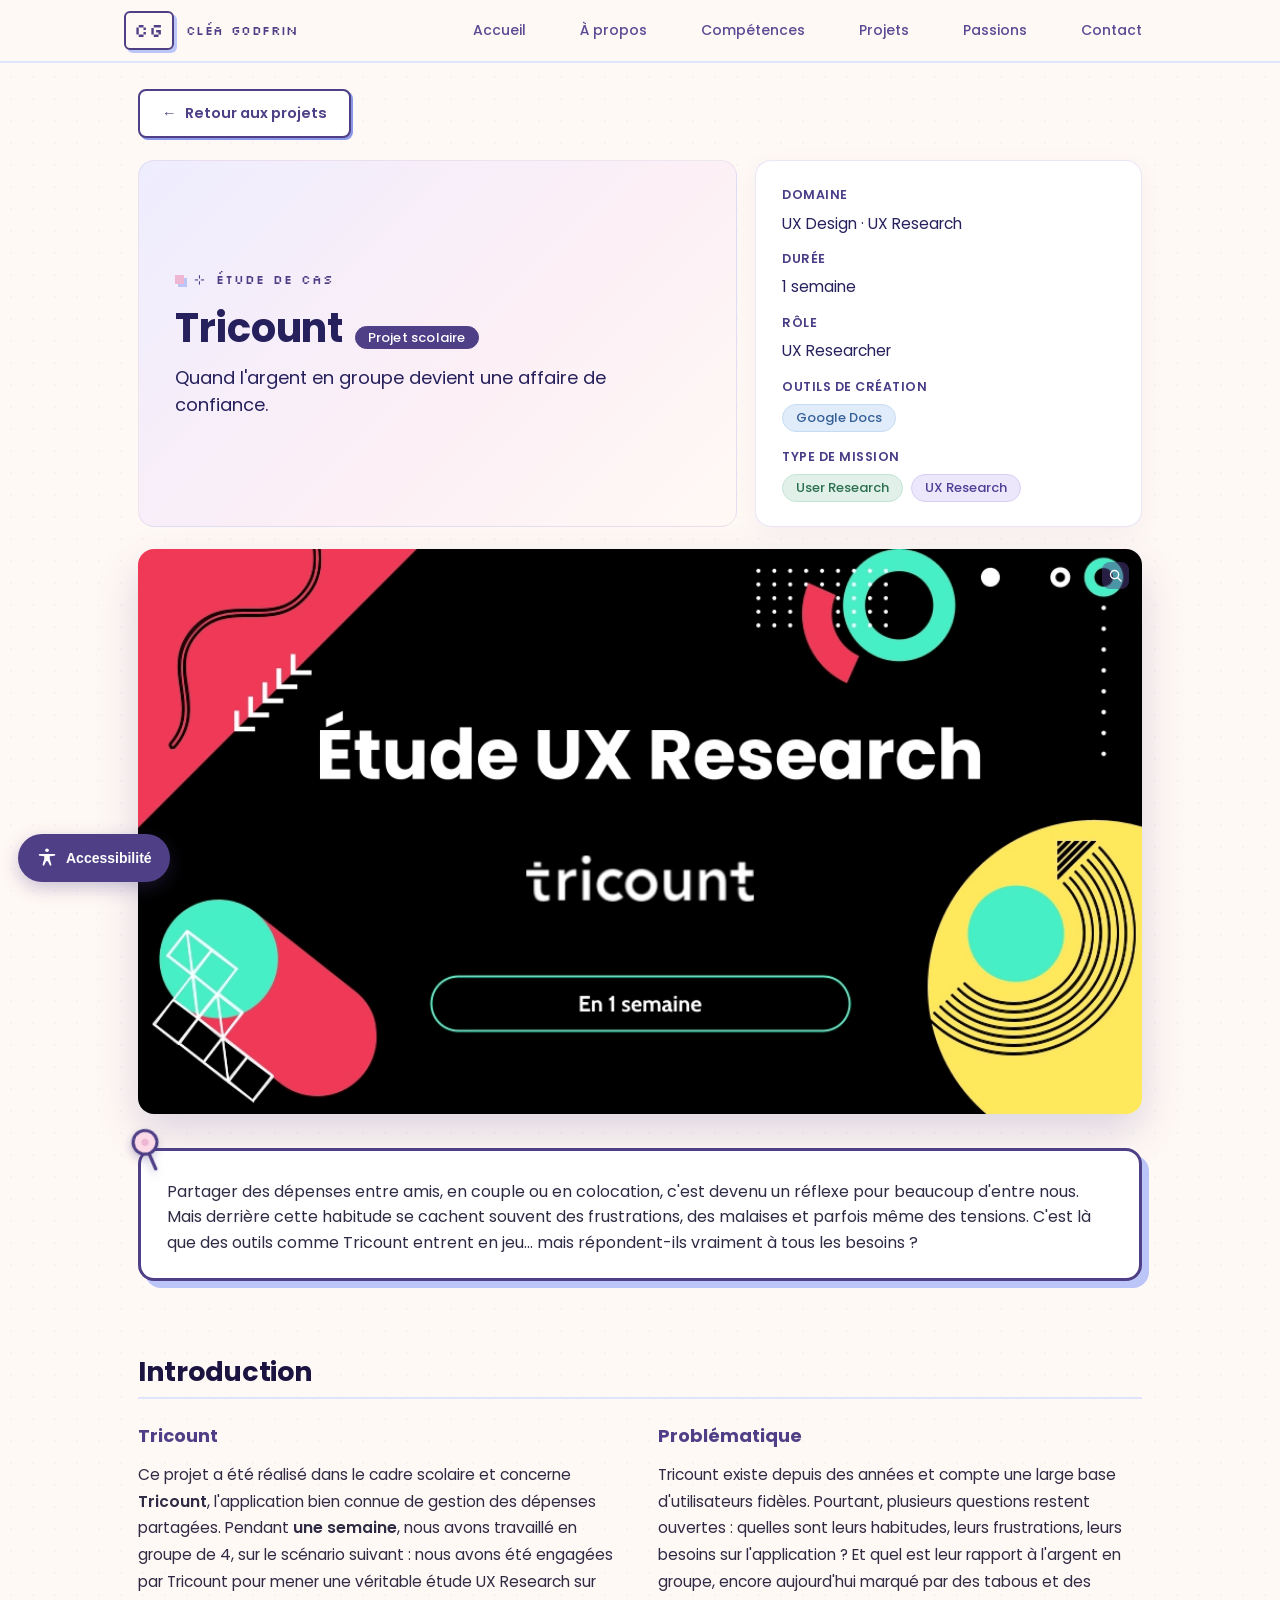
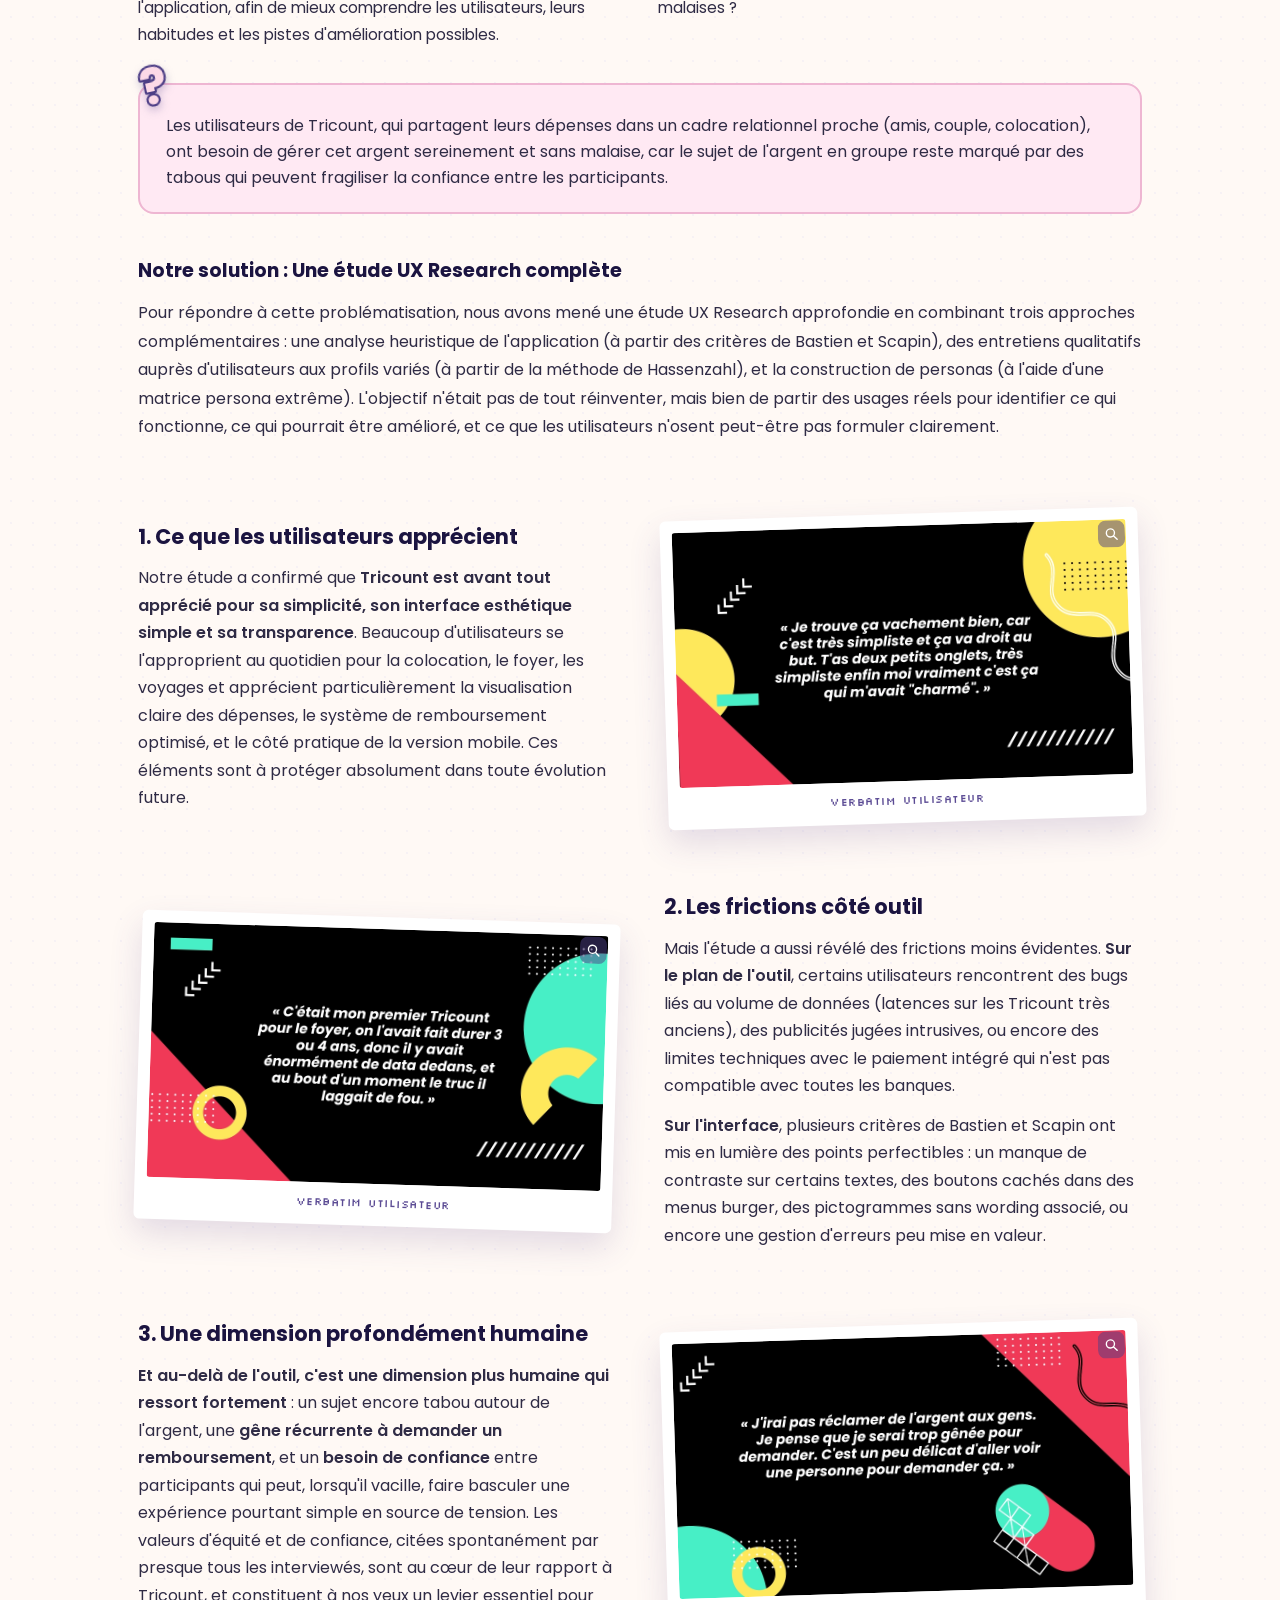
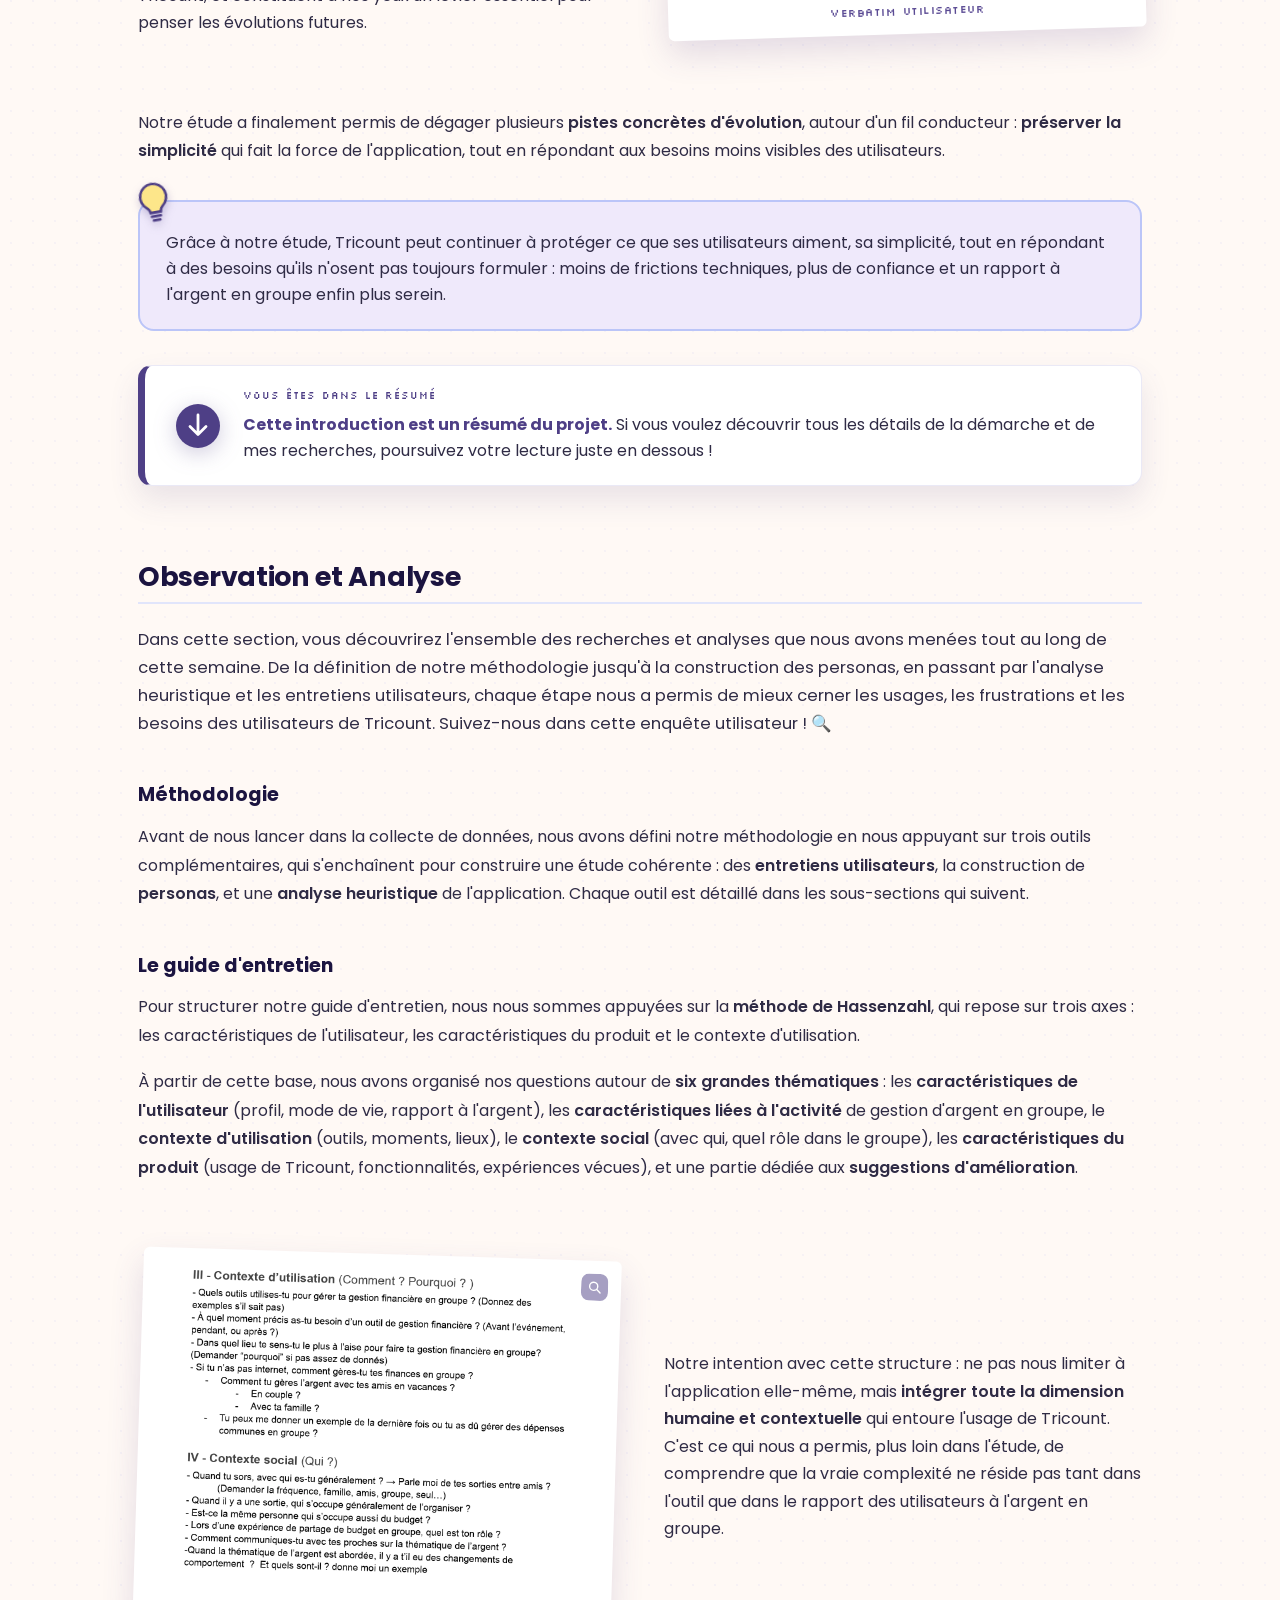
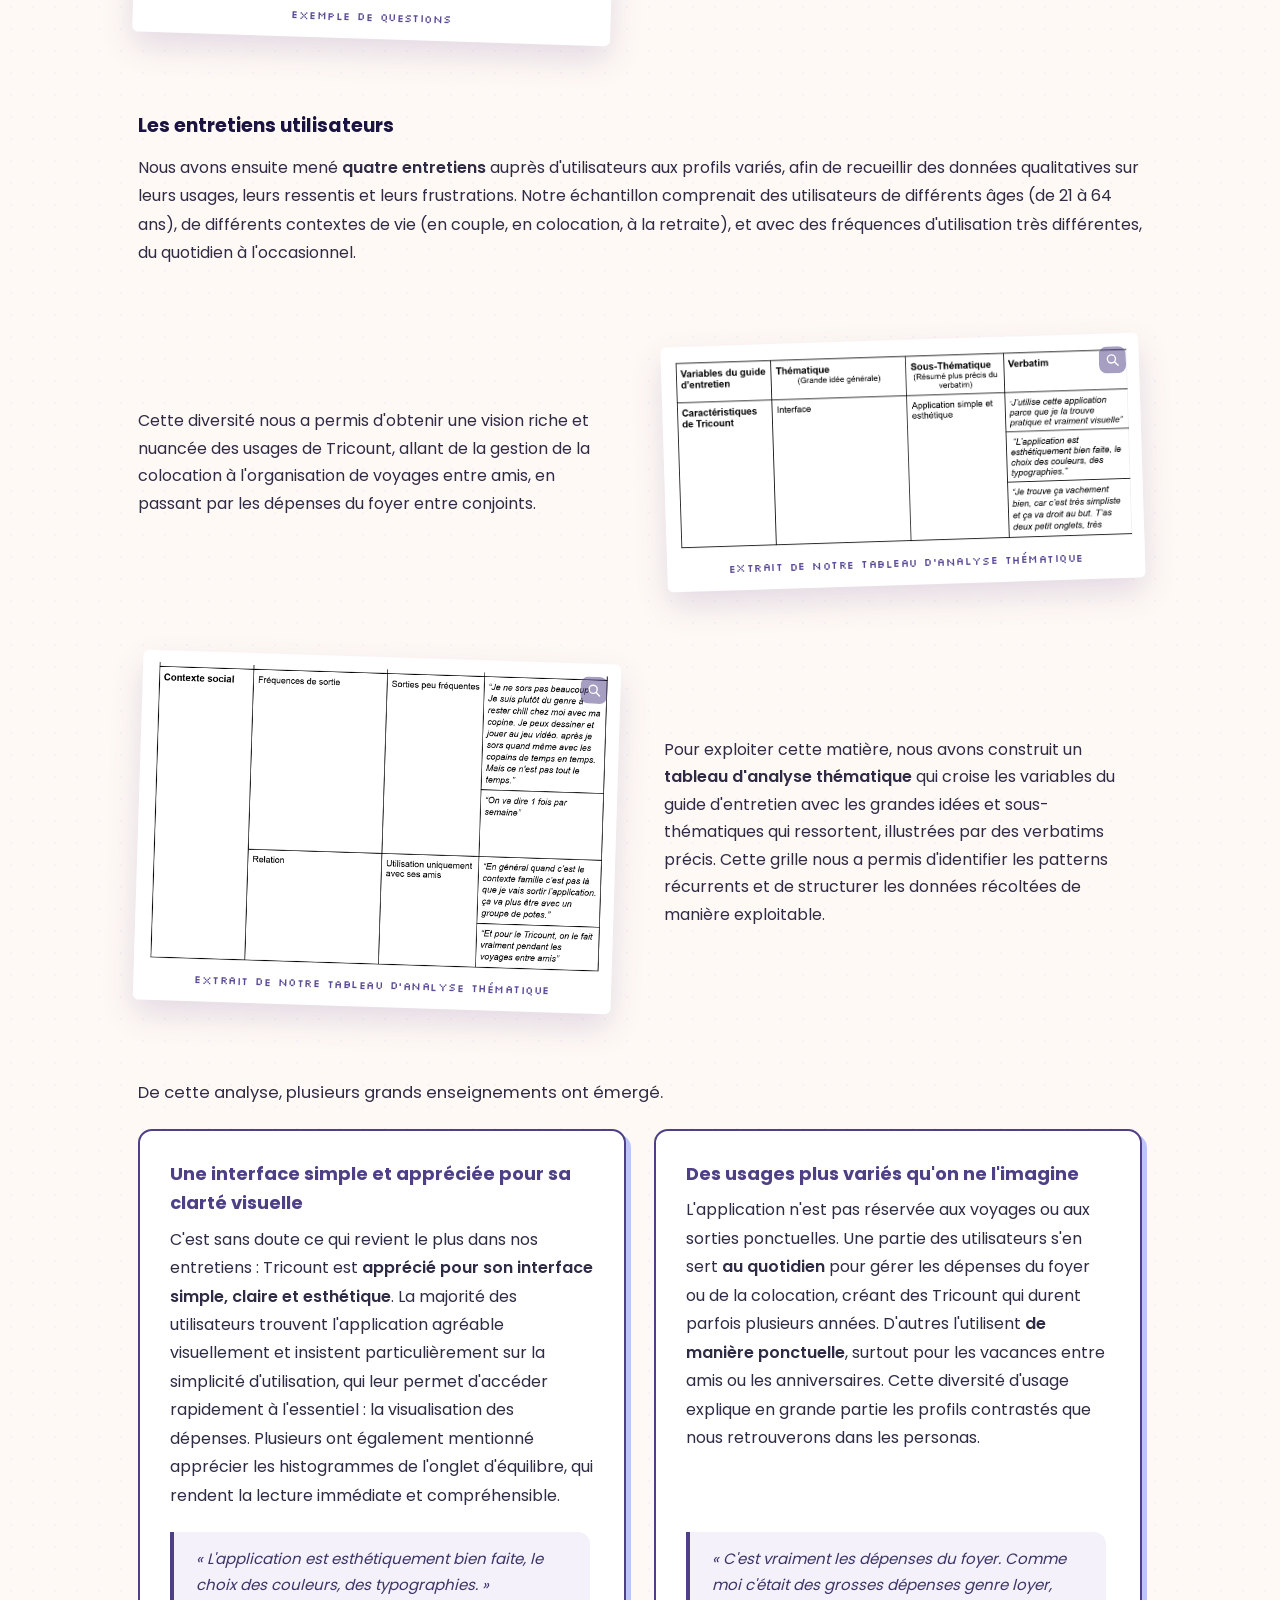
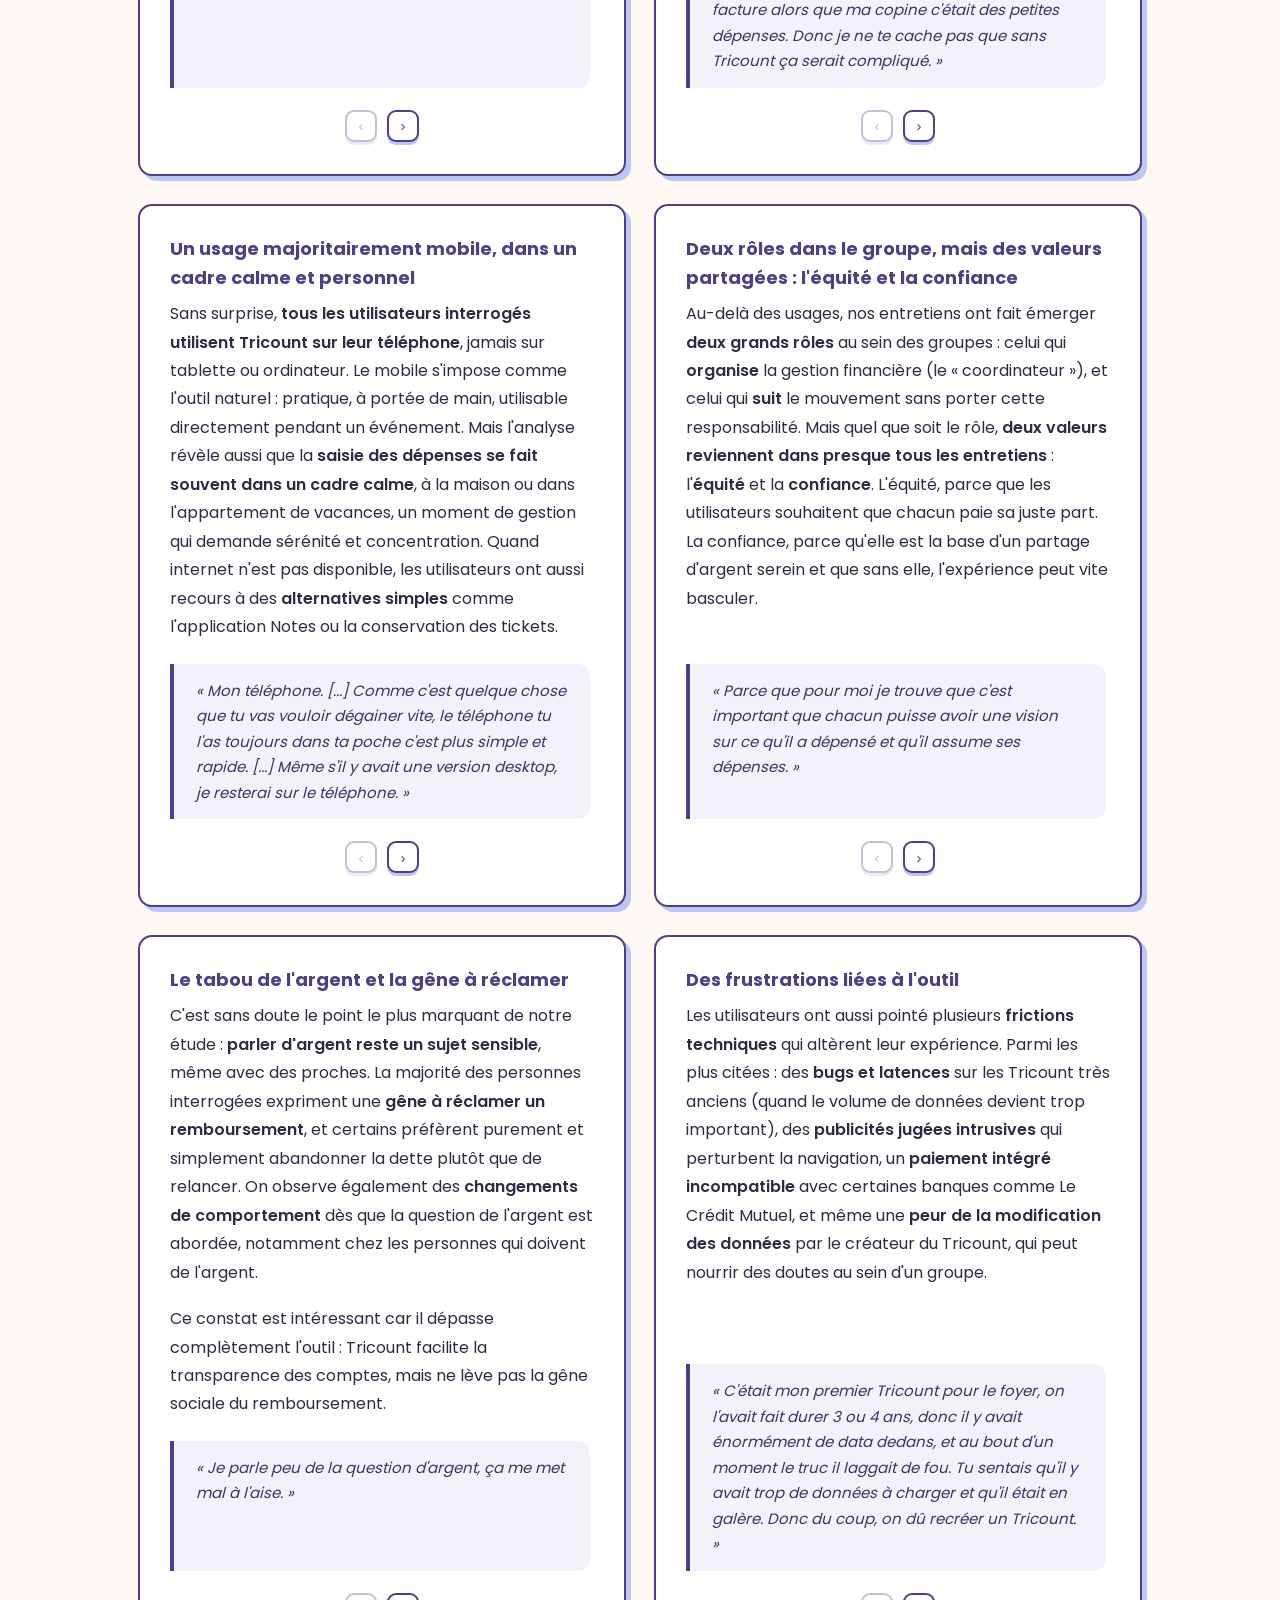
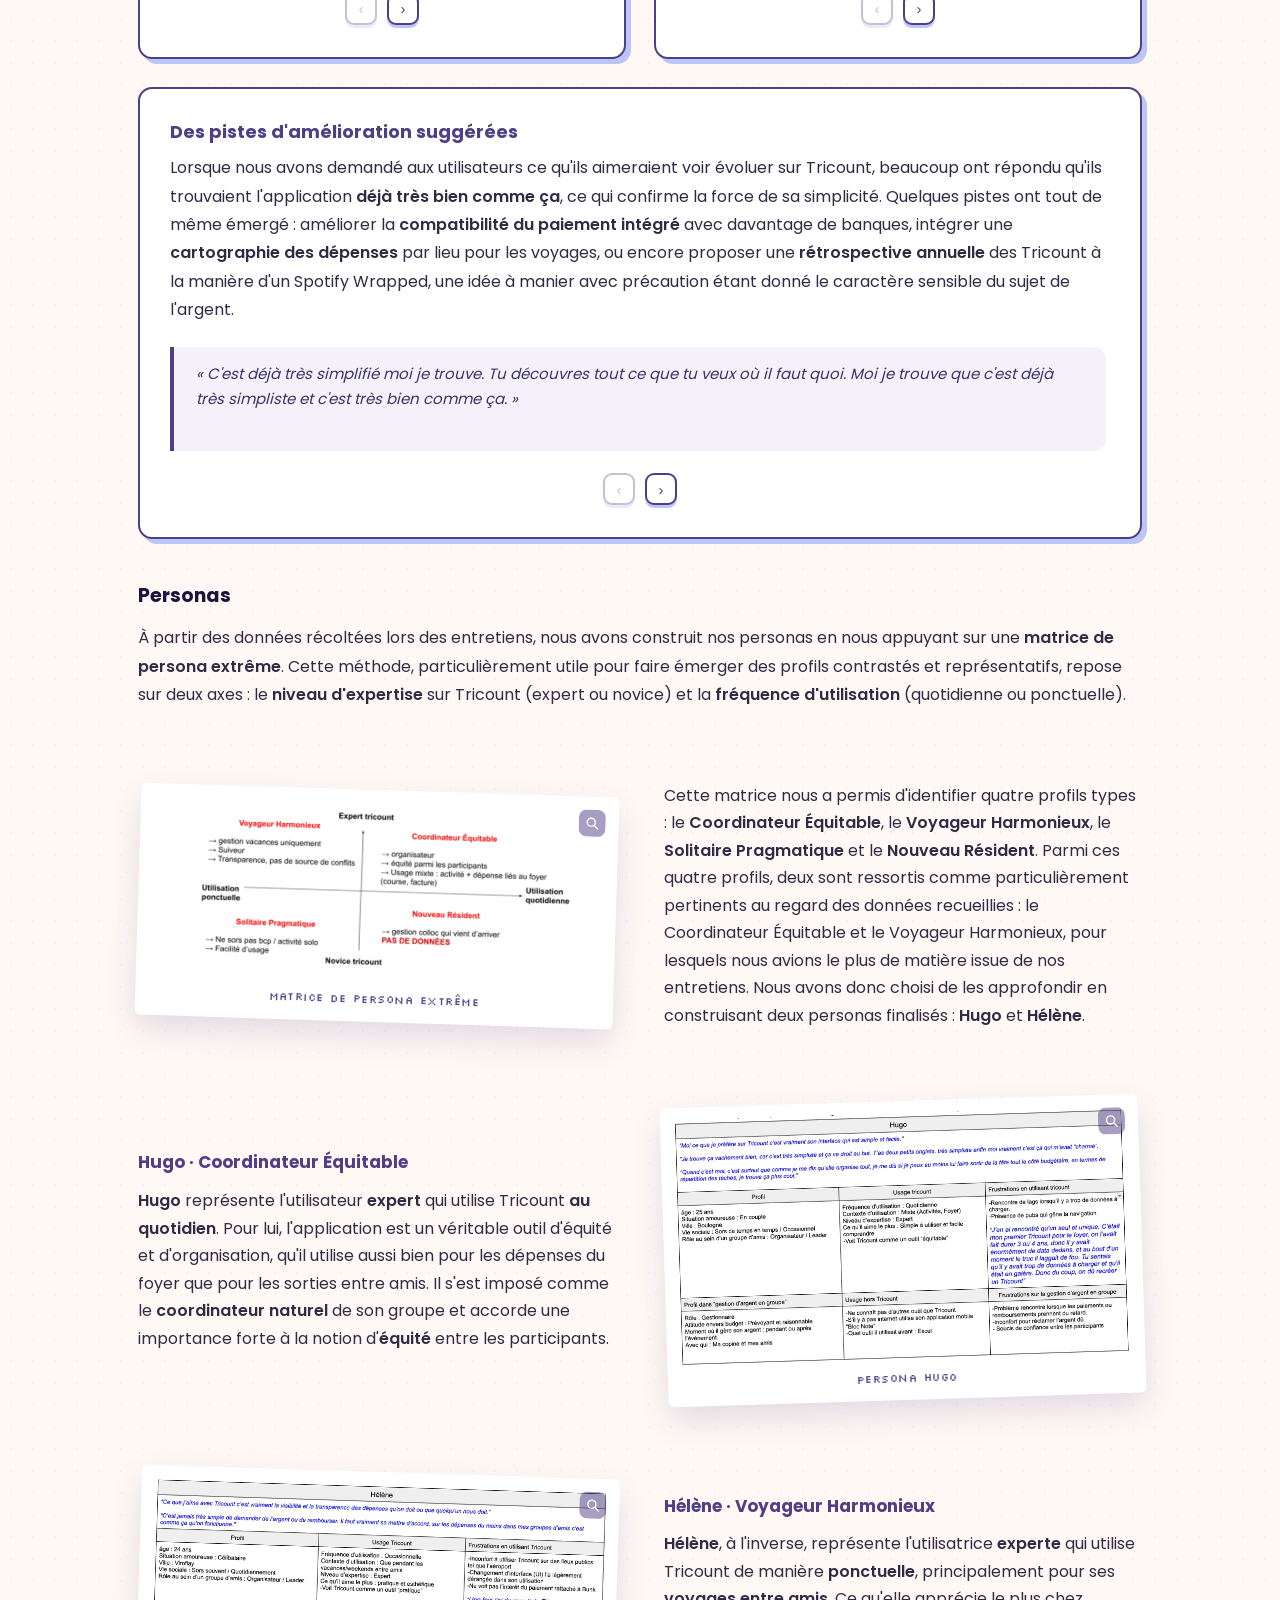
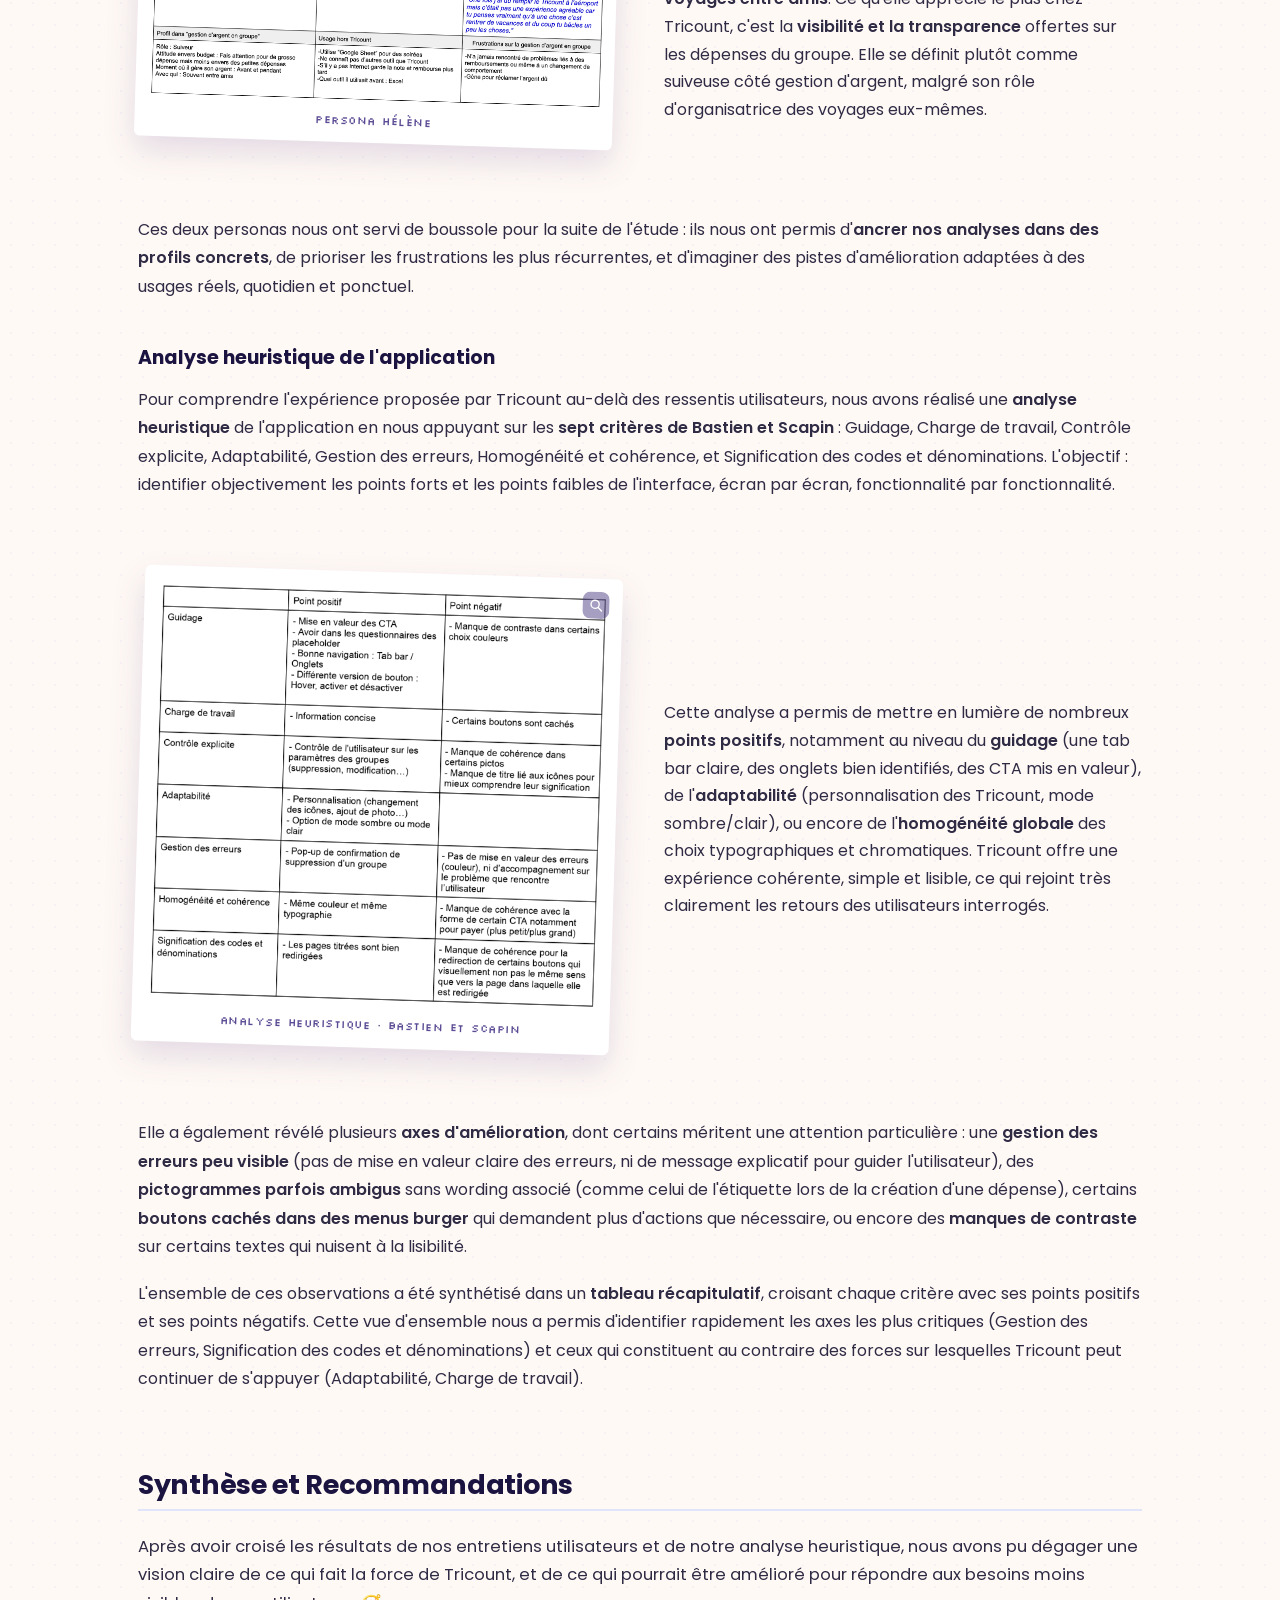
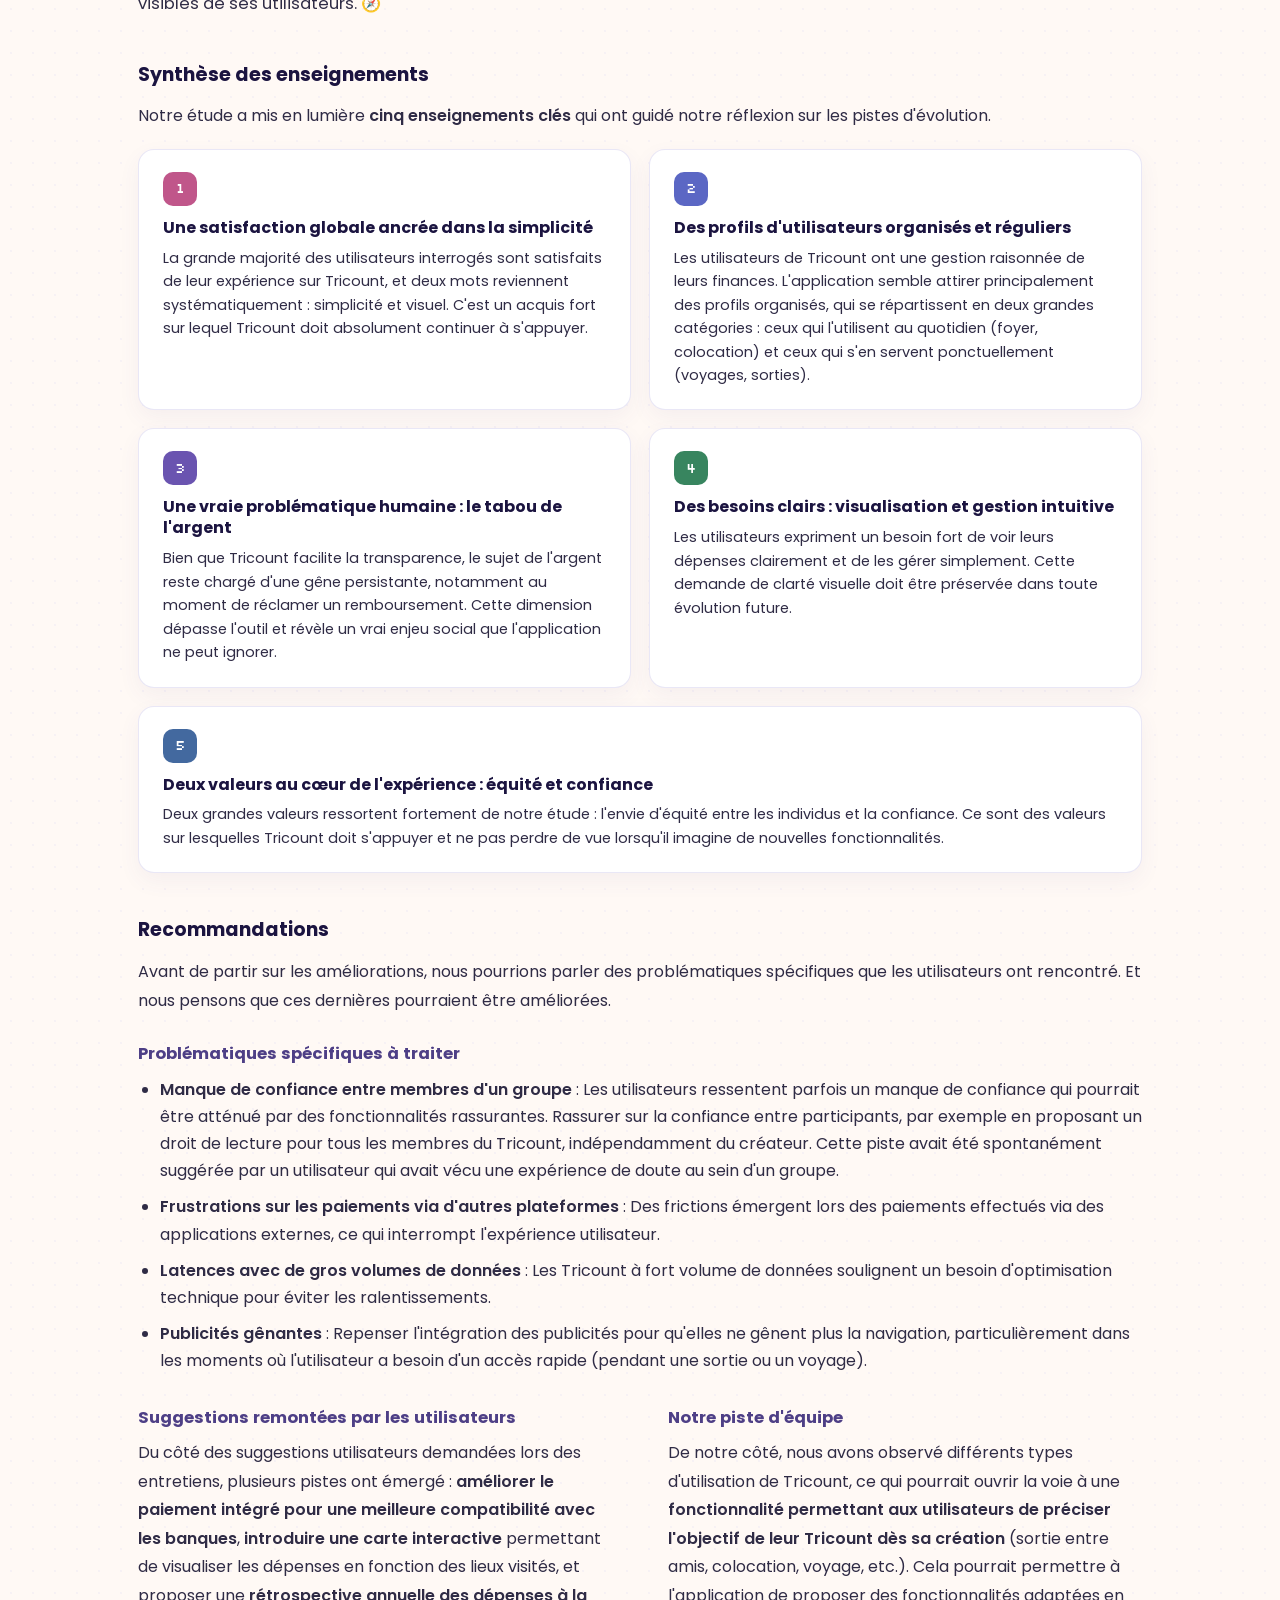
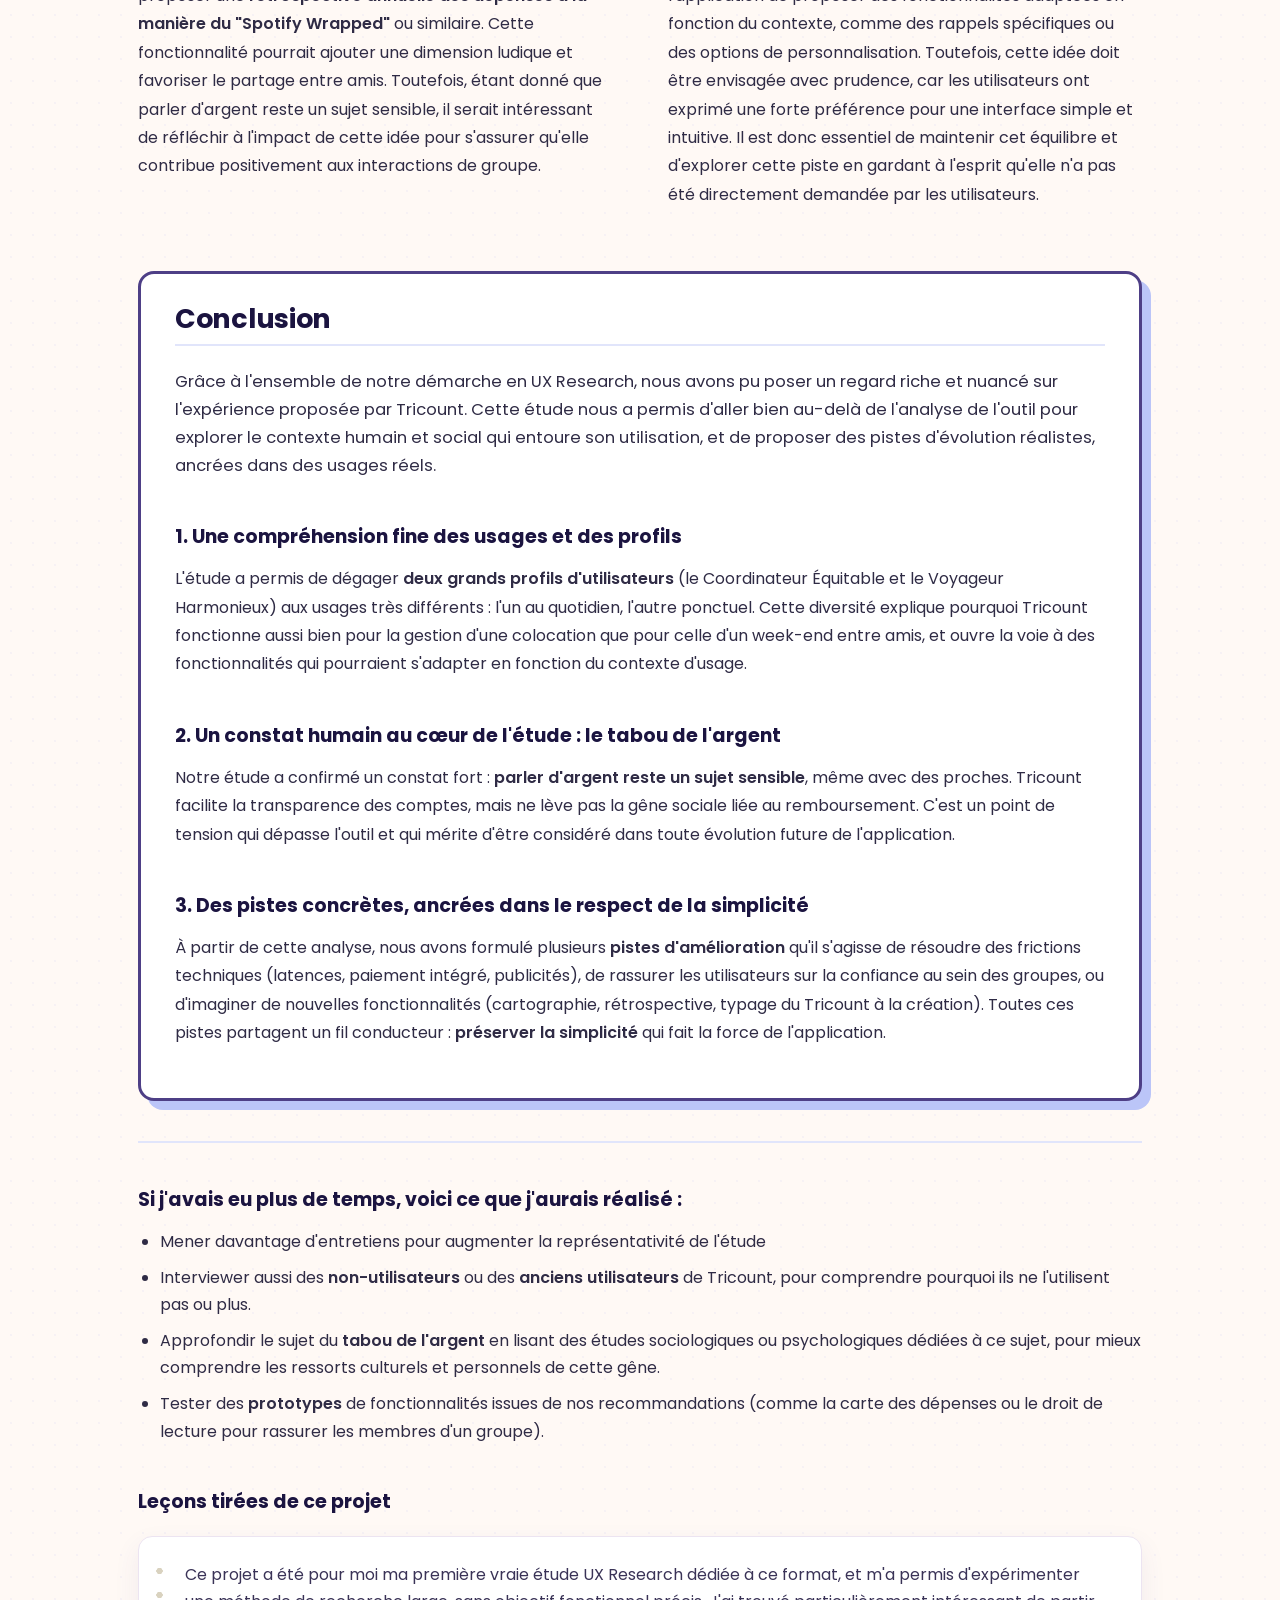
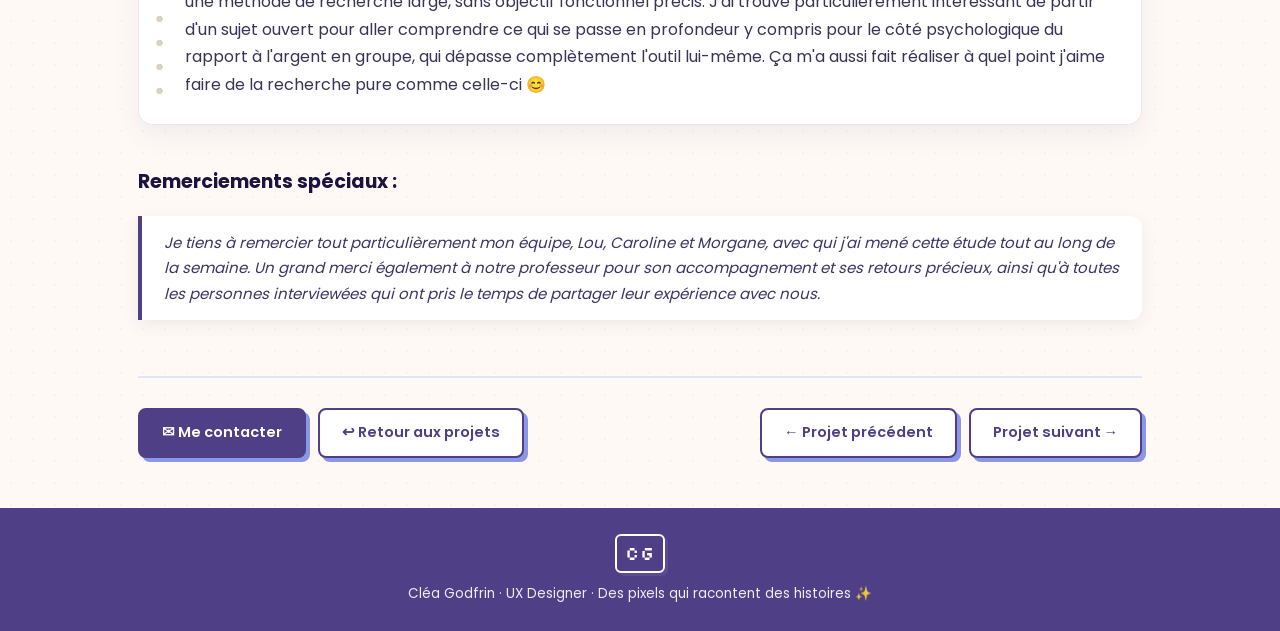
<file: tricount.html>
<!DOCTYPE html>
<html lang="fr">
<head>
<meta charset="UTF-8">
<meta name="viewport" content="width=device-width, initial-scale=1.0">
<title>Tricount · Étude de cas — Cléa Godfrin</title>
<meta name="description" content="Étude de cas Tricount : une étude UX Research complète menée en une semaine sur l'application de gestion des dépenses partagées.">
  <link rel="stylesheet" href="css/fonts.css">
  <link rel="stylesheet" href="css/styles.css">
<style>
  .cs-wrap{max-width:1060px;margin:0 auto;padding:26px 28px 20px;}
  .cs-backlink{display:inline-flex;align-items:center;gap:8px;box-shadow:2px 2px 0 var(--lav-deep);margin-bottom:22px;}
  .cs-backlink:hover{box-shadow:3px 3px 0 var(--lav-deep);}

  /* En-tête bannière */
  .cs-top{display:grid;grid-template-columns:1.55fr 1fr;gap:18px;align-items:stretch;margin-bottom:22px;}
  .cs-hero{position:relative;overflow:hidden;background:linear-gradient(135deg,#EEEDFE 0%,#FCEFF6 55%,#FFF9F5 100%);border:1px solid rgba(83,74,183,.10);border-radius:16px;padding:34px 36px;display:flex;flex-direction:column;justify-content:center;}
  .cs-klabel{font-family:'Silkscreen';font-size:13px;letter-spacing:1px;color:var(--violet);display:flex;align-items:center;gap:10px;margin-bottom:16px;}
  .cs-klabel .sq{width:9px;height:9px;background:var(--rose-Pmid);box-shadow:3px 3px 0 var(--lav);flex:none;}
  .cs-title{font-family:'Poppins';font-weight:700;font-size:clamp(28px,3.8vw,40px);line-height:1.12;letter-spacing:-.3px;color:#26215C;margin:0 0 13px;display:flex;align-items:baseline;flex-wrap:wrap;gap:12px;}
  .cs-badge{font-family:'Poppins';font-weight:500;font-size:13px;letter-spacing:.2px;color:#fff;background:var(--violet);border:1px solid var(--violet);border-radius:20px;padding:4px 12px;line-height:1;white-space:nowrap;}
  .cs-lead{font-family:'Poppins';font-weight:400;font-size:clamp(15.5px,1.8vw,18px);line-height:1.5;color:#26215C;max-width:none;}
  .cs-cover{display:block;width:100%;padding:0;border:none;border-radius:16px;overflow:hidden;background:#fff;box-shadow:0 18px 44px rgba(78,63,134,.2);cursor:zoom-in;transition:transform .2s ease,box-shadow .2s ease;font:inherit;position:relative;margin:0 0 22px;}
  .cs-cover:hover,.cs-cover:focus-visible{transform:scale(1.006);outline:none;}
  .cs-cover img{width:100%;display:block;}

  /* Grille métadonnées — bloc blanc, tags colorés */
  .cs-meta{display:grid;grid-template-columns:1fr 1fr;column-gap:44px;row-gap:22px;}
  .cs-m{display:flex;flex-direction:column;gap:7px;min-width:0;}
  .cs-ml{font-family:'Poppins';font-weight:600;font-size:12.5px;letter-spacing:.5px;text-transform:uppercase;color:#4A3C86;}
  .cs-mv{font-family:'Poppins';font-weight:400;font-size:15.5px;line-height:1.4;color:#26215C;}
  .cs-tags{display:flex;flex-wrap:wrap;gap:8px;}
  .cs-tag{display:inline-block;font-family:'Poppins';font-weight:500;font-size:13px;color:#534AB7;background:#EEEDFE;border:1px solid rgba(83,74,183,.16);border-radius:20px;padding:5px 13px;line-height:1.2;}
  .cs-tag.rose{background:#FFE4EF;color:#A23C6E;border-color:#F3C9DC;}
  .cs-tag.lav{background:#E5E9FC;color:#4A3C86;border-color:#CDD5F6;}
  .cs-tag.violet{background:#ECE7FB;color:#513E96;border-color:#D8CEF3;}
  .cs-tag.green{background:#E1F1E9;color:#2C6E50;border-color:#C4E4D3;}
  .cs-tag.blue{background:#E0ECFA;color:#345F97;border-color:#C6DCF3;}
  .cs-metacard{background:#fff;border:1px solid rgba(83,74,183,.13);border-radius:16px;padding:24px 26px;box-shadow:0 8px 24px rgba(78,63,134,.06);display:flex;flex-direction:column;gap:15px;}
  .cs-disabled{opacity:.5;cursor:not-allowed;box-shadow:2px 2px 0 var(--lav-soft);}

  /* Sommaire : rail latéral collant à droite */
  html{scroll-behavior:smooth;}
  .cs-layout{display:block;}
  .cs-main{min-width:0;}
  .cs-rail{position:fixed;top:104px;right:24px;width:178px;z-index:40;}
  .cs-rail-h{font-family:'Silkscreen';font-size:10px;letter-spacing:.5px;color:var(--violet-mid);text-transform:uppercase;margin:0 0 14px;line-height:1.5;}
  .cs-rail a[href^="#"]{display:block;font-family:'Poppins';font-size:14px;color:#9089B8;text-decoration:none;padding:7px 0 7px 14px;border-left:2px solid #E4E1F5;line-height:1.35;transition:color .15s ease,border-color .15s ease;}
  .cs-rail a[href^="#"]:hover{color:var(--violet);}
  .cs-rail a[href^="#"].active{color:#1B1440;font-weight:600;border-left-color:var(--violet);}
  .cs-rail-back{display:inline-flex;align-items:center;gap:6px;font-family:'Poppins';font-size:13px;font-weight:600;color:var(--violet);text-decoration:none;margin-bottom:18px;}
  .cs-rail-back:hover{color:var(--violet-mid);text-decoration:underline;}

  /* Corps de texte */
  .cs-h3{font-family:'Poppins';font-weight:700;font-size:19px;color:#1B1440;margin:42px 0 12px;}
  .cs-h4{font-family:'Poppins';font-weight:700;font-size:16.5px;color:var(--violet);margin:26px 0 8px;}
  .cs-p{font-size:16px;line-height:1.78;color:var(--ink);margin:0 0 18px;max-width:none;}
  .cs-quote{position:relative;margin:18px 0;padding:14px 22px;border-left:4px solid var(--violet);border-radius:0 12px 12px 0;background:#fff;box-shadow:0 5px 16px rgba(78,63,134,.09);color:#3B3466;font-size:15px;line-height:1.7;font-style:italic;max-width:none;}
  .cs-slider{display:flex;gap:16px;overflow-x:auto;scroll-snap-type:x mandatory;scroll-behavior:smooth;padding:4px 2px 8px;margin:10px 0 8px;scrollbar-width:none;}
  .cs-slider::-webkit-scrollbar{display:none;}
  .cs-slider .cs-quote{flex:0 0 100%;scroll-snap-align:start;margin:0;box-sizing:border-box;}
  .cs-slidernav{display:flex;gap:10px;justify-content:center;margin:6px 0 4px;}
  .cs-slidernav button{width:32px;height:32px;border-radius:9px;border:2px solid var(--violet);background:#fff;color:var(--violet);cursor:pointer;font-size:15px;line-height:1;display:flex;align-items:center;justify-content:center;box-shadow:0 3px 0 var(--lav);transition:transform .1s ease,box-shadow .1s ease;}
  .cs-slidernav button:hover{transform:translateY(-1px);box-shadow:0 4px 0 var(--lav);}
  .cs-slidernav button:disabled{opacity:.32;cursor:not-allowed;transform:none;box-shadow:0 3px 0 var(--lav);}
  .cs-list{margin:6px 0 16px;padding-left:22px;max-width:none;}
  .cs-list li{font-size:16px;line-height:1.7;color:var(--ink);margin-bottom:9px;}

  /* Image ↔ texte (façon Flying Secoya / Notion) */
  .cs-step{display:grid;grid-template-columns:1fr 1fr;gap:48px;align-items:center;margin:72px 0;}
  .cs-step.flip .cs-step-txt{order:2;}
  .cs-step-txt{min-width:0;}
  .cs-step-txt h3{font-family:'Poppins';font-weight:700;font-size:21px;color:#1B1440;margin:0 0 14px;line-height:1.25;}
  .cs-step-txt h4{font-family:'Poppins';font-weight:700;font-size:17px;color:var(--violet);margin:0 0 10px;}
  .cs-step-txt p{font-size:16px;line-height:1.72;color:var(--ink);margin:0 0 12px;}
  .cs-step-txt p:last-child{margin-bottom:0;}
  .cs-step-media{min-width:0;}

  /* Images polaroïd cliquables */
  .cs-fig{position:relative;display:block;width:100%;padding:12px 12px 14px;border:none;border-radius:6px;background:#fff;box-shadow:0 14px 32px rgba(78,63,134,.16);cursor:zoom-in;transform:rotate(-1.8deg);transition:transform .3s ease,box-shadow .3s ease;font:inherit;}
  .cs-step.flip .cs-fig{transform:rotate(1.8deg);}
  .cs-fig:hover,.cs-fig:focus-visible{transform:rotate(0deg) scale(1.02);box-shadow:0 22px 42px rgba(78,63,134,.22);outline:none;}
  .cs-fig img{width:100%;border-radius:3px;display:block;}
  .cs-cap{display:block;font-family:'Silkscreen';font-size:11px;letter-spacing:.5px;color:var(--violet-mid);text-align:center;margin-top:11px;line-height:1.5;}
  .cs-fig::after,.cs-img::after,.cs-cover::after{content:'';position:absolute;top:13px;right:13px;width:27px;height:27px;border-radius:8px;background:rgba(78,63,134,.5) url("data:image/svg+xml,%3Csvg xmlns='http://www.w3.org/2000/svg' viewBox='0 0 24 24' fill='none' stroke='white' stroke-width='2.2' stroke-linecap='round'%3E%3Ccircle cx='10.5' cy='10.5' r='6.5'/%3E%3Cline x1='15.5' y1='15.5' x2='21' y2='21'/%3E%3C/svg%3E") center/15px no-repeat;opacity:1;transition:transform .18s ease,background-color .18s ease;pointer-events:none;}
  .cs-fig:hover::after,.cs-fig:focus-visible::after,.cs-img:hover::after,.cs-img:focus-visible::after,.cs-cover:hover::after,.cs-cover:focus-visible::after{transform:scale(1.12);background-color:var(--violet);}

  /* Grande image pleine largeur (diagramme / tableau) */
  .cs-img{position:relative;display:block;width:100%;padding:12px 12px 14px;border:none;border-radius:6px;background:#fff;box-shadow:0 14px 32px rgba(78,63,134,.16);cursor:zoom-in;transform:rotate(-1.8deg);transition:transform .3s ease,box-shadow .3s ease;font:inherit;margin:20px 0 6px;}
  .cs-img:hover,.cs-img:focus-visible{transform:rotate(0deg) scale(1.02);box-shadow:0 22px 42px rgba(78,63,134,.22);outline:none;}
  .cs-img img{width:100%;display:block;border-radius:3px;}
  .cs-imgcap{display:block;font-family:'Silkscreen';font-size:11px;letter-spacing:.5px;color:var(--violet-mid);text-align:center;margin:10px 0 24px;}

  /* Callouts */
  .cs-callout{position:relative;border-radius:16px;padding:28px 26px 22px;margin:34px 0 26px;font-size:16px;line-height:1.62;color:var(--ink);background:#fff;border:3px solid var(--violet);box-shadow:7px 7px 0 var(--lav);}
  .cs-callout .ic{margin-right:8px;}
  .cs-pin{position:absolute;top:-28px;left:-24px;transform:scaleX(-1) rotate(-14deg);width:56px;height:56px;filter:drop-shadow(0 4px 4px rgba(78,63,134,.3));}
  .cs-qmark{position:absolute;top:-24px;left:-12px;transform:rotate(-12deg);width:52px;height:52px;filter:drop-shadow(0 4px 4px rgba(78,63,134,.28));}
  .cs-bulb{position:absolute;top:-26px;left:-12px;transform:rotate(-10deg);width:52px;height:52px;filter:drop-shadow(0 4px 4px rgba(78,63,134,.28));}
  .cs-callout.q{background:var(--rose);border:2px solid var(--rose-Pmid);box-shadow:none;}
  .cs-callout.idea{background:#EFE9FB;border:2px solid var(--lav);box-shadow:none;}
  .cs-callout.learn{background:#E7EEFB;border:2px solid var(--lav);box-shadow:none;}
  .cs-note{position:relative;border-radius:14px;padding:24px 30px 26px 46px;margin:18px 0;color:#3A3357;font-size:16px;line-height:1.72;background:#fff;border:1px solid #ECE4F1;box-shadow:0 10px 26px rgba(78,63,134,.08);}
  .cs-note::after{content:'';position:absolute;left:17px;top:22px;bottom:22px;width:7px;background-image:radial-gradient(circle,#D9D2BF 3px,transparent 3.4px);background-size:7px 24px;background-repeat:repeat-y;}
  .cs-note .ic{margin-right:6px;}
  .cs-cards{display:grid;grid-template-columns:1fr 1fr;gap:18px;margin:18px 0 8px;}
  .cs-keycard{background:#fff;border:1px solid rgba(83,74,183,.13);border-radius:16px;padding:22px 24px;box-shadow:0 8px 22px rgba(78,63,134,.06);}
  .cs-keycard.wide{grid-column:1 / -1;}
  .cs-keycard .num{display:inline-flex;align-items:center;justify-content:center;width:34px;height:34px;border-radius:10px;font-family:'Silkscreen';font-size:14px;color:#fff;margin-bottom:12px;}
  .cs-keycard h4{font-family:'Poppins';font-weight:700;font-size:16px;color:#1B1440;margin:0 0 8px;line-height:1.3;}
  .cs-keycard p{font-size:14.5px;line-height:1.62;color:var(--ink);margin:0;}
  .cs-keycard.c1 .num{background:#C0568A;}
  .cs-keycard.c2 .num{background:#5B67C4;}
  .cs-keycard.c3 .num{background:#6A54B0;}
  .cs-keycard.c4 .num{background:#38855F;}
  .cs-keycard.c5 .num{background:#43699F;}

  .cs-sec{font-family:'Poppins';font-weight:800;font-size:clamp(21px,2.6vw,27px);letter-spacing:-.3px;color:#1B1440;margin:74px 0 8px;scroll-margin-top:90px;}
  .cs-secline{height:0;border:none;border-top:2px solid var(--lav-soft);margin:0 0 22px;}
  .cs-divider{height:0;border:none;border-top:2px solid var(--lav-soft);margin:40px 0 30px;}
  .cs-concl{background:#fff;border:3px solid var(--violet);border-radius:16px;box-shadow:9px 9px 0 var(--lav);padding:28px 34px 32px;margin:44px 0 30px;}
  .cs-concl .cs-sec{margin-top:0;}
  .cs-concl .cs-secline{margin-top:0;}
  .cs-secintro{font-size:16.5px;line-height:1.7;color:var(--ink);margin:0 0 14px;max-width:none;}
  .cs-scroll{position:relative;display:flex;align-items:center;gap:22px;background:#fff;border:1px solid rgba(83,74,183,.12);border-left:7px solid var(--violet);border-radius:14px;padding:22px 30px;margin:34px 0 10px;box-shadow:0 14px 30px rgba(78,63,134,.12);}
  .cs-scroll .ic{display:inline-flex;line-height:0;flex:none;border-radius:50%;filter:drop-shadow(0 5px 11px rgba(78,63,134,.28));animation:csBob 1.8s ease-in-out infinite;transition:transform .15s ease;cursor:pointer;}
  .cs-scroll .ic:hover,.cs-scroll .ic:focus-visible{transform:scale(1.18) translateY(4px);outline:none;animation-play-state:paused;box-shadow:0 0 0 8px rgba(187,197,248,.5);filter:drop-shadow(0 12px 20px rgba(78,63,134,.45));}
  .cs-scroll .ic:hover svg circle,.cs-scroll .ic:focus-visible svg circle{fill:#6A54B0;}
  .cs-scroll .txt{min-width:0;}
  .cs-scroll .k{display:block;font-family:'Silkscreen';font-size:10px;letter-spacing:1px;color:var(--violet);text-transform:uppercase;margin-bottom:7px;}
  .cs-scroll p{font-size:16px;line-height:1.62;color:var(--ink);margin:0;}
  .cs-scroll p strong{color:var(--violet);font-weight:700;}
  @keyframes csBob{0%,100%{transform:translateY(0);}50%{transform:translateY(4px);}}
  .a11y-reduce .cs-scroll .ic{animation:none;}
  .cs-group{margin:22px 0;}
  .cs-group > :first-child{margin-top:0;}
  .cs-group > :last-child{margin-bottom:0;}
  .cs-ensgrid{display:grid;grid-template-columns:minmax(0,1fr) minmax(0,1fr);gap:28px;margin-top:22px;}
  .cs-ensitem{background:#fff;border:2.5px solid var(--violet);border-radius:14px;padding:28px 30px;box-shadow:5px 5px 0 var(--lav);min-width:0;display:flex;flex-direction:column;}
  .cs-ensitem .cs-slider{margin-top:auto;}
  .cs-ensitem:nth-child(odd):last-child{grid-column:1 / -1;}
  .cs-ensitem h4{margin-top:0;font-size:18px;}
  .cs-ensitem .cs-p{font-size:16px;}
  .cs-ensitem .cs-quote{background:#F4F1FB;box-shadow:none;}

  .cs-cols{display:grid;grid-template-columns:1fr 1fr;gap:36px;}
  .cs-cols h3{font-family:'Poppins';font-weight:700;font-size:18px;color:var(--violet);margin-bottom:12px;}
  .cs-cols p{font-size:15.5px;line-height:1.72;color:var(--ink);}
  .cs-2col{display:grid;grid-template-columns:1fr 1fr;gap:56px;align-items:start;margin:30px 0 8px;}
  .cs-2col .cs-h4{margin-top:0;}

  .cs-end{margin:56px 0 30px;padding-top:30px;border-top:2px solid var(--lav-soft);display:flex;gap:16px;flex-wrap:wrap;align-items:center;justify-content:space-between;}
  .cs-end-actions{display:flex;gap:12px;flex-wrap:wrap;align-items:center;}

  em{font-style:normal;opacity:1;}
  strong{font-weight:600;}

  .lb{position:fixed;inset:0;background:rgba(27,20,64,.92);display:flex;align-items:center;justify-content:center;padding:34px;z-index:999;opacity:0;visibility:hidden;transition:opacity .22s ease;cursor:zoom-out;}
  .lb.open{opacity:1;visibility:visible;}
  .lb img{max-width:95vw;max-height:90vh;border-radius:12px;box-shadow:0 24px 70px rgba(0,0,0,.5);}
  .lb-close{position:absolute;top:18px;right:24px;font-size:34px;line-height:1;color:#fff;background:none;border:none;cursor:pointer;font-family:'Poppins';}

  @media(max-width:820px){
    .cs-top{grid-template-columns:1fr;gap:16px;}
    .cs-cols{grid-template-columns:1fr;gap:24px;}
    .cs-meta,.cs-metacard{grid-template-columns:1fr;row-gap:18px;}
    .cs-cards{grid-template-columns:1fr;}
    .cs-2col{grid-template-columns:1fr;gap:8px;}
    .cs-concl{padding:22px 18px;box-shadow:5px 5px 0 var(--lav);}
    .cs-ensgrid{grid-template-columns:1fr;}
    .cs-end{justify-content:center;}
    .cs-end-actions{justify-content:center;}
    .cs-step{grid-template-columns:1fr;gap:22px;}
    .cs-step.flip .cs-step-txt{order:0;}
    .cs-step-media{max-width:480px;margin:0 auto;}
  }
  @media(max-width:1520px){ .cs-rail{display:none;} }
</style>
</head>
<body>

  <div class="a11y">
    <button class="a11y-toggle" aria-expanded="false" aria-controls="a11y-panel">
      <svg viewBox="0 0 24 24" width="22" height="22" aria-hidden="true" fill="currentColor"><circle cx="12" cy="3.5" r="2"/><path d="M20 7.5a1 1 0 0 1 0 2l-5 .6V13l1.8 6.1a1 1 0 0 1-1.9.6L13 15.5h-2l-1.9 4.2a1 1 0 0 1-1.9-.6L9 13v-2.9l-5-.6a1 1 0 0 1 0-2h16z"/></svg>
      <span>Accessibilité</span>
    </button>
    <div class="a11y-panel" id="a11y-panel" hidden>
      <p class="a11y-title">Accessibilité</p>
      <button type="button" data-a11y="big" aria-pressed="false">Texte plus grand</button>
      <button type="button" data-a11y="contrast" aria-pressed="false">Contraste élevé</button>
      <button type="button" data-a11y="reduce" aria-pressed="false">Réduire les animations</button>
      <button type="button" data-a11y="links" aria-pressed="false">Souligner les liens</button>
    </div>
  </div>

  <nav aria-label="Navigation principale">
    <div class="nav-in">
      <a href="index.html" class="brand" aria-label="Cléa Godfrin, accueil">
        <span class="logo">CG</span>
        <span class="brand-name">Cléa Godfrin</span>
      </a>
      <button class="nav-toggle" aria-label="Ouvrir le menu" aria-expanded="false"
        onclick="var n=document.getElementById('nl');var o=n.classList.toggle('open');this.setAttribute('aria-expanded',o)">☰</button>
      <div class="nav-links" id="nl">
        <a href="index.html">Accueil</a>
        <a href="index.html#apropos">À propos</a>
        <a href="index.html#competences">Compétences</a>
        <a href="index.html#epopees">Projets</a>
        <a href="index.html#passions">Passions</a>
        <a href="index.html#contact">Contact</a>
      </div>
    </div>
  </nav>

  <main id="main">
    <article class="cs-wrap">

      <a href="index.html#epopees" class="btn ghost cs-backlink"><span aria-hidden="true">←</span> Retour aux projets</a>

      <div class="cs-top">
        <div class="cs-hero">
          <p class="cs-klabel"><span class="sq"></span><span aria-hidden="true">⊹</span> ÉTUDE DE CAS</p>
          <h1 class="cs-title">Tricount <span class="cs-badge">Projet scolaire</span></h1>
          <p class="cs-lead">Quand l'argent en groupe devient une affaire de confiance.</p>
        </div>
        <aside class="cs-metacard">
          <div class="cs-m"><span class="cs-ml">Domaine</span><span class="cs-mv">UX Design · UX Research</span></div>
          <div class="cs-m"><span class="cs-ml">Durée</span><span class="cs-mv">1 semaine</span></div>
          <div class="cs-m"><span class="cs-ml">Rôle</span><span class="cs-mv">UX Researcher</span></div>
          <div class="cs-m"><span class="cs-ml">Outils de création</span><span class="cs-tags"><span class="cs-tag blue">Google Docs</span></span></div>
          <div class="cs-m"><span class="cs-ml">Type de mission</span><span class="cs-tags"><span class="cs-tag green">User Research</span><span class="cs-tag violet">UX Research</span></span></div>
        </aside>
      </div>

      <button class="cs-cover" type="button" aria-label="Agrandir la couverture Tricount">
        <img src="assets/TRICOUNT IMAGE COUVERTURE.webp" alt="Couverture : Étude UX Research sur Tricount, réalisée en une semaine.">
      </button>

      <div class="cs-layout">
        <div class="cs-main">

      <div class="cs-callout"><svg class="cs-pin" viewBox="0 0 40 40" width="54" height="54" fill="none" aria-hidden="true"><line x1="18" y1="19.5" x2="9.5" y2="30.5" stroke="#4E3F86" stroke-width="2.4" stroke-linecap="round"/><circle cx="21.5" cy="14" r="8.5" fill="#FCD9E7" stroke="#4E3F86" stroke-width="2.2"/><circle cx="21.5" cy="14" r="2.6" fill="#EEB6D2"/></svg>Partager des dépenses entre amis, en couple ou en colocation, c'est devenu un réflexe pour beaucoup d'entre nous. Mais derrière cette habitude se cachent souvent des frustrations, des malaises et parfois même des tensions. C'est là que des outils comme Tricount entrent en jeu… mais répondent-ils vraiment à tous les besoins ?</div>

      <h2 class="cs-sec" id="introduction">Introduction</h2>
      <hr class="cs-secline">
      <div class="cs-cols">
        <div>
          <h3>Tricount</h3>
          <p>Ce projet a été réalisé dans le cadre scolaire et concerne <strong>Tricount</strong>, l'application bien connue de gestion des dépenses partagées. Pendant <strong>une semaine</strong>, nous avons travaillé en groupe de 4, sur le scénario suivant : nous avons été engagées par Tricount pour mener une véritable étude UX Research sur l'application, afin de mieux comprendre les utilisateurs, leurs habitudes et les pistes d'amélioration possibles.</p>
        </div>
        <div>
          <h3>Problématique</h3>
          <p>Tricount existe depuis des années et compte une large base d'utilisateurs fidèles. Pourtant, plusieurs questions restent ouvertes : quelles sont leurs habitudes, leurs frustrations, leurs besoins sur l'application ? Et quel est leur rapport à l'argent en groupe, encore aujourd'hui marqué par des tabous et des malaises ?</p>
        </div>
      </div>

      <div class="cs-callout q"><svg class="cs-qmark" viewBox="0 0 40 40" width="54" height="54" aria-hidden="true"><text x="20" y="33" text-anchor="middle" font-family="Poppins,sans-serif" font-weight="800" font-size="38" fill="#FCD9E7" stroke="#4E3F86" stroke-width="3.4" paint-order="stroke" stroke-linejoin="round">?</text></svg>Les utilisateurs de Tricount, qui partagent leurs dépenses dans un cadre relationnel proche <em>(amis, couple, colocation)</em>, ont besoin de gérer cet argent sereinement et sans malaise, car le sujet de l'argent en groupe reste marqué par des tabous qui peuvent fragiliser la confiance entre les participants.</div>

      <h3 class="cs-h3">Notre solution : Une étude UX Research complète</h3>
      <p class="cs-p">Pour répondre à cette problématisation, nous avons mené une étude UX Research approfondie en combinant trois approches complémentaires : une analyse heuristique de l'application <em>(à partir des critères de Bastien et Scapin)</em>, des entretiens qualitatifs auprès d'utilisateurs aux profils variés <em>(à partir de la méthode de Hassenzahl)</em>, et la construction de personas <em>(à l'aide d'une matrice persona extrême)</em>. L'objectif n'était pas de tout réinventer, mais bien de partir des usages réels pour identifier ce qui fonctionne, ce qui pourrait être amélioré, et ce que les utilisateurs n'osent peut-être pas formuler clairement.</p>

      <div class="cs-step">
        <div class="cs-step-txt">
          <h3>1. Ce que les utilisateurs apprécient</h3>
          <p>Notre étude a confirmé que <strong>Tricount est avant tout apprécié pour sa simplicité, son interface esthétique simple et sa transparence</strong>. Beaucoup d'utilisateurs se l'approprient au quotidien pour la colocation, le foyer, les voyages et apprécient particulièrement la visualisation claire des dépenses, le système de remboursement optimisé, et le côté pratique de la version mobile. Ces éléments sont à protéger absolument dans toute évolution future.</p>
        </div>
        <div class="cs-step-media">
          <button class="cs-fig" type="button" aria-label="Agrandir"><img src="assets/TRICOUNT.webp" alt="Citation : je trouve ça vachement bien, car c'est très simpliste et ça va droit au but."><span class="cs-cap">Verbatim utilisateur</span></button>
        </div>
      </div>

      <div class="cs-step flip">
        <div class="cs-step-txt">
          <h3>2. Les frictions côté outil</h3>
          <p>Mais l'étude a aussi révélé des frictions moins évidentes. <strong>Sur le plan de l'outil</strong>, certains utilisateurs rencontrent des bugs liés au volume de données <em>(latences sur les Tricount très anciens)</em>, des publicités jugées intrusives, ou encore des limites techniques avec le paiement intégré qui n'est pas compatible avec toutes les banques.</p>
          <p><strong>Sur l'interface</strong>, plusieurs critères de Bastien et Scapin ont mis en lumière des points perfectibles : un manque de contraste sur certains textes, des boutons cachés dans des menus burger, des pictogrammes sans wording associé, ou encore une gestion d'erreurs peu mise en valeur.</p>
        </div>
        <div class="cs-step-media">
          <button class="cs-fig" type="button" aria-label="Agrandir"><img src="assets/TRICOUNT 1.webp" alt="Citation : c'était mon premier Tricount pour le foyer, au bout d'un moment le truc laggait de fou."><span class="cs-cap">Verbatim utilisateur</span></button>
        </div>
      </div>

      <div class="cs-step">
        <div class="cs-step-txt">
          <h3>3. Une dimension profondément humaine</h3>
          <p><strong>Et au-delà de l'outil, c'est une dimension plus humaine qui ressort fortement</strong> : un sujet encore tabou autour de l'argent, une <strong>gêne récurrente à demander un remboursement</strong>, et un <strong>besoin de confiance</strong> entre participants qui peut, lorsqu'il vacille, faire basculer une expérience pourtant simple en source de tension. Les valeurs d'équité et de confiance, citées spontanément par presque tous les interviewés, sont au cœur de leur rapport à Tricount, et constituent à nos yeux un levier essentiel pour penser les évolutions futures.</p>
        </div>
        <div class="cs-step-media">
          <button class="cs-fig" type="button" aria-label="Agrandir"><img src="assets/TRICOUNT 2.webp" alt="Citation : j'irai pas réclamer de l'argent aux gens, je serai trop gênée pour demander."><span class="cs-cap">Verbatim utilisateur</span></button>
        </div>
      </div>

      <p class="cs-p">Notre étude a finalement permis de dégager plusieurs <strong>pistes concrètes d'évolution</strong>, autour d'un fil conducteur : <strong>préserver la simplicité</strong> qui fait la force de l'application, tout en répondant aux besoins moins visibles des utilisateurs.</p>

      <div class="cs-callout idea"><svg class="cs-bulb" viewBox="0 0 40 40" width="52" height="52" fill="none" aria-hidden="true"><path d="M20 6a10 10 0 0 0-6 18c1 .8 1.5 1.6 1.7 2.6l.3 1.4h8l.3-1.4c.2-1 .7-1.8 1.7-2.6A10 10 0 0 0 20 6z" fill="#FDE68A" stroke="#4E3F86" stroke-width="2"/><path d="M16.5 31h7M17.5 34h5" stroke="#4E3F86" stroke-width="2" stroke-linecap="round"/></svg>Grâce à notre étude, Tricount peut continuer à protéger ce que ses utilisateurs aiment, sa simplicité, tout en répondant à des besoins qu'ils n'osent pas toujours formuler : moins de frictions techniques, plus de confiance et un rapport à l'argent en groupe enfin plus serein.</div>

      <div class="cs-scroll"><a class="ic" href="#observation" aria-label="Aller à la première section de détail"><svg viewBox="0 0 46 46" width="46" height="46" fill="none"><circle cx="23" cy="23" r="22" fill="#4E3F86"/><path d="M23 12v19M15 23.5 23 31.5 31 23.5" stroke="#fff" stroke-width="2.8" stroke-linecap="round" stroke-linejoin="round"/></svg></a><span class="txt"><span class="k">Vous êtes dans le résumé</span><p><strong>Cette introduction est un résumé du projet.</strong> Si vous voulez découvrir tous les détails de la démarche et de mes recherches, poursuivez votre lecture juste en dessous !</p></span></div>

      <h2 class="cs-sec" id="observation">Observation et Analyse</h2>
      <hr class="cs-secline">
      <p class="cs-secintro">Dans cette section, vous découvrirez l'ensemble des recherches et analyses que nous avons menées tout au long de cette semaine. De la définition de notre méthodologie jusqu'à la construction des personas, en passant par l'analyse heuristique et les entretiens utilisateurs, chaque étape nous a permis de mieux cerner les usages, les frustrations et les besoins des utilisateurs de Tricount. Suivez-nous dans cette enquête utilisateur ! <span aria-hidden="true">🔍</span></p>

      <h3 class="cs-h3">Méthodologie</h3>
      <p class="cs-p">Avant de nous lancer dans la collecte de données, nous avons défini notre méthodologie en nous appuyant sur trois outils complémentaires, qui s'enchaînent pour construire une étude cohérente : des <strong>entretiens utilisateurs</strong>, la construction de <strong>personas</strong>, et une <strong>analyse heuristique</strong> de l'application. Chaque outil est détaillé dans les sous-sections qui suivent.</p>

      <h3 class="cs-h3">Le guide d'entretien</h3>
      <p class="cs-p">Pour structurer notre guide d'entretien, nous nous sommes appuyées sur la <strong>méthode de Hassenzahl</strong>, qui repose sur trois axes : les caractéristiques de l'utilisateur, les caractéristiques du produit et le contexte d'utilisation.</p>
      <p class="cs-p">À partir de cette base, nous avons organisé nos questions autour de <strong>six grandes thématiques</strong> : les <strong>caractéristiques de l'utilisateur</strong> <em>(profil, mode de vie, rapport à l'argent)</em>, les <strong>caractéristiques liées à l'activité</strong> de gestion d'argent en groupe, le <strong>contexte d'utilisation</strong> <em>(outils, moments, lieux)</em>, le <strong>contexte social</strong> <em>(avec qui, quel rôle dans le groupe)</em>, les <strong>caractéristiques du produit</strong> <em>(usage de Tricount, fonctionnalités, expériences vécues)</em>, et une partie dédiée aux <strong>suggestions d'amélioration</strong>.</p>

      <div class="cs-step flip">
        <div class="cs-step-txt">
          <p>Notre intention avec cette structure : ne pas nous limiter à l'application elle-même, mais <strong>intégrer toute la dimension humaine et contextuelle</strong> qui entoure l'usage de Tricount. C'est ce qui nous a permis, plus loin dans l'étude, de comprendre que la vraie complexité ne réside pas tant dans l'outil que dans le rapport des utilisateurs à l'argent en groupe.</p>
        </div>
        <div class="cs-step-media">
          <button class="cs-fig" type="button" aria-label="Agrandir"><img src="assets/TRICOUNT 3.webp" alt="Exemple de questions du guide d'entretien : contexte d'utilisation et contexte social."><span class="cs-cap">Exemple de questions</span></button>
        </div>
      </div>

      <h3 class="cs-h3">Les entretiens utilisateurs</h3>
      <p class="cs-p">Nous avons ensuite mené <strong>quatre entretiens</strong> auprès d'utilisateurs aux profils variés, afin de recueillir des données qualitatives sur leurs usages, leurs ressentis et leurs frustrations. Notre échantillon comprenait des utilisateurs de différents âges <em>(de 21 à 64 ans)</em>, de différents contextes de vie <em>(en couple, en colocation, à la retraite)</em>, et avec des fréquences d'utilisation très différentes, du quotidien à l'occasionnel.</p>

      <div class="cs-step">
        <div class="cs-step-txt">
          <p>Cette diversité nous a permis d'obtenir une vision riche et nuancée des usages de Tricount, allant de la gestion de la colocation à l'organisation de voyages entre amis, en passant par les dépenses du foyer entre conjoints.</p>
        </div>
        <div class="cs-step-media">
          <button class="cs-fig" type="button" aria-label="Agrandir"><img src="assets/TRICOUNT 4.webp" alt="Extrait du tableau d'analyse thématique : variables, thématique, sous-thématique et verbatims."><span class="cs-cap">Extrait de notre tableau d'analyse thématique</span></button>
        </div>
      </div>

      <div class="cs-step flip">
        <div class="cs-step-txt">
          <p>Pour exploiter cette matière, nous avons construit un <strong>tableau d'analyse thématique</strong> qui croise les variables du guide d'entretien avec les grandes idées et sous-thématiques qui ressortent, illustrées par des verbatims précis. Cette grille nous a permis d'identifier les patterns récurrents et de structurer les données récoltées de manière exploitable.</p>
        </div>
        <div class="cs-step-media">
          <button class="cs-fig" type="button" aria-label="Agrandir"><img src="assets/TRICOUNT 5.webp" alt="Extrait du tableau d'analyse thématique : contexte social, fréquences de sortie et relation."><span class="cs-cap">Extrait de notre tableau d'analyse thématique</span></button>
        </div>
      </div>

      <div class="cs-group">
      <p class="cs-secintro" style="margin:0 0 12px;">De cette analyse, plusieurs grands enseignements ont émergé.</p>

      <h4 class="cs-h4">Une interface simple et appréciée pour sa clarté visuelle</h4>
      <p class="cs-p">C'est sans doute ce qui revient le plus dans nos entretiens : Tricount est <strong>apprécié pour son interface simple, claire et esthétique</strong>. La majorité des utilisateurs trouvent l'application agréable visuellement et insistent particulièrement sur la simplicité d'utilisation, qui leur permet d'accéder rapidement à l'essentiel : la visualisation des dépenses. Plusieurs ont également mentionné apprécier les histogrammes de l'onglet d'équilibre, qui rendent la lecture immédiate et compréhensible.</p>
      <p class="cs-quote">« L'application est esthétiquement bien faite, le choix des couleurs, des typographies. »</p>
      <p class="cs-quote">« Je trouve ça vachement bien, car c'est très simpliste et ça va droit au but. T'as deux petits onglets, très simpliste enfin moi vraiment c'est ça qui m'avait "charmé". »</p>
      <p class="cs-quote">« La manière dont ils ont présenté leur onglet d'équilibre. Il y avait des histogrammes et j'aime beaucoup. Parce que je trouve que c'est très visuel et que ça saute aux yeux direct. C'est très simple et ça va droit au but. »</p>

      <h4 class="cs-h4">Des usages plus variés qu'on ne l'imagine</h4>
      <p class="cs-p">L'application n'est pas réservée aux voyages ou aux sorties ponctuelles. Une partie des utilisateurs s'en sert <strong>au quotidien</strong> pour gérer les dépenses du foyer ou de la colocation, créant des Tricount qui durent parfois plusieurs années. D'autres l'utilisent <strong>de manière ponctuelle</strong>, surtout pour les vacances entre amis ou les anniversaires. Cette diversité d'usage explique en grande partie les profils contrastés que nous retrouverons dans les personas.</p>
      <p class="cs-quote">« C'est vraiment les dépenses du foyer. Comme moi c'était des grosses dépenses genre loyer, facture alors que ma copine c'était des petites dépenses. Donc je ne te cache pas que sans Tricount ça serait compliqué. »</p>
      <p class="cs-quote">« J'ai découvert l'appli avec mon frère pour les anniversaires voilà. »</p>

      <h4 class="cs-h4">Un usage majoritairement mobile, dans un cadre calme et personnel</h4>
      <p class="cs-p">Sans surprise, <strong>tous les utilisateurs interrogés utilisent Tricount sur leur téléphone</strong>, jamais sur tablette ou ordinateur. Le mobile s'impose comme l'outil naturel : pratique, à portée de main, utilisable directement pendant un événement. Mais l'analyse révèle aussi que la <strong>saisie des dépenses se fait souvent dans un cadre calme</strong>, à la maison ou dans l'appartement de vacances, un moment de gestion qui demande sérénité et concentration. Quand internet n'est pas disponible, les utilisateurs ont aussi recours à des <strong>alternatives simples</strong> comme l'application Notes ou la conservation des tickets.</p>
      <p class="cs-quote">« Mon téléphone. [...] Comme c'est quelque chose que tu vas vouloir dégainer vite, le téléphone tu l'as toujours dans ta poche c'est plus simple et rapide. [...] Même s'il y avait une version desktop, je resterai sur le téléphone. »</p>
      <p class="cs-quote">« Je préfère être posé, surtout que je préfère prendre mes tickets de caisse en journée et faire le compte le soir. »</p>

      <h4 class="cs-h4">Deux rôles dans le groupe, mais des valeurs partagées : l'équité et la confiance</h4>
      <p class="cs-p">Au-delà des usages, nos entretiens ont fait émerger <strong>deux grands rôles</strong> au sein des groupes : celui qui <strong>organise</strong> la gestion financière <em>(le « coordinateur »)</em>, et celui qui <strong>suit</strong> le mouvement sans porter cette responsabilité. Mais quel que soit le rôle, <strong>deux valeurs reviennent dans presque tous les entretiens</strong> : l'<strong>équité</strong> et la <strong>confiance</strong>. L'équité, parce que les utilisateurs souhaitent que chacun paie sa juste part. La confiance, parce qu'elle est la base d'un partage d'argent serein et que sans elle, l'expérience peut vite basculer.</p>
      <p class="cs-quote">« Parce que pour moi je trouve que c'est important que chacun puisse avoir une vision sur ce qu'il a dépensé et qu'il assume ses dépenses. »</p>
      <p class="cs-quote">« Et l'équité c'est pour bien évidemment ce principe de la deuxième page sur le Tricount où il te dit qu'il est un peu plus dans le vert ou plus dans le rouge etc. Essayez de ramener tout le monde le plus proche du 0 possible. »</p>
      <p class="cs-quote">« La confiance si on commence à se regarder de travers, c'est le début de la catastrophe »</p>
      <p class="cs-quote">« J'ai souvent été le coordinateur, vu qu'il y avait le Tricount dans le local. »</p>

      <h4 class="cs-h4">Le tabou de l'argent et la gêne à réclamer</h4>
      <p class="cs-p">C'est sans doute le point le plus marquant de notre étude : <strong>parler d'argent reste un sujet sensible</strong>, même avec des proches. La majorité des personnes interrogées expriment une <strong>gêne à réclamer un remboursement</strong>, et certains préfèrent purement et simplement abandonner la dette plutôt que de relancer. On observe également des <strong>changements de comportement</strong> dès que la question de l'argent est abordée, notamment chez les personnes qui doivent de l'argent.</p>
      <p class="cs-p">Ce constat est intéressant car il dépasse complètement l'outil : Tricount facilite la transparence des comptes, mais ne lève pas la gêne sociale du remboursement.</p>
      <p class="cs-quote">« Je parle peu de la question d'argent, ça me met mal à l'aise. »</p>
      <p class="cs-quote">« J'irai pas réclamer de l'argent aux gens. Je pense que je serai trop gênée pour demander. C'est un peu délicat d'aller voir une personne pour demander ça. »</p>
      <p class="cs-quote">« Et je fais des signes pour qu'ils comprennent qu'ils me doivent toujours, mais j'ai jamais fait de relance. C'est gênant. J'ai que des expériences négatives. »</p>
      <p class="cs-quote">« Y a quelques personnes qui font les autruches et sont irrités lorsque tu leur rappelles un peu trop qu'il te doive de l'argent. »</p>

      <h4 class="cs-h4">Des frustrations liées à l'outil</h4>
      <p class="cs-p">Les utilisateurs ont aussi pointé plusieurs <strong>frictions techniques</strong> qui altèrent leur expérience. Parmi les plus citées : des <strong>bugs et latences</strong> sur les Tricount très anciens <em>(quand le volume de données devient trop important)</em>, des <strong>publicités jugées intrusives</strong> qui perturbent la navigation, un <strong>paiement intégré incompatible</strong> avec certaines banques comme Le Crédit Mutuel, et même une <strong>peur de la modification des données</strong> par le créateur du Tricount, qui peut nourrir des doutes au sein d'un groupe.</p>
      <p class="cs-quote">« C'était mon premier Tricount pour le foyer, on l'avait fait durer 3 ou 4 ans, donc il y avait énormément de data dedans, et au bout d'un moment le truc il laggait de fou. Tu sentais qu'il y avait trop de données à charger et qu'il était en galère. Donc du coup, on dû recréer un Tricount. »</p>
      <p class="cs-quote">« avec Le Crédit Mutuel ça ne marchait pas et j'ai du télécharger une autre appli, la dernière fois j'ai eu un petit souci avec ça »</p>
      <p class="cs-quote">« Les pubs. En fait, avant y avait des pubs dans le footer qui défilaient et ça gênait pas ta navigation. »</p>

      <h4 class="cs-h4">Des pistes d'amélioration suggérées</h4>
      <p class="cs-p">Lorsque nous avons demandé aux utilisateurs ce qu'ils aimeraient voir évoluer sur Tricount, beaucoup ont répondu qu'ils trouvaient l'application <strong>déjà très bien comme ça</strong>, ce qui confirme la force de sa simplicité. Quelques pistes ont tout de même émergé : améliorer la <strong>compatibilité du paiement intégré</strong> avec davantage de banques, intégrer une <strong>cartographie des dépenses</strong> par lieu pour les voyages, ou encore proposer une <strong>rétrospective annuelle</strong> des Tricount à la manière d'un Spotify Wrapped, une idée à manier avec précaution étant donné le caractère sensible du sujet de l'argent.</p>
      <p class="cs-quote">« C'est déjà très simplifié moi je trouve. Tu découvres tout ce que tu veux où il faut quoi. Moi je trouve que c'est déjà très simpliste et c'est très bien comme ça. »</p>
      <p class="cs-quote">« On pourrait rajouter des fonctionnalités qui ne seraient pas forcément primaires mais plutôt amusantes, je verrais bien une cartographie des endroits ou il y a eu les dépenses pendant le Tricount et tu pourrais avoir une version ou tu peux voir tous tes Tricount dans le monde. »</p>
      </div>

      <h3 class="cs-h3">Personas</h3>
      <p class="cs-p">À partir des données récoltées lors des entretiens, nous avons construit nos personas en nous appuyant sur une <strong>matrice de persona extrême</strong>. Cette méthode, particulièrement utile pour faire émerger des profils contrastés et représentatifs, repose sur deux axes : le <strong>niveau d'expertise</strong> sur Tricount <em>(expert ou novice)</em> et la <strong>fréquence d'utilisation</strong> <em>(quotidienne ou ponctuelle)</em>.</p>
      <div class="cs-step flip">
        <div class="cs-step-txt">
          <p>Cette matrice nous a permis d'identifier quatre profils types : le <strong>Coordinateur Équitable</strong>, le <strong>Voyageur Harmonieux</strong>, le <strong>Solitaire Pragmatique</strong> et le <strong>Nouveau Résident</strong>. Parmi ces quatre profils, deux sont ressortis comme particulièrement pertinents au regard des données recueillies : le Coordinateur Équitable et le Voyageur Harmonieux, pour lesquels nous avions le plus de matière issue de nos entretiens. Nous avons donc choisi de les approfondir en construisant deux personas finalisés : <strong>Hugo</strong> et <strong>Hélène</strong>.</p>
        </div>
        <div class="cs-step-media">
          <button class="cs-fig" type="button" aria-label="Agrandir"><img src="assets/TRICOUNT 6.webp" alt="Matrice de persona extrême : quatre profils répartis selon l'expertise et la fréquence d'utilisation."><span class="cs-cap">Matrice de persona extrême</span></button>
        </div>
      </div>

      <div class="cs-step">
        <div class="cs-step-txt">
          <h4>Hugo · Coordinateur Équitable</h4>
          <p><strong>Hugo</strong> représente l'utilisateur <strong>expert</strong> qui utilise Tricount <strong>au quotidien</strong>. Pour lui, l'application est un véritable outil d'équité et d'organisation, qu'il utilise aussi bien pour les dépenses du foyer que pour les sorties entre amis. Il s'est imposé comme le <strong>coordinateur naturel</strong> de son groupe et accorde une importance forte à la notion d'<strong>équité</strong> entre les participants.</p>
        </div>
        <div class="cs-step-media">
          <button class="cs-fig" type="button" aria-label="Agrandir"><img src="assets/TRICOUNT 7.webp" alt="Persona Hugo, coordinateur équitable : profil, usage de Tricount et frustrations."><span class="cs-cap">Persona Hugo</span></button>
        </div>
      </div>

      <div class="cs-step flip">
        <div class="cs-step-txt">
          <h4>Hélène · Voyageur Harmonieux</h4>
          <p><strong>Hélène</strong>, à l'inverse, représente l'utilisatrice <strong>experte</strong> qui utilise Tricount de manière <strong>ponctuelle</strong>, principalement pour ses <strong>voyages entre amis</strong>. Ce qu'elle apprécie le plus chez Tricount, c'est la <strong>visibilité et la transparence</strong> offertes sur les dépenses du groupe. Elle se définit plutôt comme suiveuse côté gestion d'argent, malgré son rôle d'organisatrice des voyages eux-mêmes.</p>
        </div>
        <div class="cs-step-media">
          <button class="cs-fig" type="button" aria-label="Agrandir"><img src="assets/TRICOUNT 8.webp" alt="Persona Hélène, voyageur harmonieux : profil, usage de Tricount et frustrations."><span class="cs-cap">Persona Hélène</span></button>
        </div>
      </div>

      <p class="cs-p">Ces deux personas nous ont servi de boussole pour la suite de l'étude : ils nous ont permis d'<strong>ancrer nos analyses dans des profils concrets</strong>, de prioriser les frustrations les plus récurrentes, et d'imaginer des pistes d'amélioration adaptées à des usages réels, quotidien et ponctuel.</p>

      <h3 class="cs-h3">Analyse heuristique de l'application</h3>
      <p class="cs-p">Pour comprendre l'expérience proposée par Tricount au-delà des ressentis utilisateurs, nous avons réalisé une <strong>analyse heuristique</strong> de l'application en nous appuyant sur les <strong>sept critères de Bastien et Scapin</strong> : Guidage, Charge de travail, Contrôle explicite, Adaptabilité, Gestion des erreurs, Homogénéité et cohérence, et Signification des codes et dénominations. L'objectif : identifier objectivement les points forts et les points faibles de l'interface, écran par écran, fonctionnalité par fonctionnalité.</p>
      <div class="cs-step flip">
        <div class="cs-step-txt">
          <p>Cette analyse a permis de mettre en lumière de nombreux <strong>points positifs</strong>, notamment au niveau du <strong>guidage</strong> <em>(une tab bar claire, des onglets bien identifiés, des CTA mis en valeur)</em>, de l'<strong>adaptabilité</strong> <em>(personnalisation des Tricount, mode sombre/clair)</em>, ou encore de l'<strong>homogénéité globale</strong> des choix typographiques et chromatiques. Tricount offre une expérience cohérente, simple et lisible, ce qui rejoint très clairement les retours des utilisateurs interrogés.</p>
        </div>
        <div class="cs-step-media">
          <button class="cs-fig" type="button" aria-label="Agrandir"><img src="assets/TRICOUNT 9.webp" alt="Tableau d'analyse heuristique selon les sept critères de Bastien et Scapin, points positifs et négatifs."><span class="cs-cap">Analyse heuristique · Bastien et Scapin</span></button>
        </div>
      </div>
      <p class="cs-p">Elle a également révélé plusieurs <strong>axes d'amélioration</strong>, dont certains méritent une attention particulière : une <strong>gestion des erreurs peu visible</strong> <em>(pas de mise en valeur claire des erreurs, ni de message explicatif pour guider l'utilisateur)</em>, des <strong>pictogrammes parfois ambigus</strong> sans wording associé <em>(comme celui de l'étiquette lors de la création d'une dépense)</em>, certains <strong>boutons cachés dans des menus burger</strong> qui demandent plus d'actions que nécessaire, ou encore des <strong>manques de contraste</strong> sur certains textes qui nuisent à la lisibilité.</p>
      <p class="cs-p">L'ensemble de ces observations a été synthétisé dans un <strong>tableau récapitulatif</strong>, croisant chaque critère avec ses points positifs et ses points négatifs. Cette vue d'ensemble nous a permis d'identifier rapidement les axes les plus critiques <em>(Gestion des erreurs, Signification des codes et dénominations)</em> et ceux qui constituent au contraire des forces sur lesquelles Tricount peut continuer de s'appuyer <em>(Adaptabilité, Charge de travail)</em>.</p>

      <h2 class="cs-sec" id="synthese">Synthèse et Recommandations</h2>
      <hr class="cs-secline">
      <p class="cs-secintro">Après avoir croisé les résultats de nos entretiens utilisateurs et de notre analyse heuristique, nous avons pu dégager une vision claire de ce qui fait la force de Tricount, et de ce qui pourrait être amélioré pour répondre aux besoins moins visibles de ses utilisateurs. <span aria-hidden="true">🧭</span></p>

      <h3 class="cs-h3">Synthèse des enseignements</h3>
      <p class="cs-p">Notre étude a mis en lumière <strong>cinq enseignements clés</strong> qui ont guidé notre réflexion sur les pistes d'évolution.</p>
      <div class="cs-cards">
        <div class="cs-keycard c1"><span class="num">1</span><h4>Une satisfaction globale ancrée dans la simplicité</h4><p>La grande majorité des utilisateurs interrogés sont satisfaits de leur expérience sur Tricount, et deux mots reviennent systématiquement : simplicité et visuel. C'est un acquis fort sur lequel Tricount doit absolument continuer à s'appuyer.</p></div>
        <div class="cs-keycard c2"><span class="num">2</span><h4>Des profils d'utilisateurs organisés et réguliers</h4><p>Les utilisateurs de Tricount ont une gestion raisonnée de leurs finances. L'application semble attirer principalement des profils organisés, qui se répartissent en deux grandes catégories : ceux qui l'utilisent au quotidien (foyer, colocation) et ceux qui s'en servent ponctuellement (voyages, sorties).</p></div>
        <div class="cs-keycard c3"><span class="num">3</span><h4>Une vraie problématique humaine : le tabou de l'argent</h4><p>Bien que Tricount facilite la transparence, le sujet de l'argent reste chargé d'une gêne persistante, notamment au moment de réclamer un remboursement. Cette dimension dépasse l'outil et révèle un vrai enjeu social que l'application ne peut ignorer.</p></div>
        <div class="cs-keycard c4"><span class="num">4</span><h4>Des besoins clairs : visualisation et gestion intuitive</h4><p>Les utilisateurs expriment un besoin fort de voir leurs dépenses clairement et de les gérer simplement. Cette demande de clarté visuelle doit être préservée dans toute évolution future.</p></div>
        <div class="cs-keycard c5 wide"><span class="num">5</span><h4>Deux valeurs au cœur de l'expérience : équité et confiance</h4><p>Deux grandes valeurs ressortent fortement de notre étude : l'envie d'équité entre les individus et la confiance. Ce sont des valeurs sur lesquelles Tricount doit s'appuyer et ne pas perdre de vue lorsqu'il imagine de nouvelles fonctionnalités.</p></div>
      </div>

      <h3 class="cs-h3">Recommandations</h3>
      <p class="cs-p">Avant de partir sur les améliorations, nous pourrions parler des problématiques spécifiques que les utilisateurs ont rencontré. Et nous pensons que ces dernières pourraient être améliorées.</p>

      <h4 class="cs-h4">Problématiques spécifiques à traiter</h4>
      <ul class="cs-list">
        <li><strong>Manque de confiance entre membres d'un groupe</strong> : Les utilisateurs ressentent parfois un manque de confiance qui pourrait être atténué par des fonctionnalités rassurantes. Rassurer sur la confiance entre participants, par exemple en proposant un droit de lecture pour tous les membres du Tricount, indépendamment du créateur. Cette piste avait été spontanément suggérée par un utilisateur qui avait vécu une expérience de doute au sein d'un groupe.</li>
        <li><strong>Frustrations sur les paiements via d'autres plateformes</strong> : Des frictions émergent lors des paiements effectués via des applications externes, ce qui interrompt l'expérience utilisateur.</li>
        <li><strong>Latences avec de gros volumes de données</strong> : Les Tricount à fort volume de données soulignent un besoin d'optimisation technique pour éviter les ralentissements.</li>
        <li><strong>Publicités gênantes</strong> : Repenser l'intégration des publicités pour qu'elles ne gênent plus la navigation, particulièrement dans les moments où l'utilisateur a besoin d'un accès rapide <em>(pendant une sortie ou un voyage)</em>.</li>
      </ul>

      <div class="cs-2col">
        <div>
          <h4 class="cs-h4">Suggestions remontées par les utilisateurs</h4>
          <p class="cs-p">Du côté des suggestions utilisateurs demandées lors des entretiens, plusieurs pistes ont émergé : <strong>améliorer le paiement intégré pour une meilleure compatibilité avec les banques</strong>, <strong>introduire une carte interactive</strong> permettant de visualiser les dépenses en fonction des lieux visités, et proposer une <strong>rétrospective annuelle des dépenses à la manière du "Spotify Wrapped"</strong> ou similaire. Cette fonctionnalité pourrait ajouter une dimension ludique et favoriser le partage entre amis. Toutefois, étant donné que parler d'argent reste un sujet sensible, il serait intéressant de réfléchir à l'impact de cette idée pour s'assurer qu'elle contribue positivement aux interactions de groupe.</p>
        </div>
        <div>
          <h4 class="cs-h4">Notre piste d'équipe</h4>
          <p class="cs-p">De notre côté, nous avons observé différents types d'utilisation de Tricount, ce qui pourrait ouvrir la voie à une <strong>fonctionnalité permettant aux utilisateurs de préciser l'objectif de leur Tricount dès sa création</strong> <em>(sortie entre amis, colocation, voyage, etc.)</em>. Cela pourrait permettre à l'application de proposer des fonctionnalités adaptées en fonction du contexte, comme des rappels spécifiques ou des options de personnalisation. Toutefois, cette idée doit être envisagée avec prudence, car les utilisateurs ont exprimé une forte préférence pour une interface simple et intuitive. Il est donc essentiel de maintenir cet équilibre et d'explorer cette piste en gardant à l'esprit qu'elle n'a pas été directement demandée par les utilisateurs.</p>
        </div>
      </div>

      <div class="cs-concl">
      <h2 class="cs-sec" id="conclusion">Conclusion</h2>
      <hr class="cs-secline">
      <p class="cs-secintro">Grâce à l'ensemble de notre démarche en UX Research, nous avons pu poser un regard riche et nuancé sur l'expérience proposée par Tricount. Cette étude nous a permis d'aller bien au-delà de l'analyse de l'outil pour explorer le contexte humain et social qui entoure son utilisation, et de proposer des pistes d'évolution réalistes, ancrées dans des usages réels.</p>

      <h3 class="cs-h3">1. Une compréhension fine des usages et des profils</h3>
      <p class="cs-p">L'étude a permis de dégager <strong>deux grands profils d'utilisateurs</strong> <em>(le Coordinateur Équitable et le Voyageur Harmonieux)</em> aux usages très différents : l'un au quotidien, l'autre ponctuel. Cette diversité explique pourquoi Tricount fonctionne aussi bien pour la gestion d'une colocation que pour celle d'un week-end entre amis, et ouvre la voie à des fonctionnalités qui pourraient s'adapter en fonction du contexte d'usage.</p>

      <h3 class="cs-h3">2. Un constat humain au cœur de l'étude : le tabou de l'argent</h3>
      <p class="cs-p">Notre étude a confirmé un constat fort : <strong>parler d'argent reste un sujet sensible</strong>, même avec des proches. Tricount facilite la transparence des comptes, mais ne lève pas la gêne sociale liée au remboursement. C'est un point de tension qui dépasse l'outil et qui mérite d'être considéré dans toute évolution future de l'application.</p>

      <h3 class="cs-h3">3. Des pistes concrètes, ancrées dans le respect de la simplicité</h3>
      <p class="cs-p">À partir de cette analyse, nous avons formulé plusieurs <strong>pistes d'amélioration</strong> qu'il s'agisse de résoudre des frictions techniques <em>(latences, paiement intégré, publicités)</em>, de rassurer les utilisateurs sur la confiance au sein des groupes, ou d'imaginer de nouvelles fonctionnalités <em>(cartographie, rétrospective, typage du Tricount à la création)</em>. Toutes ces pistes partagent un fil conducteur : <strong>préserver la simplicité</strong> qui fait la force de l'application.</p>
      </div>

      <hr class="cs-divider">
      <h3 class="cs-h3">Si j'avais eu plus de temps, voici ce que j'aurais réalisé :</h3>
      <ul class="cs-list">
        <li>Mener davantage d'entretiens pour augmenter la représentativité de l'étude</li>
        <li>Interviewer aussi des <strong>non-utilisateurs</strong> ou des <strong>anciens utilisateurs</strong> de Tricount, pour comprendre pourquoi ils ne l'utilisent pas ou plus.</li>
        <li>Approfondir le sujet du <strong>tabou de l'argent</strong> en lisant des études sociologiques ou psychologiques dédiées à ce sujet, pour mieux comprendre les ressorts culturels et personnels de cette gêne.</li>
        <li>Tester des <strong>prototypes</strong> de fonctionnalités issues de nos recommandations <em>(comme la carte des dépenses ou le droit de lecture pour rassurer les membres d'un groupe)</em>.</li>
      </ul>

      <h3 class="cs-h3">Leçons tirées de ce projet</h3>
      <div class="cs-note">Ce projet a été pour moi ma première vraie étude UX Research dédiée à ce format, et m'a permis d'expérimenter une méthode de recherche large, sans objectif fonctionnel précis. J'ai trouvé particulièrement intéressant de partir d'un sujet ouvert pour aller comprendre ce qui se passe en profondeur y compris pour le côté psychologique du rapport à l'argent en groupe, qui dépasse complètement l'outil lui-même. Ça m'a aussi fait réaliser à quel point j'aime faire de la recherche pure comme celle-ci <span aria-hidden="true">😊</span></div>

      <h3 class="cs-h3">Remerciements spéciaux :</h3>
      <p class="cs-quote">Je tiens à remercier tout particulièrement mon équipe, Lou, Caroline et Morgane, avec qui j'ai mené cette étude tout au long de la semaine. Un grand merci également à notre professeur pour son accompagnement et ses retours précieux, ainsi qu'à toutes les personnes interviewées qui ont pris le temps de partager leur expérience avec nous.</p>

      <div class="cs-end">
        <div class="cs-end-actions">
          <a href="index.html#contact" class="btn primary"><span aria-hidden="true">✉</span> Me contacter</a>
          <a href="index.html#epopees" class="btn ghost"><span aria-hidden="true">↩</span> Retour aux projets</a>
        </div>
        <div class="cs-end-actions">
          <a href="memoire.html" class="btn ghost"><span aria-hidden="true">←</span> Projet précédent</a>
          <a href="aimetamarque.html" class="btn ghost">Projet suivant <span aria-hidden="true">→</span></a>
        </div>
      </div>

        </div>
        <aside class="cs-rail" aria-label="Sommaire">
          <a href="index.html#epopees" class="cs-rail-back"><span aria-hidden="true">←</span> Retour aux projets</a>
          <p class="cs-rail-h">Passer à la section</p>
          <a href="#introduction">Introduction</a>
          <a href="#observation">Observation et Analyse</a>
          <a href="#synthese">Synthèse et Recommandations</a>
          <a href="#conclusion">Conclusion</a>
        </aside>
      </div>

    </article>
  </main>

  <footer>
    <a href="index.html" class="logo" aria-label="Accueil">CG</a>
    <p class="fx">Cléa Godfrin · UX Designer · Des pixels qui racontent des histoires ✨</p>
  </footer>

  <script>
  (function(){
    var figs=document.querySelectorAll('.cs-fig, .cs-cover, .cs-img');
    if(figs.length){
      var lb=document.createElement('div');
      lb.className='lb';
      lb.innerHTML='<button class="lb-close" type="button" aria-label="Fermer">×</button><img alt="">';
      document.body.appendChild(lb);
      var lbImg=lb.querySelector('img');
      function openLb(src,alt){lbImg.src=src;lbImg.alt=alt||'';lb.classList.add('open');document.body.style.overflow='hidden';}
      function closeLb(){lb.classList.remove('open');document.body.style.overflow='';}
      figs.forEach(function(f){f.addEventListener('click',function(){var im=f.querySelector('img');if(im)openLb(im.src,im.alt);});});
      lb.addEventListener('click',closeLb);
      document.addEventListener('keydown',function(e){if(e.key==='Escape')closeLb();});
    }
  })();
  </script>

  <script>
  (function(){
    var rail=document.querySelector('.cs-rail'); if(!rail) return;
    var links=rail.querySelectorAll('a[href^="#"]'), map={};
    links.forEach(function(a){map[a.getAttribute('href').slice(1)]=a;});
    var secs=document.querySelectorAll('h2.cs-sec[id]');
    if(!('IntersectionObserver' in window)||!secs.length) return;
    if(links[0])links[0].classList.add('active');
    var io=new IntersectionObserver(function(entries){
      entries.forEach(function(e){
        if(e.isIntersecting){
          links.forEach(function(a){a.classList.remove('active');});
          if(map[e.target.id])map[e.target.id].classList.add('active');
        }
      });
    },{rootMargin:'-12% 0px -75% 0px',threshold:0});
    secs.forEach(function(s){io.observe(s);});
  })();
  </script>

  <script>
  (function(){
    var root=document.documentElement, opts=['big','contrast','reduce','links'];
    try{opts.forEach(function(o){if(localStorage.getItem('a11y-'+o)==='1')root.classList.add('a11y-'+o);});}catch(e){}
    var toggle=document.querySelector('.a11y-toggle'), panel=document.getElementById('a11y-panel');
    if(!toggle) return;
    var lbl=toggle.querySelector('span');
    function setOpen(open){
      if(open)panel.removeAttribute('hidden'); else panel.setAttribute('hidden','');
      toggle.setAttribute('aria-expanded',open?'true':'false');
      lbl.textContent = open ? 'Fermer' : 'Accessibilité';
    }
    toggle.addEventListener('click',function(){ setOpen(panel.hasAttribute('hidden')); });
    document.querySelectorAll('.a11y-panel button[data-a11y]').forEach(function(btn){
      var o=btn.getAttribute('data-a11y');
      if(root.classList.contains('a11y-'+o))btn.setAttribute('aria-pressed','true');
      btn.addEventListener('click',function(){
        var on=root.classList.toggle('a11y-'+o);
        btn.setAttribute('aria-pressed',on?'true':'false');
        try{localStorage.setItem('a11y-'+o,on?'1':'0');}catch(e){}
      });
    });
    document.addEventListener('keydown',function(e){if(e.key==='Escape'&&!panel.hasAttribute('hidden')){setOpen(false);toggle.focus();}});
  })();
  </script>

  <script>
  (function(){
    var group=document.querySelector('.cs-group');if(!group)return;
    var grid=document.createElement('div');grid.className='cs-ensgrid';
    var card=null;
    [].slice.call(group.children).forEach(function(el){
      if(el.classList&&el.classList.contains('cs-secintro'))return;
      if(el.tagName==='H4'){
        card=document.createElement('div');card.className='cs-ensitem';
        grid.appendChild(card);card.appendChild(el);
      }else if(card){card.appendChild(el);}
    });
    group.appendChild(grid);
  })();
  </script>

  <script>
  (function(){
    var quotes=[].slice.call(document.querySelectorAll('.cs-main .cs-quote'));
    var groups=[],cur=[];
    quotes.forEach(function(q){
      if(cur.length && cur[cur.length-1].nextElementSibling===q){cur.push(q);}
      else{if(cur.length)groups.push(cur);cur=[q];}
    });
    if(cur.length)groups.push(cur);
    groups.forEach(function(g){
      if(g.length<2)return;
      var slider=document.createElement('div');slider.className='cs-slider';
      g[0].parentNode.insertBefore(slider,g[0]);
      g.forEach(function(q){slider.appendChild(q);});
      var prev=document.createElement('button');prev.type='button';prev.textContent='‹';prev.setAttribute('aria-label','Citation précédente');
      var next=document.createElement('button');next.type='button';next.textContent='›';next.setAttribute('aria-label','Citation suivante');
      var nav=document.createElement('div');nav.className='cs-slidernav';nav.appendChild(prev);nav.appendChild(next);
      slider.parentNode.insertBefore(nav,slider.nextSibling);
      function step(dir){var s=slider.querySelector('.cs-quote');if(!s)return;slider.scrollBy({left:dir*(s.offsetWidth+16),behavior:'smooth'});}
      prev.addEventListener('click',function(){step(-1);});
      next.addEventListener('click',function(){step(1);});
      function update(){var s=slider.querySelector('.cs-quote');if(!s)return;var i=Math.round(slider.scrollLeft/(s.offsetWidth+16));prev.disabled=i<=0;next.disabled=i>=g.length-1;}
      slider.addEventListener('scroll',function(){clearTimeout(slider._u);slider._u=setTimeout(update,70);});
      update();
    });
  })();
  </script>

</body>
</html>
</file>
